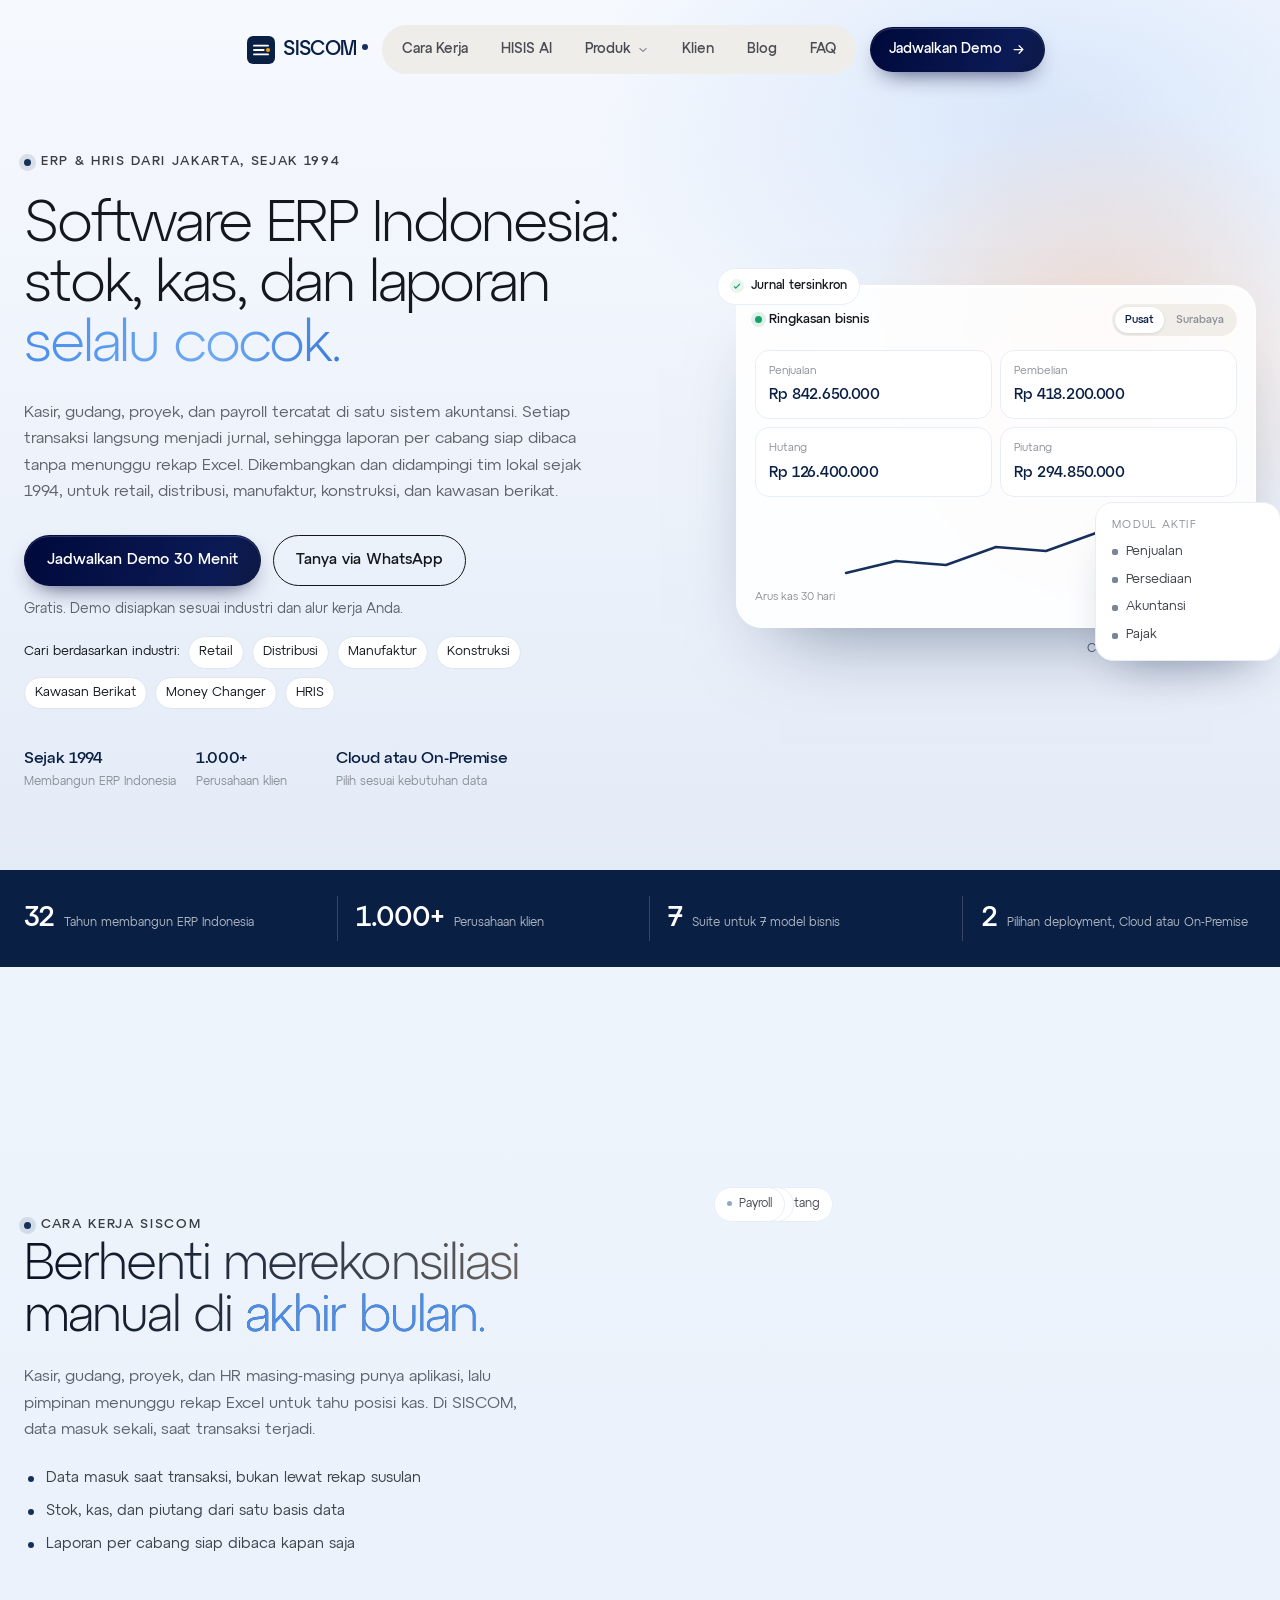
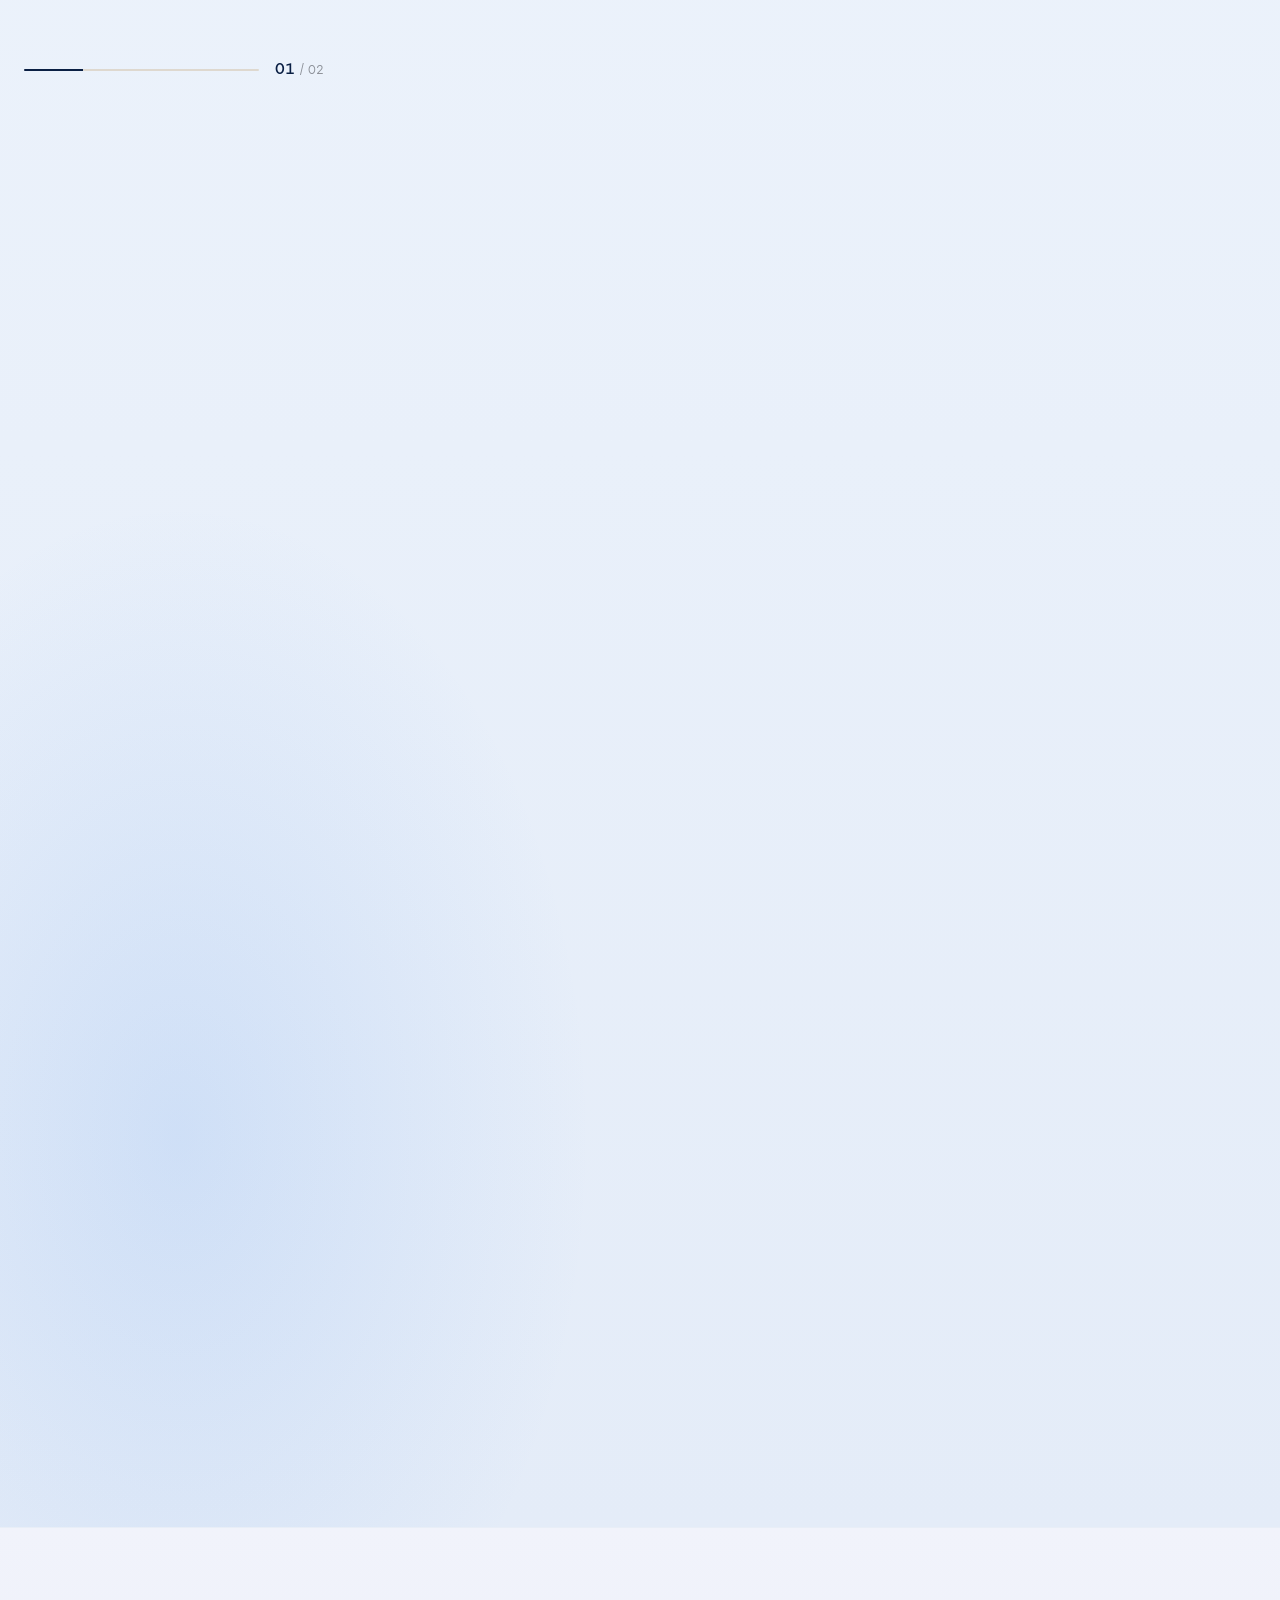
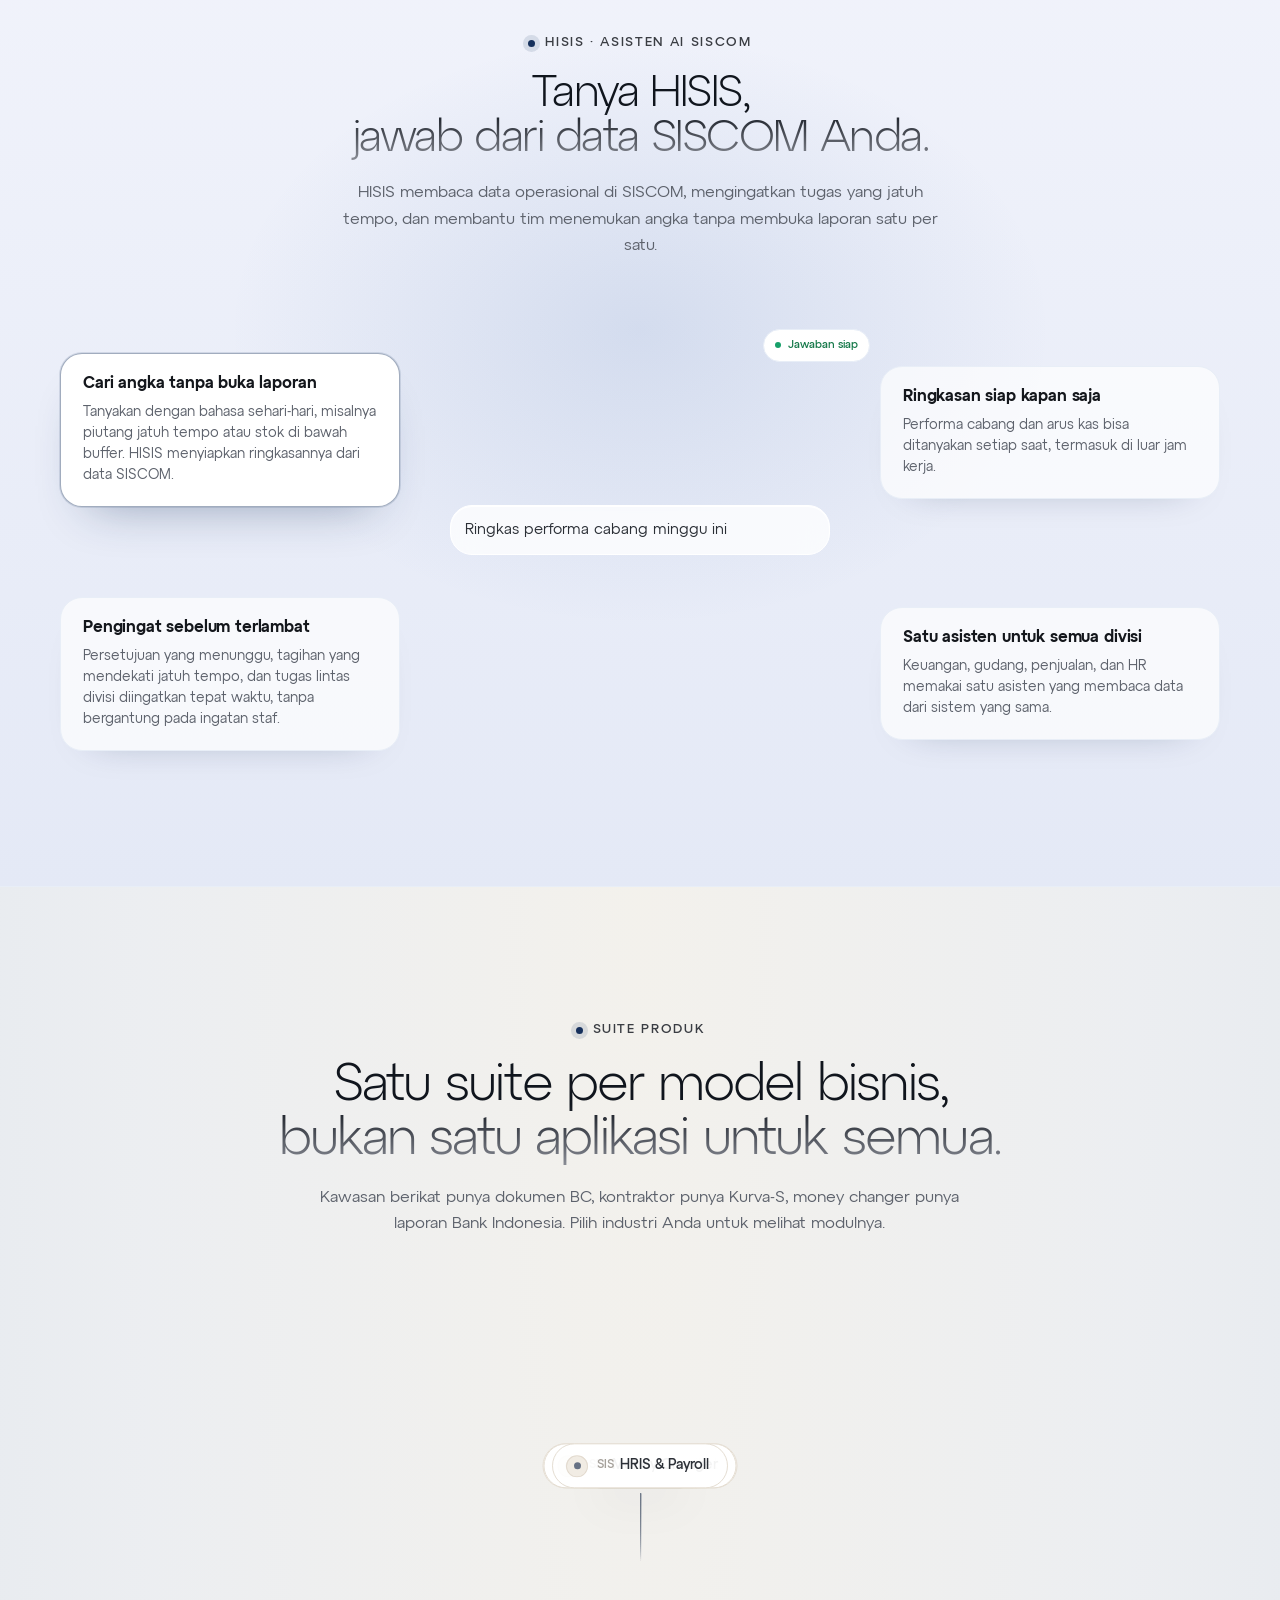
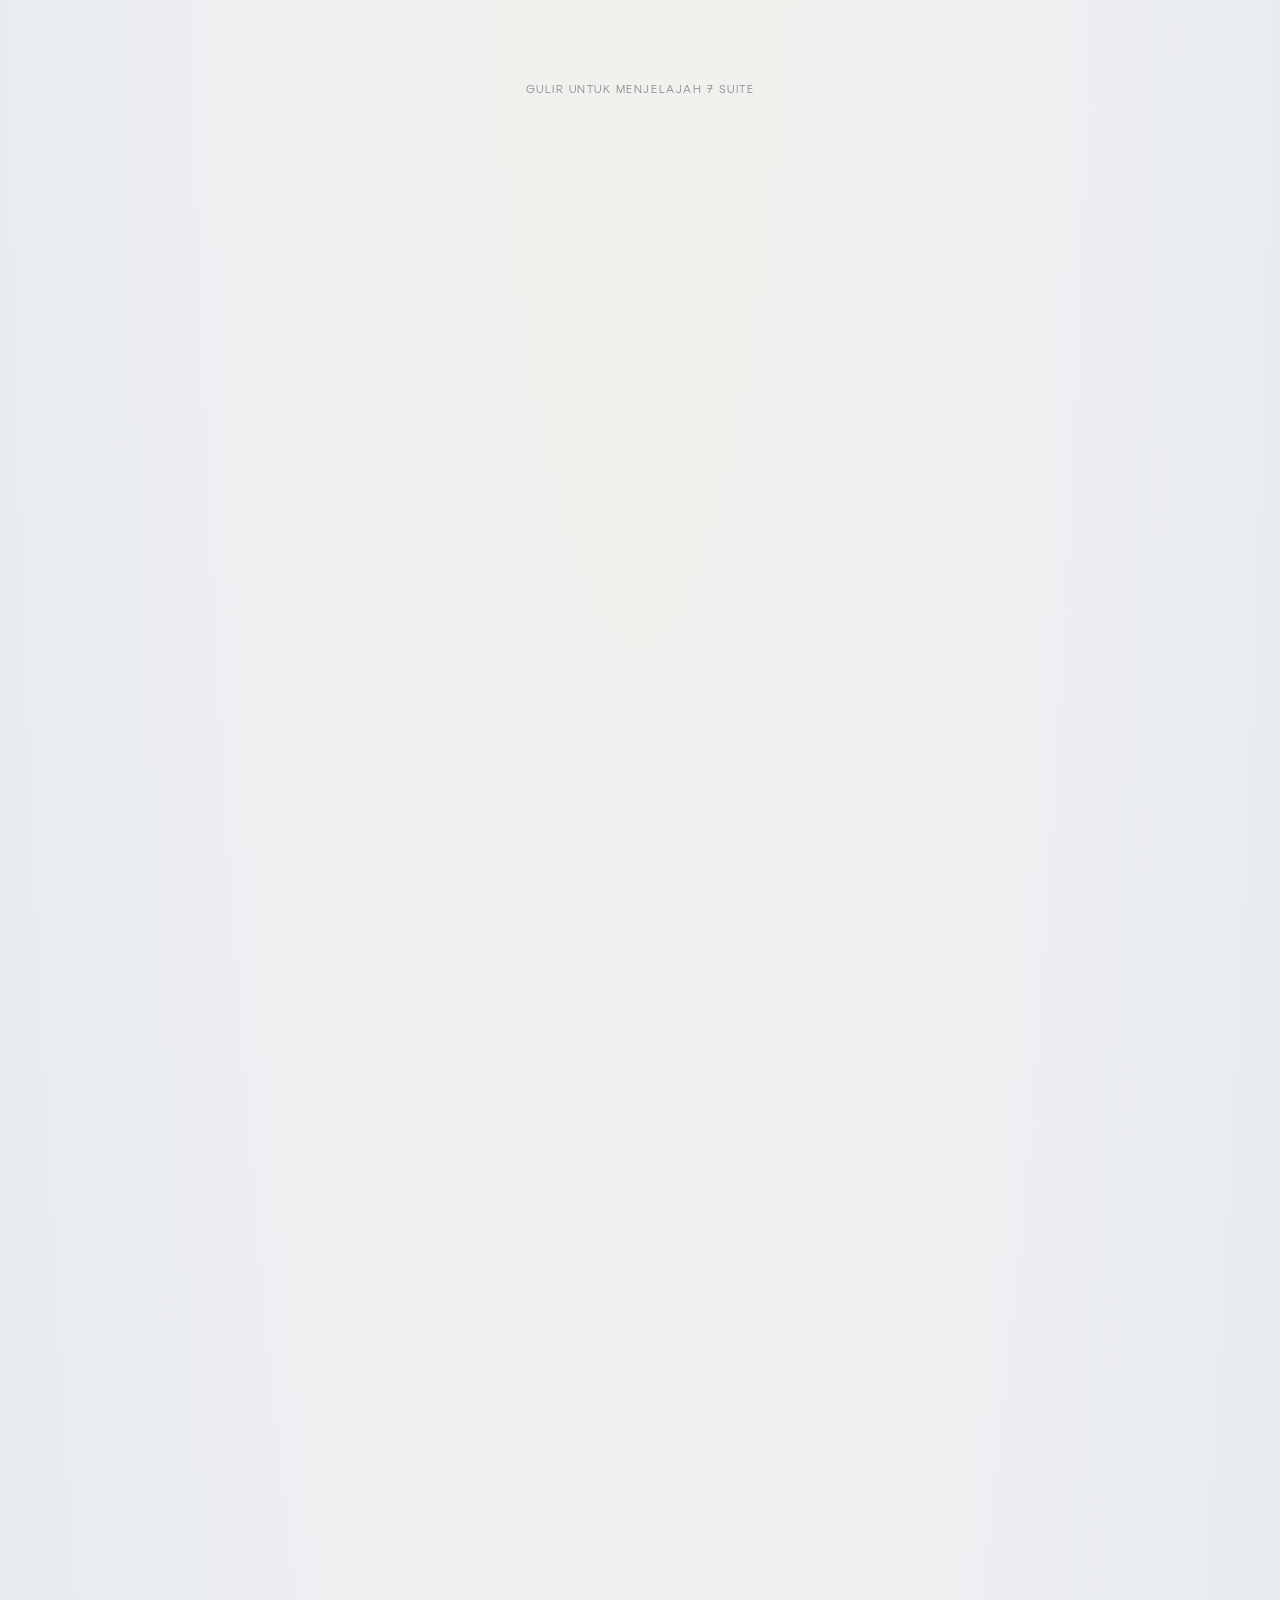
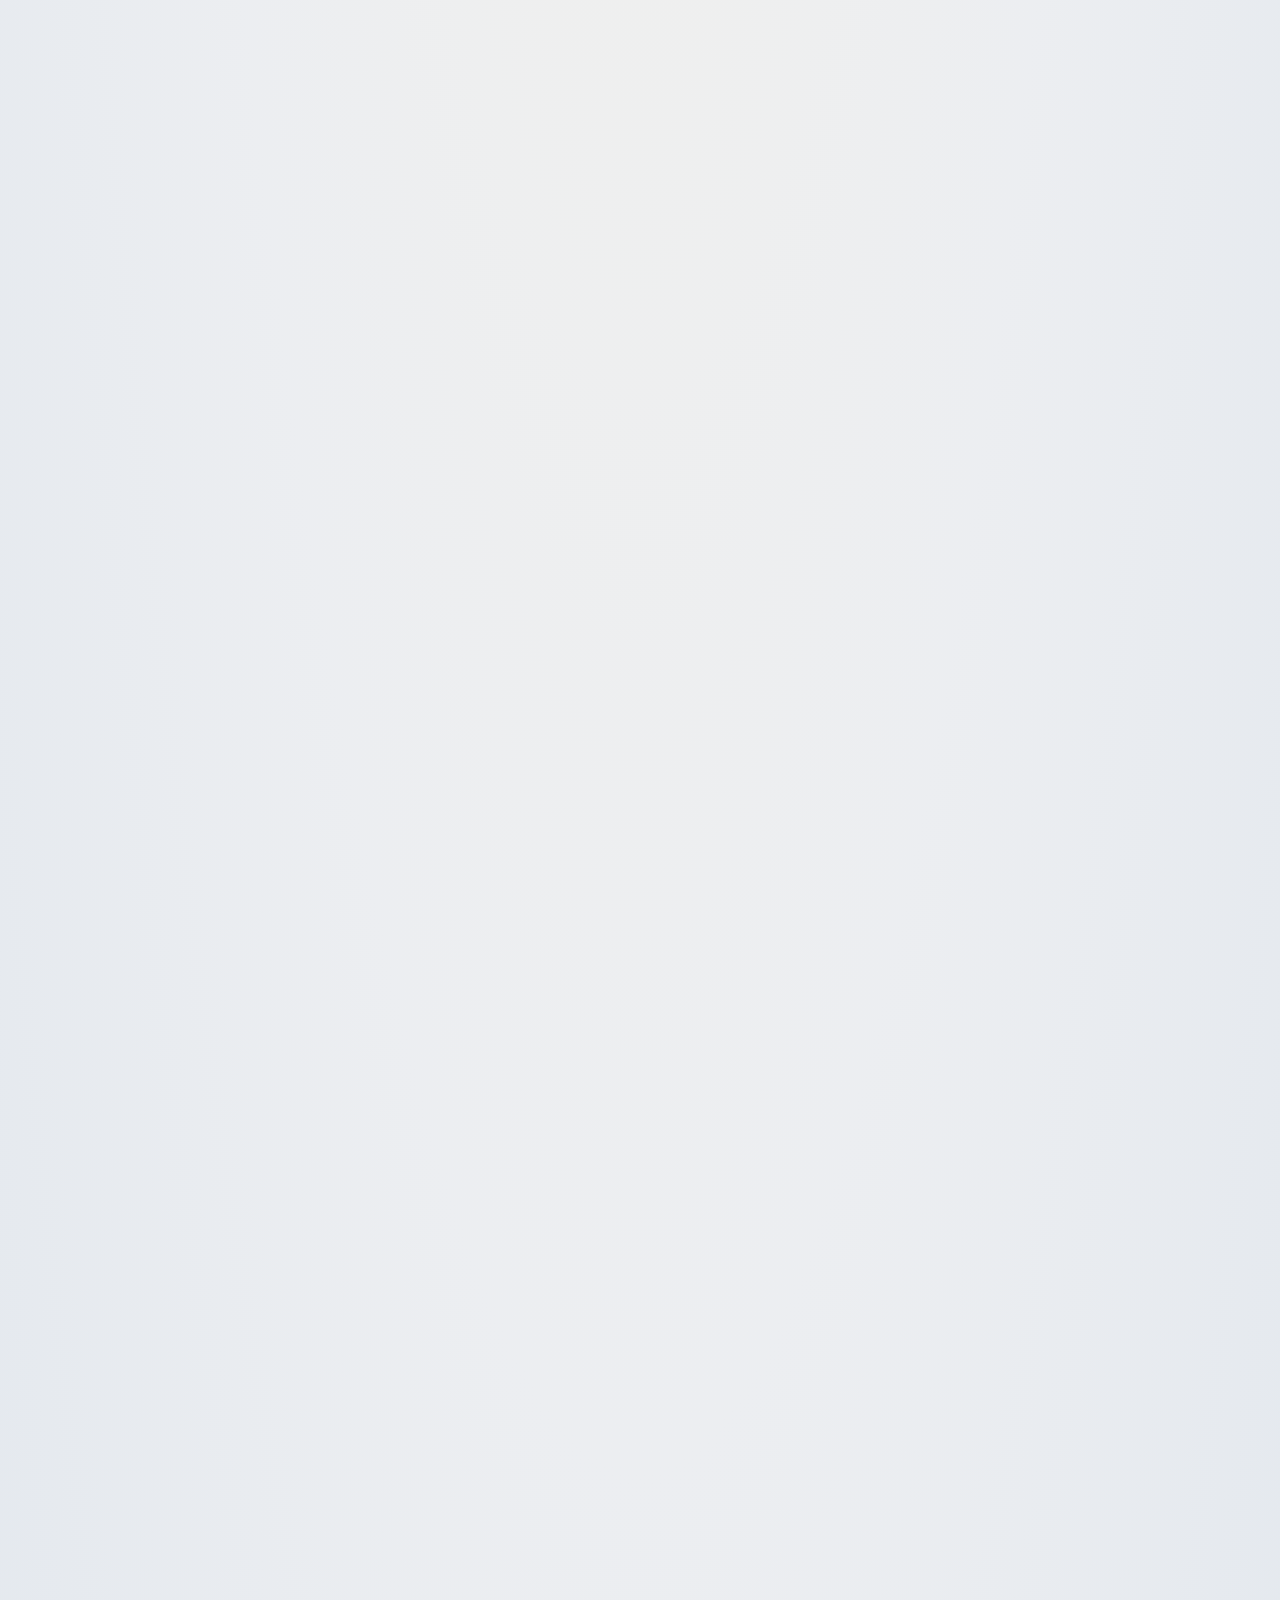
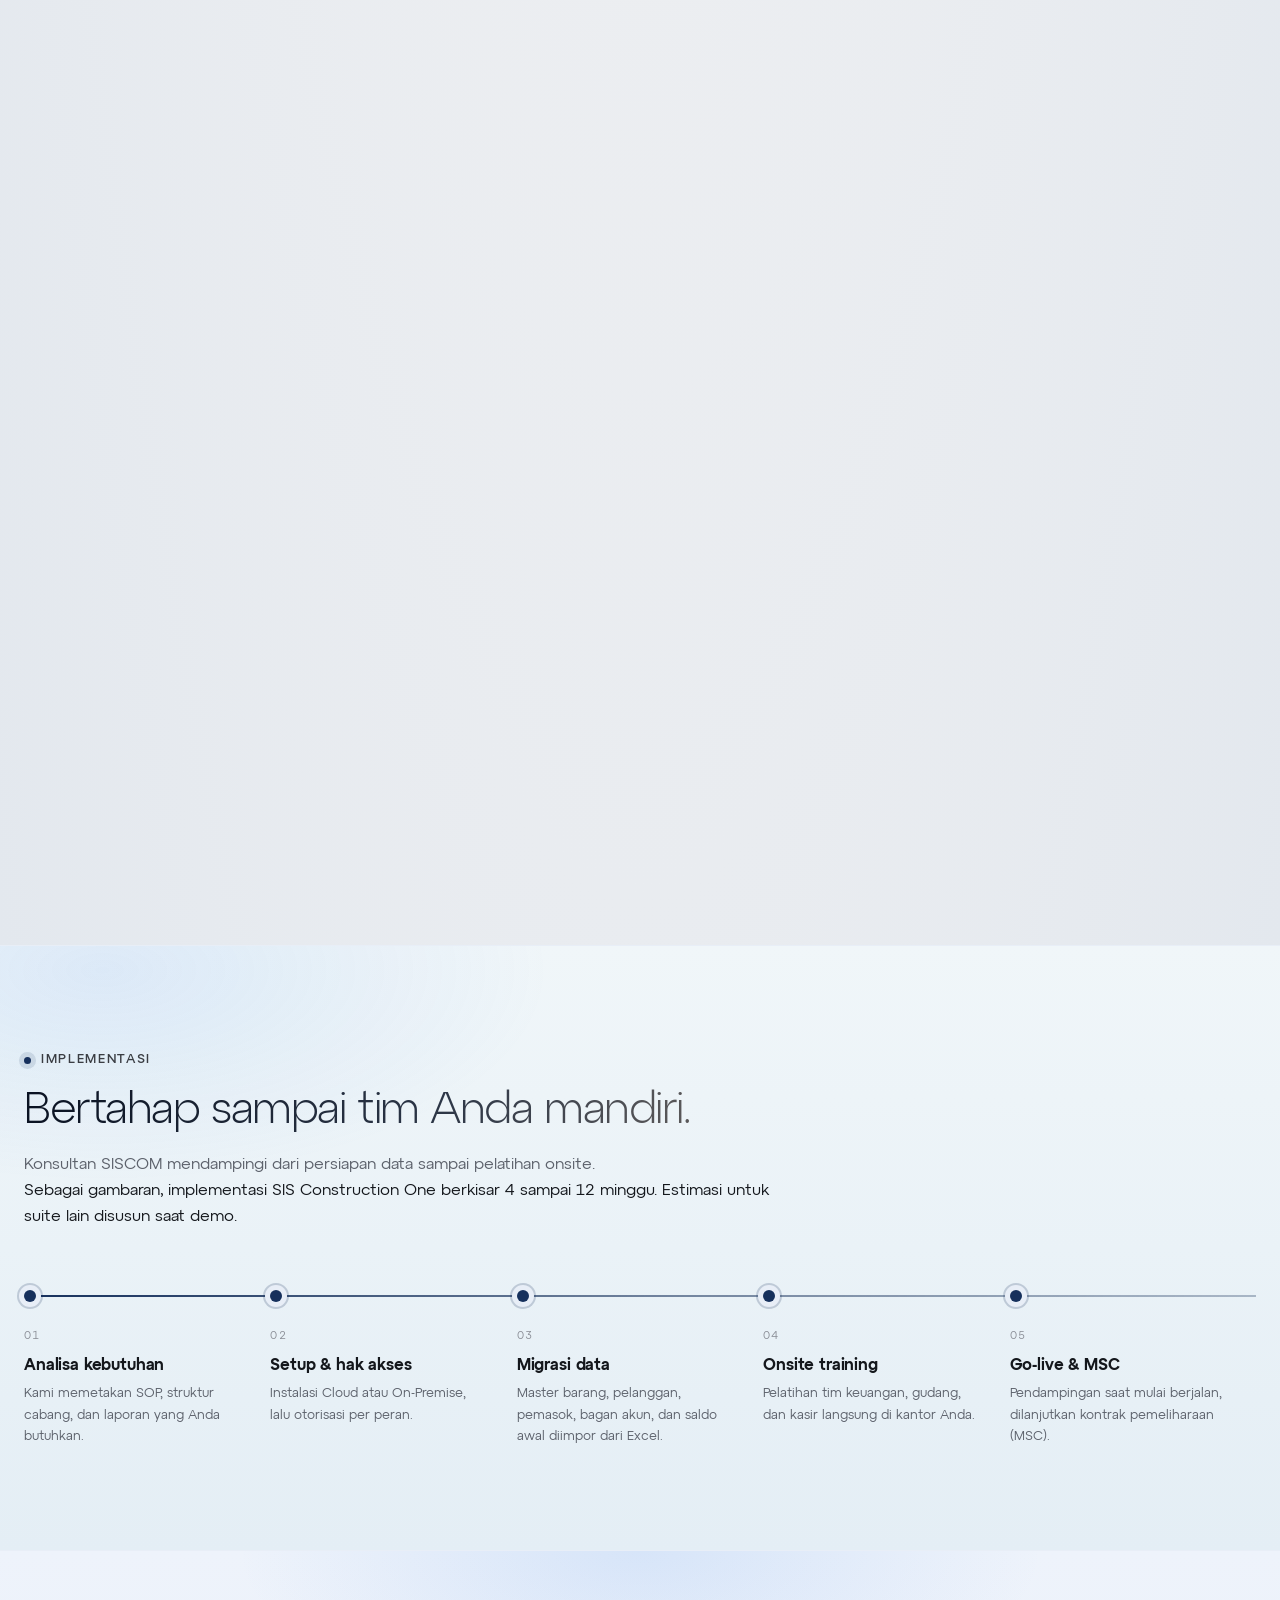
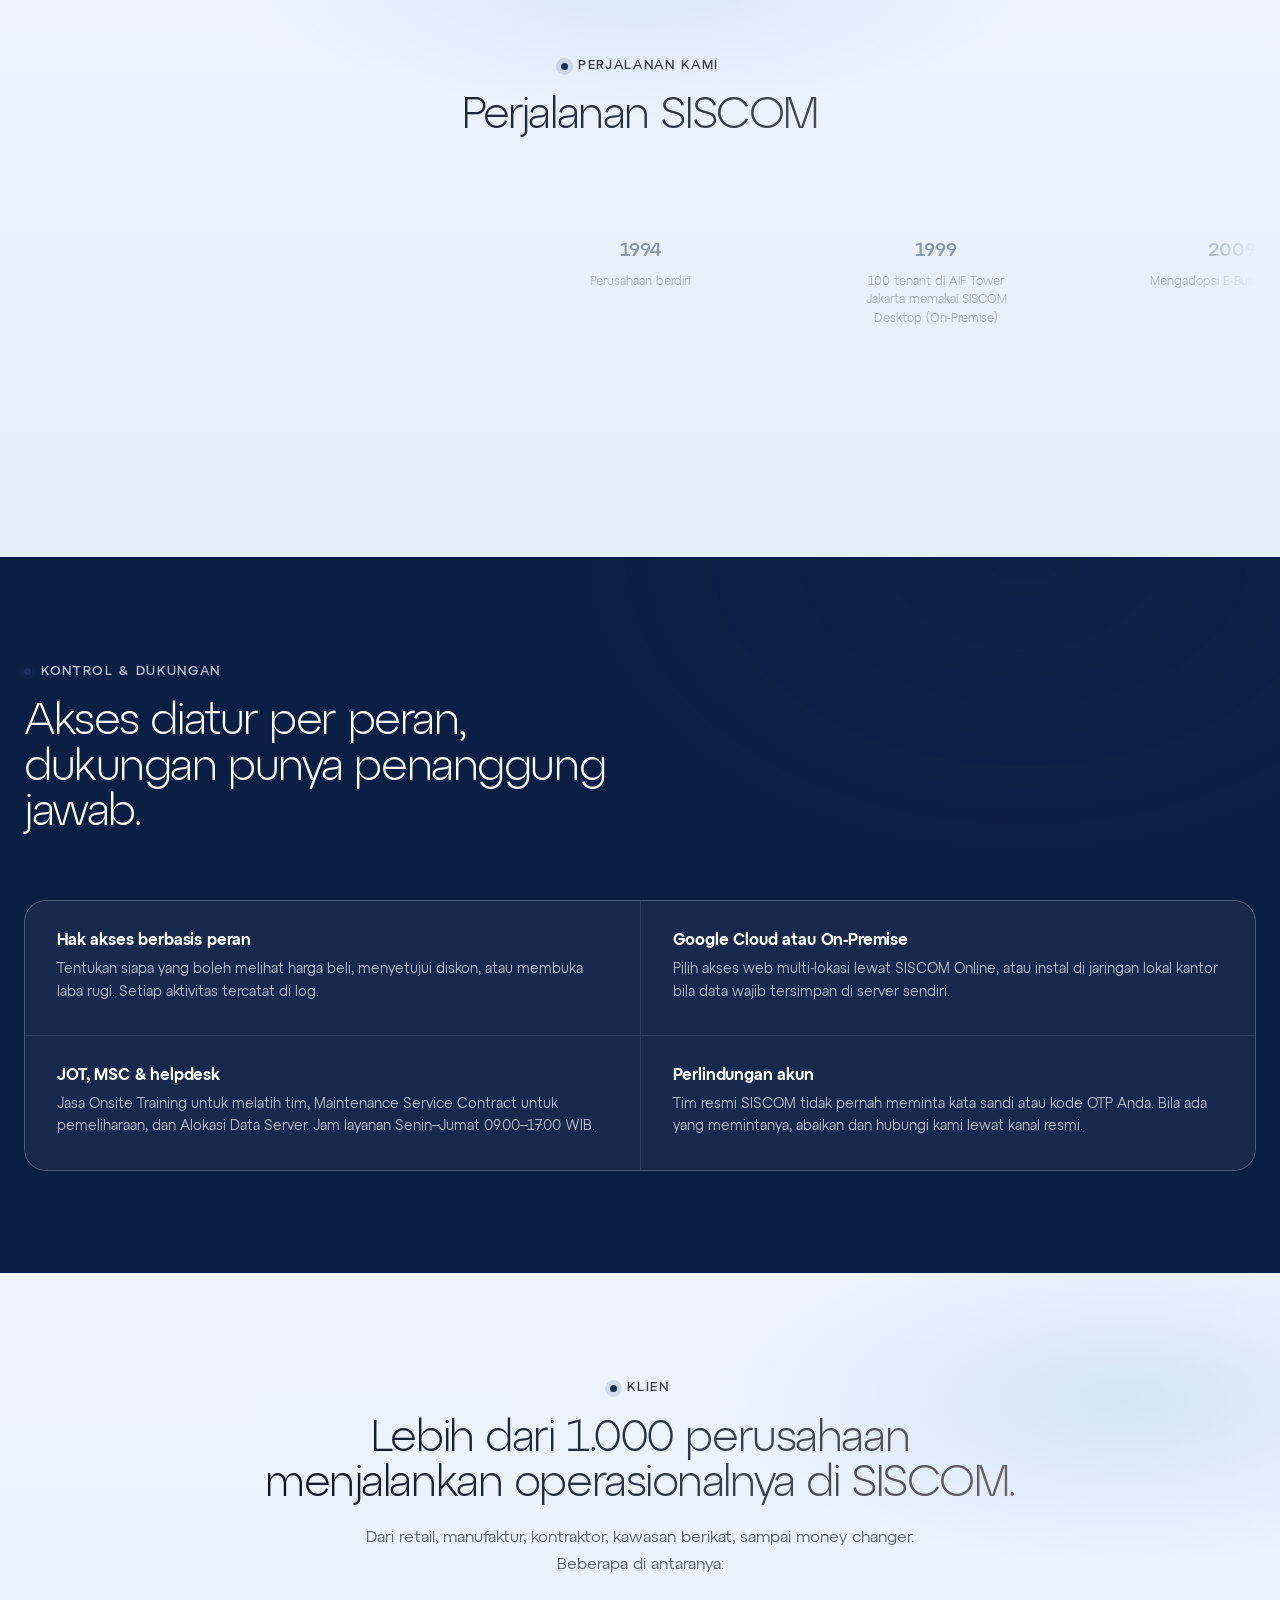
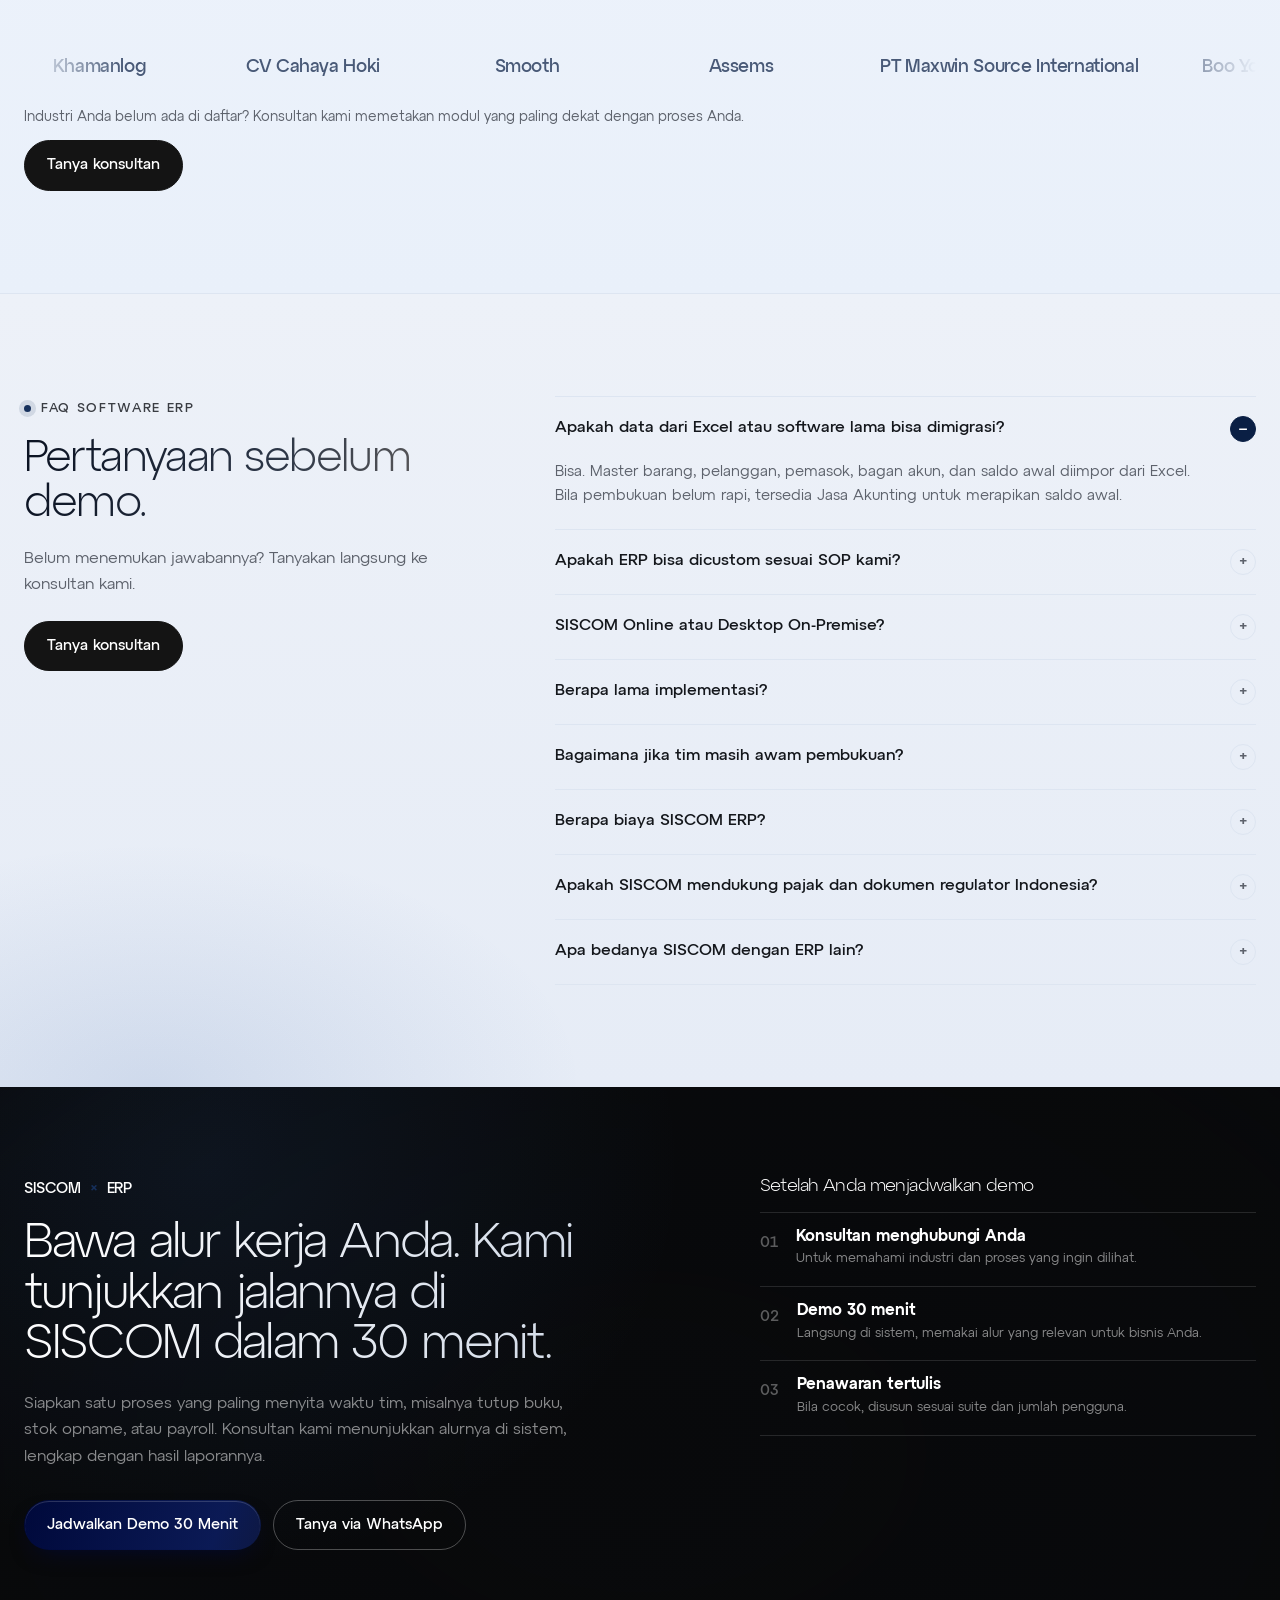
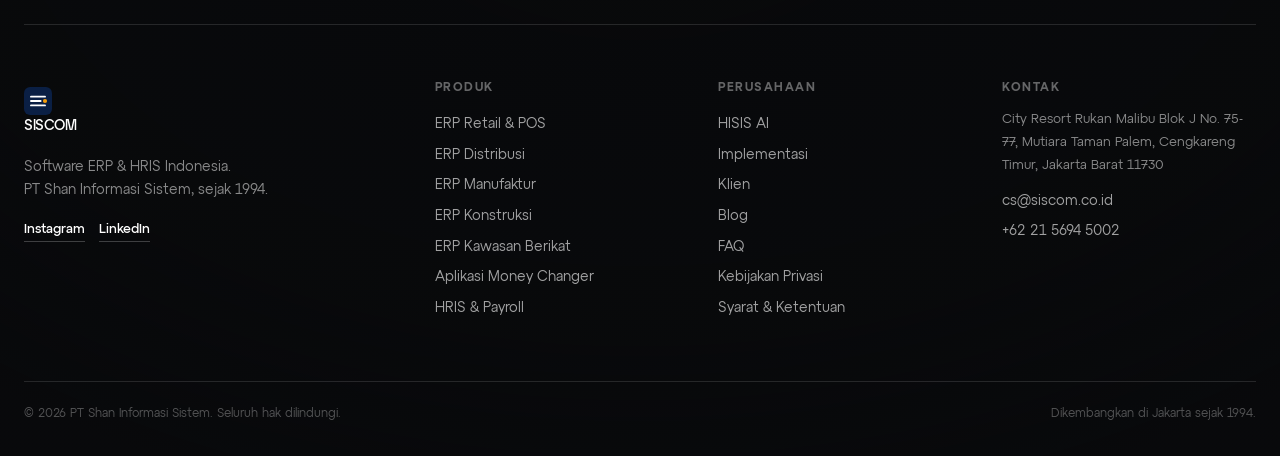
<file: index.html>
<!doctype html>
<html lang="id">
  <head>
    <meta charset="utf-8" />
    <meta name="viewport" content="width=device-width, initial-scale=1" />
    <title>Software ERP Indonesia untuk Retail &amp; Konstruksi | SISCOM</title>
    <meta name="description" content="Software ERP &amp; HRIS sejak 1994: stok, kas, laporan selalu cocok. Retail, distribusi, manufaktur, konstruksi, kawasan berikat. Jadwalkan demo 30 menit." />
    <meta name="theme-color" content="#0a1f44" />
    <link rel="canonical" href="https://siscom.co.id/" />
    <meta property="og:type" content="website" />
    <meta property="og:locale" content="id_ID" />
    <meta property="og:site_name" content="SISCOM" />
    <meta property="og:title" content="SISCOM: Software ERP &amp; HRIS Indonesia sejak 1994" />
    <meta property="og:description" content="Stok, kas, dan laporan selalu cocok. Suite ERP untuk retail, distribusi, manufaktur, kontraktor, kawasan berikat, money changer, dan HRIS." />
    <meta property="og:url" content="https://siscom.co.id/" />
    <!-- TODO: ganti dengan aset PNG/JPG 1200x630 sebelum publikasi. -->
    <meta property="og:image" content="https://siscom.co.id/assets/img/og.svg" />
    <meta name="twitter:card" content="summary_large_image" />
    <meta name="twitter:title" content="SISCOM: Software ERP &amp; HRIS Indonesia sejak 1994" />
    <meta name="twitter:description" content="Stok, kas, dan laporan selalu cocok. Suite ERP untuk retail, distribusi, manufaktur, kontraktor, kawasan berikat, money changer, dan HRIS." />
    <meta name="twitter:image" content="https://siscom.co.id/assets/img/og.svg" />
    <link rel="icon" href="assets/img/logo.svg" type="image/svg+xml" />
    <link rel="stylesheet" href="assets/css/style.css" />
    <script type="application/ld+json">
      {
        "@context": "https://schema.org",
        "@type": "Organization",
        "name": "PT Shan Informasi Sistem (SISCOM)",
        "url": "https://siscom.co.id/",
        "description": "Pengembang software ERP dan HRIS Indonesia sejak 1994: retail, distribusi, manufaktur, konstruksi, kawasan berikat, money changer, dan payroll.",
        "foundingDate": "1994",
        "email": "cs@siscom.co.id",
        "telephone": "+62-21-5694-5002",
        "sameAs": [
          "https://www.instagram.com/siscomsoftware/",
          "https://id.linkedin.com/company/pt-shan-informasi-sistem"
        ],
        "address": {
          "@type": "PostalAddress",
          "streetAddress": "City Resort Rukan Malibu Blok J No. 75-77, Mutiara Taman Palem, Cengkareng Timur",
          "addressLocality": "Jakarta Barat",
          "postalCode": "11730",
          "addressCountry": "ID"
        }
      }
    </script>
    <script type="application/ld+json">
      {
        "@context": "https://schema.org",
        "@type": "FAQPage",
        "mainEntity": [
          {"@type":"Question","name":"Apakah data dari Excel atau software lama bisa dimigrasi?","acceptedAnswer":{"@type":"Answer","text":"Bisa. Master barang, pelanggan, pemasok, bagan akun, dan saldo awal diimpor dari Excel. Bila pembukuan belum rapi, tersedia Jasa Akunting untuk merapikan saldo awal."}},
          {"@type":"Question","name":"Apakah ERP bisa dicustom sesuai SOP kami?","acceptedAnswer":{"@type":"Answer","text":"Bisa. SISCOM melayani kustomisasi fitur, alur persetujuan, dan format laporan. Kebutuhan dipetakan saat sesi demo, jadi Anda tahu mana yang sudah tersedia dan mana yang perlu penyesuaian."}},
          {"@type":"Question","name":"SISCOM Online atau Desktop On-Premise?","acceptedAnswer":{"@type":"Answer","text":"Online (Google Cloud) cocok untuk bisnis dengan banyak cabang. On-Premise cocok bila data wajib tersimpan di server kantor. Pilihannya dibahas saat analisa kebutuhan."}},
          {"@type":"Question","name":"Berapa lama implementasi?","acceptedAnswer":{"@type":"Answer","text":"Bergantung pada jumlah modul, kesiapan data, jumlah cabang, dan kustomisasi. Sebagai gambaran, SIS Construction One berkisar 4 sampai 12 minggu. Estimasi untuk bisnis Anda disusun saat demo."}},
          {"@type":"Question","name":"Bagaimana jika tim masih awam pembukuan?","acceptedAnswer":{"@type":"Answer","text":"Tersedia Jasa Onsite Training dan Jasa Akunting untuk merapikan pembukuan dan saldo awal."}},
          {"@type":"Question","name":"Berapa biaya SISCOM ERP?","acceptedAnswer":{"@type":"Answer","text":"Biaya bergantung pada suite, jumlah pengguna, serta pilihan Cloud atau On-Premise. Setelah demo, tim kami mengirim penawaran tertulis yang merinci lisensi, implementasi, dan pemeliharaan."}},
          {"@type":"Question","name":"Apakah SISCOM mendukung pajak dan dokumen regulator Indonesia?","acceptedAnswer":{"@type":"Answer","text":"Ya. Faktur pajak terbit dari transaksi. SIS PusatBerikat menyiapkan dokumen BC 2.3 sampai 4.0 sesuai format DJBC, SIS ForexSuite terhubung dengan laporan BI dan SIPESAT, dan SIS CoreHR menghitung pajak dan BPJS."}},
          {"@type":"Question","name":"Apa bedanya SISCOM dengan ERP lain?","acceptedAnswer":{"@type":"Answer","text":"SISCOM dibuat per model bisnis, dengan dokumen dan aturan lokal sebagai fitur bawaan: BC kawasan berikat, laporan Bank Indonesia, pajak konstruksi, dan BPJS. Bisa dipasang di cloud atau server sendiri, dan didampingi konsultan lokal dari analisa sampai pemeliharaan."}}
        ]
      }
    </script>
    <script src="assets/js/main.js" defer></script>
    <style>
      .cta-note,.dash-note,.client-cta{margin-top:12px;color:var(--ink2);font-size:.86rem}
      .hero-chips{display:flex;flex-wrap:wrap;gap:8px;align-items:center;margin-top:16px;font-size:.8rem}
      .hero-chips a{border:1px solid var(--line);border-radius:99px;padding:5px 10px;background:#fff}
      .trust{gap:20px}.trust-item{min-width:120px}.trust-item b{font-size:1rem}
      .dash-note{text-align:right;font-size:.72rem}
      .client-cta .btn{margin-top:12px}
      .foot-steps-title{margin:0 0 16px;color:#fff;font-size:1.15rem}
      .mobile-cta{display:none}
      @media(max-width:720px){.mobile-cta{position:fixed;z-index:70;inset:auto 0 0;display:block;padding:10px 16px calc(10px + env(safe-area-inset-bottom));background:rgba(255,255,255,.96);box-shadow:0 -8px 26px rgba(10,31,68,.12)}.mobile-cta .btn{width:100%}body{padding-bottom:76px}}
    </style>
  </head>
  <body>
    <a class="skip" href="#main">Lewati ke konten</a>
    <header class="site-head" id="top">
      <div class="nav-shell">
        <a class="brand" href="#hero" aria-label="SISCOM ERP, kembali ke atas"><img src="assets/img/logo.svg" alt="" width="28" height="28" /><span class="brand-word">SISCOM</span><i class="brand-dot"></i></a>
        <nav class="nav" id="nav" aria-label="Utama">
          <span class="nav-ink" aria-hidden="true"></span>
          <a href="#solusi">Cara Kerja</a><a href="#hisis">HISIS AI</a>
          <div class="nav-drop"><button class="nav-drop-btn" type="button" aria-expanded="false" aria-controls="productMenu">Produk<svg viewBox="0 0 24 24" aria-hidden="true"><path d="m6 9 6 6 6-6" /></svg></button>
            <div class="nav-drop-panel" id="productMenu">
              <a href="https://siscom.co.id/product/retail"><i class="d1"></i><span><b>SIS SmartPOS</b><small>POS dan stok untuk retail multi-outlet</small></span></a>
              <a href="https://siscom.co.id/product/distributor"><i class="d2"></i><span><b>SIS Distribution Suite</b><small>Piutang, limit kredit, dan salesman</small></span></a>
              <a href="https://siscom.co.id/product/manufaktur"><i class="d3"></i><span><b>SIS Manufacturing Suite</b><small>BOM, MRP, dan HPP produksi</small></span></a>
              <a href="https://siscom.co.id/product/kontraktor"><i class="d4"></i><span><b>SIS Construction One</b><small>RAB, Kurva-S, dan subkontraktor</small></span></a>
              <a href="https://siscom.co.id/product/it-kawasan-berikat"><i class="d2"></i><span><b>SIS PusatBerikat</b><small>Dokumen BC 2.3 sampai 4.0</small></span></a>
              <a href="https://siscom.co.id/product/money-changer"><i class="d3"></i><span><b>SIS ForexSuite</b><small>Money changer dan laporan BI</small></span></a>
              <a href="https://siscom.co.id/product/hrispayroll"><i class="d4"></i><span><b>SIS CoreHR</b><small>Absensi, payroll, pajak, dan BPJS</small></span></a>
            </div>
          </div>
          <a href="#klien">Klien</a><a href="blog.html">Blog</a><a href="#faq">FAQ</a>
        </nav>
        <div class="nav-actions"><a class="btn btn-a nav-cta" href="demo.html"><span class="cta-full">Jadwalkan Demo</span><span class="cta-short">Demo</span><svg viewBox="0 0 24 24" aria-hidden="true"><path d="M5 12h14M13 6l6 6-6 6" /></svg></a><button class="burger" id="burger" type="button" aria-label="Buka menu" aria-expanded="false" aria-controls="drawer"><span></span><span></span><span></span></button></div>
      </div>
    </header>
    <div class="drawer" id="drawer" aria-hidden="true"><div class="drawer-top"><span class="drawer-label">Menu</span><button class="burger close" id="close" type="button" aria-label="Tutup menu"><span></span><span></span></button></div><nav aria-label="Menu seluler"><a href="#solusi">Cara Kerja</a><a href="#hisis">HISIS AI</a><a href="#produk">Produk</a><a href="#proses">Implementasi</a><a href="#klien">Klien</a><a href="blog.html">Blog</a><a href="#faq">FAQ</a></nav><a class="btn btn-a drawer-cta" href="demo.html">Jadwalkan Demo 30 Menit</a><p class="drawer-note">Konsultan SISCOM siap membantu, Senin–Jumat 09.00–17.00 WIB.</p></div>
    <main id="main">
      <section class="hero" id="hero"><div class="hero-glow" aria-hidden="true"></div><div class="wrap hero-grid">
        <div class="hero-copy"><p class="eyebrow"><i></i>ERP &amp; HRIS dari Jakarta, sejak 1994</p><h1>Software ERP Indonesia: stok, kas, dan laporan <span class="grad-text">selalu cocok.</span></h1>
          <p class="lead">Kasir, gudang, proyek, dan payroll tercatat di satu sistem akuntansi. Setiap transaksi langsung menjadi jurnal, sehingga laporan per cabang siap dibaca tanpa menunggu rekap Excel. Dikembangkan dan didampingi tim lokal sejak 1994, untuk retail, distribusi, manufaktur, konstruksi, dan kawasan berikat.</p>
          <div class="cta-row"><a class="btn btn-a" href="demo.html">Jadwalkan Demo 30 Menit</a><a class="btn btn-line" data-wa="Halo SISCOM, saya ingin berdiskusi soal ERP. Bidang usaha saya:" href="#">Tanya via WhatsApp</a></div>
          <p class="cta-note">Gratis. Demo disiapkan sesuai industri dan alur kerja Anda.</p>
          <div class="hero-chips"><span>Cari berdasarkan industri:</span><a href="#produk">Retail</a><a href="#produk">Distribusi</a><a href="#produk">Manufaktur</a><a href="#produk">Konstruksi</a><a href="#produk">Kawasan Berikat</a><a href="#produk">Money Changer</a><a href="#produk">HRIS</a></div>
          <div class="trust"><div class="trust-item"><b>Sejak 1994</b><small>Membangun ERP Indonesia</small></div><div class="trust-item"><b>1.000+</b><small>Perusahaan klien</small></div><div class="trust-item"><b>Cloud atau On-Premise</b><small>Pilih sesuai kebutuhan data</small></div></div>
        </div>
        <div class="hero-stage"><div class="dash" aria-label="Contoh tampilan dasbor SISCOM dengan data ilustrasi"><div class="dash-head"><span class="dash-title"><i class="live"></i>Ringkasan bisnis</span><div class="sw" role="group" aria-label="Pilih cabang"><button type="button" aria-pressed="true" data-b="0">Pusat</button><button type="button" aria-pressed="false" data-b="1">Surabaya</button></div></div>
          <div class="kpis"><div class="kpi"><small>Penjualan</small><b id="k0">Rp 842.650.000</b></div><div class="kpi"><small>Pembelian</small><b id="k1">Rp 418.200.000</b></div><div class="kpi"><small>Hutang</small><b id="k2">Rp 126.400.000</b></div><div class="kpi"><small>Piutang</small><b id="k3">Rp 294.850.000</b></div></div>
          <svg class="spark" viewBox="0 0 308 74" aria-hidden="true"><path id="spark" d="M4 64L54 52L104 56L154 38L204 42L254 24L304 14" fill="none" stroke="currentColor" stroke-width="2.4" stroke-linecap="round" stroke-linejoin="round" /></svg>
          <div class="dash-foot"><span>Arus kas 30 hari</span><span class="chip-ok">Real-time</span></div><div class="float-card" aria-hidden="true"><p class="float-label">Modul aktif</p><ul><li><i></i>Penjualan</li><li><i></i>Persediaan</li><li><i></i>Akuntansi</li><li><i></i>Pajak</li></ul></div><div class="float-badge"><svg viewBox="0 0 24 24"><path d="m5 13 4 4L19 7" /></svg>Jurnal tersinkron</div></div><p class="dash-note">Contoh tampilan, data ilustrasi</p></div>
      </div></section>
      <div class="stats"><div class="wrap stats-grid"><div><b data-n="32">0</b><span>Tahun membangun ERP Indonesia</span></div><div><b data-n="1000" data-suf="+">0</b><span>Perusahaan klien</span></div><div><b data-n="7">0</b><span>Suite untuk 7 model bisnis</span></div><div><b data-n="2">0</b><span>Pilihan deployment, Cloud atau On-Premise</span></div></div></div>
      <section class="story" id="solusi" aria-label="Cara kerja SISCOM"><div class="story-sticky"><div class="wrap story-grid"><div class="story-copy"><p class="eyebrow"><i></i>Cara kerja SISCOM</p><div class="story-slides">
        <article class="story-slide is-active" data-step="0"><h2 class="big">Berhenti merekonsiliasi manual di <span class="muted">akhir bulan.</span></h2><p class="lead">Kasir, gudang, proyek, dan HR masing-masing punya aplikasi, lalu pimpinan menunggu rekap Excel untuk tahu posisi kas. Di SISCOM, data masuk sekali, saat transaksi terjadi.</p><ul class="story-list"><li>Data masuk saat transaksi, bukan lewat rekap susulan</li><li>Stok, kas, dan piutang dari satu basis data</li><li>Laporan per cabang siap dibaca kapan saja</li></ul></article>
        <article class="story-slide" data-step="1"><h2 class="big">Setiap transaksi langsung menjadi <span class="muted">jurnal.</span></h2><p class="lead">Scan barcode di kasir, stok dan nilai persediaan ikut berubah seketika. Diskon, pajak, dan hak akses mengikuti aturan yang Anda tetapkan, bukan kebiasaan masing-masing staf.</p><ul class="story-list"><li>HPP dan landed cost dihitung otomatis</li><li>Persetujuan berjenjang sesuai peran</li><li>Jejak audit untuk setiap perubahan</li></ul></article>
      </div><div class="story-foot"><div class="story-rail"><i></i></div><p class="story-count"><b>01</b><span>/ 02</span></p></div></div><div class="story-stage"><div class="vis vis-a is-active"><div class="orbit-stage"><span class="orbit-chip c1">Kartu stok</span><span class="orbit-chip c2">Landed cost</span><span class="orbit-chip c3">Aging piutang</span><span class="orbit-chip c4">Kurva-S</span><span class="orbit-chip c5">Payroll</span></div></div><div class="vis vis-b"><div class="sys-wrap"><ul class="sys-list"><li class="sys-pill"><span>Kasir &amp; POS</span><small class="sys-badge">Penjualan tercatat</small></li><li class="sys-pill"><span>Gudang</span><small class="sys-badge">Stok berkurang</small></li><li class="sys-pill"><span>Akuntansi</span><small class="sys-badge">Jurnal terbentuk</small></li><li class="sys-pill"><span>Payroll</span><small class="sys-badge">Slip gaji siap</small></li><li class="sys-pill"><span>Proyek</span><small class="sys-badge">Progres terhitung</small></li><li class="sys-pill"><span>Pajak</span><small class="sys-badge">Faktur pajak terbit</small></li></ul><p class="sys-caption"><b>Gudang</b><span> · Stok berkurang</span></p></div></div></div></div></div></section>
      <section class="hisis" id="hisis"><div class="wrap"><div class="sec-head center"><p class="eyebrow"><i></i>HISIS · Asisten AI SISCOM</p><h2 class="grad-title">Tanya HISIS,<br />jawab dari data SISCOM Anda.</h2><p class="lead center">HISIS membaca data operasional di SISCOM, mengingatkan tugas yang jatuh tempo, dan membantu tim menemukan angka tanpa membuka laporan satu per satu.</p></div><div class="agents-stage"><div class="agents-orb"><div class="agent-prompt"><p><span class="prompt-text">Ringkas performa cabang minggu ini</span></p></div><span class="agent-chip ok"><i></i>Jawaban siap</span></div><div class="agent-cards" id="agentCards">
        <article class="agent-card is-on" data-card="0"><h3>Cari angka tanpa buka laporan</h3><p>Tanyakan dengan bahasa sehari-hari, misalnya piutang jatuh tempo atau stok di bawah buffer. HISIS menyiapkan ringkasannya dari data SISCOM.</p></article><article class="agent-card" data-card="1"><h3>Pengingat sebelum terlambat</h3><p>Persetujuan yang menunggu, tagihan yang mendekati jatuh tempo, dan tugas lintas divisi diingatkan tepat waktu, tanpa bergantung pada ingatan staf.</p></article><article class="agent-card" data-card="2"><h3>Ringkasan siap kapan saja</h3><p>Performa cabang dan arus kas bisa ditanyakan setiap saat, termasuk di luar jam kerja.</p></article><article class="agent-card" data-card="3"><h3>Satu asisten untuk semua divisi</h3><p>Keuangan, gudang, penjualan, dan HR memakai satu asisten yang membaca data dari sistem yang sama.</p></article>
      </div></div></div></section>
      <section class="domains" id="produk"><div class="dom-stage"><div class="wrap dom-inner"><div class="dom-intro"><div class="sec-head center"><p class="eyebrow"><i></i>Suite Produk</p><h2 class="grad-title">Satu suite per model bisnis,<br />bukan satu aplikasi untuk semua.</h2><p class="lead center">Kawasan berikat punya dokumen BC, kontraktor punya Kurva-S, money changer punya laporan Bank Indonesia. Pilih industri Anda untuk melihat modulnya.</p></div><div class="dom-field"><div class="domain-pills" id="domainPills"></div></div><p class="dom-hint">Gulir untuk menjelajah 7 suite</p></div>
        <div class="dom-show is-in" id="domShow" aria-live="polite"><article class="dom-card"><div class="dom-card-top"><span class="dom-tag" id="domTag">Retail</span><span class="dom-count" id="domCount">01 / 07</span></div><h3 id="domName">SIS SmartPOS</h3><p class="dom-head" id="domHead"></p><p class="dom-desc" id="domDesc"></p><p class="dom-out">HASIL YANG DIDAPAT</p><p class="dom-out-text" id="domOutcome"></p><a class="btn btn-a dom-cta" id="domCta" href="demo.html">Demo SmartPOS</a></article><div class="dom-panels-wrap"><div class="dom-panels" id="domPanels"></div></div></div>
      </div></div></section>
      <section class="process" id="proses"><div class="wrap"><div class="sec-head rv"><p class="eyebrow"><i></i>Implementasi</p><h2>Bertahap sampai tim Anda mandiri.</h2><p class="lead">Konsultan SISCOM mendampingi dari persiapan data sampai pelatihan onsite.</p><p class="note">Sebagai gambaran, implementasi SIS Construction One berkisar 4 sampai 12 minggu. Estimasi untuk suite lain disusun saat demo.</p></div><ol class="tl rv"><li><span>01</span><h3>Analisa kebutuhan</h3><p>Kami memetakan SOP, struktur cabang, dan laporan yang Anda butuhkan.</p></li><li><span>02</span><h3>Setup &amp; hak akses</h3><p>Instalasi Cloud atau On-Premise, lalu otorisasi per peran.</p></li><li><span>03</span><h3>Migrasi data</h3><p>Master barang, pelanggan, pemasok, bagan akun, dan saldo awal diimpor dari Excel.</p></li><li><span>04</span><h3>Onsite training</h3><p>Pelatihan tim keuangan, gudang, dan kasir langsung di kantor Anda.</p></li><li><span>05</span><h3>Go-live &amp; MSC</h3><p>Pendampingan saat mulai berjalan, dilanjutkan kontrak pemeliharaan (MSC).</p></li></ol></div></section>
      <section class="history" id="sejarah"><div class="wrap"><div class="sec-head center rv"><p class="eyebrow"><i></i>Perjalanan Kami</p><h2>Perjalanan SISCOM</h2></div><div class="history-arc rv"><div class="hist-arc-row"><div class="hist-row row-1"><article class="hist-item"><b class="hist-year">1994</b><p class="hist-desc">Perusahaan berdiri</p></article><article class="hist-item"><b class="hist-year">1999</b><p class="hist-desc">100 tenant di AIF Tower Jakarta memakai SISCOM Desktop (On-Premise)</p></article><article class="hist-item"><b class="hist-year">2009</b><p class="hist-desc">Mengadopsi E-Business Suite</p></article><article class="hist-item"><b class="hist-year">2013</b><p class="hist-desc">Aplikasi mobile pertama</p></article><article class="hist-item"><b class="hist-year">2018</b><p class="hist-desc">SISCOM Ecosystem: arsitektur dipindah ke cloud</p></article><article class="hist-item"><b class="hist-year">2019</b><p class="hist-desc">Merilis SISCOM Mobile Apps</p></article><article class="hist-item"><b class="hist-year">2020</b><p class="hist-desc">Mobile apps dengan fitur baru</p></article><article class="hist-item"><b class="hist-year">2021</b><p class="hist-desc">Mobile information system untuk tim sales</p></article><article class="hist-item"><b class="hist-year">2022</b><p class="hist-desc">Meluncurkan HRIS: SISCOM Integrated SDM</p></article><article class="hist-item"><b class="hist-year">2023</b><p class="hist-desc">SISCOPE ERP untuk Islamic banking dan multi deposito</p></article><article class="hist-item"><b class="hist-year">2026</b><p class="hist-desc">Mengembangkan AI Intergrated ERP</p></article></div></div></div></div></section>
      <section class="secure" id="keamanan"><div class="wrap"><div class="sec-head rv"><p class="eyebrow light"><i></i>Kontrol &amp; Dukungan</p><h2>Akses diatur per peran, dukungan punya penanggung jawab.</h2></div><div class="sec-grid"><div><h3>Hak akses berbasis peran</h3><p>Tentukan siapa yang boleh melihat harga beli, menyetujui diskon, atau membuka laba rugi. Setiap aktivitas tercatat di log.</p></div><div><h3>Google Cloud atau On-Premise</h3><p>Pilih akses web multi-lokasi lewat SISCOM Online, atau instal di jaringan lokal kantor bila data wajib tersimpan di server sendiri.</p></div><div><h3>JOT, MSC &amp; helpdesk</h3><p>Jasa Onsite Training untuk melatih tim, Maintenance Service Contract untuk pemeliharaan, dan Alokasi Data Server. Jam layanan Senin–Jumat 09.00–17.00 WIB.</p></div><div><h3>Perlindungan akun</h3><p>Tim resmi SISCOM tidak pernah meminta kata sandi atau kode OTP Anda. Bila ada yang memintanya, abaikan dan hubungi kami lewat kanal resmi.</p></div></div></div></section>
      <section class="clients" id="klien"><div class="wrap"><div class="sec-head center rv"><p class="eyebrow"><i></i>Klien</p><h2>Lebih dari 1.000 perusahaan menjalankan operasionalnya di SISCOM.</h2><p class="lead center">Dari retail, manufaktur, kontraktor, kawasan berikat, sampai money changer. Beberapa di antaranya:</p></div><div class="client-marquee rv" aria-label="Perusahaan klien SISCOM"><div class="client-track"><div class="client-set" id="clientSet"></div><div class="client-set" id="clientSetCopy" aria-hidden="true"></div></div></div><div class="client-cta">Industri Anda belum ada di daftar? Konsultan kami memetakan modul yang paling dekat dengan proses Anda.<br /><a class="btn btn-line" href="demo.html">Tanya konsultan</a></div></div></section>
      <section class="faq-sec" id="faq"><div class="wrap faq-grid"><div class="sec-head rv"><p class="eyebrow"><i></i>FAQ Software ERP</p><h2>Pertanyaan sebelum demo.</h2><p class="lead">Belum menemukan jawabannya? Tanyakan langsung ke konsultan kami.</p><a class="btn btn-line" href="demo.html">Tanya konsultan</a></div><div class="faq rv">
        <details open><summary>Apakah data dari Excel atau software lama bisa dimigrasi?</summary><p>Bisa. Master barang, pelanggan, pemasok, bagan akun, dan saldo awal diimpor dari Excel. Bila pembukuan belum rapi, tersedia Jasa Akunting untuk merapikan saldo awal.</p></details>
        <details><summary>Apakah ERP bisa dicustom sesuai SOP kami?</summary><p>Bisa. SISCOM melayani kustomisasi fitur, alur persetujuan, dan format laporan. Kebutuhan dipetakan saat sesi demo, jadi Anda tahu mana yang sudah tersedia dan mana yang perlu penyesuaian.</p></details>
        <details><summary>SISCOM Online atau Desktop On-Premise?</summary><p>Online (Google Cloud) cocok untuk bisnis dengan banyak cabang. On-Premise cocok bila data wajib tersimpan di server kantor. Pilihannya dibahas saat analisa kebutuhan.</p></details>
        <details><summary>Berapa lama implementasi?</summary><p>Bergantung pada jumlah modul, kesiapan data, jumlah cabang, dan kustomisasi. Sebagai gambaran, SIS Construction One berkisar 4 sampai 12 minggu. Estimasi untuk bisnis Anda disusun saat demo.</p></details>
        <details><summary>Bagaimana jika tim masih awam pembukuan?</summary><p>Tersedia Jasa Onsite Training dan Jasa Akunting untuk merapikan pembukuan dan saldo awal.</p></details>
        <details><summary>Berapa biaya SISCOM ERP?</summary><p>Biaya bergantung pada suite, jumlah pengguna, serta pilihan Cloud atau On-Premise. Setelah demo, tim kami mengirim penawaran tertulis yang merinci lisensi, implementasi, dan pemeliharaan.</p></details>
        <details><summary>Apakah SISCOM mendukung pajak dan dokumen regulator Indonesia?</summary><p>Ya. Faktur pajak terbit dari transaksi. SIS PusatBerikat menyiapkan dokumen BC 2.3 sampai 4.0 sesuai format DJBC, SIS ForexSuite terhubung dengan laporan BI dan SIPESAT, dan SIS CoreHR menghitung pajak dan BPJS.</p></details>
        <details><summary>Apa bedanya SISCOM dengan ERP lain?</summary><p>SISCOM dibuat per model bisnis, dengan dokumen dan aturan lokal sebagai fitur bawaan: BC kawasan berikat, laporan Bank Indonesia, pajak konstruksi, dan BPJS. Bisa dipasang di cloud atau server sendiri, dan didampingi konsultan lokal dari analisa sampai pemeliharaan.</p></details>
      </div></div></section>
    </main>
    <footer class="foot"><div class="wrap"><div class="foot-hero"><div><p class="foot-mark">SISCOM <span>×</span> ERP</p><h2>Bawa alur kerja Anda. Kami tunjukkan jalannya di SISCOM dalam 30 menit.</h2><p class="lead">Siapkan satu proses yang paling menyita waktu tim, misalnya tutup buku, stok opname, atau payroll. Konsultan kami menunjukkan alurnya di sistem, lengkap dengan hasil laporannya.</p><div class="cta-row"><a class="btn btn-a" href="demo.html">Jadwalkan Demo 30 Menit</a><a class="btn btn-line" data-wa="Halo SISCOM, saya ingin berdiskusi soal ERP. Bidang usaha saya:" href="#">Tanya via WhatsApp</a></div></div><div><h3 class="foot-steps-title">Setelah Anda menjadwalkan demo</h3><ol class="foot-steps"><li><span>01</span><div><h3>Konsultan menghubungi Anda</h3><p>Untuk memahami industri dan proses yang ingin dilihat.</p></div></li><li><span>02</span><div><h3>Demo 30 menit</h3><p>Langsung di sistem, memakai alur yang relevan untuk bisnis Anda.</p></div></li><li><span>03</span><div><h3>Penawaran tertulis</h3><p>Bila cocok, disusun sesuai suite dan jumlah pengguna.</p></div></li></ol></div></div>
      <div class="foot-grid"><div class="foot-brand"><a class="brand" href="#hero" aria-label="SISCOM ERP"><img src="assets/img/logo.svg" alt="" width="28" height="28" /><span class="brand-word">SISCOM</span><i class="brand-dot"></i></a><p>Software ERP &amp; HRIS Indonesia.<br />PT Shan Informasi Sistem, sejak 1994.</p><div class="social"><a href="https://www.instagram.com/siscomsoftware/" target="_blank" rel="noopener">Instagram</a><a href="https://id.linkedin.com/company/pt-shan-informasi-sistem" target="_blank" rel="noopener">LinkedIn</a></div></div>
        <div><h4>Produk</h4><a href="https://siscom.co.id/product/retail">ERP Retail &amp; POS</a><a href="https://siscom.co.id/product/distributor">ERP Distribusi</a><a href="https://siscom.co.id/product/manufaktur">ERP Manufaktur</a><a href="https://siscom.co.id/product/kontraktor">ERP Konstruksi</a><a href="https://siscom.co.id/product/it-kawasan-berikat">ERP Kawasan Berikat</a><a href="https://siscom.co.id/product/money-changer">Aplikasi Money Changer</a><a href="https://siscom.co.id/product/hrispayroll">HRIS &amp; Payroll</a></div>
        <div><h4>Perusahaan</h4><a href="#hisis">HISIS AI</a><a href="#proses">Implementasi</a><a href="#klien">Klien</a><a href="blog.html">Blog</a><a href="#faq">FAQ</a><a href="https://siscom.co.id/kebijakan-privasi">Kebijakan Privasi</a><a href="https://siscom.co.id/syarat-ketentuan">Syarat &amp; Ketentuan</a></div>
        <div><h4>Kontak</h4><address>City Resort Rukan Malibu Blok J No. 75-77, Mutiara Taman Palem, Cengkareng Timur, Jakarta Barat 11730</address><a href="mailto:cs@siscom.co.id">cs@siscom.co.id</a><a href="tel:+622156945002">+62 21 5694 5002</a></div>
      </div><div class="foot-bottom"><span>&copy; <span id="year">2026</span> PT Shan Informasi Sistem. Seluruh hak dilindungi.</span><span>Dikembangkan di Jakarta sejak 1994.</span></div></div></footer>
    <a class="wa" id="wa" data-wa="Halo SISCOM, saya ingin bertanya tentang SISCOM ERP." href="#" aria-label="Chat WhatsApp dengan konsultan SISCOM"><svg viewBox="0 0 24 24" aria-hidden="true"><path d="M21 11.5a8.4 8.4 0 0 1-8.5 8.4 8.6 8.6 0 0 1-3.8-.9L3 21l1.9-5.6a8.4 8.4 0 1 1 16.1-3.9Z"/><path d="M8.5 9.5c.4 2.7 2.3 4.6 5 5l1.2-1.7 1.8.9c-.4 1.4-1.7 2.2-3.1 1.9-3.4-.7-5.8-3.1-6.5-6.5-.3-1.4.5-2.7 1.9-3.1l.9 1.8Z"/></svg><span>Tanya Konsultan</span></a>
    <div class="mobile-cta"><a class="btn btn-a" href="demo.html">Jadwalkan Demo</a></div>
  </body>
</html>
</file>
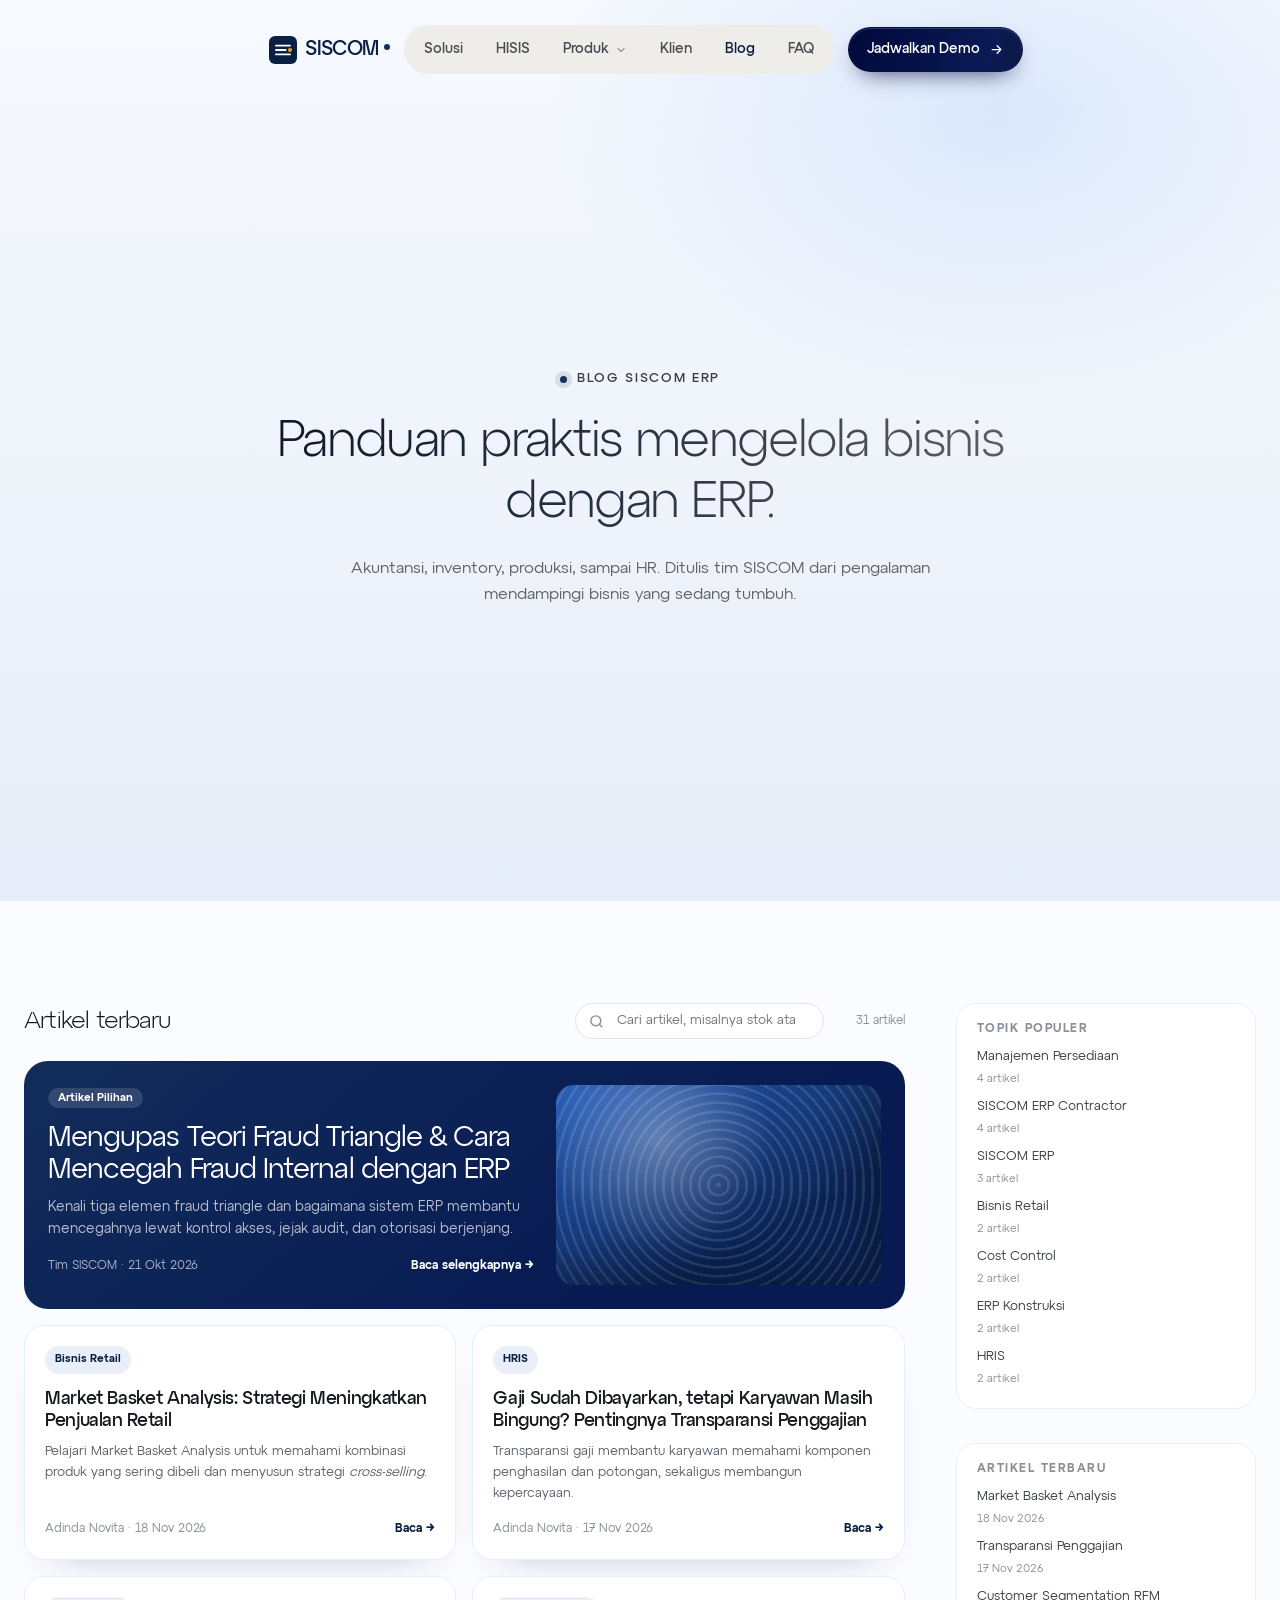
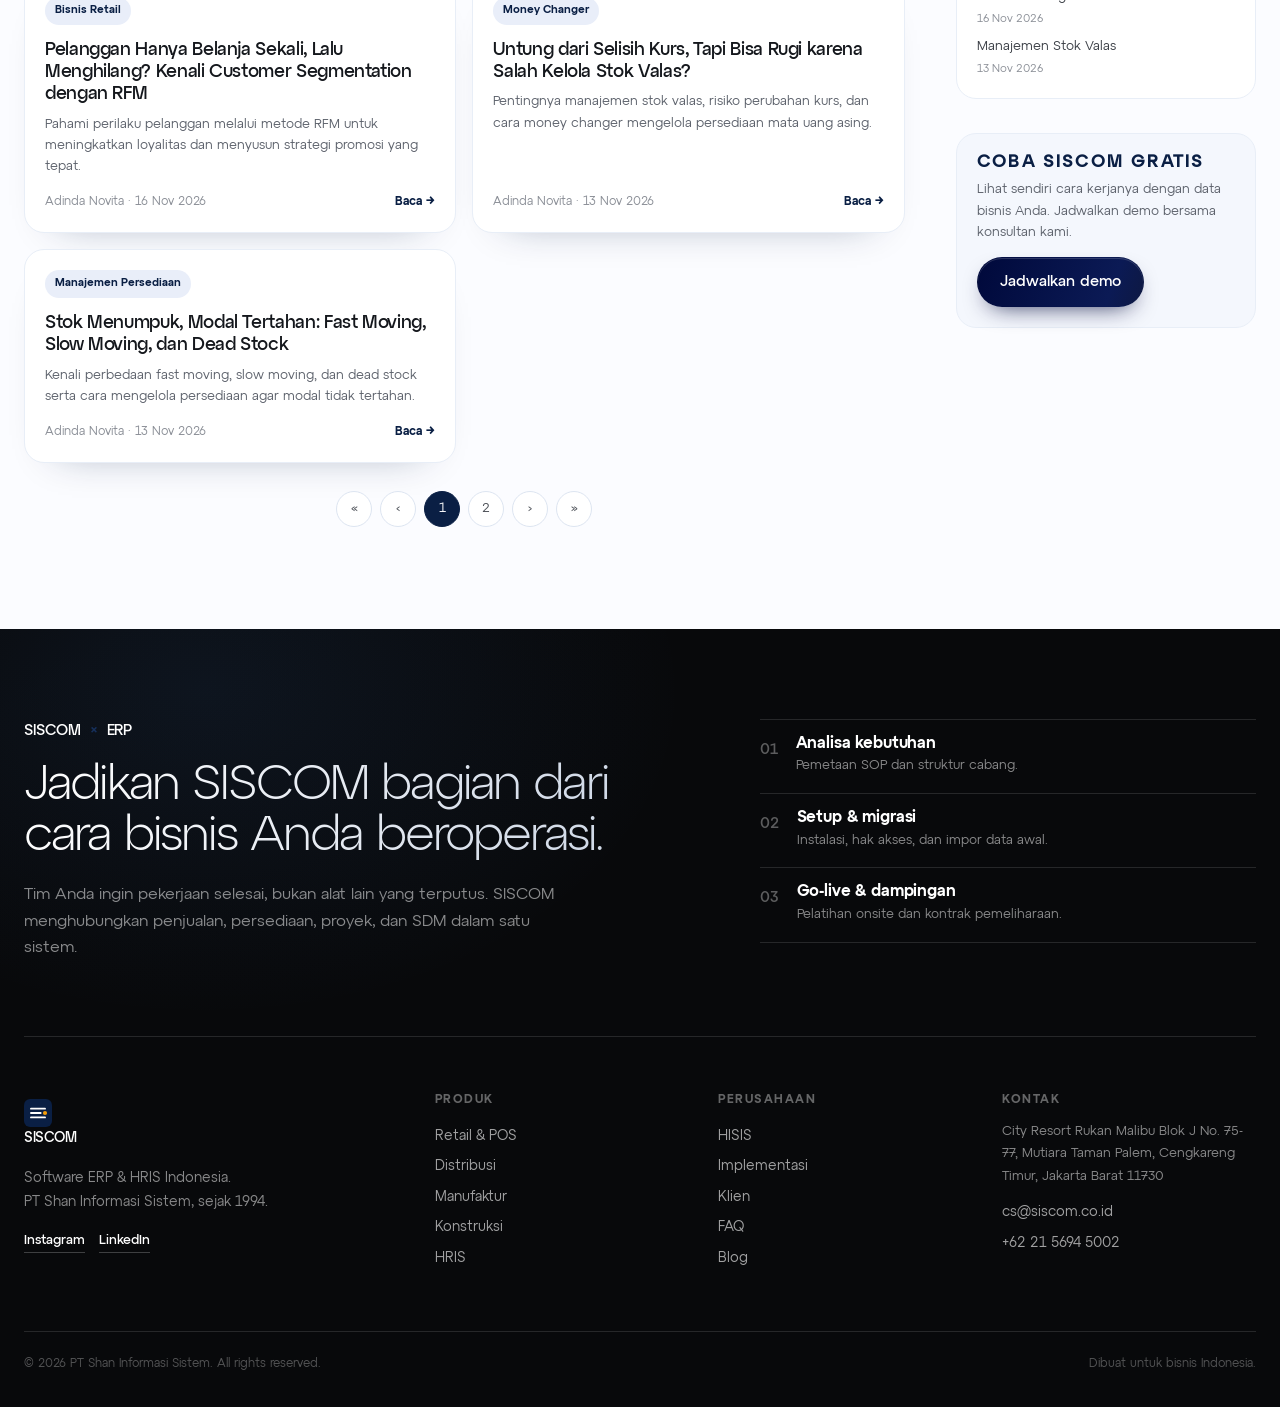
<file: blog.html>
<!doctype html>
<html lang="id">
  <head>
    <meta charset="utf-8" />
    <meta name="viewport" content="width=device-width,initial-scale=1" />
    <title>Blog SISCOM ERP — Tips Akuntansi, Inventory &amp; Manajemen Bisnis</title>
    <meta name="description" content="Artikel praktis seputar ERP, akuntansi, inventory, produksi, retail, konstruksi, dan HR dari tim SISCOM." />
    <meta name="theme-color" content="#0a1f44" />
    <link rel="canonical" href="https://siscom.co.id/blog" />
    <link rel="icon" href="assets/img/logo.svg" type="image/svg+xml" />
    <link rel="stylesheet" href="assets/css/style.css" />
    <link rel="stylesheet" href="assets/css/subpage.css" />
    <script src="assets/js/subpage.js" defer></script>
    <script src="assets/js/footerlines.js" defer></script>
  </head>
  <body>
    <a class="skip" href="#main">Lewati ke konten</a>

    <header class="site-head" id="top">
      <div class="nav-shell">
        <a class="brand" href="index.html" aria-label="SISCOM ERP, kembali ke beranda">
          <img src="assets/img/logo.svg" alt="" width="28" height="28" />
          <span class="brand-word">SISCOM</span><i class="brand-dot"></i>
        </a>
        <nav class="nav" aria-label="Utama">
          <span class="nav-ink" aria-hidden="true"></span>
          <a href="index.html#solusi">Solusi</a>
          <a href="index.html#hisis">HISIS</a>
          <div class="nav-drop">
            <button class="nav-drop-btn" type="button" aria-expanded="false" aria-controls="productMenu">
              Produk
              <svg viewBox="0 0 24 24" aria-hidden="true"><path d="m6 9 6 6 6-6" /></svg>
            </button>
            <div class="nav-drop-panel" id="productMenu">
              <a href="product.html"><i class="d1"></i><span><b>SIS SmartPOS</b><small>Program POS &amp; Stock Control</small></span></a>
              <a href="product.html"><i class="d2"></i><span><b>SIS Distribution Suite</b><small>Software Distribusi Terintegrasi</small></span></a>
              <a href="product.html"><i class="d3"></i><span><b>SIS Manufacturing Suite</b><small>ERP Industri Manufaktur</small></span></a>
              <a href="product.html"><i class="d4"></i><span><b>SIS Construction One</b><small>ERP Untuk Bidang Konstruksi</small></span></a>
              <a href="product.html"><i class="d2"></i><span><b>SIS PusatBerikat</b><small>ERP IT Kawasan Berikat</small></span></a>
              <a href="product.html"><i class="d3"></i><span><b>SIS ForexSuite</b><small>Aplikasi Valas Bank Indonesia</small></span></a>
              <a href="product.html"><i class="d4"></i><span><b>SIS CoreHR</b><small>ERP Pengelolaan SDM</small></span></a>
            </div>
          </div>
          <a href="index.html#klien">Klien</a>
          <a class="active" href="blog.html">Blog</a>
          <a href="faq.html">FAQ</a>
        </nav>
        <div class="nav-actions">
          <a class="btn btn-a nav-cta" href="demo.html">
            <span class="cta-full">Jadwalkan Demo</span><span class="cta-short">Demo</span>
            <svg viewBox="0 0 24 24" aria-hidden="true"><path d="M5 12h14M13 6l6 6-6 6" /></svg>
          </a>
          <button class="burger" id="burger" type="button" aria-label="Buka menu" aria-expanded="false" aria-controls="drawer">
            <span></span><span></span><span></span>
          </button>
        </div>
      </div>
    </header>

    <div class="drawer" id="drawer" aria-hidden="true">
      <div class="drawer-top">
        <span class="drawer-label">Menu</span>
        <button class="burger close" id="close" type="button" aria-label="Tutup menu"><span></span><span></span></button>
      </div>
      <nav aria-label="Menu seluler">
        <a href="index.html#solusi">Solusi</a>
        <a href="index.html#hisis">HISIS</a>
        <a href="index.html#produk">Produk</a>
        <a href="index.html#proses">Implementasi</a>
        <a href="blog.html">Blog</a>
        <a href="faq.html">FAQ</a>
      </nav>
      <a class="btn btn-a drawer-cta" href="demo.html">Jadwalkan Demo 30 Menit</a>
      <p class="drawer-note">Konsultan SISCOM siap membantu, Senin–Jumat 09.00–17.00 WIB.</p>
    </div>

    <main id="main">
      <section class="pg-hero">
        <canvas class="pg-field" id="pgField" aria-hidden="true"></canvas>
        <div class="wrap">
          <p class="eyebrow"><i></i>Blog SISCOM ERP</p>
          <h1 class="pg-title">Panduan praktis mengelola bisnis dengan ERP.</h1>
          <p class="lead">Akuntansi, inventory, produksi, sampai HR. Ditulis tim SISCOM dari pengalaman mendampingi bisnis yang sedang tumbuh.</p>
        </div>
      </section>

      <section class="pg-body">
        <div class="wrap blog-layout">
          <div>
            <div class="blog-head">
              <h2>Artikel terbaru</h2>
              <div class="pg-search faq-search">
                <svg viewBox="0 0 24 24" aria-hidden="true"><circle cx="11" cy="11" r="7" /><path d="m20 20-3.6-3.6" /></svg>
                <input id="blogSearch" type="search" placeholder="Cari artikel, misalnya stok atau payroll" aria-label="Cari artikel" />
              </div>
              <span class="pg-count">31 artikel</span>
            </div>

            <div class="blog-grid rv">
              <article class="blog-feature">
                <div>
                  <span class="blog-tag">Artikel Pilihan</span>
                  <h3><a href="blogdetail.html">Mengupas Teori Fraud Triangle &amp; Cara Mencegah Fraud Internal dengan ERP</a></h3>
                  <p>Kenali tiga elemen fraud triangle dan bagaimana sistem ERP membantu mencegahnya lewat kontrol akses, jejak audit, dan otorisasi berjenjang.</p>
                  <div class="blog-meta"><span>Tim SISCOM · 21 Okt 2026</span><a href="blogdetail.html">Baca selengkapnya →</a></div>
                </div>
                <div class="blog-shape" aria-hidden="true"></div>
              </article>

              <article class="blog-card">
                <span class="blog-tag">Bisnis Retail</span>
                <h3><a href="blogdetail.html">Market Basket Analysis: Strategi Meningkatkan Penjualan Retail</a></h3>
                <p>Pelajari Market Basket Analysis untuk memahami kombinasi produk yang sering dibeli dan menyusun strategi <em>cross-selling</em>.</p>
                <div class="blog-meta"><span>Adinda Novita · 18 Nov 2026</span><a href="blogdetail.html">Baca →</a></div>
              </article>

              <article class="blog-card">
                <span class="blog-tag">HRIS</span>
                <h3><a href="blogdetail.html">Gaji Sudah Dibayarkan, tetapi Karyawan Masih Bingung? Pentingnya Transparansi Penggajian</a></h3>
                <p>Transparansi gaji membantu karyawan memahami komponen penghasilan dan potongan, sekaligus membangun kepercayaan.</p>
                <div class="blog-meta"><span>Adinda Novita · 17 Nov 2026</span><a href="blogdetail.html">Baca →</a></div>
              </article>

              <article class="blog-card">
                <span class="blog-tag">Bisnis Retail</span>
                <h3><a href="blogdetail.html">Pelanggan Hanya Belanja Sekali, Lalu Menghilang? Kenali Customer Segmentation dengan RFM</a></h3>
                <p>Pahami perilaku pelanggan melalui metode RFM untuk meningkatkan loyalitas dan menyusun strategi promosi yang tepat.</p>
                <div class="blog-meta"><span>Adinda Novita · 16 Nov 2026</span><a href="blogdetail.html">Baca →</a></div>
              </article>

              <article class="blog-card">
                <span class="blog-tag">Money Changer</span>
                <h3><a href="blogdetail.html">Untung dari Selisih Kurs, Tapi Bisa Rugi karena Salah Kelola Stok Valas?</a></h3>
                <p>Pentingnya manajemen stok valas, risiko perubahan kurs, dan cara money changer mengelola persediaan mata uang asing.</p>
                <div class="blog-meta"><span>Adinda Novita · 13 Nov 2026</span><a href="blogdetail.html">Baca →</a></div>
              </article>

              <article class="blog-card">
                <span class="blog-tag">Manajemen Persediaan</span>
                <h3><a href="blogdetail.html">Stok Menumpuk, Modal Tertahan: Fast Moving, Slow Moving, dan Dead Stock</a></h3>
                <p>Kenali perbedaan fast moving, slow moving, dan dead stock serta cara mengelola persediaan agar modal tidak tertahan.</p>
                <div class="blog-meta"><span>Adinda Novita · 13 Nov 2026</span><a href="blogdetail.html">Baca →</a></div>
              </article>
            </div>

            <nav class="pagination" aria-label="Halaman artikel">
              <a href="#" aria-label="Pertama">«</a>
              <a href="#" aria-label="Sebelumnya">‹</a>
              <a class="active" href="#" aria-current="page">1</a>
              <a href="#">2</a>
              <a href="#" aria-label="Berikutnya">›</a>
              <a href="#" aria-label="Terakhir">»</a>
            </nav>
          </div>

          <aside class="pg-aside">
            <div class="blog-widget">
              <h3>Topik populer</h3>
              <ul>
                <li><a href="#">Manajemen Persediaan</a><span>4 artikel</span></li>
                <li><a href="#">SISCOM ERP Contractor</a><span>4 artikel</span></li>
                <li><a href="#">SISCOM ERP</a><span>3 artikel</span></li>
                <li><a href="#">Bisnis Retail</a><span>2 artikel</span></li>
                <li><a href="#">Cost Control</a><span>2 artikel</span></li>
                <li><a href="#">ERP Konstruksi</a><span>2 artikel</span></li>
                <li><a href="#">HRIS</a><span>2 artikel</span></li>
              </ul>
            </div>
            <div class="blog-widget">
              <h3>Artikel terbaru</h3>
              <ul>
                <li><a href="#">Market Basket Analysis</a><span>18 Nov 2026</span></li>
                <li><a href="#">Transparansi Penggajian</a><span>17 Nov 2026</span></li>
                <li><a href="#">Customer Segmentation RFM</a><span>16 Nov 2026</span></li>
                <li><a href="#">Manajemen Stok Valas</a><span>13 Nov 2026</span></li>
              </ul>
            </div>
            <div class="pg-help">
              <h3>Coba SISCOM gratis</h3>
              <p>Lihat sendiri cara kerjanya dengan data bisnis Anda. Jadwalkan demo bersama konsultan kami.</p>
              <a class="btn btn-a" href="demo.html">Jadwalkan demo</a>
            </div>
          </aside>
        </div>
      </section>

    </main>

    <footer class="foot">
      <div class="wrap">
        <div class="foot-hero">
          <canvas class="foot-lines" id="footLines" aria-hidden="true"></canvas>
          <div>
            <p class="foot-mark">SISCOM <span>×</span> ERP</p>
            <h2>Jadikan SISCOM bagian dari cara bisnis Anda beroperasi.</h2>
            <p class="lead">Tim Anda ingin pekerjaan selesai, bukan alat lain yang terputus. SISCOM menghubungkan penjualan, persediaan, proyek, dan SDM dalam satu sistem.</p>
          </div>
          <ol class="foot-steps">
            <li><span>01</span><div><h3>Analisa kebutuhan</h3><p>Pemetaan SOP dan struktur cabang.</p></div></li>
            <li><span>02</span><div><h3>Setup &amp; migrasi</h3><p>Instalasi, hak akses, dan impor data awal.</p></div></li>
            <li><span>03</span><div><h3>Go-live &amp; dampingan</h3><p>Pelatihan onsite dan kontrak pemeliharaan.</p></div></li>
          </ol>
        </div>
        <div class="foot-grid">
          <div class="foot-brand">
            <a class="brand" href="index.html"><img src="assets/img/logo.svg" alt="" width="28" height="28" /><span class="brand-word">SISCOM</span><i class="brand-dot"></i></a>
            <p>Software ERP &amp; HRIS Indonesia.<br />PT Shan Informasi Sistem, sejak 1994.</p>
            <div class="social"><a href="https://www.instagram.com/siscomsoftware/" target="_blank" rel="noopener">Instagram</a><a href="https://id.linkedin.com/company/pt-shan-informasi-sistem" target="_blank" rel="noopener">LinkedIn</a></div>
          </div>
          <div><h4>Produk</h4><a href="index.html#produk">Retail &amp; POS</a><a href="index.html#produk">Distribusi</a><a href="index.html#produk">Manufaktur</a><a href="product.html">Konstruksi</a><a href="index.html#produk">HRIS</a></div>
          <div><h4>Perusahaan</h4><a href="index.html#hisis">HISIS</a><a href="index.html#proses">Implementasi</a><a href="index.html#klien">Klien</a><a href="faq.html">FAQ</a><a href="blog.html">Blog</a></div>
          <div><h4>Kontak</h4><address>City Resort Rukan Malibu Blok J No. 75-77, Mutiara Taman Palem, Cengkareng Timur, Jakarta Barat 11730</address><a href="mailto:cs@siscom.co.id">cs@siscom.co.id</a><a href="tel:+622156945002">+62 21 5694 5002</a></div>
        </div>
        <div class="foot-bottom"><span>&copy; <span id="year">2026</span> PT Shan Informasi Sistem. All rights reserved.</span><span>Dibuat untuk bisnis Indonesia.</span></div>
      </div>
    </footer>

    <a class="wa" id="wa" data-wa="Halo Tim SISCOM, saya ingin konsultasi gratis." href="#" aria-label="Chat WhatsApp">
      <svg viewBox="0 0 24 24" aria-hidden="true"><path d="M21 11.5a8.4 8.4 0 0 1-8.5 8.4 8.6 8.6 0 0 1-3.8-.9L3 21l1.9-5.6a8.4 8.4 0 1 1 16.1-3.9Z" /><path d="M8.5 9.5c.4 2.7 2.3 4.6 5 5l1.2-1.7 1.8.9c-.4 1.4-1.7 2.2-3.1 1.9-3.4-.7-5.8-3.1-6.5-6.5-.3-1.4.5-2.7 1.9-3.1l.9 1.8Z" /></svg><span>Chat WhatsApp</span>
    </a>
  </body>
</html>
</file>
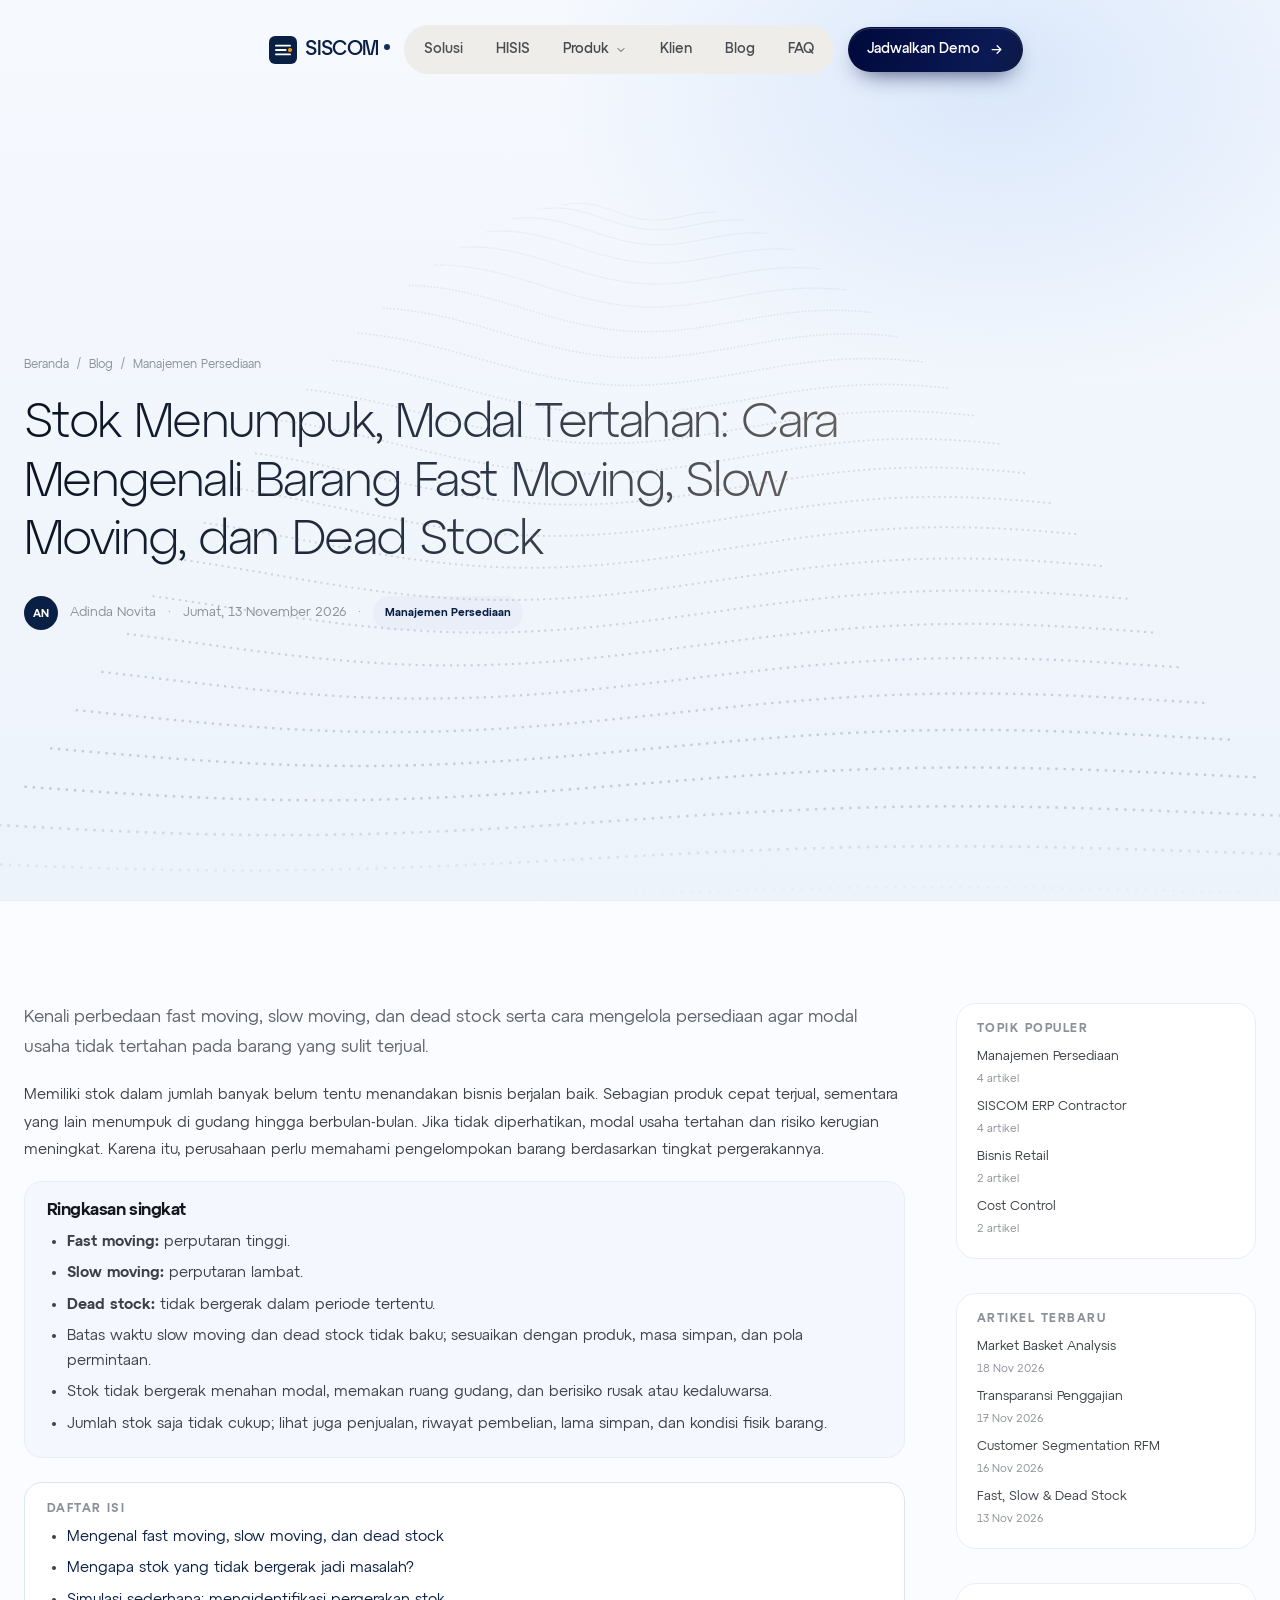
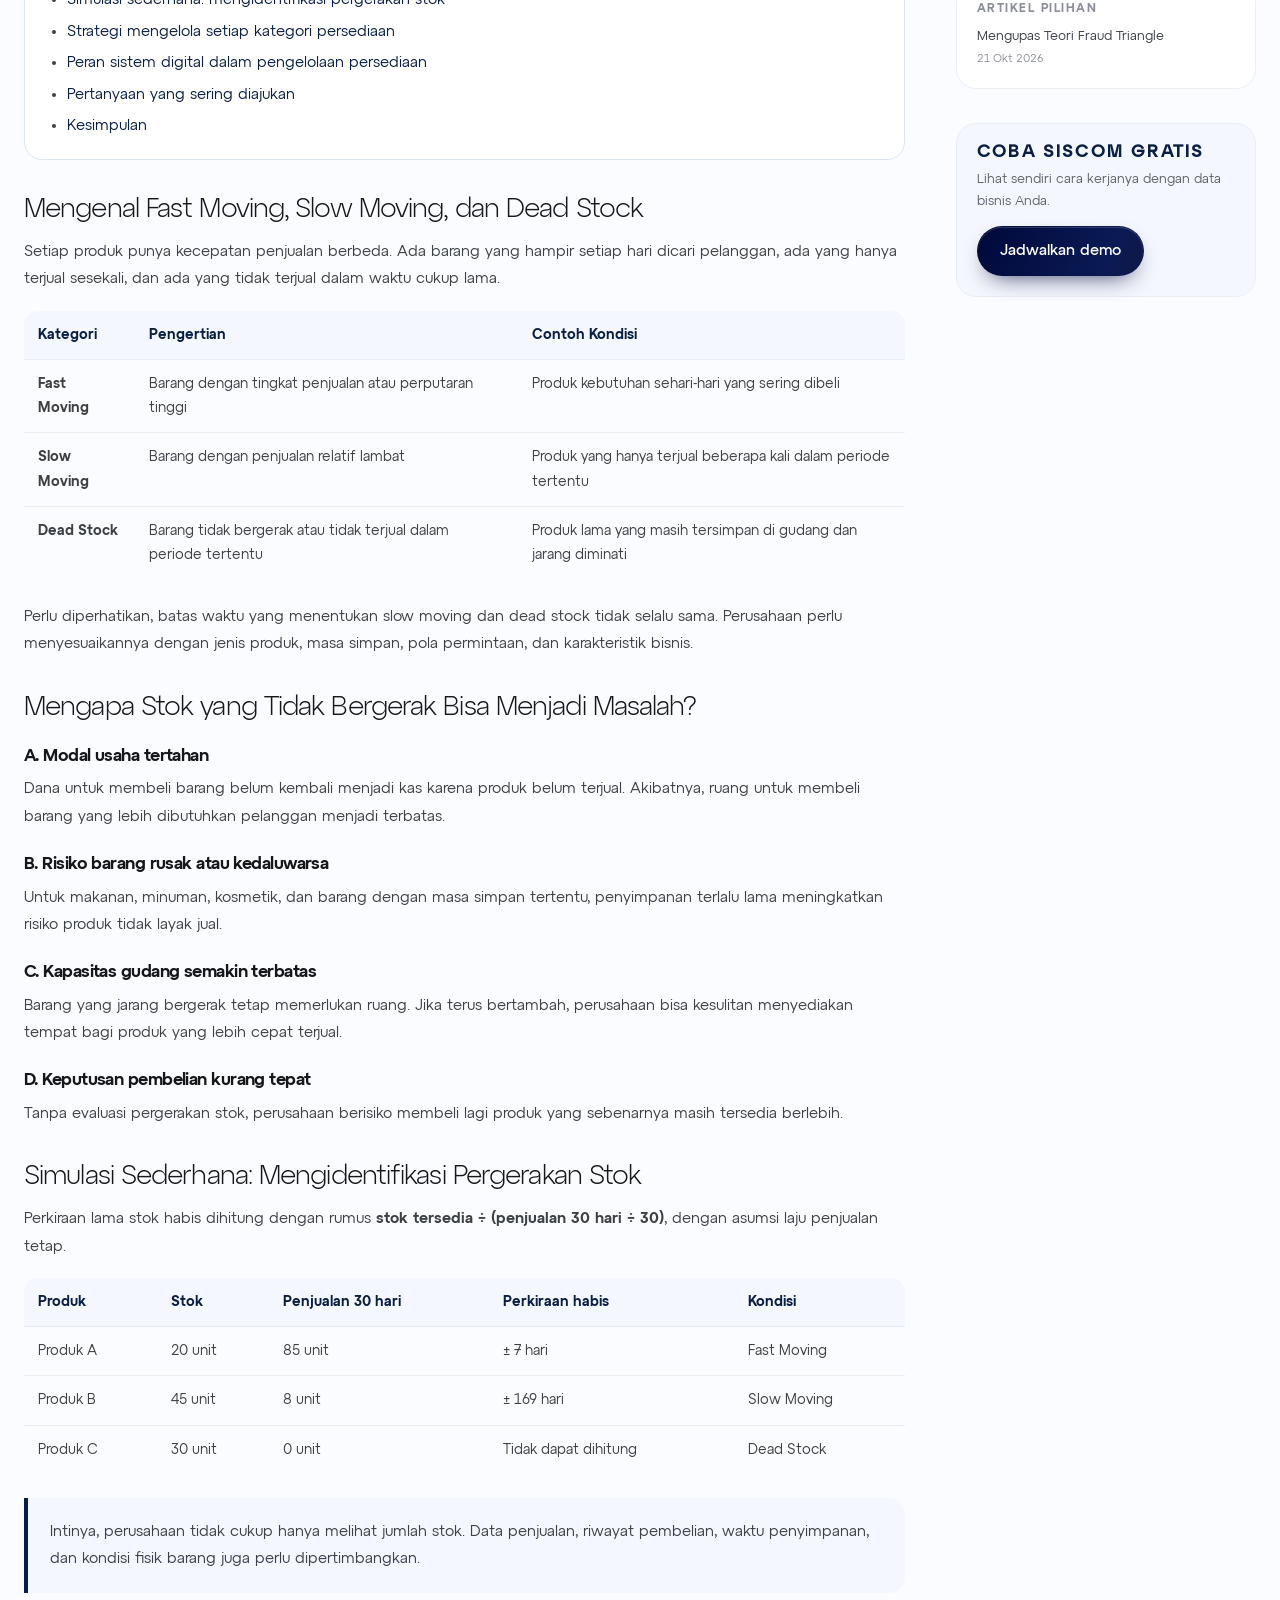
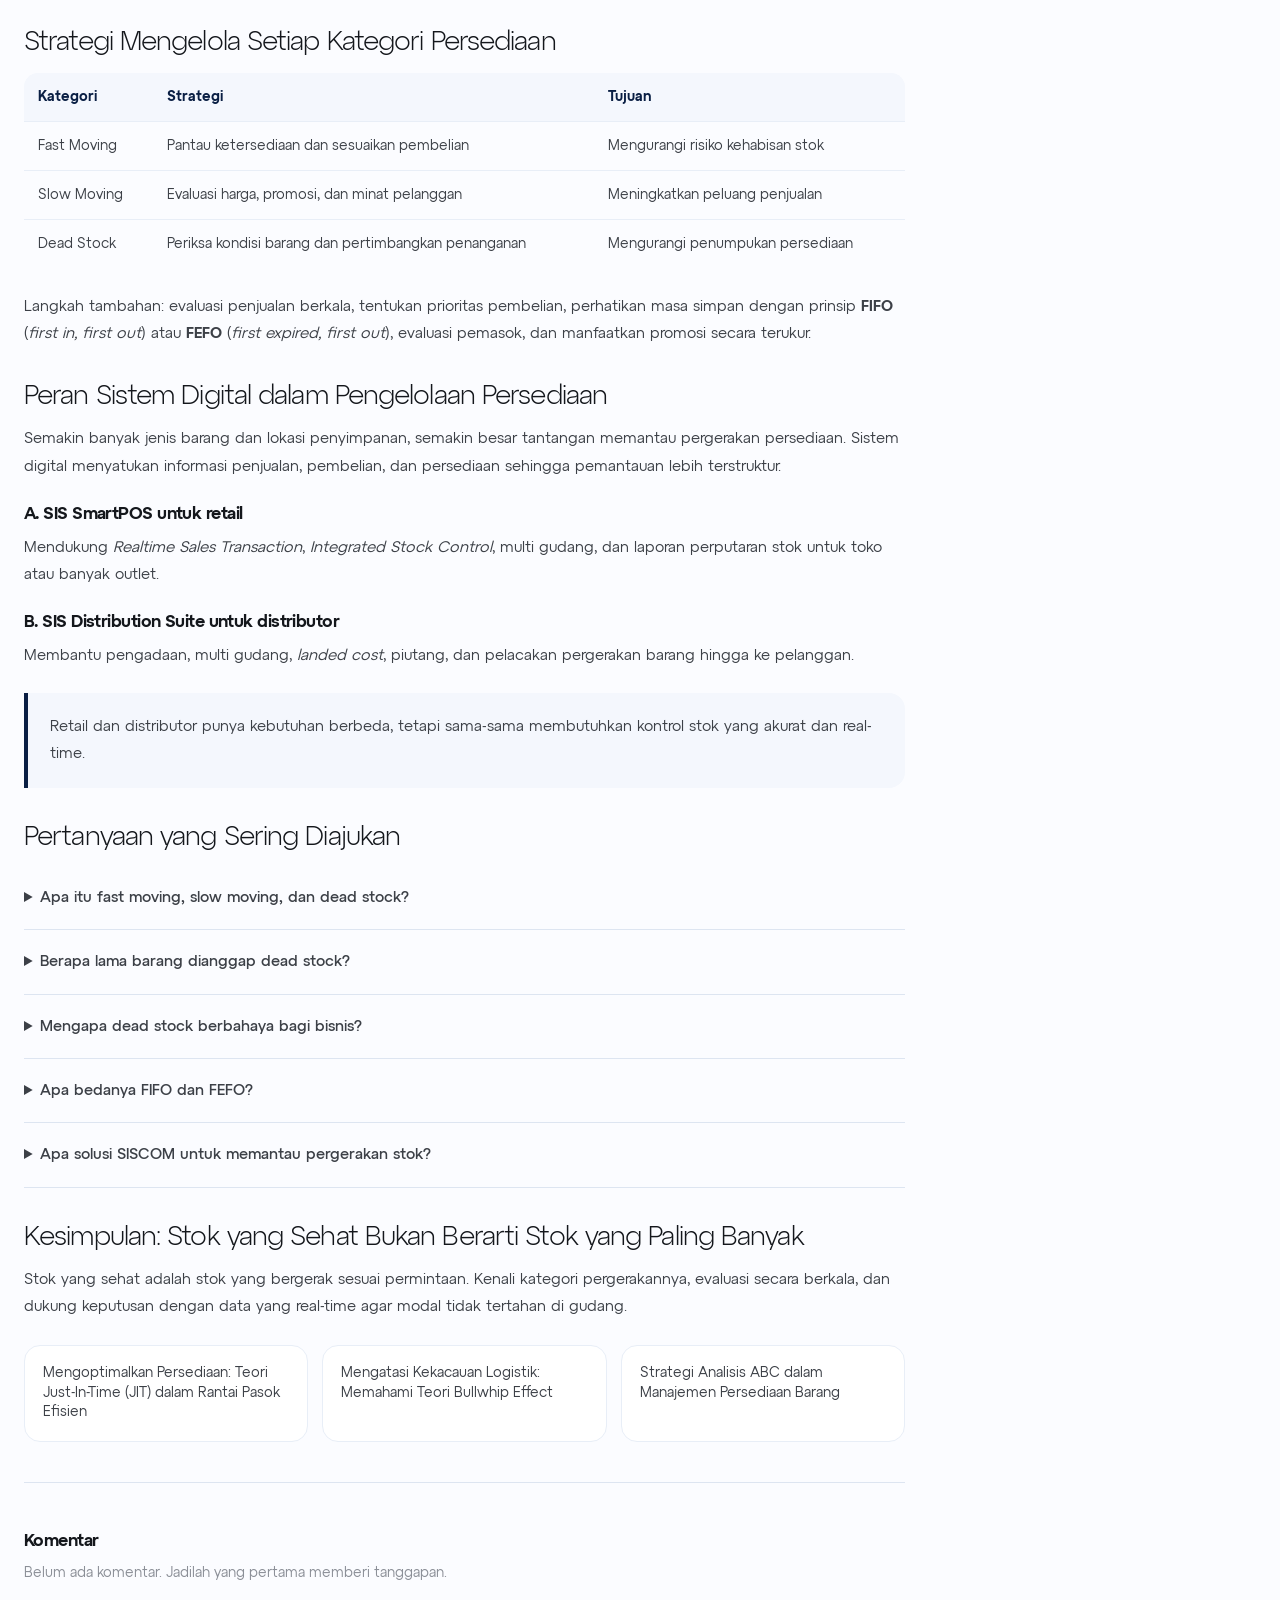
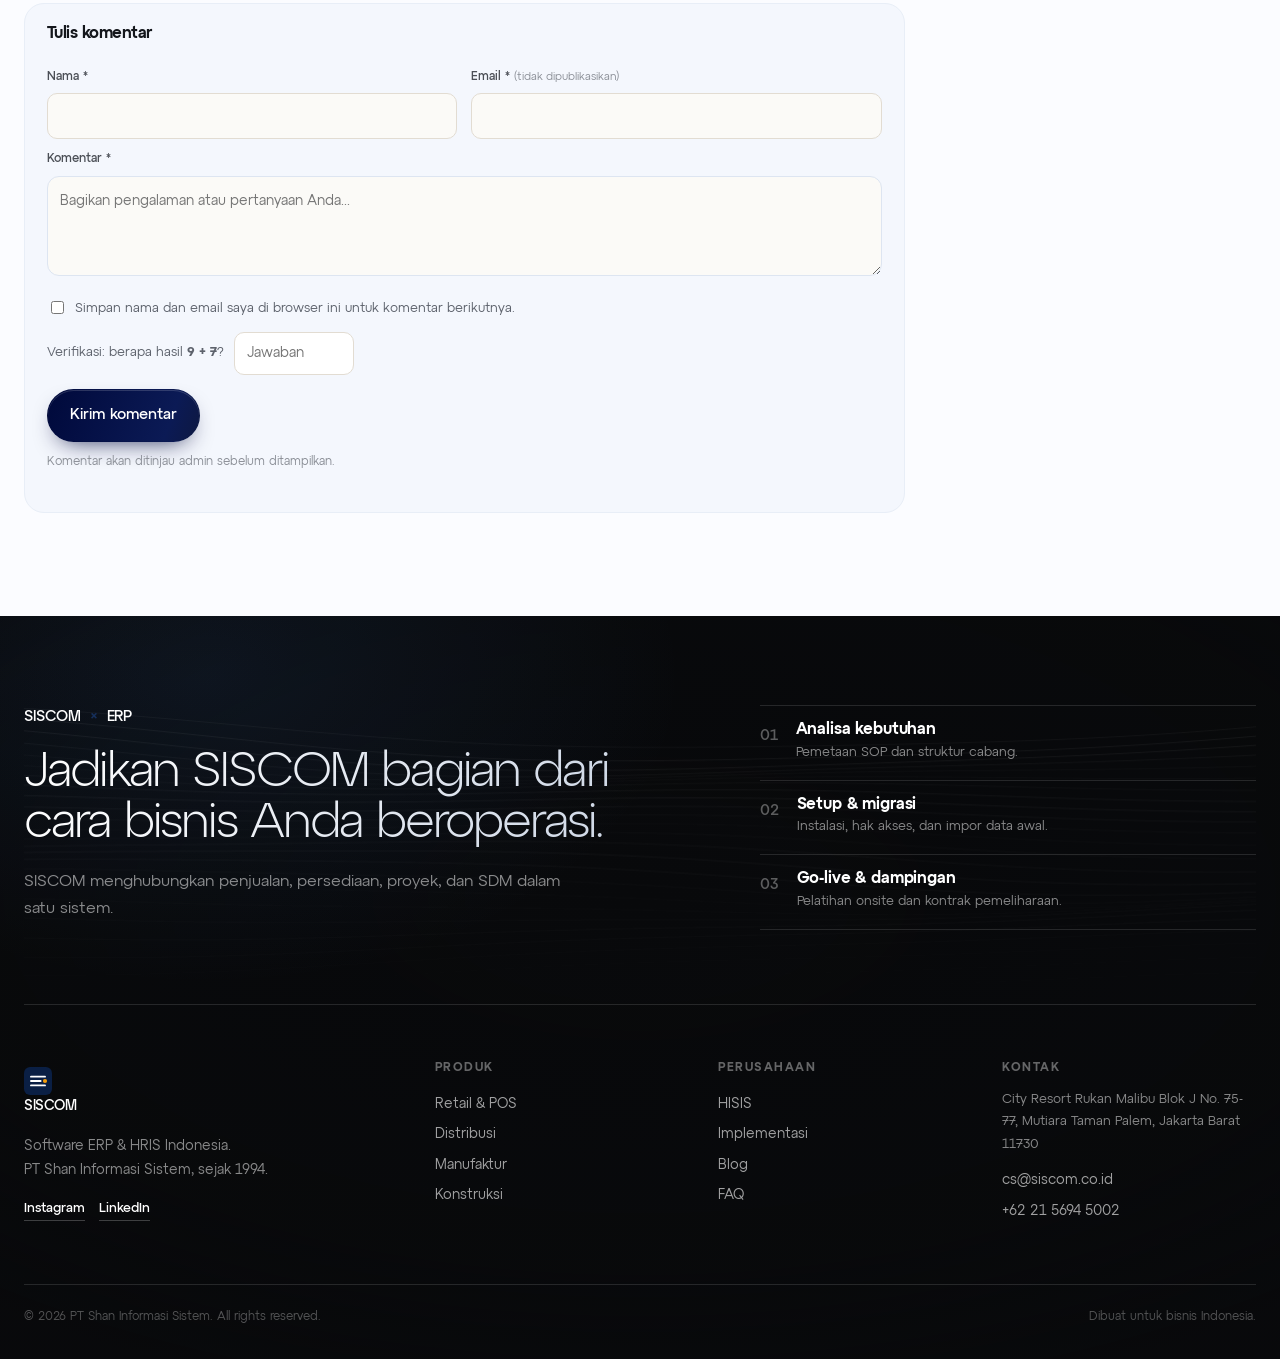
<file: blogdetail.html>
<!doctype html>
<html lang="id">
  <head>
    <meta charset="utf-8" />
    <meta name="viewport" content="width=device-width,initial-scale=1" />
    <title>Stok Menumpuk, Modal Tertahan: Fast Moving, Slow Moving &amp; Dead Stock — SISCOM ERP</title>
    <meta name="description" content="Kenali perbedaan fast moving, slow moving, dan dead stock serta cara mengelola persediaan agar modal usaha tidak tertahan." />
    <meta name="theme-color" content="#0a1f44" />
    <link rel="canonical" href="https://siscom.co.id/blog/cara-mengenali-barang-fast-moving-slow-moving-dan-dead-stock" />
    <link rel="icon" href="assets/img/logo.svg" type="image/svg+xml" />
    <link rel="stylesheet" href="assets/css/style.css" />
    <link rel="stylesheet" href="assets/css/subpage.css" />
    <script src="assets/js/subpage.js" defer></script>
    <script src="assets/js/footerlines.js" defer></script>
  </head>
  <body>
    <a class="skip" href="#main">Lewati ke konten</a>

    <header class="site-head" id="top">
      <div class="nav-shell">
        <a class="brand" href="index.html" aria-label="SISCOM ERP, kembali ke beranda">
          <img src="assets/img/logo.svg" alt="" width="28" height="28" />
          <span class="brand-word">SISCOM</span><i class="brand-dot"></i>
        </a>
        <nav class="nav" aria-label="Utama">
          <span class="nav-ink" aria-hidden="true"></span>
          <a href="index.html#solusi">Solusi</a>
          <a href="index.html#hisis">HISIS</a>
          <div class="nav-drop">
            <button class="nav-drop-btn" type="button" aria-expanded="false" aria-controls="productMenu">
              Produk
              <svg viewBox="0 0 24 24" aria-hidden="true"><path d="m6 9 6 6 6-6" /></svg>
            </button>
            <div class="nav-drop-panel" id="productMenu">
              <a href="product.html"><i class="d1"></i><span><b>SIS SmartPOS</b><small>Program POS &amp; Stock Control</small></span></a>
              <a href="product.html"><i class="d2"></i><span><b>SIS Distribution Suite</b><small>Software Distribusi Terintegrasi</small></span></a>
              <a href="product.html"><i class="d3"></i><span><b>SIS Manufacturing Suite</b><small>ERP Industri Manufaktur</small></span></a>
              <a href="product.html"><i class="d4"></i><span><b>SIS Construction One</b><small>ERP Untuk Bidang Konstruksi</small></span></a>
              <a href="product.html"><i class="d2"></i><span><b>SIS PusatBerikat</b><small>ERP IT Kawasan Berikat</small></span></a>
              <a href="product.html"><i class="d3"></i><span><b>SIS ForexSuite</b><small>Aplikasi Valas Bank Indonesia</small></span></a>
              <a href="product.html"><i class="d4"></i><span><b>SIS CoreHR</b><small>ERP Pengelolaan SDM</small></span></a>
            </div>
          </div>
          <a href="index.html#klien">Klien</a>
          <a href="blog.html">Blog</a>
          <a href="faq.html">FAQ</a>
        </nav>
        <div class="nav-actions">
          <a class="btn btn-a nav-cta" href="demo.html">
            <span class="cta-full">Jadwalkan Demo</span><span class="cta-short">Demo</span>
            <svg viewBox="0 0 24 24" aria-hidden="true"><path d="M5 12h14M13 6l6 6-6 6" /></svg>
          </a>
          <button class="burger" id="burger" type="button" aria-label="Buka menu" aria-expanded="false" aria-controls="drawer"><span></span><span></span><span></span></button>
        </div>
      </div>
    </header>

    <div class="drawer" id="drawer" aria-hidden="true">
      <div class="drawer-top"><span class="drawer-label">Menu</span><button class="burger close" id="close" type="button" aria-label="Tutup menu"><span></span><span></span></button></div>
      <nav aria-label="Menu seluler">
        <a href="index.html#solusi">Solusi</a><a href="index.html#hisis">HISIS</a><a href="index.html#produk">Produk</a><a href="blog.html">Blog</a><a href="index.html#klien">Klien</a><a href="faq.html">FAQ</a>
      </nav>
      <a class="btn btn-a drawer-cta" href="demo.html">Jadwalkan Demo 30 Menit</a>
      <p class="drawer-note">Konsultan SISCOM siap membantu, Senin–Jumat 09.00–17.00 WIB.</p>
    </div>

    <main id="main">
      <section class="article-hero">
        <canvas class="pg-field" id="pgField" aria-hidden="true"></canvas>
        <div class="wrap">
          <div class="crumb"><a href="index.html">Beranda</a><span>/</span><a href="blog.html">Blog</a><span>/</span><span>Manajemen Persediaan</span></div>
          <h1>Stok Menumpuk, Modal Tertahan: Cara Mengenali Barang Fast Moving, Slow Moving, dan Dead Stock</h1>
          <div class="article-meta">
            <span class="avatar">AN</span><span>Adinda Novita</span><span>·</span><span>Jumat, 13 November 2026</span><span>·</span><span class="blog-tag">Manajemen Persediaan</span>
          </div>
        </div>
      </section>

      <section class="pg-body">
        <div class="wrap article-layout">
          <article class="article-body">
            <p class="article-lead">Kenali perbedaan fast moving, slow moving, dan dead stock serta cara mengelola persediaan agar modal usaha tidak tertahan pada barang yang sulit terjual.</p>

            <p>Memiliki stok dalam jumlah banyak belum tentu menandakan bisnis berjalan baik. Sebagian produk cepat terjual, sementara yang lain menumpuk di gudang hingga berbulan-bulan. Jika tidak diperhatikan, modal usaha tertahan dan risiko kerugian meningkat. Karena itu, perusahaan perlu memahami pengelompokan barang berdasarkan tingkat pergerakannya.</p>

            <div class="article-summary">
              <h3>Ringkasan singkat</h3>
              <ul>
                <li><b>Fast moving:</b> perputaran tinggi.</li>
                <li><b>Slow moving:</b> perputaran lambat.</li>
                <li><b>Dead stock:</b> tidak bergerak dalam periode tertentu.</li>
                <li>Batas waktu slow moving dan dead stock tidak baku; sesuaikan dengan produk, masa simpan, dan pola permintaan.</li>
                <li>Stok tidak bergerak menahan modal, memakan ruang gudang, dan berisiko rusak atau kedaluwarsa.</li>
                <li>Jumlah stok saja tidak cukup; lihat juga penjualan, riwayat pembelian, lama simpan, dan kondisi fisik barang.</li>
              </ul>
            </div>

            <div class="article-toc">
              <h3>Daftar isi</h3>
              <ul>
                <li><a href="#pengertian">Mengenal fast moving, slow moving, dan dead stock</a></li>
                <li><a href="#masalah">Mengapa stok yang tidak bergerak jadi masalah?</a></li>
                <li><a href="#simulasi">Simulasi sederhana: mengidentifikasi pergerakan stok</a></li>
                <li><a href="#strategi">Strategi mengelola setiap kategori persediaan</a></li>
                <li><a href="#digital">Peran sistem digital dalam pengelolaan persediaan</a></li>
                <li><a href="#faq">Pertanyaan yang sering diajukan</a></li>
                <li><a href="#kesimpulan">Kesimpulan</a></li>
              </ul>
            </div>

            <h2 id="pengertian">Mengenal Fast Moving, Slow Moving, dan Dead Stock</h2>
            <p>Setiap produk punya kecepatan penjualan berbeda. Ada barang yang hampir setiap hari dicari pelanggan, ada yang hanya terjual sesekali, dan ada yang tidak terjual dalam waktu cukup lama.</p>
            <table class="article-table">
              <thead><tr><th>Kategori</th><th>Pengertian</th><th>Contoh Kondisi</th></tr></thead>
              <tbody>
                <tr><td><b>Fast Moving</b></td><td>Barang dengan tingkat penjualan atau perputaran tinggi</td><td>Produk kebutuhan sehari-hari yang sering dibeli</td></tr>
                <tr><td><b>Slow Moving</b></td><td>Barang dengan penjualan relatif lambat</td><td>Produk yang hanya terjual beberapa kali dalam periode tertentu</td></tr>
                <tr><td><b>Dead Stock</b></td><td>Barang tidak bergerak atau tidak terjual dalam periode tertentu</td><td>Produk lama yang masih tersimpan di gudang dan jarang diminati</td></tr>
              </tbody>
            </table>
            <p>Perlu diperhatikan, batas waktu yang menentukan slow moving dan dead stock tidak selalu sama. Perusahaan perlu menyesuaikannya dengan jenis produk, masa simpan, pola permintaan, dan karakteristik bisnis.</p>

            <h2 id="masalah">Mengapa Stok yang Tidak Bergerak Bisa Menjadi Masalah?</h2>
            <h3>A. Modal usaha tertahan</h3>
            <p>Dana untuk membeli barang belum kembali menjadi kas karena produk belum terjual. Akibatnya, ruang untuk membeli barang yang lebih dibutuhkan pelanggan menjadi terbatas.</p>
            <h3>B. Risiko barang rusak atau kedaluwarsa</h3>
            <p>Untuk makanan, minuman, kosmetik, dan barang dengan masa simpan tertentu, penyimpanan terlalu lama meningkatkan risiko produk tidak layak jual.</p>
            <h3>C. Kapasitas gudang semakin terbatas</h3>
            <p>Barang yang jarang bergerak tetap memerlukan ruang. Jika terus bertambah, perusahaan bisa kesulitan menyediakan tempat bagi produk yang lebih cepat terjual.</p>
            <h3>D. Keputusan pembelian kurang tepat</h3>
            <p>Tanpa evaluasi pergerakan stok, perusahaan berisiko membeli lagi produk yang sebenarnya masih tersedia berlebih.</p>

            <h2 id="simulasi">Simulasi Sederhana: Mengidentifikasi Pergerakan Stok</h2>
            <p>Perkiraan lama stok habis dihitung dengan rumus <b>stok tersedia ÷ (penjualan 30 hari ÷ 30)</b>, dengan asumsi laju penjualan tetap.</p>
            <table class="article-table">
              <thead><tr><th>Produk</th><th>Stok</th><th>Penjualan 30 hari</th><th>Perkiraan habis</th><th>Kondisi</th></tr></thead>
              <tbody>
                <tr><td>Produk A</td><td>20 unit</td><td>85 unit</td><td>± 7 hari</td><td>Fast Moving</td></tr>
                <tr><td>Produk B</td><td>45 unit</td><td>8 unit</td><td>± 169 hari</td><td>Slow Moving</td></tr>
                <tr><td>Produk C</td><td>30 unit</td><td>0 unit</td><td>Tidak dapat dihitung</td><td>Dead Stock</td></tr>
              </tbody>
            </table>
            <div class="article-callout">Intinya, perusahaan tidak cukup hanya melihat jumlah stok. Data penjualan, riwayat pembelian, waktu penyimpanan, dan kondisi fisik barang juga perlu dipertimbangkan.</div>

            <h2 id="strategi">Strategi Mengelola Setiap Kategori Persediaan</h2>
            <table class="article-table">
              <thead><tr><th>Kategori</th><th>Strategi</th><th>Tujuan</th></tr></thead>
              <tbody>
                <tr><td>Fast Moving</td><td>Pantau ketersediaan dan sesuaikan pembelian</td><td>Mengurangi risiko kehabisan stok</td></tr>
                <tr><td>Slow Moving</td><td>Evaluasi harga, promosi, dan minat pelanggan</td><td>Meningkatkan peluang penjualan</td></tr>
                <tr><td>Dead Stock</td><td>Periksa kondisi barang dan pertimbangkan penanganan</td><td>Mengurangi penumpukan persediaan</td></tr>
              </tbody>
            </table>
            <p>Langkah tambahan: evaluasi penjualan berkala, tentukan prioritas pembelian, perhatikan masa simpan dengan prinsip <b>FIFO</b> (<em>first in, first out</em>) atau <b>FEFO</b> (<em>first expired, first out</em>), evaluasi pemasok, dan manfaatkan promosi secara terukur.</p>

            <h2 id="digital">Peran Sistem Digital dalam Pengelolaan Persediaan</h2>
            <p>Semakin banyak jenis barang dan lokasi penyimpanan, semakin besar tantangan memantau pergerakan persediaan. Sistem digital menyatukan informasi penjualan, pembelian, dan persediaan sehingga pemantauan lebih terstruktur.</p>
            <h3>A. SIS SmartPOS untuk retail</h3>
            <p>Mendukung <em>Realtime Sales Transaction</em>, <em>Integrated Stock Control</em>, multi gudang, dan laporan perputaran stok untuk toko atau banyak outlet.</p>
            <h3>B. SIS Distribution Suite untuk distributor</h3>
            <p>Membantu pengadaan, multi gudang, <em>landed cost</em>, piutang, dan pelacakan pergerakan barang hingga ke pelanggan.</p>
            <div class="article-callout">Retail dan distributor punya kebutuhan berbeda, tetapi sama-sama membutuhkan kontrol stok yang akurat dan real-time.</div>

            <h2 id="faq">Pertanyaan yang Sering Diajukan</h2>
            <div class="article-faq">
              <details><summary>Apa itu fast moving, slow moving, dan dead stock?</summary><p>Pengelompokan barang berdasarkan kecepatan perputaran atau penjualannya dalam periode tertentu.</p></details>
              <details><summary>Berapa lama barang dianggap dead stock?</summary><p>Tidak baku. Sesuaikan dengan jenis produk, masa simpan, dan pola permintaan bisnis Anda.</p></details>
              <details><summary>Mengapa dead stock berbahaya bagi bisnis?</summary><p>Karena menahan modal, memakan ruang gudang, dan berisiko rusak atau kedaluwarsa.</p></details>
              <details><summary>Apa bedanya FIFO dan FEFO?</summary><p>FIFO mengutamakan barang yang masuk lebih dulu; FEFO mengutamakan barang dengan tanggal kedaluwarsa terdekat.</p></details>
              <details><summary>Apa solusi SISCOM untuk memantau pergerakan stok?</summary><p>SIS SmartPOS untuk retail dan SIS Distribution Suite untuk distributor, keduanya terintegrasi dengan pembukuan.</p></details>
            </div>

            <h2 id="kesimpulan">Kesimpulan: Stok yang Sehat Bukan Berarti Stok yang Paling Banyak</h2>
            <p>Stok yang sehat adalah stok yang bergerak sesuai permintaan. Kenali kategori pergerakannya, evaluasi secara berkala, dan dukung keputusan dengan data yang real-time agar modal tidak tertahan di gudang.</p>

            <div class="article-related">
              <a href="#">Mengoptimalkan Persediaan: Teori Just-In-Time (JIT) dalam Rantai Pasok Efisien</a>
              <a href="#">Mengatasi Kekacauan Logistik: Memahami Teori Bullwhip Effect</a>
              <a href="#">Strategi Analisis ABC dalam Manajemen Persediaan Barang</a>
            </div>

            <div class="comment-box">
              <h3>Komentar</h3>
              <p class="comment-empty">Belum ada komentar. Jadilah yang pertama memberi tanggapan.</p>
              <form class="comment-form" id="commentForm" novalidate>
                <h4>Tulis komentar</h4>
                <div class="demo-form-grid">
                  <div class="f">
                    <label for="cmName">Nama *</label>
                    <input id="cmName" name="nama" required autocomplete="name" />
                    <span class="err">Isi nama Anda.</span>
                  </div>
                  <div class="f">
                    <label for="cmEmail">Email * <small>(tidak dipublikasikan)</small></label>
                    <input id="cmEmail" name="email" type="email" required autocomplete="email" />
                    <span class="err">Isi email yang valid.</span>
                  </div>
                </div>
                <div class="f">
                  <label for="cmText">Komentar *</label>
                  <textarea id="cmText" name="komentar" required placeholder="Bagikan pengalaman atau pertanyaan Anda..."></textarea>
                  <span class="err">Isi komentar Anda.</span>
                </div>
                <label class="cm-remember"><input id="cmRemember" type="checkbox" /> Simpan nama dan email saya di browser ini untuk komentar berikutnya.</label>
                <div class="cm-verify">
                  <label for="cmAnswer">Verifikasi: berapa hasil <b>9 + 7</b>?</label>
                  <input id="cmAnswer" inputmode="numeric" placeholder="Jawaban" required />
                  <span class="err">Jawaban belum benar.</span>
                </div>
                <button class="btn btn-a" type="submit">Kirim komentar</button>
                <p class="cm-note">Komentar akan ditinjau admin sebelum ditampilkan.</p>
                <p id="cmStatus" role="status" aria-live="polite"></p>
              </form>
            </div>
          </article>

          <aside class="pg-aside">
            <div class="blog-widget">
              <h3>Topik populer</h3>
              <ul>
                <li><a href="blog.html">Manajemen Persediaan</a><span>4 artikel</span></li>
                <li><a href="blog.html">SISCOM ERP Contractor</a><span>4 artikel</span></li>
                <li><a href="blog.html">Bisnis Retail</a><span>2 artikel</span></li>
                <li><a href="blog.html">Cost Control</a><span>2 artikel</span></li>
              </ul>
            </div>
            <div class="blog-widget">
              <h3>Artikel terbaru</h3>
              <ul>
                <li><a href="blog.html">Market Basket Analysis</a><span>18 Nov 2026</span></li>
                <li><a href="blog.html">Transparansi Penggajian</a><span>17 Nov 2026</span></li>
                <li><a href="blog.html">Customer Segmentation RFM</a><span>16 Nov 2026</span></li>
                <li><a href="blogdetail.html">Fast, Slow &amp; Dead Stock</a><span>13 Nov 2026</span></li>
              </ul>
            </div>
            <div class="blog-widget">
              <h3>Artikel pilihan</h3>
              <ul><li><a href="blog.html">Mengupas Teori Fraud Triangle</a><span>21 Okt 2026</span></li></ul>
            </div>
            <div class="pg-help">
              <h3>Coba SISCOM gratis</h3>
              <p>Lihat sendiri cara kerjanya dengan data bisnis Anda.</p>
              <a class="btn btn-a" href="demo.html">Jadwalkan demo</a>
            </div>
          </aside>
        </div>
      </section>

    </main>

    <footer class="foot">
      <div class="wrap">
        <div class="foot-hero">
          <canvas class="foot-lines" id="footLines" aria-hidden="true"></canvas>
          <div>
            <p class="foot-mark">SISCOM <span>×</span> ERP</p>
            <h2>Jadikan SISCOM bagian dari cara bisnis Anda beroperasi.</h2>
            <p class="lead">SISCOM menghubungkan penjualan, persediaan, proyek, dan SDM dalam satu sistem.</p>
          </div>
          <ol class="foot-steps">
            <li><span>01</span><div><h3>Analisa kebutuhan</h3><p>Pemetaan SOP dan struktur cabang.</p></div></li>
            <li><span>02</span><div><h3>Setup &amp; migrasi</h3><p>Instalasi, hak akses, dan impor data awal.</p></div></li>
            <li><span>03</span><div><h3>Go-live &amp; dampingan</h3><p>Pelatihan onsite dan kontrak pemeliharaan.</p></div></li>
          </ol>
        </div>
        <div class="foot-grid">
          <div class="foot-brand"><a class="brand" href="index.html"><img src="assets/img/logo.svg" alt="" width="28" height="28" /><span class="brand-word">SISCOM</span><i class="brand-dot"></i></a><p>Software ERP &amp; HRIS Indonesia.<br />PT Shan Informasi Sistem, sejak 1994.</p><div class="social"><a href="https://www.instagram.com/siscomsoftware/" target="_blank" rel="noopener">Instagram</a><a href="https://id.linkedin.com/company/pt-shan-informasi-sistem" target="_blank" rel="noopener">LinkedIn</a></div></div>
          <div><h4>Produk</h4><a href="index.html#produk">Retail &amp; POS</a><a href="index.html#produk">Distribusi</a><a href="index.html#produk">Manufaktur</a><a href="product.html">Konstruksi</a></div>
          <div><h4>Perusahaan</h4><a href="index.html#hisis">HISIS</a><a href="index.html#proses">Implementasi</a><a href="blog.html">Blog</a><a href="faq.html">FAQ</a></div>
          <div><h4>Kontak</h4><address>City Resort Rukan Malibu Blok J No. 75-77, Mutiara Taman Palem, Jakarta Barat 11730</address><a href="mailto:cs@siscom.co.id">cs@siscom.co.id</a><a href="tel:+622156945002">+62 21 5694 5002</a></div>
        </div>
        <div class="foot-bottom"><span>&copy; <span id="year">2026</span> PT Shan Informasi Sistem. All rights reserved.</span><span>Dibuat untuk bisnis Indonesia.</span></div>
      </div>
    </footer>

    <a class="wa" id="wa" data-wa="Halo Tim SISCOM, saya ingin konsultasi stok." href="#" aria-label="Chat WhatsApp"><svg viewBox="0 0 24 24" aria-hidden="true"><path d="M21 11.5a8.4 8.4 0 0 1-8.5 8.4 8.6 8.6 0 0 1-3.8-.9L3 21l1.9-5.6a8.4 8.4 0 1 1 16.1-3.9Z" /><path d="M8.5 9.5c.4 2.7 2.3 4.6 5 5l1.2-1.7 1.8.9c-.4 1.4-1.7 2.2-3.1 1.9-3.4-.7-5.8-3.1-6.5-6.5-.3-1.4.5-2.7 1.9-3.1l.9 1.8Z" /></svg><span>Chat WhatsApp</span></a>
  </body>
</html>
</file>
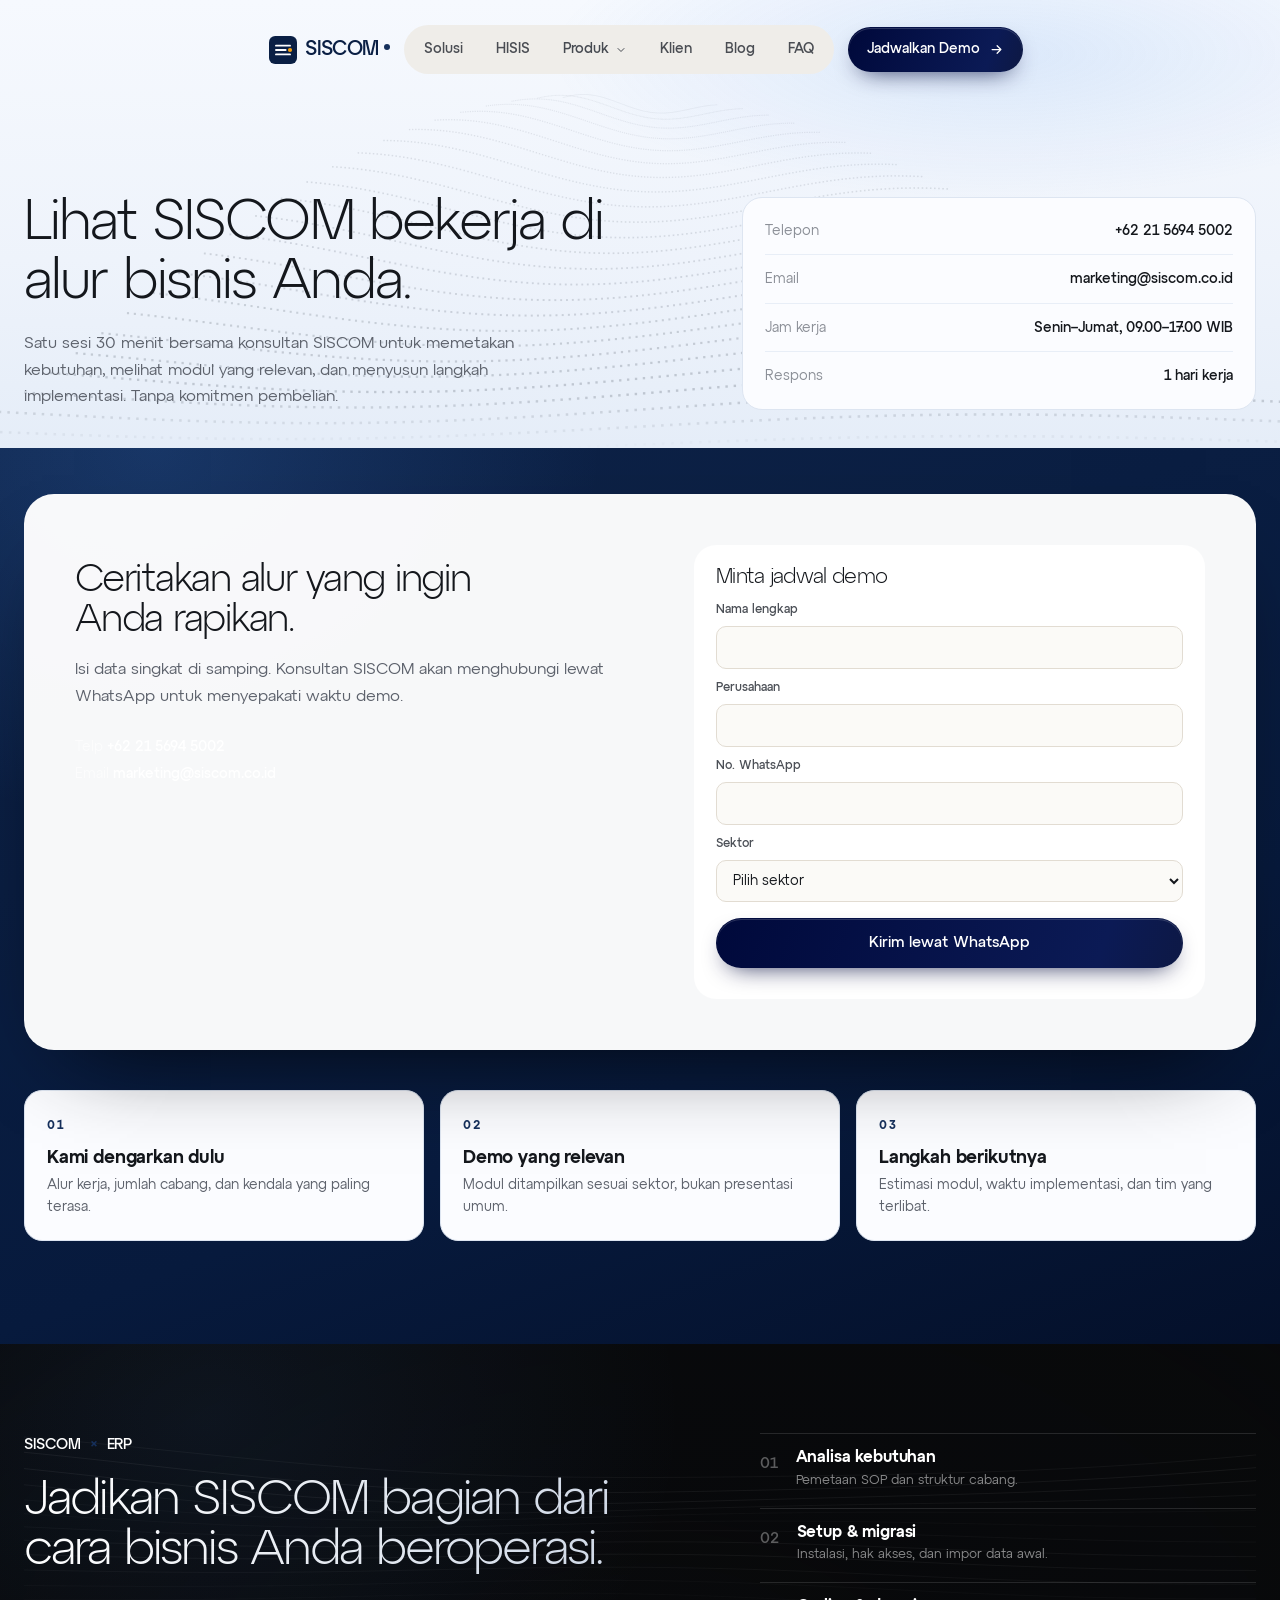
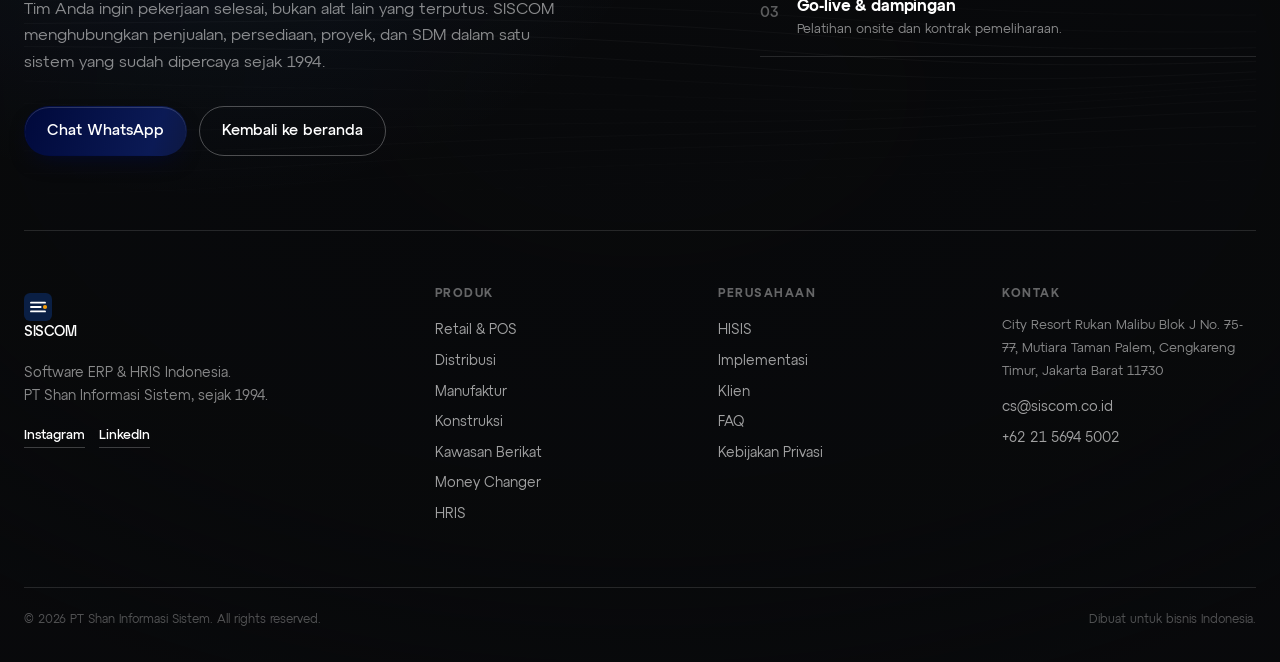
<file: demo.html>
<!doctype html>
<html lang="id">
  <head>
    <meta charset="utf-8" />
    <meta name="viewport" content="width=device-width,initial-scale=1" />
    <title>Jadwalkan Demo — SISCOM ERP &amp; HRIS</title>
    <meta
      name="description"
      content="Jadwalkan demo 30 menit dengan konsultan SISCOM. Lihat ERP dan HRIS bekerja pada alur retail, distribusi, manufaktur, konstruksi, kawasan berikat, valas, dan payroll."
    />
    <meta name="theme-color" content="#0a1f44" />
    <link rel="canonical" href="https://siscom.co.id/demo.html" />
    <link rel="icon" href="assets/img/logo.svg" type="image/svg+xml" />
    <link rel="stylesheet" href="assets/css/style.css" />
    <link rel="stylesheet" href="assets/css/subpage.css" />
    <script src="assets/js/subpage.js" defer></script>
    <script src="assets/js/contact.js" defer></script>
    <script src="assets/js/footerlines.js" defer></script>
  </head>
  <body>
    <a class="skip" href="#main">Lewati ke konten</a>

    <header class="site-head" id="top">
      <div class="nav-shell">
        <a
          class="brand"
          href="index.html"
          aria-label="SISCOM ERP, kembali ke beranda"
        >
          <img src="assets/img/logo.svg" alt="" width="28" height="28" />
          <span class="brand-word">SISCOM</span><i class="brand-dot"></i>
        </a>

        <nav class="nav" id="nav" aria-label="Utama">
          <span class="nav-ink" aria-hidden="true"></span>
          <a href="index.html#solusi">Solusi</a>
          <a href="index.html#hisis">HISIS</a>
          <div class="nav-drop">
            <button class="nav-drop-btn" type="button" aria-expanded="false" aria-controls="productMenu">
              Produk
              <svg viewBox="0 0 24 24" aria-hidden="true"><path d="m6 9 6 6 6-6" /></svg>
            </button>
            <div class="nav-drop-panel" id="productMenu">
              <a href="product.html"><i class="d1"></i><span><b>SIS SmartPOS</b><small>Program POS &amp; Stock Control</small></span></a>
              <a href="product.html"><i class="d2"></i><span><b>SIS Distribution Suite</b><small>Software Distribusi Terintegrasi</small></span></a>
              <a href="product.html"><i class="d3"></i><span><b>SIS Manufacturing Suite</b><small>ERP Industri Manufaktur</small></span></a>
              <a href="product.html"><i class="d4"></i><span><b>SIS Construction One</b><small>ERP Untuk Bidang Konstruksi</small></span></a>
              <a href="product.html"><i class="d2"></i><span><b>SIS PusatBerikat</b><small>ERP IT Kawasan Berikat</small></span></a>
              <a href="product.html"><i class="d3"></i><span><b>SIS ForexSuite</b><small>Aplikasi Valas Bank Indonesia</small></span></a>
              <a href="product.html"><i class="d4"></i><span><b>SIS CoreHR</b><small>ERP Pengelolaan SDM</small></span></a>
            </div>
          </div>
          <a href="index.html#klien">Klien</a>
          <a href="blog.html">Blog</a>
          <a href="faq.html">FAQ</a>
        </nav>

        <div class="nav-actions">
          <a class="btn btn-a nav-cta" href="demo.html" aria-current="page">
            <span class="cta-full">Jadwalkan Demo</span
            ><span class="cta-short">Demo</span>
            <svg viewBox="0 0 24 24" aria-hidden="true">
              <path d="M5 12h14M13 6l6 6-6 6" />
            </svg>
          </a>
          <button
            class="burger"
            id="burger"
            type="button"
            aria-label="Buka menu"
            aria-expanded="false"
            aria-controls="drawer"
          >
            <span></span><span></span><span></span>
          </button>
        </div>
      </div>
    </header>

    <div class="drawer" id="drawer" aria-hidden="true">
      <div class="drawer-top">
        <span class="drawer-label">Menu</span>
        <button
          class="burger close"
          id="close"
          type="button"
          aria-label="Tutup menu"
        >
          <span></span><span></span>
        </button>
      </div>
      <nav aria-label="Menu seluler">
        <a href="index.html#solusi">Solusi</a>
        <a href="index.html#hisis">HISIS</a>
        <a href="index.html#produk">Produk</a>
        <a href="index.html#proses">Implementasi</a>
        <a href="index.html#klien">Klien</a>
        <a href="blog.html">Blog</a>
        <a href="faq.html">FAQ</a>
      </nav>
      <a class="btn btn-a drawer-cta" href="demo.html"
        >Jadwalkan Demo 30 Menit</a
      >
      <p class="drawer-note">
        Konsultan SISCOM siap membantu, Senin–Jumat 09.00–17.00 WIB.
      </p>
    </div>

    <main id="main">
      <section class="contact-hero">
        <canvas class="pg-field" id="pgField" aria-hidden="true"></canvas>
        <div class="wrap">
          <div>
            <h1>Lihat SISCOM bekerja di alur bisnis Anda.</h1>
            <p class="lead">
              Satu sesi 30 menit bersama konsultan SISCOM untuk memetakan
              kebutuhan, melihat modul yang relevan, dan menyusun langkah
              implementasi. Tanpa komitmen pembelian.
            </p>
          </div>
          <div class="contact-facts">
            <div>
              <span>Telepon</span>
              <a href="tel:+622156945002">+62 21 5694 5002</a>
            </div>
            <div>
              <span>Email</span>
              <a href="mailto:marketing@siscom.co.id">marketing@siscom.co.id</a>
            </div>
            <div>
              <span>Jam kerja</span>
              <b>Senin–Jumat, 09.00–17.00 WIB</b>
            </div>
            <div>
              <span>Respons</span>
              <b>1 hari kerja</b>
            </div>
          </div>
        </div>
      </section>

      <section class="demo-sec contact-sec" id="demo">
        <div class="wrap">
          <div class="cta rv">
            <div class="cta-copy">
              <h2>Ceritakan alur yang ingin Anda rapikan.</h2>
              <p class="lead">
                Isi data singkat di samping. Konsultan SISCOM akan menghubungi
                lewat WhatsApp untuk menyepakati waktu demo.
              </p>
              <p class="cta-contact">
                Telp
                <a href="tel:+622156945002">+62 21 5694 5002</a><br />
                Email
                <a href="mailto:marketing@siscom.co.id"
                  >marketing@siscom.co.id</a
                >
              </p>
            </div>
            <form id="demoform" novalidate>
              <h3>Minta jadwal demo</h3>
              <div class="f">
                <label for="n">Nama lengkap</label>
                <input id="n" name="nama" required autocomplete="name" />
                <span class="err">Isi nama Anda.</span>
              </div>
              <div class="f">
                <label for="p">Perusahaan</label>
                <input
                  id="p"
                  name="perusahaan"
                  required
                  autocomplete="organization"
                />
                <span class="err">Isi nama perusahaan.</span>
              </div>
              <div class="f">
                <label for="w">No. WhatsApp</label>
                <input
                  id="w"
                  name="wa"
                  type="tel"
                  required
                  autocomplete="tel"
                />
                <span class="err">Masukkan nomor valid (min. 9 digit).</span>
              </div>
              <div class="f">
                <label for="i">Sektor</label>
                <select id="i" name="industri" required>
                  <option value="">Pilih sektor</option>
                  <option>Retail / POS</option>
                  <option>Distribusi</option>
                  <option>Manufaktur</option>
                  <option>Konstruksi</option>
                  <option>Kawasan Berikat</option>
                  <option>Money Changer</option>
                  <option>HRIS &amp; Payroll</option>
                </select>
                <span class="err">Pilih sektor.</span>
              </div>
              <button class="btn btn-a" type="submit">
                Kirim lewat WhatsApp
              </button>
              <p id="st" role="status" aria-live="polite"></p>
            </form>
          </div>

          <div class="contact-steps rv">
            <article>
              <span>01</span>
              <h3>Kami dengarkan dulu</h3>
              <p>Alur kerja, jumlah cabang, dan kendala yang paling terasa.</p>
            </article>
            <article>
              <span>02</span>
              <h3>Demo yang relevan</h3>
              <p>Modul ditampilkan sesuai sektor, bukan presentasi umum.</p>
            </article>
            <article>
              <span>03</span>
              <h3>Langkah berikutnya</h3>
              <p>Estimasi modul, waktu implementasi, dan tim yang terlibat.</p>
            </article>
          </div>
        </div>
      </section>
    </main>

    <!-- footer ala Kivo -->
    <footer class="foot">
      <div class="wrap">
        <div class="foot-hero">
          <canvas class="foot-lines" id="footLines" aria-hidden="true"></canvas>
          <div>
            <p class="foot-mark">SISCOM <span>×</span> ERP</p>
            <h2>Jadikan SISCOM bagian dari cara bisnis Anda beroperasi.</h2>
            <p class="lead">
              Tim Anda ingin pekerjaan selesai, bukan alat lain yang terputus.
              SISCOM menghubungkan penjualan, persediaan, proyek, dan SDM dalam
              satu sistem yang sudah dipercaya sejak 1994.
            </p>
            <div class="cta-row">
              <a
                class="btn btn-a"
                data-wa="Halo Tim SISCOM, saya ingin menjadwalkan demo ERP."
                href="#"
                >Chat WhatsApp</a
              >
              <a class="btn btn-line" href="index.html">Kembali ke beranda</a>
            </div>
          </div>
          <ol class="foot-steps">
            <li>
              <span>01</span>
              <div>
                <h3>Analisa kebutuhan</h3>
                <p>Pemetaan SOP dan struktur cabang.</p>
              </div>
            </li>
            <li>
              <span>02</span>
              <div>
                <h3>Setup &amp; migrasi</h3>
                <p>Instalasi, hak akses, dan impor data awal.</p>
              </div>
            </li>
            <li>
              <span>03</span>
              <div>
                <h3>Go-live &amp; dampingan</h3>
                <p>Pelatihan onsite dan kontrak pemeliharaan.</p>
              </div>
            </li>
          </ol>
        </div>

        <div class="foot-grid">
          <div class="foot-brand">
            <a class="brand" href="index.html" aria-label="SISCOM ERP">
              <img src="assets/img/logo.svg" alt="" width="28" height="28" />
              <span class="brand-word">SISCOM</span><i class="brand-dot"></i>
            </a>
            <p>
              Software ERP &amp; HRIS Indonesia.<br />PT Shan Informasi Sistem,
              sejak 1994.
            </p>
            <div class="social">
              <a
                href="https://www.instagram.com/siscomsoftware/"
                target="_blank"
                rel="noopener"
                >Instagram</a
              >
              <a
                href="https://id.linkedin.com/company/pt-shan-informasi-sistem"
                target="_blank"
                rel="noopener"
                >LinkedIn</a
              >
            </div>
          </div>
          <div>
            <h4>Produk</h4>
            <a href="index.html#produk">Retail &amp; POS</a>
            <a href="index.html#produk">Distribusi</a>
            <a href="index.html#produk">Manufaktur</a>
            <a href="index.html#produk">Konstruksi</a>
            <a href="index.html#produk">Kawasan Berikat</a>
            <a href="index.html#produk">Money Changer</a>
            <a href="index.html#produk">HRIS</a>
          </div>
          <div>
            <h4>Perusahaan</h4>
            <a href="index.html#hisis">HISIS</a>
            <a href="index.html#proses">Implementasi</a>
            <a href="index.html#klien">Klien</a>
            <a href="index.html#faq">FAQ</a>
            <a href="https://siscom.co.id/kebijakan-privasi"
              >Kebijakan Privasi</a
            >
          </div>
          <div>
            <h4>Kontak</h4>
            <address>
              City Resort Rukan Malibu Blok J No. 75-77, Mutiara Taman Palem,
              Cengkareng Timur, Jakarta Barat 11730
            </address>
            <a href="mailto:cs@siscom.co.id">cs@siscom.co.id</a>
            <a href="tel:+622156945002">+62 21 5694 5002</a>
          </div>
        </div>

        <div class="foot-bottom">
          <span
            >&copy; <span id="year">2026</span> PT Shan Informasi Sistem. All
            rights reserved.</span
          >
          <span>Dibuat untuk bisnis Indonesia.</span>
        </div>
      </div>
    </footer>

    <a
      class="wa"
      id="wa"
      data-wa="Halo Tim SISCOM, saya ingin bertanya tentang SISCOM ERP."
      href="#"
      aria-label="Chat WhatsApp"
      ><svg viewBox="0 0 24 24" aria-hidden="true">
        <path
          d="M21 11.5a8.4 8.4 0 0 1-8.5 8.4 8.6 8.6 0 0 1-3.8-.9L3 21l1.9-5.6a8.4 8.4 0 1 1 16.1-3.9Z"
        />
        <path
          d="M8.5 9.5c.4 2.7 2.3 4.6 5 5l1.2-1.7 1.8.9c-.4 1.4-1.7 2.2-3.1 1.9-3.4-.7-5.8-3.1-6.5-6.5-.3-1.4.5-2.7 1.9-3.1l.9 1.8Z"
        /></svg
      ><span>Chat WhatsApp</span></a
    >
  </body>
</html>
</file>
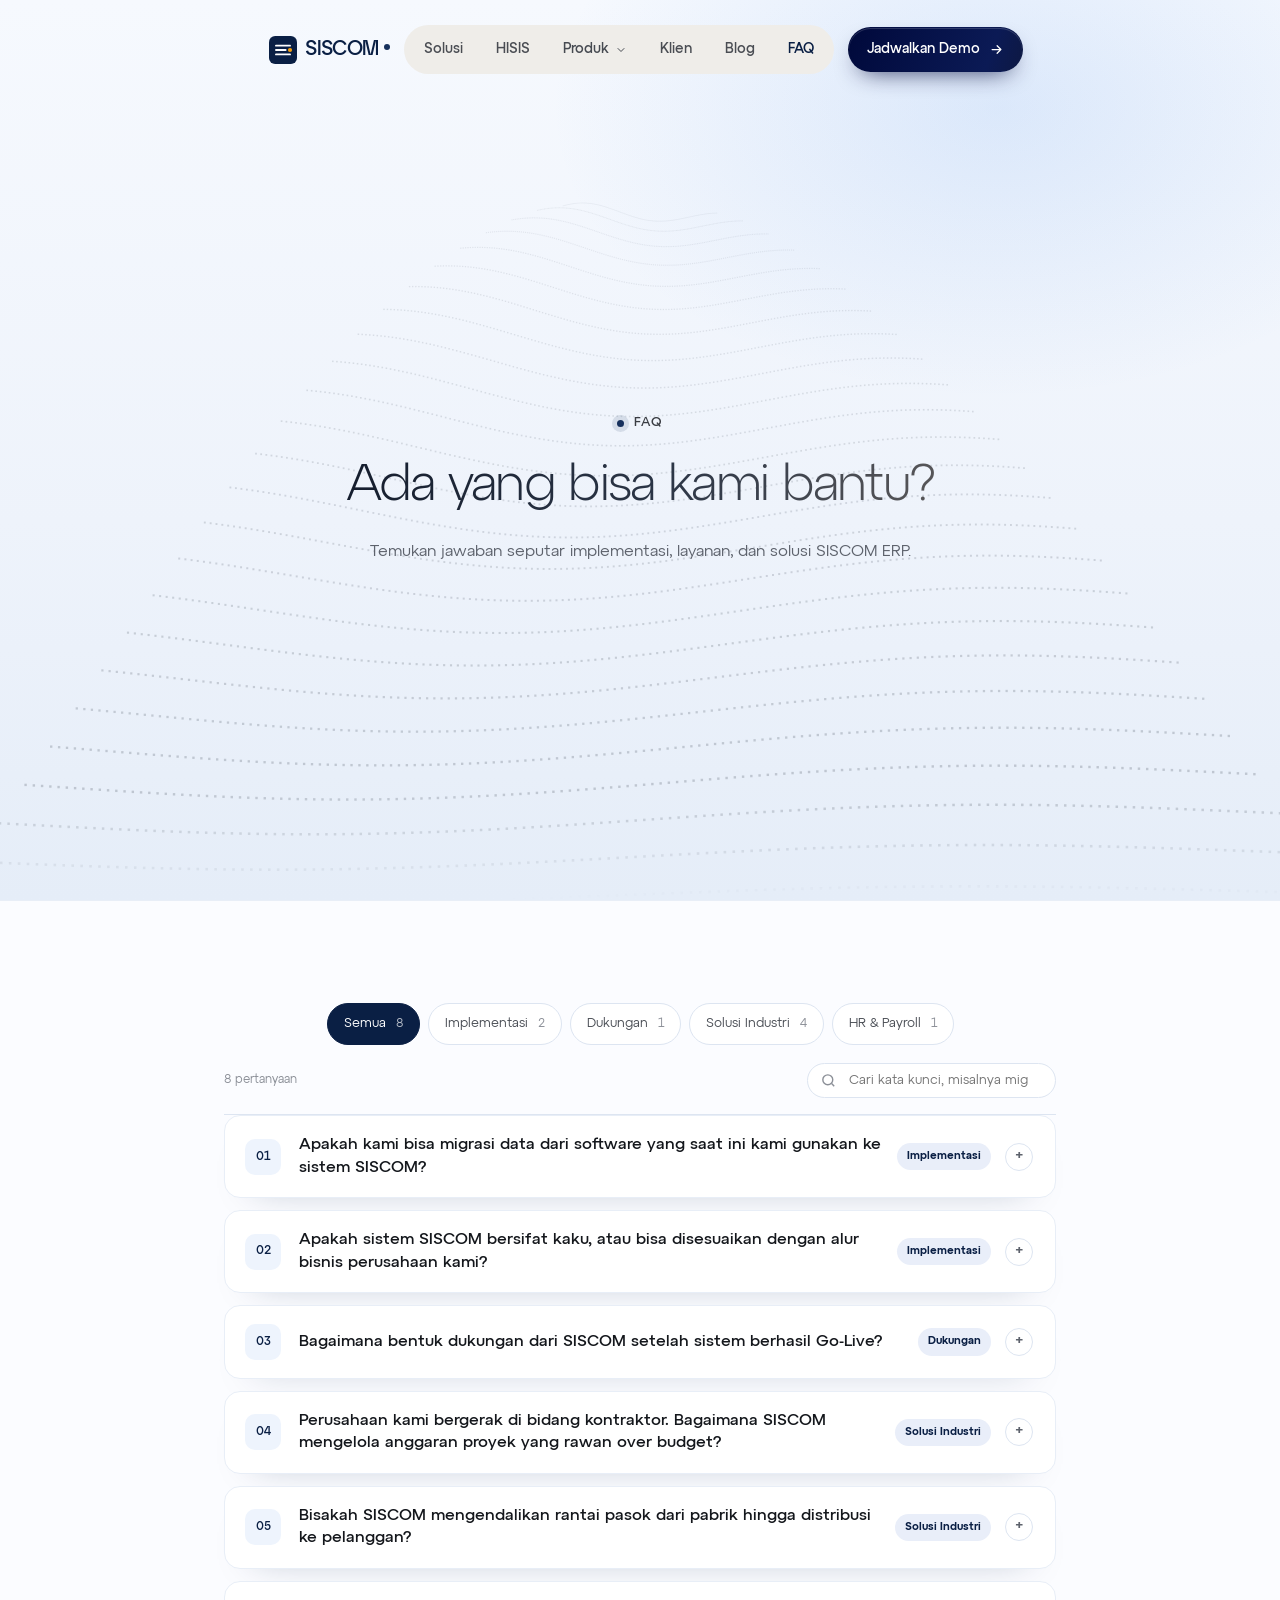
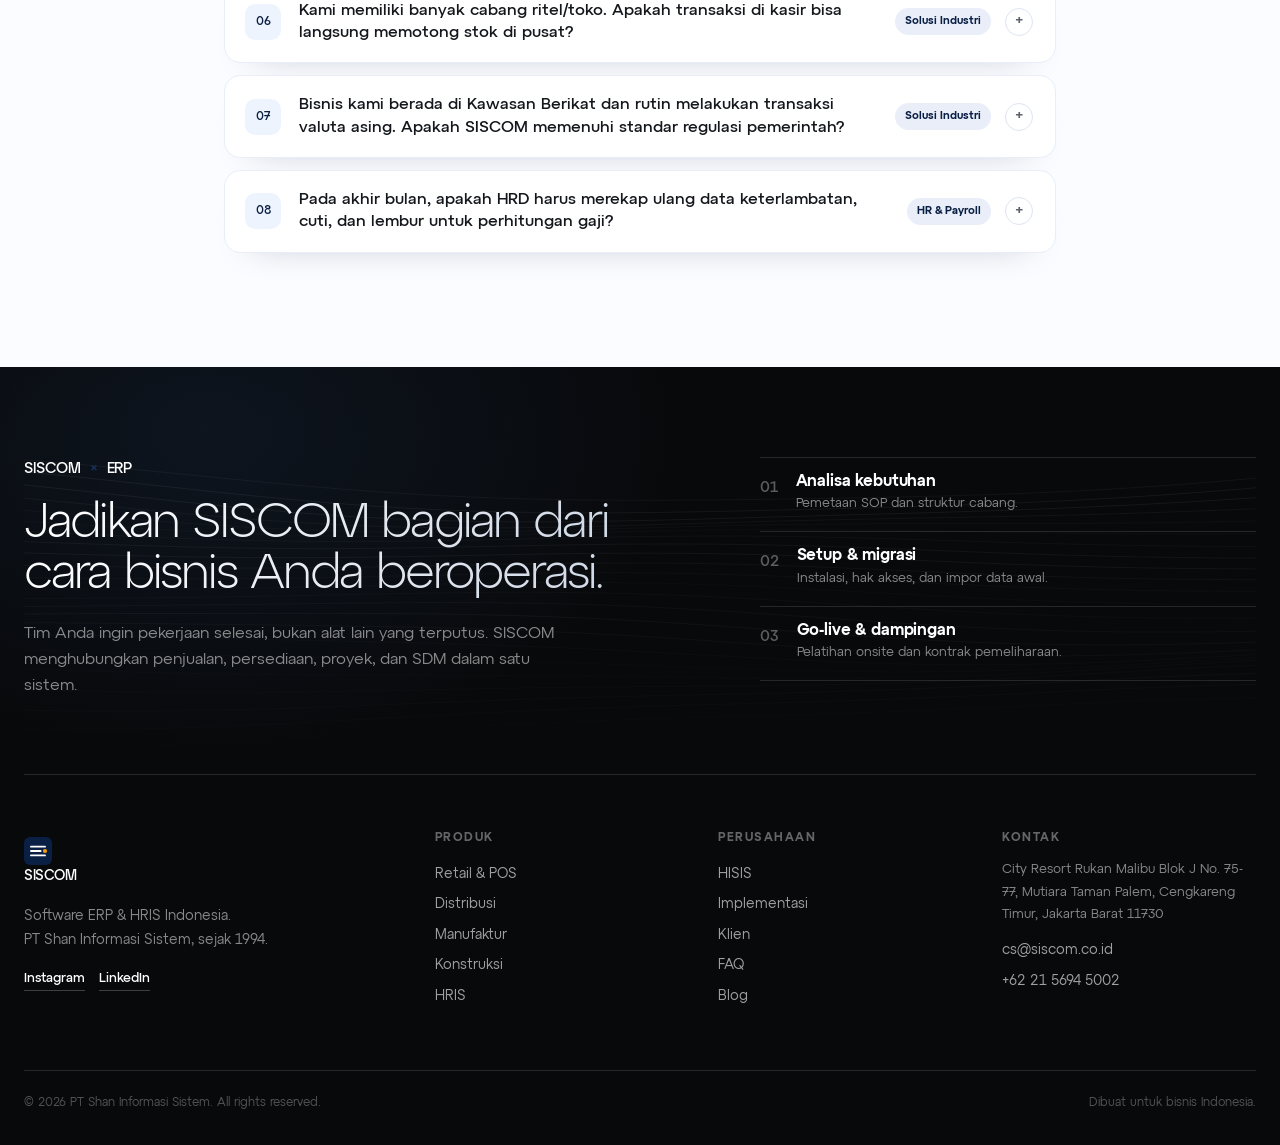
<file: faq.html>
<!doctype html>
<html lang="id">
  <head>
    <meta charset="utf-8" />
    <meta name="viewport" content="width=device-width,initial-scale=1" />
    <title>FAQ SISCOM ERP — Pertanyaan Seputar Software ERP</title>
    <meta name="description" content="Temukan jawaban seputar implementasi, dukungan, solusi industri, dan payroll dari SISCOM ERP." />
    <meta name="theme-color" content="#0a1f44" />
    <link rel="canonical" href="https://siscom.co.id/faq" />
    <link rel="icon" href="assets/img/logo.svg" type="image/svg+xml" />
    <link rel="stylesheet" href="assets/css/style.css" />
    <link rel="stylesheet" href="assets/css/subpage.css" />
    <script src="assets/js/subpage.js" defer></script>
    <script src="assets/js/footerlines.js" defer></script>
  </head>
  <body>
    <a class="skip" href="#main">Lewati ke konten</a>

    <header class="site-head" id="top">
      <div class="nav-shell">
        <a class="brand" href="index.html" aria-label="SISCOM ERP, kembali ke beranda">
          <img src="assets/img/logo.svg" alt="" width="28" height="28" />
          <span class="brand-word">SISCOM</span><i class="brand-dot"></i>
        </a>
        <nav class="nav" aria-label="Utama">
          <span class="nav-ink" aria-hidden="true"></span>
          <a href="index.html#solusi">Solusi</a>
          <a href="index.html#hisis">HISIS</a>
          <div class="nav-drop">
            <button class="nav-drop-btn" type="button" aria-expanded="false" aria-controls="productMenu">
              Produk
              <svg viewBox="0 0 24 24" aria-hidden="true"><path d="m6 9 6 6 6-6" /></svg>
            </button>
            <div class="nav-drop-panel" id="productMenu">
              <a href="product.html"><i class="d1"></i><span><b>SIS SmartPOS</b><small>Program POS &amp; Stock Control</small></span></a>
              <a href="product.html"><i class="d2"></i><span><b>SIS Distribution Suite</b><small>Software Distribusi Terintegrasi</small></span></a>
              <a href="product.html"><i class="d3"></i><span><b>SIS Manufacturing Suite</b><small>ERP Industri Manufaktur</small></span></a>
              <a href="product.html"><i class="d4"></i><span><b>SIS Construction One</b><small>ERP Untuk Bidang Konstruksi</small></span></a>
              <a href="product.html"><i class="d2"></i><span><b>SIS PusatBerikat</b><small>ERP IT Kawasan Berikat</small></span></a>
              <a href="product.html"><i class="d3"></i><span><b>SIS ForexSuite</b><small>Aplikasi Valas Bank Indonesia</small></span></a>
              <a href="product.html"><i class="d4"></i><span><b>SIS CoreHR</b><small>ERP Pengelolaan SDM</small></span></a>
            </div>
          </div>
          <a href="index.html#klien">Klien</a>
          <a href="blog.html">Blog</a>
          <a class="active" href="faq.html">FAQ</a>
        </nav>
        <div class="nav-actions">
          <a class="btn btn-a nav-cta" href="demo.html">
            <span class="cta-full">Jadwalkan Demo</span><span class="cta-short">Demo</span>
            <svg viewBox="0 0 24 24" aria-hidden="true"><path d="M5 12h14M13 6l6 6-6 6" /></svg>
          </a>
          <button class="burger" id="burger" type="button" aria-label="Buka menu" aria-expanded="false" aria-controls="drawer">
            <span></span><span></span><span></span>
          </button>
        </div>
      </div>
    </header>

    <div class="drawer" id="drawer" aria-hidden="true">
      <div class="drawer-top">
        <span class="drawer-label">Menu</span>
        <button class="burger close" id="close" type="button" aria-label="Tutup menu"><span></span><span></span></button>
      </div>
      <nav aria-label="Menu seluler">
        <a href="index.html#solusi">Solusi</a>
        <a href="index.html#hisis">HISIS</a>
        <a href="index.html#produk">Produk</a>
        <a href="blog.html">Blog</a>
        <a href="index.html#klien">Klien</a>
        <a href="faq.html">FAQ</a>
      </nav>
      <a class="btn btn-a drawer-cta" href="demo.html">Jadwalkan Demo 30 Menit</a>
      <p class="drawer-note">Konsultan SISCOM siap membantu, Senin–Jumat 09.00–17.00 WIB.</p>
    </div>

    <main id="main">
      <section class="pg-hero faq-hero">
        <canvas class="pg-field" id="pgField" aria-hidden="true"></canvas>
        <div class="wrap">
          <p class="eyebrow"><i></i>FAQ</p>
          <h1 class="pg-title">Ada yang bisa kami bantu?</h1>
          <p class="lead">
            Temukan jawaban seputar implementasi, layanan, dan solusi SISCOM ERP.
          </p>
        </div>
      </section>

      <section class="pg-body">
        <div class="wrap faq-single">
          <div class="pg-cats">
            <button class="pg-cat is-active" type="button" data-cat="Semua">Semua <span>8</span></button>
            <button class="pg-cat" type="button" data-cat="Implementasi">Implementasi <span>2</span></button>
            <button class="pg-cat" type="button" data-cat="Dukungan">Dukungan <span>1</span></button>
            <button class="pg-cat" type="button" data-cat="Solusi Industri">Solusi Industri <span>4</span></button>
            <button class="pg-cat" type="button" data-cat="HR & Payroll">HR &amp; Payroll <span>1</span></button>
          </div>

          <div class="faq-list-head">
            <p class="pg-count" id="faqCount">8 pertanyaan</p>
            <div class="pg-search faq-search">
              <svg viewBox="0 0 24 24" aria-hidden="true"><circle cx="11" cy="11" r="7" /><path d="m20 20-3.6-3.6" /></svg>
              <input id="faqSearch" type="search" placeholder="Cari kata kunci, misalnya migrasi data" aria-label="Cari pertanyaan" />
            </div>
          </div>

          <div>
            <div class="faq" id="faqList">
              <details class="faq-item" data-cat="Implementasi">
                <summary><span class="faq-num">01</span><span class="faq-q">Apakah kami bisa migrasi data dari software yang saat ini kami gunakan ke sistem SISCOM?</span><span class="faq-cat">Implementasi</span></summary>
                <p>Ya, sangat bisa. SISCOM mendukung migrasi data yang lancar dari sistem legacy Anda, baik dari spreadsheet manual, ERP lama, maupun software pihak ketiga. Tim product consultant kami memandu proses <em>data cleansing</em>, pemetaan (<em>mapping</em>), hingga validasi saldo awal (<em>opening balance</em>). Master data dan riwayat transaksi berpindah secara presisi tanpa mengganggu operasional harian.</p>
              </details>
              <details class="faq-item" data-cat="Implementasi">
                <summary><span class="faq-num">02</span><span class="faq-q">Apakah sistem SISCOM bersifat kaku, atau bisa disesuaikan dengan alur bisnis perusahaan kami?</span><span class="faq-cat">Implementasi</span></summary>
                <p>SISCOM ERP dirancang fleksibel namun tetap mengedepankan <em>best-practice</em> industri. Logika alur persetujuan (<em>approval matrix</em>) dan dokumen finansial dapat disesuaikan dengan SOP unik perusahaan Anda — perangkat lunak kami yang beradaptasi dengan bisnis Anda, bukan sebaliknya.</p>
              </details>
              <details class="faq-item" data-cat="Dukungan">
                <summary><span class="faq-num">03</span><span class="faq-q">Bagaimana bentuk dukungan dari SISCOM setelah sistem berhasil Go-Live?</span><span class="faq-cat">Dukungan</span></summary>
                <p>Kemitraan kami tidak berhenti saat implementasi selesai. Kami tetap mendampingi melalui helpdesk yang responsif, layanan VIP yang berdedikasi, pemeliharaan sistem berkala, penyesuaian regulasi terbaru, dan memastikan operasional bisnis Anda tetap berjalan tanpa hambatan.</p>
              </details>
              <details class="faq-item" data-cat="Solusi Industri">
                <summary><span class="faq-num">04</span><span class="faq-q">Perusahaan kami bergerak di bidang kontraktor. Bagaimana SISCOM mengelola anggaran proyek yang rawan over budget?</span><span class="faq-cat">Solusi Industri</span></summary>
                <p>Untuk sektor ini kami menghadirkan SIS Construction One. Sistem mengunci transaksi pengadaan dan pengeluaran berdasarkan Rencana Anggaran Pelaksanaan (RAP) proyek multi level. Anda dapat melacak <em>Cost to Complete</em> dan mencegah kebocoran anggaran secara <em>real-time</em> terpusat.</p>
              </details>
              <details class="faq-item" data-cat="Solusi Industri">
                <summary><span class="faq-num">05</span><span class="faq-q">Bisakah SISCOM mengendalikan rantai pasok dari pabrik hingga distribusi ke pelanggan?</span><span class="faq-cat">Solusi Industri</span></summary>
                <p>Pasti. Melalui SIS Manufacturing Suite Anda mendapat visibilitas penuh tanpa <em>blind-spot</em>: merumuskan Bill of Materials (BOM), menghitung Harga Pokok Produksi (HPP) otomatis, melacak stok multi gudang, hingga armada pengiriman secara terpadu.</p>
              </details>
              <details class="faq-item" data-cat="Solusi Industri">
                <summary><span class="faq-num">06</span><span class="faq-q">Kami memiliki banyak cabang ritel/toko. Apakah transaksi di kasir bisa langsung memotong stok di pusat?</span><span class="faq-cat">Solusi Industri</span></summary>
                <p>Ya. SIS SmartPOS terintegrasi langsung dengan sistem <em>back office</em>. Setiap transaksi di cabang otomatis memotong stok sentral, mencatat pendapatan, dan menghasilkan jurnal keuangan saat itu juga.</p>
              </details>
              <details class="faq-item" data-cat="Solusi Industri">
                <summary><span class="faq-num">07</span><span class="faq-q">Bisnis kami berada di Kawasan Berikat dan rutin melakukan transaksi valuta asing. Apakah SISCOM memenuhi standar regulasi pemerintah?</span><span class="faq-cat">Solusi Industri</span></summary>
                <p>Tentu. SIS PusatBerikat melaporkan sesuai format IT Inventory Direktorat Jenderal Bea dan Cukai. SIS ForexSuite memastikan pengelolaan dan pelaporan valuta asing sepenuhnya patuh terhadap regulasi Bank Indonesia.</p>
              </details>
              <details class="faq-item" data-cat="HR & Payroll">
                <summary><span class="faq-num">08</span><span class="faq-q">Pada akhir bulan, apakah HRD harus merekap ulang data keterlambatan, cuti, dan lembur untuk perhitungan gaji?</span><span class="faq-cat">HR &amp; Payroll</span></summary>
                <p>Sama sekali tidak ada <em>double data entry</em>. Seluruh data kehadiran, potongan keterlambatan, <em>unpaid leave</em>, hingga lembur mengalir otomatis ke modul Payroll di SIS CoreHR. Tim HR hanya melakukan <em>review</em> akhir, dan sistem menghitung <em>Take Home Pay</em> dalam hitungan menit.</p>
              </details>
            </div>
            <p class="pg-empty" id="faqEmpty" hidden>Tidak ada hasil untuk kata kunci tersebut. Coba kata kunci lain atau tanyakan langsung ke tim kami.</p>
          </div>
        </div>
      </section>

    </main>

    <footer class="foot">
      <div class="wrap">
        <div class="foot-hero">
          <canvas class="foot-lines" id="footLines" aria-hidden="true"></canvas>
          <div>
            <p class="foot-mark">SISCOM <span>×</span> ERP</p>
            <h2>Jadikan SISCOM bagian dari cara bisnis Anda beroperasi.</h2>
            <p class="lead">Tim Anda ingin pekerjaan selesai, bukan alat lain yang terputus. SISCOM menghubungkan penjualan, persediaan, proyek, dan SDM dalam satu sistem.</p>
          </div>
          <ol class="foot-steps">
            <li><span>01</span><div><h3>Analisa kebutuhan</h3><p>Pemetaan SOP dan struktur cabang.</p></div></li>
            <li><span>02</span><div><h3>Setup &amp; migrasi</h3><p>Instalasi, hak akses, dan impor data awal.</p></div></li>
            <li><span>03</span><div><h3>Go-live &amp; dampingan</h3><p>Pelatihan onsite dan kontrak pemeliharaan.</p></div></li>
          </ol>
        </div>
        <div class="foot-grid">
          <div class="foot-brand">
            <a class="brand" href="index.html"><img src="assets/img/logo.svg" alt="" width="28" height="28" /><span class="brand-word">SISCOM</span><i class="brand-dot"></i></a>
            <p>Software ERP &amp; HRIS Indonesia.<br />PT Shan Informasi Sistem, sejak 1994.</p>
            <div class="social"><a href="https://www.instagram.com/siscomsoftware/" target="_blank" rel="noopener">Instagram</a><a href="https://id.linkedin.com/company/pt-shan-informasi-sistem" target="_blank" rel="noopener">LinkedIn</a></div>
          </div>
          <div><h4>Produk</h4><a href="index.html#produk">Retail &amp; POS</a><a href="index.html#produk">Distribusi</a><a href="index.html#produk">Manufaktur</a><a href="product.html">Konstruksi</a><a href="index.html#produk">HRIS</a></div>
          <div><h4>Perusahaan</h4><a href="index.html#hisis">HISIS</a><a href="index.html#proses">Implementasi</a><a href="index.html#klien">Klien</a><a href="faq.html">FAQ</a><a href="blog.html">Blog</a></div>
          <div><h4>Kontak</h4><address>City Resort Rukan Malibu Blok J No. 75-77, Mutiara Taman Palem, Cengkareng Timur, Jakarta Barat 11730</address><a href="mailto:cs@siscom.co.id">cs@siscom.co.id</a><a href="tel:+622156945002">+62 21 5694 5002</a></div>
        </div>
        <div class="foot-bottom"><span>&copy; <span id="year">2026</span> PT Shan Informasi Sistem. All rights reserved.</span><span>Dibuat untuk bisnis Indonesia.</span></div>
      </div>
    </footer>

    <a class="wa" id="wa" data-wa="Halo Tim SISCOM, saya ingin bertanyatentang SISCOM ERP." href="#" aria-label="Chat WhatsApp">
      <svg viewBox="0 0 24 24" aria-hidden="true"><path d="M21 11.5a8.4 8.4 0 0 1-8.5 8.4 8.6 8.6 0 0 1-3.8-.9L3 21l1.9-5.6a8.4 8.4 0 1 1 16.1-3.9Z" /><path d="M8.5 9.5c.4 2.7 2.3 4.6 5 5l1.2-1.7 1.8.9c-.4 1.4-1.7 2.2-3.1 1.9-3.4-.7-5.8-3.1-6.5-6.5-.3-1.4.5-2.7 1.9-3.1l.9 1.8Z" /></svg><span>Chat WhatsApp</span>
    </a>
  </body>
</html>
</file>
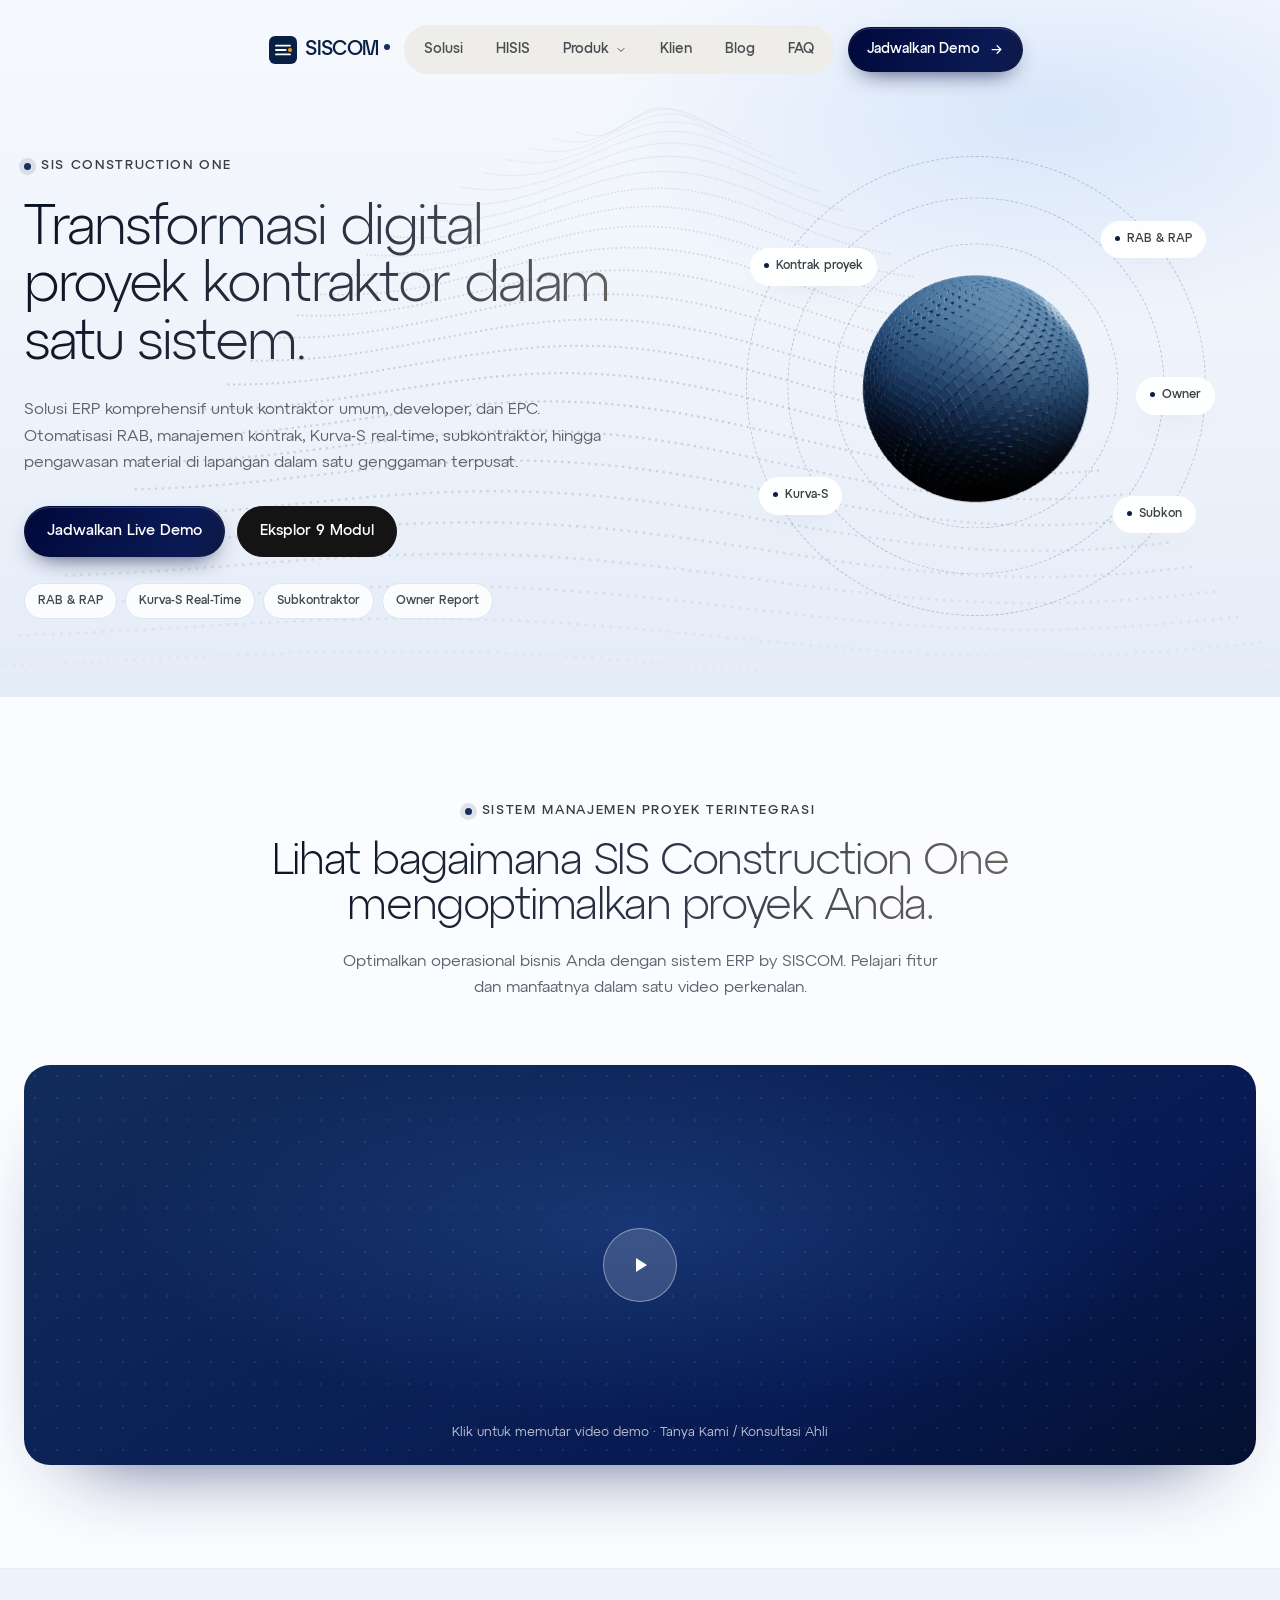
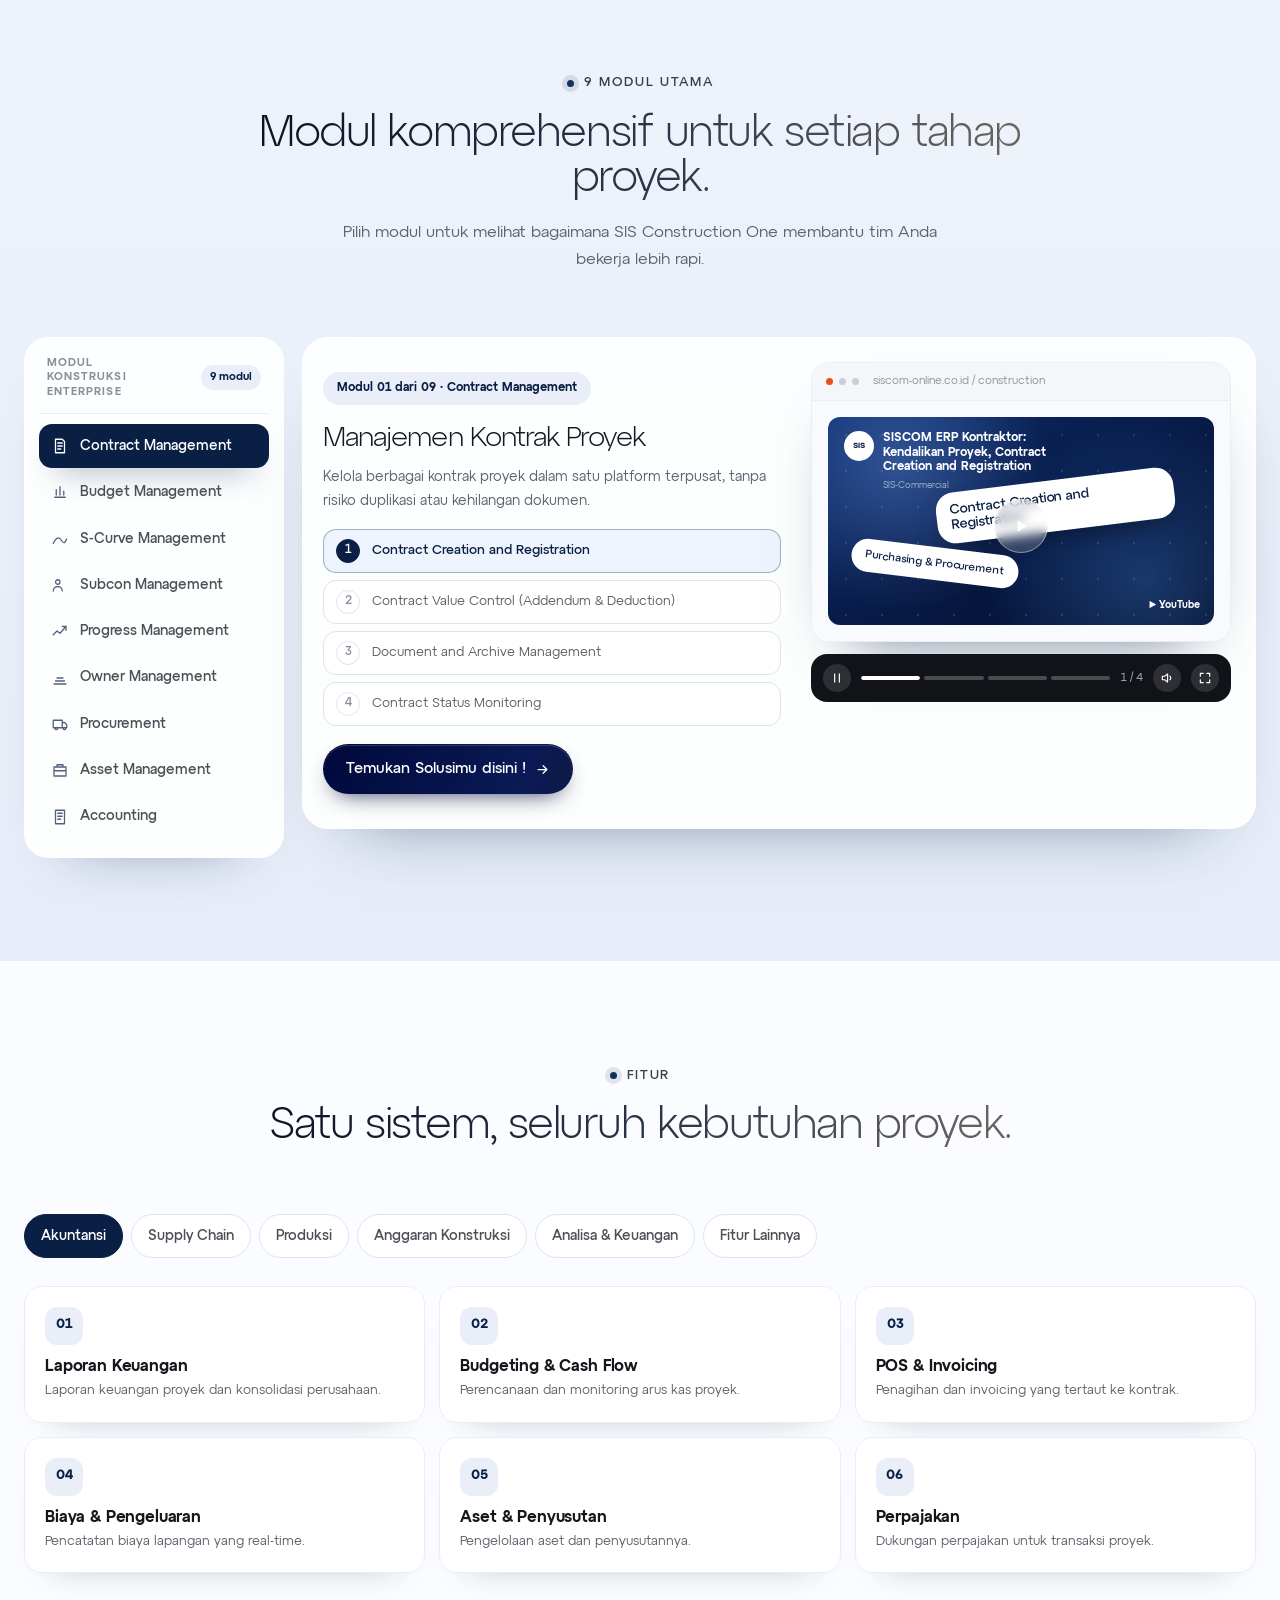
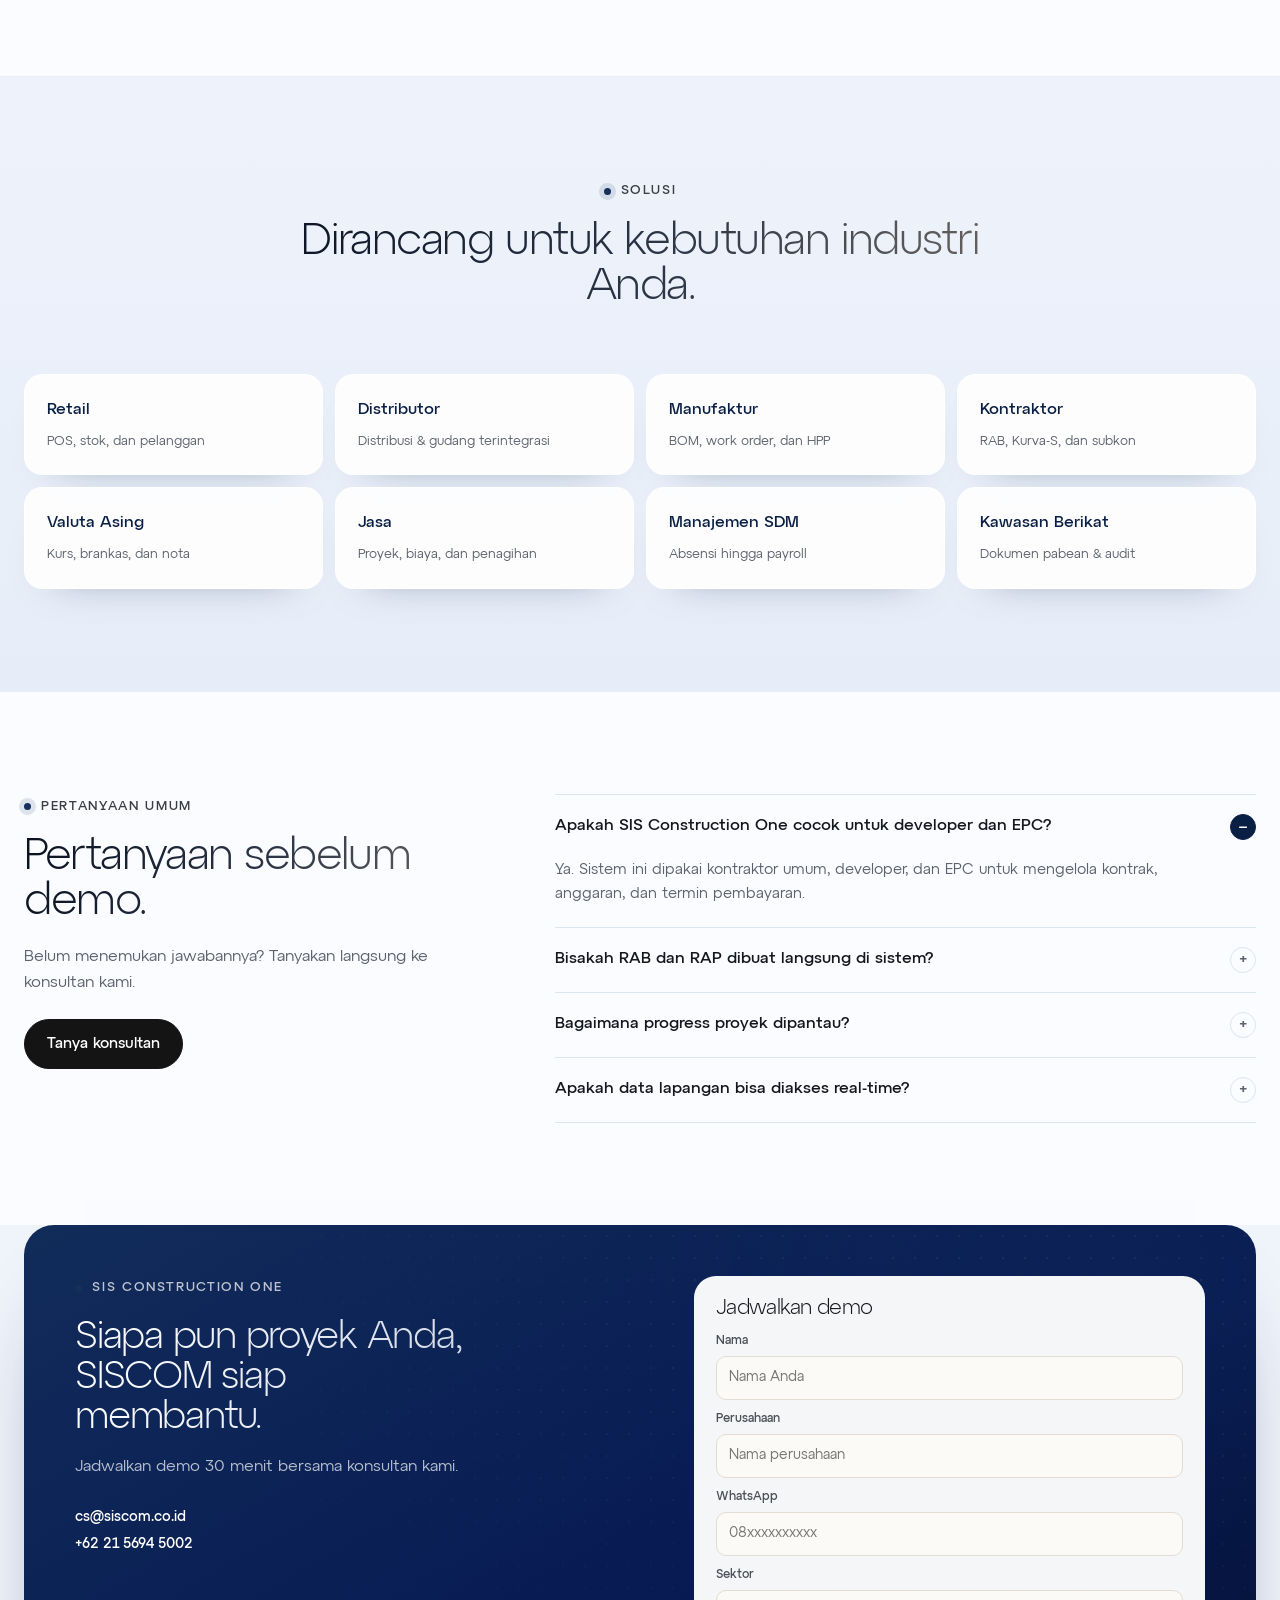
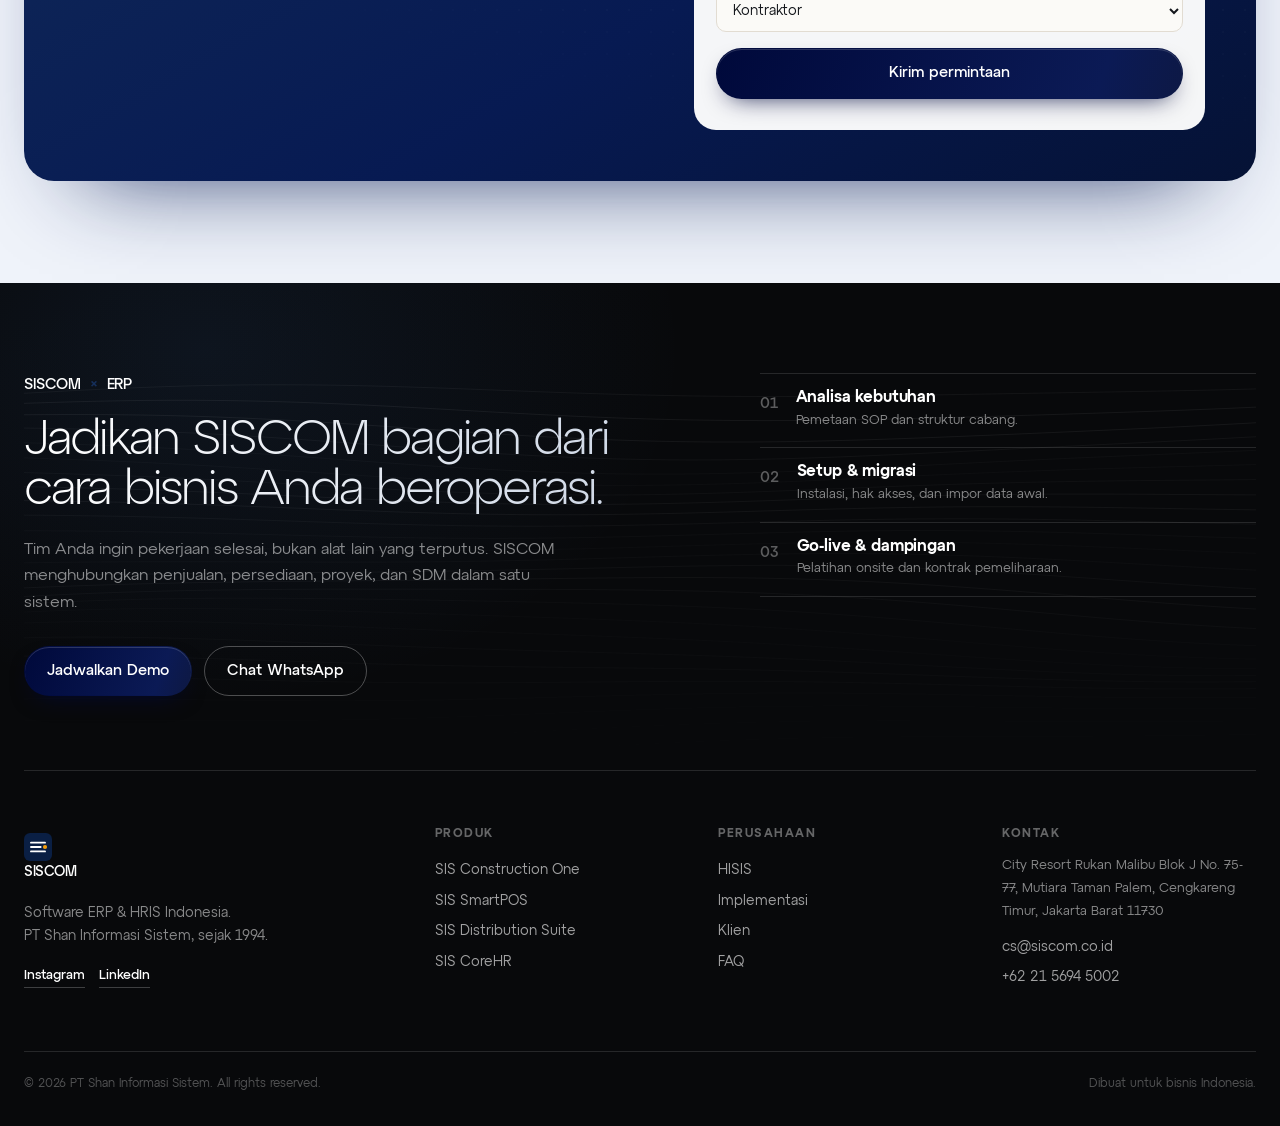
<file: product.html>
<!doctype html>
<html lang="id">
  <head>
    <meta charset="utf-8" />
    <meta name="viewport" content="width=device-width,initial-scale=1" />
    <title>SIS Construction One — ERP Kontraktor Terbaik Indonesia</title>
    <meta
      name="description"
      content="SIS Construction One: ERP untuk kontraktor, developer, dan EPC. Otomatisasi RAB, kontrak proyek, Kurva-S real-time, subkontraktor, dan aset dalam satu sistem."
    />
    <meta name="theme-color" content="#0a1f44" />
    <link rel="canonical" href="https://siscom.co.id/product/kontraktor" />
    <link rel="icon" href="assets/img/logo.svg" type="image/svg+xml" />
    <link rel="stylesheet" href="assets/css/style.css" />
    <link rel="stylesheet" href="assets/css/product.css" />
    <script src="assets/js/three.min.js" defer></script>
    <script src="assets/js/product.js" defer></script>
    <script src="assets/js/footerlines.js" defer></script>
  </head>
  <body>
    <a class="skip" href="#main">Lewati ke konten</a>

    <header class="site-head" id="top">
      <div class="nav-shell">
        <a class="brand" href="index.html" aria-label="SISCOM ERP, kembali ke beranda">
          <img src="assets/img/logo.svg" alt="" width="28" height="28" />
          <span class="brand-word">SISCOM</span><i class="brand-dot"></i>
        </a>
        <nav class="nav" aria-label="Utama">
          <span class="nav-ink" aria-hidden="true"></span>
          <a href="index.html#solusi">Solusi</a>
          <a href="index.html#hisis">HISIS</a>
          <div class="nav-drop">
            <button class="nav-drop-btn" type="button" aria-expanded="false" aria-controls="productMenu">
              Produk
              <svg viewBox="0 0 24 24" aria-hidden="true"><path d="m6 9 6 6 6-6" /></svg>
            </button>
            <div class="nav-drop-panel" id="productMenu">
              <a href="product.html"><i class="d1"></i><span><b>SIS SmartPOS</b><small>Program POS &amp; Stock Control</small></span></a>
              <a href="product.html"><i class="d2"></i><span><b>SIS Distribution Suite</b><small>Software Distribusi Terintegrasi</small></span></a>
              <a href="product.html"><i class="d3"></i><span><b>SIS Manufacturing Suite</b><small>ERP Industri Manufaktur</small></span></a>
              <a href="product.html"><i class="d4"></i><span><b>SIS Construction One</b><small>ERP Untuk Bidang Konstruksi</small></span></a>
              <a href="product.html"><i class="d2"></i><span><b>SIS PusatBerikat</b><small>ERP IT Kawasan Berikat</small></span></a>
              <a href="product.html"><i class="d3"></i><span><b>SIS ForexSuite</b><small>Aplikasi Valas Bank Indonesia</small></span></a>
              <a href="product.html"><i class="d4"></i><span><b>SIS CoreHR</b><small>ERP Pengelolaan SDM</small></span></a>
            </div>
          </div>
          <a href="index.html#klien">Klien</a>
          <a href="blog.html">Blog</a>
          <a href="faq.html">FAQ</a>
        </nav>
        <div class="nav-actions">
          <a class="btn btn-a nav-cta" href="demo.html">
            <span class="cta-full">Jadwalkan Demo</span
            ><span class="cta-short">Demo</span>
            <svg viewBox="0 0 24 24" aria-hidden="true">
              <path d="M5 12h14M13 6l6 6-6 6" />
            </svg>
          </a>
          <button class="burger" id="burger" type="button" aria-label="Buka menu" aria-expanded="false" aria-controls="drawer">
            <span></span><span></span><span></span>
          </button>
        </div>
      </div>
    </header>

    <div class="drawer" id="drawer" aria-hidden="true">
      <div class="drawer-top">
        <span class="drawer-label">Menu</span>
        <button class="burger close" id="close" type="button" aria-label="Tutup menu">
          <span></span><span></span>
        </button>
      </div>
      <nav aria-label="Menu seluler">
        <a href="index.html#solusi">Solusi</a>
        <a href="index.html#hisis">HISIS</a>
        <a href="product.html">Produk</a>
        <a href="index.html#proses">Implementasi</a>
        <a href="index.html#klien">Klien</a>
        <a href="blog.html">Blog</a>
        <a href="faq.html">FAQ</a>
      </nav>
      <a class="btn btn-a drawer-cta" href="demo.html">Jadwalkan Demo 30 Menit</a>
      <p class="drawer-note">Konsultan SISCOM siap membantu, Senin–Jumat 09.00–17.00 WIB.</p>
    </div>

    <main id="main">
      <!-- HERO -->
      <section class="p-hero" id="hero">
        <canvas class="p-field" id="pField" aria-hidden="true"></canvas>
        <div class="wrap p-hero-grid">
          <div class="p-copy">
            <p class="eyebrow"><i></i>SIS Construction One</p>
            <h1 class="p-title-grad">Transformasi digital proyek kontraktor dalam satu sistem.</h1>
            <p class="lead">
              Solusi ERP komprehensif untuk kontraktor umum, developer, dan EPC.
              Otomatisasi RAB, manajemen kontrak, Kurva-S real-time, subkontraktor,
              hingga pengawasan material di lapangan dalam satu genggaman terpusat.
            </p>
            <div class="cta-row">
              <a class="btn btn-a" href="demo.html">Jadwalkan Live Demo</a>
              <a class="btn btn-line" href="#modul">Eksplor 9 Modul</a>
            </div>
            <div class="p-tags">
              <span>RAB &amp; RAP</span><span>Kurva-S Real-Time</span>
              <span>Subkontraktor</span><span>Owner Report</span>
            </div>
          </div>
          <div class="p-visual" aria-hidden="true">
            <div class="p-orbit">
              <i></i><i></i><i></i>
              <canvas class="p-sphere" id="pOrb"></canvas>
              <span class="p-chip c1">Kontrak proyek</span>
              <span class="p-chip c2">RAB &amp; RAP</span>
              <span class="p-chip c3">Kurva-S</span>
              <span class="p-chip c4">Subkon</span>
              <span class="p-chip c5">Owner</span>
            </div>
          </div>
        </div>
      </section>

      <!-- RINGKASAN / VIDEO -->
      <section class="p-overview" id="ringkasan">
        <div class="wrap">
          <div class="sec-head center rv">
            <p class="eyebrow"><i></i>Sistem Manajemen Proyek Terintegrasi</p>
            <h2>Lihat bagaimana SIS Construction One mengoptimalkan proyek Anda.</h2>
            <p class="lead center">
              Optimalkan operasional bisnis Anda dengan sistem ERP by SISCOM.
              Pelajari fitur dan manfaatnya dalam satu video perkenalan.
            </p>
          </div>
          <div class="p-video rv">
            <button class="p-play" type="button" aria-label="Putar video perkenalan">
              <svg viewBox="0 0 24 24" aria-hidden="true"><path d="M8 5v14l11-7z" /></svg>
            </button>
            <p class="p-video-label">Klik untuk memutar video demo · Tanya Kami / Konsultasi Ahli</p>
          </div>
        </div>
      </section>

      <!-- MODUL -->
      <section class="p-modules" id="modul">
        <div class="wrap">
          <div class="sec-head center rv">
            <p class="eyebrow"><i></i>9 Modul Utama</p>
            <h2>Modul komprehensif untuk setiap tahap proyek.</h2>
            <p class="lead center">
              Pilih modul untuk melihat bagaimana SIS Construction One membantu tim Anda bekerja lebih rapi.
            </p>
          </div>
          <div class="p-mod-shell rv">
            <aside class="p-mod-side">
              <div class="p-mod-side-head">
                <b>MODUL KONSTRUKSI ENTERPRISE</b><span>9 modul</span>
              </div>
              <div class="p-mod-list" id="pModList"></div>
            </aside>

            <div class="p-mod-stage">
              <article class="p-mod-main" id="pModCard">
              <span class="p-mod-badge" id="pModNo">Modul 01 dari 09</span>
              <h3 id="pModTitle">Manajemen Kontrak Proyek</h3>
              <p id="pModDesc"></p>
              <ul class="p-mod-steps" id="pModPoints"></ul>
              <div class="p-mod-actions">
                <a class="btn btn-a p-mod-cta" href="demo.html">
                  Temukan Solusimu disini !
                  <svg viewBox="0 0 24 24" aria-hidden="true"><path d="M5 12h14M13 6l6 6-6 6" /></svg>
                </a>
              </div>
            </article>

            <div class="p-preview">
              <div class="p-browser">
                <div class="p-browser-bar">
                  <i></i><i></i><i></i>
                  <span>siscom-online.co.id / construction</span>
                </div>
                <div class="p-screen" id="pScreen"></div>
              </div>
              <div class="p-controls">
                <button class="p-playmini" id="pPlay" type="button" aria-label="Jeda animasi">
                  <svg viewBox="0 0 24 24" aria-hidden="true"><path d="M8 5v14M16 5v14" /></svg>
                </button>
                <div class="p-segments" id="pSegments"></div>
                <span class="p-count" id="pCount">1 / 4</span>
                <button class="p-ctrl" id="pSound" type="button" aria-label="Suara">
                  <svg viewBox="0 0 24 24" aria-hidden="true"><path d="M4 9v6h4l5 4V5L8 9H4ZM17 9a4 4 0 0 1 0 6" /></svg>
                </button>
                <button class="p-ctrl" id="pZoom" type="button" aria-label="Layar penuh">
                  <svg viewBox="0 0 24 24" aria-hidden="true"><path d="M4 9V4h5M20 15v5h-5M20 9V4h-5M4 15v5h5" /></svg>
                </button>
              </div>
            </div>
            </div>
          </div>
        </div>
      </section>

      <!-- FITUR -->
      <section class="p-features" id="fitur">
        <div class="wrap">
          <div class="sec-head center rv">
            <p class="eyebrow"><i></i>Fitur</p>
            <h2>Satu sistem, seluruh kebutuhan proyek.</h2>
          </div>
          <div class="p-tabs rv" role="tablist" aria-label="Kategori fitur">
            <button class="p-tab is-active" type="button" data-panel="f1" role="tab">Akuntansi</button>
            <button class="p-tab" type="button" data-panel="f2" role="tab">Supply Chain</button>
            <button class="p-tab" type="button" data-panel="f3" role="tab">Produksi</button>
            <button class="p-tab" type="button" data-panel="f4" role="tab">Anggaran Konstruksi</button>
            <button class="p-tab" type="button" data-panel="f5" role="tab">Analisa &amp; Keuangan</button>
            <button class="p-tab" type="button" data-panel="f6" role="tab">Fitur Lainnya</button>
          </div>

          <div class="p-feature-panel is-active" id="f1" role="tabpanel">
            <ul class="p-feature-grid">
              <li><span>01</span><h3>Laporan Keuangan</h3><p>Laporan keuangan proyek dan konsolidasi perusahaan.</p></li>
              <li><span>02</span><h3>Budgeting &amp; Cash Flow</h3><p>Perencanaan dan monitoring arus kas proyek.</p></li>
              <li><span>03</span><h3>POS &amp; Invoicing</h3><p>Penagihan dan invoicing yang tertaut ke kontrak.</p></li>
              <li><span>04</span><h3>Biaya &amp; Pengeluaran</h3><p>Pencatatan biaya lapangan yang real-time.</p></li>
              <li><span>05</span><h3>Aset &amp; Penyusutan</h3><p>Pengelolaan aset dan penyusutannya.</p></li>
              <li><span>06</span><h3>Perpajakan</h3><p>Dukungan perpajakan untuk transaksi proyek.</p></li>
            </ul>
          </div>
          <div class="p-feature-panel" id="f2" role="tabpanel">
            <ul class="p-feature-grid">
              <li><span>01</span><h3>Manajemen Produk</h3><p>Data material dan produk terpusat.</p></li>
              <li><span>02</span><h3>Manajemen Inventory</h3><p>Stok material di setiap lokasi proyek.</p></li>
              <li><span>03</span><h3>Manajemen Gudang</h3><p>Penerimaan, mutasi, dan pemakaian barang.</p></li>
              <li><span>04</span><h3>Manajemen Produksi</h3><p>Work order dan pemakaian bahan.</p></li>
              <li><span>05</span><h3>Manajemen Pelanggan</h3><p>Data owner dan pelanggan dalam satu tempat.</p></li>
              <li><span>06</span><h3>Manajemen Vendor</h3><p>Data vendor dan subkontraktor proyek.</p></li>
            </ul>
          </div>
          <div class="p-feature-panel" id="f3" role="tabpanel">
            <ul class="p-feature-grid">
              <li><span>01</span><h3>Bill of Material</h3><p>Susunan bahan baku yang terstruktur.</p></li>
              <li><span>02</span><h3>Formula Produksi</h3><p>Formula dan komposisi produksi.</p></li>
              <li><span>03</span><h3>Analisa Kebutuhan Bahan</h3><p>Kebutuhan bahan baku otomatis dari RAP.</p></li>
              <li><span>04</span><h3>Order Rekomendasi</h3><p>Rekomendasi pembelian material.</p></li>
              <li><span>05</span><h3>Work Order (SPK)</h3><p>SPK produksi dan lapangan.</p></li>
              <li><span>06</span><h3>Bea Cukai Kawasan Berikat</h3><p>Dukungan dokumen pabean.</p></li>
            </ul>
          </div>
          <div class="p-feature-panel" id="f4" role="tabpanel">
            <ul class="p-feature-grid">
              <li><span>01</span><h3>RAB</h3><p>Rencana anggaran biaya proyek.</p></li>
              <li><span>02</span><h3>RAP</h3><p>Rencana anggaran pelaksanaan.</p></li>
              <li><span>03</span><h3>Kurva-S</h3><p>Visualisasi progress rencana dan aktual.</p></li>
              <li><span>04</span><h3>Opname Prestasi Owner</h3><p>Opname prestasi sesuai termin owner.</p></li>
              <li><span>05</span><h3>Opname Prestasi Subkon</h3><p>Opname prestasi pekerjaan subkontraktor.</p></li>
              <li><span>06</span><h3>Certificate of Payment</h3><p>COP untuk owner dan subkontraktor.</p></li>
            </ul>
          </div>
          <div class="p-feature-panel" id="f5" role="tabpanel">
            <ul class="p-feature-grid">
              <li><span>01</span><h3>Pergerakan Stok</h3><p>Analisa dead, slow, dan fast moving material.</p></li>
              <li><span>02</span><h3>Tracking Serial Number</h3><p>Pelacakan serial number aset dan material.</p></li>
              <li><span>03</span><h3>Manajemen Anggaran Biaya</h3><p>Kontrol anggaran dan realisasinya.</p></li>
              <li><span>04</span><h3>Analisa Laba Rugi</h3><p>Laba rugi per proyek dan perusahaan.</p></li>
              <li><span>05</span><h3>Analisa Cash Flow</h3><p>Arus kas proyek secara real-time.</p></li>
              <li><span>06</span><h3>Analisa Profitabilitas</h3><p>Profitabilitas produk dan proyek.</p></li>
            </ul>
          </div>
          <div class="p-feature-panel" id="f6" role="tabpanel">
            <ul class="p-feature-grid">
              <li><span>01</span><h3>Multi Satuan</h3><p>Beberapa satuan untuk satu material.</p></li>
              <li><span>02</span><h3>Multi Gudang</h3><p>Gudang proyek dan pusat.</p></li>
              <li><span>03</span><h3>Multi Currency</h3><p>Transaksi dalam beberapa mata uang.</p></li>
              <li><span>04</span><h3>Batch Number</h3><p>Pencatatan nomor batch material.</p></li>
              <li><span>05</span><h3>Expired Date</h3><p>Pantau kedaluwarsa material.</p></li>
              <li><span>06</span><h3>Manajemen User</h3><p>Hak akses berbasis peran.</p></li>
            </ul>
          </div>
        </div>
      </section>

      <!-- SOLUSI -->
      <section class="p-solusi" id="solusi-produk">
        <div class="wrap">
          <div class="sec-head center rv">
            <p class="eyebrow"><i></i>Solusi</p>
            <h2>Dirancang untuk kebutuhan industri Anda.</h2>
          </div>
          <div class="p-sol-grid rv">
            <a href="index.html#produk"><b>Retail</b><span>POS, stok, dan pelanggan</span></a>
            <a href="index.html#produk"><b>Distributor</b><span>Distribusi &amp; gudang terintegrasi</span></a>
            <a href="index.html#produk"><b>Manufaktur</b><span>BOM, work order, dan HPP</span></a>
            <a href="product.html"><b>Kontraktor</b><span>RAB, Kurva-S, dan subkon</span></a>
            <a href="index.html#produk"><b>Valuta Asing</b><span>Kurs, brankas, dan nota</span></a>
            <a href="index.html#produk"><b>Jasa</b><span>Proyek, biaya, dan penagihan</span></a>
            <a href="index.html#produk"><b>Manajemen SDM</b><span>Absensi hingga payroll</span></a>
            <a href="index.html#produk"><b>Kawasan Berikat</b><span>Dokumen pabean &amp; audit</span></a>
          </div>
        </div>
      </section>

      <!-- FAQ -->
      <section class="p-faq" id="faq">
        <div class="wrap faq-grid">
          <div class="sec-head rv">
            <p class="eyebrow"><i></i>Pertanyaan Umum</p>
            <h2>Pertanyaan sebelum demo.</h2>
            <p class="lead">Belum menemukan jawabannya? Tanyakan langsung ke konsultan kami.</p>
            <a class="btn btn-line" href="demo.html">Tanya konsultan</a>
          </div>
          <div class="faq rv">
            <details open>
              <summary>Apakah SIS Construction One cocok untuk developer dan EPC?</summary>
              <p>Ya. Sistem ini dipakai kontraktor umum, developer, dan EPC untuk mengelola kontrak, anggaran, dan termin pembayaran.</p>
            </details>
            <details>
              <summary>Bisakah RAB dan RAP dibuat langsung di sistem?</summary>
              <p>Bisa. RAB dan RAP disusun di dalam sistem, lalu realisasi biayanya dipantau otomatis terhadap anggaran.</p>
            </details>
            <details>
              <summary>Bagaimana progress proyek dipantau?</summary>
              <p>Progress rencana dan aktual divisualisasikan lewat Kurva-S, dilengkapi opname prestasi owner dan subkontraktor.</p>
            </details>
            <details>
              <summary>Apakah data lapangan bisa diakses real-time?</summary>
              <p>Ya. Pencatatan material, SPK, dan termin tersinkron sehingga kantor dan lapangan melihat data yang sama.</p>
            </details>
          </div>
        </div>
      </section>

      <!-- CTA -->
      <section class="demo-sec">
        <div class="wrap">
          <div class="cta rv">
            <div class="cta-copy">
              <p class="eyebrow light"><i></i>SIS Construction One</p>
              <h2>Siapa pun proyek Anda, SISCOM siap membantu.</h2>
              <p class="lead">Jadwalkan demo 30 menit bersama konsultan kami.</p>
              <div class="cta-contact">
                <a href="mailto:cs@siscom.co.id">cs@siscom.co.id</a><br />
                <a href="tel:+622156945002">+62 21 5694 5002</a>
              </div>
            </div>
            <form id="demoform" novalidate>
              <h3>Jadwalkan demo</h3>
              <div class="f"><label for="nama">Nama</label><input id="nama" name="nama" type="text" placeholder="Nama Anda" required /><span class="err">Nama wajib diisi.</span></div>
              <div class="f"><label for="perusahaan">Perusahaan</label><input id="perusahaan" name="perusahaan" type="text" placeholder="Nama perusahaan" required /><span class="err">Perusahaan wajib diisi.</span></div>
              <div class="f"><label for="wa-input">WhatsApp</label><input id="wa-input" name="wa" type="tel" placeholder="08xxxxxxxxxx" required /><span class="err">Nomor WhatsApp tidak valid.</span></div>
              <div class="f"><label for="industri">Sektor</label><select id="industri" name="industri"><option>Kontraktor</option><option>Developer</option><option>EPC</option></select></div>
              <button class="btn btn-a" type="submit">Kirim permintaan</button>
              <p id="st"></p>
            </form>
          </div>
        </div>
      </section>
    </main>

    <footer class="foot">
      <div class="wrap">
        <div class="foot-hero">
          <canvas class="foot-lines" id="footLines" aria-hidden="true"></canvas>
          <div>
            <p class="foot-mark">SISCOM <span>×</span> ERP</p>
            <h2>Jadikan SISCOM bagian dari cara bisnis Anda beroperasi.</h2>
            <p class="lead">
              Tim Anda ingin pekerjaan selesai, bukan alat lain yang terputus. SISCOM
              menghubungkan penjualan, persediaan, proyek, dan SDM dalam satu sistem.
            </p>
            <div class="cta-row">
              <a class="btn btn-a" href="demo.html">Jadwalkan Demo</a>
              <a class="btn btn-line" data-wa="Halo Tim SISCOM, saya ingin diskusi SIS Construction One." href="#">Chat WhatsApp</a>
            </div>
          </div>
          <ol class="foot-steps">
            <li><span>01</span><div><h3>Analisa kebutuhan</h3><p>Pemetaan SOP dan struktur cabang.</p></div></li>
            <li><span>02</span><div><h3>Setup &amp; migrasi</h3><p>Instalasi, hak akses, dan impor data awal.</p></div></li>
            <li><span>03</span><div><h3>Go-live &amp; dampingan</h3><p>Pelatihan onsite dan kontrak pemeliharaan.</p></div></li>
          </ol>
        </div>
        <div class="foot-grid">
          <div class="foot-brand">
            <a class="brand" href="index.html" aria-label="SISCOM ERP">
              <img src="assets/img/logo.svg" alt="" width="28" height="28" />
              <span class="brand-word">SISCOM</span><i class="brand-dot"></i>
            </a>
            <p>Software ERP &amp; HRIS Indonesia.<br />PT Shan Informasi Sistem, sejak 1994.</p>
            <div class="social">
              <a href="https://www.instagram.com/siscomsoftware/" target="_blank" rel="noopener">Instagram</a>
              <a href="https://id.linkedin.com/company/pt-shan-informasi-sistem" target="_blank" rel="noopener">LinkedIn</a>
            </div>
          </div>
          <div>
            <h4>Produk</h4>
            <a href="product.html">SIS Construction One</a>
            <a href="index.html#produk">SIS SmartPOS</a>
            <a href="index.html#produk">SIS Distribution Suite</a>
            <a href="index.html#produk">SIS CoreHR</a>
          </div>
          <div>
            <h4>Perusahaan</h4>
            <a href="index.html#hisis">HISIS</a>
            <a href="index.html#proses">Implementasi</a>
            <a href="index.html#klien">Klien</a>
            <a href="index.html#faq">FAQ</a>
          </div>
          <div>
            <h4>Kontak</h4>
            <address>City Resort Rukan Malibu Blok J No. 75-77, Mutiara Taman Palem, Cengkareng Timur, Jakarta Barat 11730</address>
            <a href="mailto:cs@siscom.co.id">cs@siscom.co.id</a>
            <a href="tel:+622156945002">+62 21 5694 5002</a>
          </div>
        </div>
        <div class="foot-bottom">
          <span>&copy; <span id="year">2026</span> PT Shan Informasi Sistem. All rights reserved.</span>
          <span>Dibuat untuk bisnis Indonesia.</span>
        </div>
      </div>
    </footer>

    <a class="wa" id="wa" data-wa="Halo Tim SISCOM, saya ingin bertanya tentang SIS Construction One." href="#" aria-label="Chat WhatsApp">
      <svg viewBox="0 0 24 24" aria-hidden="true">
        <path d="M21 11.5a8.4 8.4 0 0 1-8.5 8.4 8.6 8.6 0 0 1-3.8-.9L3 21l1.9-5.6a8.4 8.4 0 1 1 16.1-3.9Z" />
        <path d="M8.5 9.5c.4 2.7 2.3 4.6 5 5l1.2-1.7 1.8.9c-.4 1.4-1.7 2.2-3.1 1.9-3.4-.7-5.8-3.1-6.5-6.5-.3-1.4.5-2.7 1.9-3.1l.9 1.8Z" />
      </svg><span>Chat WhatsApp</span>
    </a>
  </body>
</html>
</file>
<file: assets/css/style.css>
/* =========================================================
   SISCOM ERP — template HTML/CSS/JS
   Palet: navy (primary) + orange (aksen) di atas kertas krem.
   Struktur: 1 token, 2 dasar, 3 header, 4 hero, 5 cerita,
   6 HISIS, 7 produk/domain, 8 seksi lain, 9 footer, 10 responsif.
   ========================================================= */

/* 1. Token + font ---------------------------------------- */
@font-face {
  font-family: "SIS Display";
  src: url("../fonts/AtypDisplay-Light.woff2") format("woff2");
  font-weight: 300;
  font-style: normal;
  font-display: swap;
}
@font-face {
  font-family: "SIS Display";
  src: url("../fonts/AtypDisplay-Regular.woff2") format("woff2");
  font-weight: 400;
  font-style: normal;
  font-display: swap;
}
@font-face {
  font-family: "SIS Display";
  src: url("../fonts/AtypDisplay-Medium.woff2") format("woff2");
  font-weight: 500;
  font-style: normal;
  font-display: swap;
}
@font-face {
  font-family: "SIS Text";
  src: url("../fonts/AtypText-Regular.woff2") format("woff2");
  font-weight: 400;
  font-style: normal;
  font-display: swap;
}
@font-face {
  font-family: "SIS Text";
  src: url("../fonts/AtypText-Medium.woff2") format("woff2");
  font-weight: 500;
  font-style: normal;
  font-display: swap;
}
@font-face {
  font-family: "SIS Text";
  src: url("../fonts/AtypText-Semibold.woff2") format("woff2");
  font-weight: 600;
  font-style: normal;
  font-display: swap;
}

:root {
  --navy: #0a1f44;
  --deep: #071a52;
  --ink: #14171c;
  --ink2: #5d626c;
  --ink3: #8b8f97;
  --orange: #16305c;
  --orange-2: #0a1f44;
  --orange-soft: #e9eef9;
  --cream: #eff3fa;
  --cream-2: #e7edf7;
  --paper: #fbfcff;
  --line: #dde5f1;
  --line-2: #e8eef7;
  --white: #fff;
  --r: 22px;
  --max: 1240px;
  --ease: cubic-bezier(0.22, 1, 0.36, 1);
  --display: "SIS Display", "Inter Tight", system-ui, sans-serif;
  --text: "SIS Text", "Inter", system-ui, sans-serif;
}

/* 2. Dasar ------------------------------------------------ */
*,
*::before,
*::after {
  box-sizing: border-box;
}
html {
  scroll-behavior: smooth;
  scroll-padding-top: 96px;
  -webkit-text-size-adjust: 100%;
}
body {
  margin: 0;
  font: 400 1rem/1.62 var(--text);
  color: var(--ink);
  background: var(--cream);
  overflow-x: clip;
  -webkit-font-smoothing: antialiased;
}
body.lock {
  overflow: hidden;
}
h1,
h2,
h3,
h4 {
  margin: 0;
  font-family: var(--display);
  font-weight: 300;
  line-height: 1.04;
  letter-spacing: -0.033em;
  color: var(--ink);
}
p {
  margin: 0;
}
a {
  color: inherit;
  text-decoration: none;
}
img,
svg,
canvas {
  display: block;
  max-width: 100%;
}
ul,
ol,
dl,
dd {
  margin: 0;
  padding: 0;
  list-style: none;
}
button {
  font: inherit;
  color: inherit;
}
:focus-visible {
  outline: 2px solid var(--orange);
  outline-offset: 3px;
}
.skip {
  position: fixed;
  top: -80px;
  left: 16px;
  z-index: 100;
  background: var(--navy);
  color: #fff;
  padding: 10px 16px;
  border-radius: 999px;
  transition: top 0.2s;
}
.skip:focus {
  top: 12px;
}
.wrap {
  width: 100%;
  max-width: calc(var(--max) + 48px);
  margin-inline: auto;
  padding-inline: 24px;
}
.lead {
  font-size: clamp(1rem, 1.18vw, 1.14rem);
  line-height: 1.65;
  color: var(--ink2);
  max-width: 56ch;
}
.lead.center {
  margin-inline: auto;
  text-align: center;
}
.eyebrow {
  display: inline-flex;
  align-items: center;
  gap: 10px;
  font-size: 0.8rem;
  font-weight: 500;
  letter-spacing: 0.13em;
  text-transform: uppercase;
  color: #3a3d43;
}
.eyebrow i {
  width: 7px;
  height: 7px;
  border-radius: 50%;
  background: var(--orange);
  box-shadow: 0 0 0 5px rgba(22, 48, 92, 0.12);
}
.eyebrow.light {
  color: rgba(255, 255, 255, 0.72);
}
.grad-text {
  background: linear-gradient(100deg, #4a8eeb 0%, #6ea9f2 60%, #3a7bda 100%);
  -webkit-background-clip: text;
  background-clip: text;
  -webkit-text-fill-color: transparent;
}
.grad-title {
  font-size: clamp(2.1rem, 4.4vw, 3.9rem);
  background: linear-gradient(180deg, #10151d 0%, #10151d 42%, #8d9099 100%);
  -webkit-background-clip: text;
  background-clip: text;
  -webkit-text-fill-color: transparent;
}
.sec-head {
  max-width: 780px;
  margin-bottom: clamp(36px, 5vw, 64px);
}
.sec-head.center {
  margin-inline: auto;
  text-align: center;
}
.sec-head .eyebrow {
  margin-bottom: 18px;
}
.sec-head h2 {
  font-size: clamp(1.9rem, 3.4vw, 3rem);
}
.sec-head .lead {
  margin-top: 18px;
}
section {
  padding-block: clamp(64px, 8vw, 118px);
}
section[id] {
  scroll-margin-top: 84px;
}

/* button */
.btn {
  display: inline-flex;
  align-items: center;
  justify-content: center;
  gap: 9px;
  min-height: 48px;
  padding: 12px 22px;
  border: 1px solid transparent;
  border-radius: 999px;
  font-family: var(--text);
  font-weight: 500;
  font-size: 0.94rem;
  cursor: pointer;
  transition:
    transform 0.25s var(--ease),
    box-shadow 0.25s var(--ease),
    background 0.25s,
    color 0.25s,
    border-color 0.25s;
}
.btn svg {
  width: 16px;
  height: 16px;
  fill: none;
  stroke: currentColor;
  stroke-width: 2;
  stroke-linecap: round;
  stroke-linejoin: round;
  transition: transform 0.25s var(--ease);
}
.btn:hover svg {
  transform: translateX(3px);
}
.btn:active {
  transform: scale(0.985);
}
.btn-a {
  background: linear-gradient(
    110deg,
    #00093b 0%,
    #0b1a55 38%,
    #141414 72%,
    #00093b 100%
  );
  background-size: 220% 100%;
  background-position: 0% 50%;
  color: #fff;
  box-shadow:
    0 10px 24px -12px rgba(0, 9, 59, 0.9),
    inset 0 1px 0 rgba(255, 255, 255, 0.16);
  transition:
    transform 0.25s var(--ease),
    box-shadow 0.25s var(--ease),
    background-position 0.7s var(--ease);
}
.btn-a:hover {
  background-position: 100% 50%;
  box-shadow:
    0 16px 32px -14px rgba(0, 9, 59, 0.95),
    inset 0 1px 0 rgba(255, 255, 255, 0.22);
  transform: translateY(-1px);
}
.btn-line {
  background: #141414;
  border-color: #141414;
  color: #fff;
}
.btn-line:hover {
  background: linear-gradient(110deg, #141414 0%, #00093b 100%);
  border-color: #00093b;
  color: #fff;
}
.cta-row {
  display: flex;
  flex-wrap: wrap;
  gap: 12px;
  margin-top: 30px;
}
.chip-ok {
  display: inline-flex;
  align-items: center;
  gap: 5px;
  border-radius: 999px;
  padding: 3px 9px;
  font-size: 0.68rem;
  font-weight: 500;
  color: #16794a;
  background: #e8f6ee;
}

/* reveal */
.rv {
  opacity: 0;
  transform: translateY(22px);
  transition:
    opacity 0.8s var(--ease),
    transform 0.8s var(--ease);
}
.rv.in {
  opacity: 1;
  transform: none;
}

/* 3. Header ----------------------------------------------- */
.site-head {
  position: fixed;
  inset: 0 0 auto;
  z-index: 60;
  padding: 18px 20px;
  transition: padding 0.4s var(--ease);
}
.nav-shell {
  display: flex;
  align-items: center;
  gap: 14px;
  width: max-content;
  max-width: 100%;
  margin-inline: auto;
  padding: 6px 6px 6px 18px;
  border: 1px solid transparent;
  border-radius: 999px;
  transition:
    background 0.45s var(--ease),
    box-shadow 0.45s var(--ease),
    border-color 0.45s,
    padding 0.45s var(--ease),
    gap 0.45s var(--ease);
}
.brand {
  display: inline-flex;
  align-items: center;
  gap: 8px;
  font-family: var(--display);
  font-weight: 500;
  font-size: 1.24rem;
  letter-spacing: -0.03em;
  color: var(--navy);
  white-space: nowrap;
  flex: none;
}
.brand img {
  width: 28px;
  height: 28px;
}
.brand-dot {
  width: 6px;
  height: 6px;
  border-radius: 50%;
  background: var(--orange);
  margin: -6px 0 0 -3px;
  transition: transform 0.3s var(--ease);
}
.brand:hover .brand-dot {
  transform: scale(1.5);
}
.nav {
  position: relative;
  display: flex;
  align-items: center;
  gap: 1px;
  margin-inline: 0;
  padding: 4px;
  border-radius: 999px;
  background: #eae5dd;
  transition: background 0.4s;
}
.nav a {
  position: relative;
  z-index: 1;
  padding: 9px 16px;
  border-radius: 999px;
  font-size: 0.9rem;
  font-weight: 500;
  color: #464a51;
  white-space: nowrap;
  transition: color 0.25s;
}
.nav a:hover,
.nav a.active {
  color: var(--orange);
}
.nav-ink {
  position: absolute;
  top: 4px;
  left: 4px;
  height: calc(100% - 8px);
  width: 0;
  border-radius: 999px;
  background: #fff;
  box-shadow: 0 1px 3px rgba(10, 31, 68, 0.12);
  opacity: 0;
  transition:
    transform 0.35s var(--ease),
    width 0.35s var(--ease),
    opacity 0.2s;
}
.nav-actions {
  display: flex;
  align-items: center;
  gap: 8px;
  flex: none;
  margin-left: auto;
}
.nav-cta {
  min-height: 44px;
  padding: 10px 18px;
  font-size: 0.9rem;
}
.nav-cta svg {
  width: 15px;
  height: 15px;
  stroke: currentColor;
  fill: none;
  stroke-width: 2;
  stroke-linecap: round;
  stroke-linejoin: round;
}
.cta-short {
  display: none;
}
.burger {
  display: none;
  width: 46px;
  height: 46px;
  padding: 0;
  border: 1px solid #e2dcd2;
  border-radius: 15px;
  background: #fff;
  cursor: pointer;
  place-content: center;
  gap: 4px;
  transition:
    background 0.25s,
    border-color 0.25s;
}
.burger:hover {
  border-color: #cfc7ba;
}
.burger span {
  display: block;
  width: 16px;
  height: 1.6px;
  margin: 0;
  background: #141414;
  transition: transform 0.3s var(--ease);
}
.burger[aria-expanded="true"] span:first-child {
  transform: translateY(5.6px) rotate(45deg);
}
.burger[aria-expanded="true"] span:nth-child(2) {
  opacity: 0;
}
.burger[aria-expanded="true"] span:last-child {
  transform: translateY(-5.6px) rotate(-45deg);
}

/* header saat halaman digulir: kapsul putih mengambang ala Kivo */
.site-head.scrolled {
  padding-block: 14px;
}
.site-head.scrolled .nav-shell {
  gap: 10px;
  padding: 5px 5px 5px 15px;
  background: rgba(255, 253, 250, 0.94);
  border-color: rgba(255, 255, 255, 0.85);
  box-shadow:
    0 22px 46px -26px rgba(10, 31, 68, 0.34),
    0 1px 0 rgba(255, 255, 255, 0.95) inset;
  backdrop-filter: blur(18px) saturate(1.5);
}
.site-head.scrolled .brand {
  font-size: 1.1rem;
}
.site-head.scrolled .nav {
  background: #f0ece5;
}
.site-head.scrolled .nav a {
  padding: 7px 13px;
  font-size: 0.85rem;
}
.site-head.scrolled .nav-cta {
  min-height: 38px;
  padding: 7px 15px;
}

/* kartu menu dropdown ala Kivo */
.drawer {
  position: fixed;
  top: 86px;
  left: 50%;
  z-index: 59;
  display: flex;
  flex-direction: column;
  width: min(420px, calc(100% - 24px));
  padding: 8px 10px;
  border: 1px solid rgba(20, 20, 20, 0.06);
  border-radius: 24px;
  background: #fffdfa;
  box-shadow:
    0 30px 60px -28px rgba(10, 20, 50, 0.32),
    0 2px 6px rgba(10, 20, 50, 0.05);
  visibility: hidden;
  opacity: 0;
  transform: translate(-50%, -10px);
  transition:
    opacity 0.28s,
    transform 0.35s var(--ease),
    visibility 0.28s;
}
.drawer.open {
  visibility: visible;
  opacity: 1;
  transform: translate(-50%, 0);
}
.drawer-top,
.drawer-cta,
.drawer-note {
  display: none;
}
.drawer nav {
  display: flex;
  flex-direction: column;
  margin: 0;
}
.drawer nav a {
  padding: 13px 16px;
  border-radius: 14px;
  font-family: var(--text);
  font-size: 0.98rem;
  font-weight: 500;
  letter-spacing: -0.01em;
  color: #2b2f36;
  transition:
    background 0.2s,
    color 0.2s;
}
.drawer nav a:hover {
  background: #f4f1eb;
  color: var(--orange);
}

/* 4. Hero ------------------------------------------------- */
.hero {
  position: relative;
  overflow: clip;
  padding-top: clamp(112px, 12vw, 150px);
  padding-bottom: clamp(40px, 6vw, 84px);
  background:
    radial-gradient(60% 48% at 78% 18%, rgba(22, 48, 92, 0.1), transparent 70%),
    radial-gradient(50% 50% at 8% 30%, rgba(10, 31, 68, 0.07), transparent 72%),
    var(--cream);
}
#scene {
  position: absolute;
  inset: 0;
  width: 100%;
  height: 100%;
  opacity: 0.4;
  pointer-events: none;
  -webkit-mask-image: linear-gradient(
    100deg,
    transparent 8%,
    #000 55%,
    #000 88%,
    transparent
  );
  mask-image: linear-gradient(
    100deg,
    transparent 8%,
    #000 55%,
    #000 88%,
    transparent
  );
}
.hero-glow {
  position: absolute;
  width: 520px;
  height: 520px;
  right: -80px;
  top: 90px;
  border-radius: 50%;
  background: radial-gradient(
    circle,
    rgba(255, 178, 127, 0.35),
    transparent 68%
  );
  filter: blur(10px);
  pointer-events: none;
}
.hero-grid {
  position: relative;
  display: grid;
  grid-template-columns: minmax(0, 1.02fr) minmax(0, 0.98fr);
  gap: clamp(32px, 4vw, 60px);
  align-items: center;
}
.hero-copy h1 {
  margin-top: 20px;
  font-size: clamp(2.3rem, 4.55vw, 3.95rem);
  line-height: 1.03;
  letter-spacing: -0.037em;
  max-width: 17ch;
}
.hero-copy .lead {
  margin-top: 24px;
  max-width: 54ch;
}
.trust {
  display: flex;
  align-items: center;
  gap: 16px;
  margin-top: 38px;
  flex-wrap: wrap;
}
.faces {
  display: flex;
  padding-left: 4px;
}
.faces span {
  display: grid;
  place-items: center;
  width: 38px;
  height: 38px;
  margin-left: -10px;
  border-radius: 50%;
  border: 2px solid var(--cream);
  font-size: 0.68rem;
  font-weight: 600;
  letter-spacing: 0.02em;
  color: #fff;
  background: linear-gradient(150deg, #33507f, #0a1f44);
}
.faces span:nth-child(2) {
  background: linear-gradient(150deg, #f0a173, #d84a12);
}
.faces span:nth-child(3) {
  background: linear-gradient(150deg, #4d6a5f, #223530);
}
.trust-item b {
  display: flex;
  align-items: center;
  gap: 5px;
  font-family: var(--display);
  font-size: 1.15rem;
  font-weight: 500;
  letter-spacing: -0.02em;
  color: var(--navy);
}
.trust-item small {
  display: block;
  font-size: 0.76rem;
  color: var(--ink3);
}
.trust-item.rating b {
  color: var(--ink);
}
.trust-item.rating svg {
  width: 16px;
  height: 16px;
  fill: var(--orange);
  stroke: none;
}
.trust-sep {
  width: 1px;
  height: 30px;
  background: var(--line);
}

/* dashboard mock */
.hero-stage {
  position: relative;
  z-index: 1;
}
.dash {
  position: relative;
  width: 100%;
  max-width: 520px;
  margin-left: auto;
  padding: 18px;
  background: rgba(255, 255, 255, 0.88);
  border: 1px solid #fff;
  border-radius: 26px;
  box-shadow:
    0 40px 80px -44px rgba(10, 31, 68, 0.55),
    0 2px 0 rgba(255, 255, 255, 0.9) inset;
  backdrop-filter: blur(14px);
}
.dash-head {
  display: flex;
  align-items: center;
  justify-content: space-between;
  gap: 10px;
  flex-wrap: wrap;
}
.dash-title {
  display: inline-flex;
  align-items: center;
  gap: 7px;
  font-size: 0.84rem;
  font-weight: 500;
}
.live {
  width: 7px;
  height: 7px;
  border-radius: 50%;
  background: #18a06a;
  box-shadow: 0 0 0 4px rgba(24, 160, 106, 0.14);
}
.sw {
  display: flex;
  gap: 2px;
  padding: 3px;
  border-radius: 999px;
  background: #f1eee9;
}
.sw button {
  border: 0;
  background: none;
  border-radius: 999px;
  padding: 4px 10px;
  font-size: 0.7rem;
  font-weight: 500;
  color: var(--ink3);
  cursor: pointer;
}
.sw button[aria-pressed="true"] {
  background: #fff;
  color: var(--navy);
  box-shadow: 0 1px 3px rgba(10, 31, 68, 0.12);
}
.kpis {
  display: grid;
  grid-template-columns: 1fr 1fr;
  gap: 8px;
  margin-top: 14px;
}
.kpi {
  padding: 11px 13px;
  border: 1px solid var(--line-2);
  border-radius: 14px;
  background: #fff;
}
.kpi small {
  display: block;
  font-size: 0.7rem;
  color: var(--ink3);
}
.kpi b {
  display: block;
  margin-top: 3px;
  font-family: var(--display);
  font-weight: 500;
  font-size: 0.95rem;
  letter-spacing: -0.02em;
  color: var(--navy);
  white-space: nowrap;
}
.spark {
  width: 100%;
  height: 74px;
  margin-top: 12px;
  color: var(--orange);
}
.dash-foot {
  display: flex;
  align-items: center;
  justify-content: space-between;
  margin-top: 2px;
  font-size: 0.7rem;
  color: var(--ink3);
}
.float-card {
  position: absolute;
  right: -26px;
  bottom: -34px;
  width: 186px;
  padding: 14px 16px;
  border-radius: 18px;
  background: #fff;
  border: 1px solid var(--line-2);
  box-shadow: 0 24px 48px -26px rgba(10, 31, 68, 0.45);
}
.float-label {
  font-size: 0.66rem;
  letter-spacing: 0.12em;
  text-transform: uppercase;
  color: var(--ink3);
}
.float-card ul {
  margin-top: 8px;
  display: grid;
  gap: 7px;
}
.float-card li {
  display: flex;
  align-items: center;
  gap: 8px;
  font-size: 0.8rem;
  color: #3b3f46;
}
.float-card li i {
  width: 6px;
  height: 6px;
  border-radius: 2px;
  background: var(--navy);
  opacity: 0.55;
}
.float-badge {
  position: absolute;
  left: -20px;
  top: -18px;
  display: inline-flex;
  align-items: center;
  gap: 7px;
  padding: 8px 12px;
  border-radius: 999px;
  background: #fff;
  border: 1px solid var(--line-2);
  box-shadow: 0 18px 36px -24px rgba(10, 31, 68, 0.5);
  font-size: 0.74rem;
  font-weight: 500;
}
.float-badge svg {
  width: 14px;
  height: 14px;
  padding: 2px;
  border-radius: 50%;
  background: #e8f6ee;
  stroke: #18a06a;
  fill: none;
  stroke-width: 3;
}

/* stats */
.stats {
  padding-block: 26px;
  background: var(--navy);
  color: #fff;
}
.stats-grid {
  display: grid;
  grid-template-columns: repeat(4, 1fr);
  gap: 18px;
}
.stats-grid div {
  display: flex;
  align-items: baseline;
  gap: 10px;
  padding-left: 18px;
  border-left: 1px solid rgba(255, 255, 255, 0.18);
}
.stats-grid div:first-child {
  border-left: 0;
  padding-left: 0;
}
.stats-grid b {
  font-family: var(--display);
  font-size: clamp(1.4rem, 2.2vw, 1.9rem);
  font-weight: 500;
  letter-spacing: -0.03em;
}
.stats-grid span {
  font-size: 0.78rem;
  color: rgba(255, 255, 255, 0.68);
}

/* 5. Scroll story ----------------------------------------- */
.story {
  position: relative;
  height: 240vh;
  padding: 0;
  background:
    radial-gradient(
      45% 40% at 88% 20%,
      rgba(22, 48, 92, 0.08),
      transparent 70%
    ),
    var(--cream);
}
.story-sticky {
  position: sticky;
  top: 0;
  display: flex;
  align-items: center;
  min-height: 100svh;
  padding-block: 100px 40px;
}
.story-grid {
  display: grid;
  grid-template-columns: minmax(0, 0.95fr) minmax(0, 1.05fr);
  gap: clamp(24px, 5vw, 72px);
  align-items: center;
}
.story-copy {
  position: relative;
}
.story-slides {
  display: grid;
}
.story-slide {
  grid-area: 1 / 1;
  opacity: 0;
  transform: translateY(32px);
  transition:
    opacity 0.7s ease-out,
    transform 0.7s ease-out;
  pointer-events: none;
}
.story-slide.is-active {
  opacity: 1;
  transform: none;
  pointer-events: auto;
}
.story-slide .eyebrow {
  margin-bottom: 18px;
}
.story-slide h2 {
  font-size: clamp(2rem, 4vw, 3.5rem);
  line-height: 1.03;
  letter-spacing: -0.037em;
  max-width: 15ch;
}
.story-slide h2 .muted {
  color: #4a8eeb;
  -webkit-text-fill-color: #4a8eeb;
}
.story-slide .lead {
  margin-top: 20px;
  max-width: 46ch;
}
.story-list {
  display: grid;
  gap: 9px;
  margin-top: 24px;
}
.story-list li {
  position: relative;
  padding-left: 22px;
  font-size: 0.92rem;
  color: #3c4047;
}
.story-list li::before {
  content: "";
  position: absolute;
  left: 4px;
  top: 0.62em;
  width: 6px;
  height: 6px;
  border-radius: 50%;
  background: var(--orange);
}
.story-foot {
  display: flex;
  align-items: center;
  gap: 16px;
  margin-top: clamp(30px, 4vw, 48px);
  max-width: 300px;
}
.story-rail {
  flex: 1;
  height: 2px;
  border-radius: 2px;
  background: #ded8cf;
  overflow: hidden;
}
.story-rail i {
  display: block;
  width: 50%;
  height: 100%;
  background: var(--navy);
  transform-origin: left;
  transition: transform 0.15s linear;
}
.story-count {
  display: flex;
  align-items: baseline;
  gap: 5px;
  font-size: 0.74rem;
  color: var(--ink3);
  font-variant-numeric: tabular-nums;
}
.story-count b {
  font-family: var(--display);
  font-size: 0.95rem;
  font-weight: 500;
  color: var(--navy);
}

.story-stage {
  position: relative;
  min-height: 540px;
  display: grid;
  place-items: center;
}
.vis {
  grid-area: 1 / 1;
  width: 100%;
  display: grid;
  place-items: center;
  opacity: 0;
  transform: translateY(16px) scale(0.985);
  transition:
    opacity 0.7s ease-out,
    transform 0.7s ease-out;
  pointer-events: none;
}
.vis.is-active {
  opacity: 1;
  transform: none;
  pointer-events: auto;
}
.vis-a {
  position: relative;
  height: 520px;
}
.orbit-rings {
  position: absolute;
  inset: 0;
  display: grid;
  place-items: center;
  pointer-events: none;
}
.orbit-rings i {
  position: absolute;
  aspect-ratio: 1;
  border: 1px dashed rgba(10, 31, 68, 0.24);
  border-radius: 50%;
  animation: ringSpin 90s linear infinite;
}
.orbit-rings i::after {
  content: "";
  position: absolute;
  top: -3px;
  left: calc(50% - 2.5px);
  width: 5px;
  height: 5px;
  border-radius: 50%;
  background: var(--orange);
  opacity: 0.7;
}
.orbit-rings i:nth-child(1) {
  width: min(58%, 320px);
  animation-duration: 64s;
}
.orbit-rings i:nth-child(2) {
  width: min(82%, 460px);
  border-color: rgba(10, 31, 68, 0.17);
  animation-duration: 104s;
  animation-direction: reverse;
}
.orbit-rings i:nth-child(2)::after {
  background: var(--navy);
  opacity: 0.28;
}
.orbit-rings i:nth-child(3) {
  width: min(100%, 560px);
  border-color: rgba(10, 31, 68, 0.12);
  animation-duration: 148s;
}
.orbit-rings i:nth-child(3)::after {
  opacity: 0.4;
}
@keyframes ringSpin {
  to {
    transform: rotate(360deg);
  }
}
.know-card {
  position: relative;
  width: min(300px, 76%);
  padding: 16px;
  border-radius: 24px;
  background: rgba(255, 255, 255, 0.9);
  border: 1px solid #fff;
  box-shadow:
    0 40px 70px -40px rgba(10, 31, 68, 0.5),
    0 0 0 1px rgba(10, 31, 68, 0.04);
  backdrop-filter: blur(12px);
}
.know-head {
  display: flex;
  align-items: center;
  justify-content: space-between;
  font-size: 0.72rem;
  font-weight: 500;
}
.know-head span {
  display: inline-flex;
  align-items: center;
  gap: 6px;
}
.know-head svg {
  width: 13px;
  height: 13px;
  fill: none;
  stroke: currentColor;
  stroke-width: 1.7;
}
.know-head em {
  font-style: normal;
  font-size: 0.62rem;
  letter-spacing: 0.12em;
  text-transform: uppercase;
  color: var(--ink3);
}
.know-orb {
  position: relative;
  height: 170px;
  margin: 10px 0 6px;
  border-radius: 16px;
  background: radial-gradient(circle at 50% 46%, #fbf7f1, #ece5db 68%, #ded6ca);
  overflow: hidden;
}
.know-orb canvas {
  width: 100%;
  height: 100%;
}
.know-list {
  display: grid;
  gap: 6px;
}
.know-list div {
  display: flex;
  align-items: center;
  justify-content: space-between;
  gap: 10px;
  font-size: 0.76rem;
}
.know-list dt,
.know-list dd {
  transition:
    color 0.45s ease,
    opacity 0.45s ease;
  opacity: 0.62;
}
.know-list dt {
  color: var(--ink3);
}
.know-list dd {
  color: var(--navy);
  font-weight: 500;
  font-variant-numeric: tabular-nums;
}
.know-list div.is-sync dt,
.know-list div.is-sync dd {
  color: var(--navy);
  opacity: 1;
}
.know-list div.is-sync dd {
  color: var(--orange);
}
.know-foot {
  display: flex;
  align-items: center;
  gap: 6px;
  margin-top: 12px;
  padding-top: 10px;
  border-top: 1px solid var(--line-2);
  font-size: 0.7rem;
  color: var(--ink3);
}
.know-foot i {
  width: 6px;
  height: 6px;
  border-radius: 50%;
  background: var(--orange);
}
.know-foot b {
  color: var(--navy);
  font-weight: 500;
}
.orbit-chip {
  position: absolute;
  padding: 7px 12px;
  border-radius: 999px;
  background: #fff;
  border: 1px solid var(--line-2);
  box-shadow: 0 12px 26px -18px rgba(10, 31, 68, 0.45);
  font-size: 0.73rem;
  color: #494d54;
  white-space: nowrap;
  animation: floaty 7s ease-in-out infinite;
}
.orbit-chip::before {
  content: "";
  display: inline-block;
  width: 5px;
  height: 5px;
  margin-right: 7px;
  border-radius: 50%;
  background: var(--orange);
  vertical-align: 1px;
}
.orbit-chip.c1 {
  left: 2%;
  top: 16%;
}
.orbit-chip.c2 {
  right: 0;
  top: 26%;
  animation-delay: -2s;
}
.orbit-chip.c3 {
  left: 6%;
  bottom: 22%;
  animation-delay: -4s;
}
.orbit-chip.c4 {
  right: 5%;
  bottom: 16%;
  animation-delay: -1s;
}
.orbit-chip.c5 {
  right: -2%;
  top: 52%;
  animation-delay: -5s;
}
@keyframes floaty {
  50% {
    transform: translateY(-9px);
  }
}

.vis-b {
  position: relative;
}
.sys-wrap {
  position: relative;
  width: 100%;
  max-width: 470px;
  height: 540px;
}
.sys-sphere {
  position: absolute;
  left: -6%;
  top: 50%;
  width: 330px;
  height: 330px;
  transform: translateY(-50%);
}
.sys-sphere canvas {
  width: 100%;
  height: 100%;
}
.sys-lines {
  position: absolute;
  inset: 0;
  width: 100%;
  height: 100%;
  overflow: visible;
}
.sys-lines path {
  fill: none;
  stroke: #dbd0c2;
  stroke-width: 1;
  opacity: 0;
  transition:
    stroke 0.45s ease,
    stroke-width 0.45s ease,
    opacity 0.6s ease;
}
.sys-lines circle {
  fill: #dbd0c2;
  opacity: 0;
  transition:
    fill 0.45s ease,
    opacity 0.6s ease;
}
.vis-b.is-active .sys-lines path,
.vis-b.is-active .sys-lines circle {
  opacity: 1;
}
.sys-lines g.is-on path {
  stroke: var(--navy);
  stroke-width: 2.2;
}
.sys-lines g.is-on circle {
  fill: var(--navy);
}
.sys-list {
  position: absolute;
  right: 0;
  top: 0;
  height: 100%;
  display: flex;
  flex-direction: column;
  justify-content: space-between;
  padding-block: 24px;
}
.sys-pill {
  position: relative;
  display: flex;
  align-items: center;
  gap: 8px;
  min-width: 148px;
  padding: 9px 14px;
  border-radius: 999px;
  border: 1px solid var(--line);
  background: #fff;
  box-shadow: 0 14px 30px -24px rgba(10, 31, 68, 0.5);
  font-size: 0.8rem;
  color: #4b4f56;
  transform: translateX(18px);
  opacity: 0;
  transition:
    transform 0.6s var(--ease),
    opacity 0.6s,
    background 0.3s,
    color 0.3s,
    border-color 0.3s;
}
.vis-b.is-active .sys-pill {
  transform: none;
  opacity: 1;
}
.vis-b.is-active .sys-pill.is-on {
  transform: scale(1.04);
}
.sys-pill::before {
  content: "";
  width: 20px;
  height: 20px;
  border-radius: 50%;
  background: #f1ece5;
  box-shadow: inset 0 0 0 1px #e2dbd0;
  flex: none;
}
/* Pil aktif: agak menonjol dengan border outline seperti Kivo */
.sys-pill.is-on {
  background: #fff;
  border-color: #2b2b2b;
  color: #141414;
  transform: translateX(6px) scale(1.06);
  box-shadow: 0 22px 40px -22px rgba(10, 31, 68, 0.5);
  animation: pillPop 0.5s cubic-bezier(0.2, 1, 0.3, 1) both;
}
@keyframes pillPop {
  0% {
    transform: translateX(0) scale(1);
  }
  60% {
    transform: translateX(9px) scale(1.09);
  }
  100% {
    transform: translateX(6px) scale(1.06);
  }
}
.sys-badge {
  position: absolute;
  right: 0;
  top: calc(100% + 6px);
  display: inline-flex;
  align-items: center;
  gap: 4px;
  padding: 3px 8px;
  border-radius: 999px;
  background: var(--navy);
  color: #fff;
  font-size: 0.62rem;
  font-weight: 500;
  letter-spacing: 0;
  white-space: nowrap;
  opacity: 0;
  transform: translateY(-6px);
  transition:
    opacity 0.45s var(--ease),
    transform 0.45s var(--ease);
  pointer-events: none;
}
.sys-badge::before {
  content: "";
  width: 9px;
  height: 5px;
  border-left: 1.6px solid currentColor;
  border-bottom: 1.6px solid currentColor;
  transform: rotate(-45deg) translateY(-1px);
}
.sys-pill.is-on .sys-badge {
  opacity: 1;
  transform: none;
}
.sys-pill:last-child .sys-badge {
  top: auto;
  bottom: calc(100% + 6px);
  transform: translateY(6px);
}
.sys-pill:last-child.is-on .sys-badge {
  transform: none;
}
.sys-caption {
  display: none;
  position: absolute;
  left: 0;
  bottom: -2px;
  align-items: center;
  gap: 5px;
  padding: 4px 9px;
  border-radius: 999px;
  background: var(--navy);
  color: #fff;
  font-size: 0.6rem;
  font-weight: 500;
  white-space: nowrap;
  box-shadow: 0 10px 24px -16px rgba(10, 31, 68, 0.9);
}
.sys-caption::before {
  content: "";
  width: 8px;
  height: 4.5px;
  border-left: 1.5px solid currentColor;
  border-bottom: 1.5px solid currentColor;
  transform: rotate(-45deg) translateY(-1px);
}
.sys-caption b {
  font-weight: 500;
  opacity: 0.72;
}
.sys-pill.is-on::before {
  background: #2b2b2b;
  box-shadow: 0 0 0 4px rgba(43, 43, 43, 0.1);
}

/* 6. HISIS ------------------------------------------------ */
.hisis {
  position: relative;
  background:
    radial-gradient(
      46% 44% at 50% 46%,
      rgba(37, 84, 160, 0.1),
      transparent 70%
    ),
    var(--paper);
  border-top: 1px solid var(--line-2);
  overflow: clip;
}
.hisis .eyebrow {
  margin-bottom: 18px;
}
.agents-stage {
  position: relative;
  display: grid;
  grid-template-columns: minmax(0, 1fr) 460px minmax(0, 1fr);
  grid-template-rows: auto auto;
  gap: 22px 10px;
  align-items: center;
}
.agents-orb {
  position: relative;
  grid-column: 2;
  grid-row: 1 / span 2;
  display: grid;
  place-items: center;
  min-height: 460px;
}
.bot-dome {
  position: relative;
  display: grid;
  place-items: end center;
  width: 330px;
  height: 330px;
  border-radius: 50% 50% 46% 46% / 54% 54% 46% 46%;
  background: radial-gradient(
    70% 80% at 50% 30%,
    #1d4a9a 0%,
    #123166 48%,
    #081a3a 100%
  );
  box-shadow:
    inset 0 0 40px rgba(67, 135, 240, 0.5),
    0 30px 70px -30px rgba(8, 26, 58, 0.6);
  overflow: hidden;
}
.bot-dome::before {
  content: "";
  position: absolute;
  inset: -18px;
  border-radius: 50%;
  border: 1px solid rgba(78, 140, 230, 0.35);
  pointer-events: none;
}
.bot-dome::after {
  content: "";
  position: absolute;
  inset: 8%;
  border-radius: 50%;
  border: 1px solid rgba(120, 175, 255, 0.18);
}
.bot-rings i {
  position: absolute;
  left: 50%;
  top: 50%;
  width: 390px;
  height: 390px;
  border: 1px dashed rgba(78, 140, 230, 0.22);
  border-radius: 50%;
  transform: translate(-50%, -50%);
}
.bot-rings i:last-child {
  width: 460px;
  height: 460px;
  opacity: 0.6;
  animation: spin 40s linear infinite;
}
@keyframes spin {
  to {
    transform: translate(-50%, -50%) rotate(360deg);
  }
}
.bot {
  position: relative;
  z-index: 1;
  width: 148px;
  margin-bottom: 42px;
  animation: botFloat 5.5s ease-in-out infinite;
}
@keyframes botFloat {
  50% {
    transform: translateY(-8px);
  }
}
.bot-head {
  position: relative;
  width: 132px;
  height: 104px;
  margin-inline: auto;
  border-radius: 46px;
  background: linear-gradient(160deg, #fdfeff 0%, #dfe8f4 55%, #b8c8dd 100%);
  box-shadow:
    inset 0 -6px 14px rgba(60, 90, 130, 0.18),
    0 10px 24px -14px rgba(0, 0, 0, 0.6);
}
.bot-face {
  position: absolute;
  inset: 20px 14px 16px;
  display: flex;
  align-items: center;
  justify-content: center;
  gap: 22px;
  border-radius: 30px;
  background: linear-gradient(160deg, #123166, #071a3a);
  box-shadow: inset 0 0 14px rgba(0, 0, 0, 0.7);
}
.bot-face i {
  width: 15px;
  height: 22px;
  border-radius: 50%;
  background: #7fe4ff;
  box-shadow:
    0 0 10px #4fc8ff,
    0 0 24px rgba(79, 200, 255, 0.7);
  animation: blink 5s infinite;
}
@keyframes blink {
  0%,
  92%,
  100% {
    transform: scaleY(1);
  }
  95% {
    transform: scaleY(0.12);
  }
}
.bot-ear {
  position: absolute;
  top: 32px;
  width: 14px;
  height: 32px;
  border-radius: 8px;
  background: linear-gradient(180deg, #cfdcec, #8fa5c0);
}
.bot-ear.l {
  left: -12px;
}
.bot-ear.r {
  right: -12px;
}
.bot-antenna {
  position: absolute;
  left: 50%;
  top: -34px;
  width: 4px;
  height: 30px;
  margin-left: -2px;
  border-radius: 3px;
  background: linear-gradient(180deg, #7fd0ff, #2b6fc4);
  transform: rotate(-12deg);
  transform-origin: bottom;
}
.bot-antenna::before {
  content: "";
  position: absolute;
  top: -5px;
  left: -2px;
  width: 8px;
  height: 8px;
  border-radius: 50%;
  background: #8fe6ff;
  box-shadow: 0 0 10px #4fc8ff;
}
.bot-body {
  position: relative;
  width: 112px;
  height: 84px;
  margin: -10px auto 0;
  border-radius: 34px 34px 40px 40px;
  background: linear-gradient(160deg, #ffffff, #e2eaf5 60%, #bccbdf);
  box-shadow:
    inset 0 -6px 14px rgba(60, 90, 130, 0.16),
    0 12px 26px -16px rgba(0, 0, 0, 0.55);
  display: grid;
  place-items: center;
}
.bot-logo {
  display: grid;
  place-items: center;
  width: 44px;
  height: 44px;
  border-radius: 50%;
  background: #0d2550;
  color: #9fe4ff;
  font-size: 0.66rem;
  font-weight: 600;
  letter-spacing: 0.06em;
  box-shadow: inset 0 0 10px rgba(0, 0, 0, 0.6);
}
.bot-arm {
  position: absolute;
  bottom: 8px;
  width: 20px;
  height: 46px;
  border-radius: 12px;
  background: linear-gradient(180deg, #e8eef7, #aebfd4);
}
.bot-arm.l {
  left: -6px;
  transform: rotate(12deg);
}
.bot-arm.r {
  right: -6px;
  transform: rotate(-12deg);
}
.bot-base {
  position: absolute;
  bottom: 30px;
  width: 210px;
  height: 34px;
  border-radius: 50%;
  background: radial-gradient(
    ellipse at 50% 40%,
    #8fc4ff 0%,
    #2c6cc4 42%,
    #102a55 78%
  );
  box-shadow:
    0 0 30px rgba(79, 160, 255, 0.55),
    inset 0 4px 10px rgba(255, 255, 255, 0.35);
}
.agent-prompt {
  position: relative;
  z-index: 2;
  width: min(380px, 92%);
  margin-top: -46px;
  padding: 13px 14px 11px;
  border-radius: 22px;
  background: rgba(255, 255, 255, 0.78);
  border: 1px solid #fff;
  box-shadow:
    0 26px 50px -26px rgba(10, 31, 68, 0.45),
    inset 0 1px 0 #fff;
  backdrop-filter: blur(14px);
}
.agent-prompt p {
  display: flex;
  align-items: center;
  min-height: 1.5em;
  font-size: 0.92rem;
  color: #2b2f36;
}
.caret {
  display: inline-block;
  width: 2px;
  height: 1.05em;
  margin-left: 4px;
  background: var(--orange);
  animation: blink-caret 1.1s steps(1) infinite;
}
@keyframes blink-caret {
  50% {
    opacity: 0;
  }
}
.prompt-tools {
  display: flex;
  align-items: center;
  gap: 12px;
  margin-top: 10px;
  color: #6b7078;
}
.prompt-tools svg {
  width: 16px;
  height: 16px;
  fill: none;
  stroke: currentColor;
  stroke-width: 1.8;
  stroke-linecap: round;
  stroke-linejoin: round;
}
.prompt-send {
  display: grid;
  place-items: center;
  width: 32px;
  height: 32px;
  margin-left: auto;
  border-radius: 50%;
  background: var(--navy);
  color: #fff;
}
.prompt-send svg {
  width: 15px;
  height: 15px;
}
.agent-chip.ok {
  position: absolute;
  top: 6px;
  right: 0;
  display: inline-flex;
  align-items: center;
  gap: 7px;
  padding: 6px 11px;
  border-radius: 999px;
  background: #fff;
  border: 1px solid var(--line-2);
  font-size: 0.7rem;
  font-weight: 500;
  color: #16794a;
  box-shadow: 0 12px 26px -18px rgba(10, 31, 68, 0.4);
}
.agent-chip.ok i {
  width: 6px;
  height: 6px;
  border-radius: 50%;
  background: #18a06a;
}
.agent-cards {
  display: contents;
}
.agent-card:nth-child(1) {
  grid-column: 1;
  grid-row: 1;
  justify-self: end;
}
.agent-card:nth-child(2) {
  grid-column: 1;
  grid-row: 2;
  justify-self: end;
}
.agent-card:nth-child(3) {
  grid-column: 3;
  grid-row: 1;
}
.agent-card:nth-child(4) {
  grid-column: 3;
  grid-row: 2;
}
.agent-card {
  width: 100%;
  max-width: 340px;
}
.agent-card {
  position: relative;
  padding: 20px 22px;
  border-radius: 22px;
  border: 1px solid var(--line-2);
  background: rgba(255, 255, 255, 0.7);
  box-shadow: 0 18px 40px -34px rgba(10, 31, 68, 0.4);
  transition:
    background 0.5s,
    border-color 0.5s,
    box-shadow 0.5s,
    transform 0.5s var(--ease);
}
.agent-card.is-on {
  background: #fff;
  border-color: rgba(22, 48, 92, 0.4);
  box-shadow:
    0 26px 50px -30px rgba(22, 48, 92, 0.45),
    0 0 0 1px rgba(22, 48, 92, 0.12);
  transform: translateY(-3px);
}
.agent-ico {
  display: grid;
  place-items: center;
  width: 40px;
  height: 40px;
  margin-bottom: 14px;
  border-radius: 12px;
  background: var(--orange-soft);
  color: var(--orange-2);
  transition:
    background 0.4s,
    color 0.4s;
}
.agent-card.is-on .agent-ico {
  background: var(--orange);
  color: #fff;
}
.agent-ico svg {
  width: 19px;
  height: 19px;
  fill: none;
  stroke: currentColor;
  stroke-width: 1.7;
  stroke-linecap: round;
  stroke-linejoin: round;
}
.agent-card h3 {
  font-family: var(--text);
  font-size: 1rem;
  font-weight: 600;
  letter-spacing: -0.01em;
  line-height: 1.3;
}
.agent-card p {
  margin-top: 7px;
  font-size: 0.85rem;
  line-height: 1.55;
  color: var(--ink2);
}

/* 7. Produk / domain -------------------------------------- */
.domains {
  position: relative;
  background: #f6f3ee;
  border-block: 1px solid var(--line-2);
}
.dom-stage {
  position: relative;
  overflow: clip;
}
.domains .sec-head {
  max-width: 880px;
}
.domains .sec-head h2 {
  font-size: clamp(2rem, 4.2vw, 3.45rem);
  line-height: 1.02;
  letter-spacing: -0.042em;
}

@media (min-width: 961px) {
  .domains .sec-head h2 {
    font-size: clamp(1.9rem, 3.4vw, 3rem);
  }
  .domain-detail {
    padding: 22px 26px;
  }
}

/* ladang titik dengan perspektif ala Kivo */
.dot-field {
  position: absolute;
  inset: auto 0 0;
  height: 88%;
  overflow: hidden;
  pointer-events: none;
  perspective: 560px;
  perspective-origin: 50% 0%;
}
.dot-field i {
  position: absolute;
  left: 50%;
  bottom: 0;
  width: 210%;
  height: 135%;
  transform: translateX(-50%) rotateX(68deg);
  transform-origin: 50% 100%;
  background-image: radial-gradient(#b4ab9d 1.35px, transparent 1.5px);
  background-size: 23px 23px;
  -webkit-mask-image: linear-gradient(
    to bottom,
    transparent 6%,
    #000 34%,
    rgba(0, 0, 0, 0.55) 66%,
    transparent 96%
  );
  mask-image: linear-gradient(
    to bottom,
    transparent 6%,
    #000 34%,
    rgba(0, 0, 0, 0.55) 66%,
    transparent 96%
  );
  opacity: 0.85;
}
.domains .wrap {
  position: relative;
  z-index: 1;
}
.domain-map {
  position: relative;
  min-height: 226px;
  display: grid;
  place-items: center;
  padding-block: 2px 6px;
}
.domain-orb {
  position: absolute;
  left: 50%;
  top: 77%;
  width: min(158px, 32vw);
  aspect-ratio: 1;
  transform: translate(-50%, -50%);
  opacity: 0.55;
  pointer-events: none;
  filter: drop-shadow(0 30px 40px rgba(10, 31, 68, 0.14));
}
.domain-orb canvas {
  width: 100%;
  height: 100%;
}
.domain-pills {
  position: relative;
  z-index: 2;
  display: flex;
  flex-wrap: wrap;
  justify-content: center;
  align-items: flex-start;
  gap: 42px 14px;
  max-width: 820px;
  margin-inline: auto;
  padding-inline: 6px;
}
.domain-pill {
  position: relative;
  display: inline-flex;
  align-items: center;
  gap: 9px;
  padding: 10px 18px 10px 13px;
  border-radius: 999px;
  border: 1px solid #e4ddd2;
  background: rgba(255, 255, 255, 0.94);
  box-shadow:
    0 16px 32px -24px rgba(10, 31, 68, 0.55),
    0 1px 0 #fff inset;
  font-size: 0.9rem;
  font-weight: 500;
  color: #2c3037;
  white-space: nowrap;
  cursor: pointer;
  opacity: 0;
  transform: translateY(18px);
  transition:
    opacity 0.55s var(--ease),
    transform 0.55s var(--ease),
    background 0.3s,
    color 0.3s,
    border-color 0.3s,
    box-shadow 0.3s;
}
/* garis penghubung tipis ke ladang titik */
.domain-pill::after {
  content: "";
  position: absolute;
  left: 50%;
  top: calc(100% + 6px);
  width: 1px;
  height: 42px;
  background: linear-gradient(
    to bottom,
    rgba(10, 31, 68, 0.22),
    rgba(10, 31, 68, 0)
  );
  transition: background 0.3s;
}
.domain-pill:nth-child(3n + 1) {
  margin-top: 52px;
}
.domain-pill:nth-child(3n + 2) {
  margin-top: 0;
}
.domain-pill:nth-child(3n + 3) {
  margin-top: 26px;
}
.domains.in .domain-pill {
  opacity: 1;
  transform: none;
}
.domain-pill .pn {
  font-size: 0.76rem;
  font-weight: 500;
  color: #a5a09a;
  margin-right: -3px;
  transition: color 0.3s;
}
.domain-pill .pd {
  width: 22px;
  height: 22px;
  border-radius: 50%;
  background: #f1ece4;
  box-shadow: inset 0 0 0 1px #e3dbd0;
  flex: none;
  transition:
    background 0.3s,
    box-shadow 0.3s;
}
.domain-pill .pd::after {
  content: "";
  display: block;
  width: 7px;
  height: 7px;
  margin: 7.5px;
  border-radius: 50%;
  background: var(--navy);
  opacity: 0.6;
  transition:
    background 0.3s,
    opacity 0.3s;
}
.domain-pill:hover {
  border-color: #cabfac;
  transform: translateY(-3px);
  box-shadow: 0 24px 40px -26px rgba(10, 31, 68, 0.6);
}
.domain-pill.is-on {
  background: var(--navy);
  border-color: var(--navy);
  color: #fff;
  box-shadow: 0 24px 44px -22px rgba(10, 31, 68, 0.9);
}
.domain-pill.is-on::after {
  background: linear-gradient(
    to bottom,
    rgba(10, 31, 68, 0.5),
    rgba(10, 31, 68, 0)
  );
}
.domain-pill.is-on .pn {
  color: rgba(255, 255, 255, 0.55);
}
.domain-pill.is-on .pd {
  background: rgba(255, 255, 255, 0.14);
  box-shadow: inset 0 0 0 1px rgba(255, 255, 255, 0.25);
}
.domain-pill.is-on .pd::after {
  background: #7fa6e0;
  opacity: 1;
}
.domain-detail {
  position: relative;
  z-index: 2;
  transition:
    opacity 0.35s ease-out,
    transform 0.55s var(--ease);
  display: grid;
  grid-template-columns: minmax(0, 1.05fr) minmax(0, 0.95fr);
  gap: clamp(20px, 3vw, 46px);
  align-items: center;
  max-width: 940px;
  margin: clamp(16px, 2vw, 26px) auto 0;
  padding: clamp(22px, 3vw, 34px);
  border-radius: 24px;
  background: #fbf8f2;
  border: 1px solid rgba(255, 255, 255, 0.9);
  box-shadow:
    0 36px 70px -50px rgba(10, 31, 68, 0.5),
    0 1px 0 #fff inset;
}
.domain-detail.is-out {
  opacity: 0;
  transform: translateY(12px);
}
.detail-count {
  position: absolute;
  top: 18px;
  right: 22px;
  font-size: 0.72rem;
  letter-spacing: 0.08em;
  color: var(--ink3);
  font-variant-numeric: tabular-nums;
}
.detail-count i {
  font-style: normal;
  opacity: 0.65;
}
.detail-tag {
  display: inline-flex;
  align-items: center;
  gap: 7px;
  padding: 5px 11px;
  border-radius: 999px;
  background: var(--orange-soft);
  color: var(--orange-2);
  font-size: 0.71rem;
  font-weight: 600;
  letter-spacing: 0.04em;
  text-transform: uppercase;
}
.detail-copy h3 {
  margin-top: 14px;
  font-size: clamp(1.45rem, 2.2vw, 1.9rem);
  letter-spacing: -0.03em;
}
.detail-copy p {
  margin-top: 10px;
  font-size: 0.92rem;
  color: var(--ink2);
}
.detail-copy ul {
  display: grid;
  grid-template-columns: 1fr 1fr;
  gap: 8px 14px;
  margin-top: 18px;
}
.detail-copy li {
  position: relative;
  padding-left: 19px;
  font-size: 0.83rem;
  color: #3b3f46;
}
.detail-copy li::before {
  content: "";
  position: absolute;
  left: 2px;
  top: 0.58em;
  width: 6px;
  height: 6px;
  border-radius: 50%;
  background: var(--orange);
}
.detail-copy .btn {
  margin-top: 22px;
  min-height: 44px;
  padding: 10px 18px;
  font-size: 0.88rem;
}
.prev {
  border-radius: 18px;
  border: 1px solid var(--line-2);
  background: #fbf9f5;
  padding: 16px;
}
.prev table {
  width: 100%;
  border-collapse: collapse;
  font-size: 0.8rem;
}
.prev th {
  padding: 0 0 8px;
  text-align: left;
  font-size: 0.66rem;
  font-weight: 600;
  letter-spacing: 0.09em;
  text-transform: uppercase;
  color: var(--ink3);
  border-bottom: 1px solid var(--line);
}
.prev td {
  padding: 10px 0;
  border-bottom: 1px solid var(--line-2);
  color: #3b3f46;
}
.prev td.n {
  text-align: right;
  font-weight: 600;
  color: var(--navy);
  white-space: nowrap;
}
.prev tr:last-child td {
  border-bottom: 0;
}
.prev p {
  margin-top: 10px;
  font-size: 0.7rem;
  color: var(--ink3);
}

/* 8. Seksi lain ------------------------------------------- */
.process {
  background: var(--cream);
}
.tl {
  display: grid;
  grid-template-columns: repeat(5, 1fr);
  gap: 0;
  border-top: 1px solid var(--line);
}
.tl li {
  position: relative;
  padding: 22px 18px 0 0;
}
.tl li::before {
  content: "";
  position: absolute;
  top: -4px;
  left: 0;
  width: 7px;
  height: 7px;
  border-radius: 50%;
  background: var(--orange);
  box-shadow: 0 0 0 5px var(--cream);
}
.tl span {
  font-size: 0.68rem;
  letter-spacing: 0.12em;
  color: var(--ink3);
  font-variant-numeric: tabular-nums;
}
.tl h3 {
  margin-top: 8px;
  font-family: var(--text);
  font-size: 1rem;
  font-weight: 600;
  line-height: 1.3;
  letter-spacing: -0.01em;
}
.tl p {
  margin-top: 6px;
  font-size: 0.83rem;
  color: var(--ink2);
  padding-right: 12px;
}

.secure {
  position: relative;
  overflow: clip;
  background:
    radial-gradient(50% 60% at 80% 0%, rgba(22, 48, 92, 0.16), transparent 70%),
    var(--navy);
  color: #fff;
}
.secure .sec-head h2 {
  color: #fff;
  max-width: 22ch;
}
.secure .sec-head {
  max-width: 900px;
}
.sec-grid {
  display: grid;
  grid-template-columns: 1fr 1fr;
  gap: 1px;
  background: rgba(255, 255, 255, 0.14);
  border: 1px solid rgba(255, 255, 255, 0.14);
  border-radius: 22px;
  overflow: hidden;
}
.sec-grid > div {
  padding: clamp(22px, 3vw, 32px);
  background: rgba(10, 31, 68, 0.6);
  backdrop-filter: blur(6px);
}
.sec-grid h3 {
  font-family: var(--text);
  font-size: 1.02rem;
  font-weight: 600;
  color: #fff;
  letter-spacing: -0.01em;
}
.sec-grid p {
  margin-top: 8px;
  font-size: 0.88rem;
  line-height: 1.6;
  color: rgba(255, 255, 255, 0.66);
}

.clients {
  background: var(--paper);
  border-bottom: 1px solid var(--line-2);
}
.client-grid {
  display: grid;
  grid-template-columns: repeat(4, 1fr);
  gap: 1px;
  background: var(--line-2);
  border: 1px solid var(--line-2);
  border-radius: 18px;
  overflow: hidden;
}
.client-grid div {
  display: grid;
  place-items: center;
  min-height: 92px;
  padding: 18px;
  background: var(--paper);
  font-family: var(--display);
  font-size: 1.04rem;
  letter-spacing: -0.02em;
  color: #4c5057;
  transition:
    background 0.3s,
    color 0.3s;
}
.client-grid div:hover {
  background: #fff;
  color: var(--navy);
}

.faq-sec {
  background: var(--cream);
}
.faq-grid {
  display: grid;
  grid-template-columns: minmax(0, 0.8fr) minmax(0, 1.2fr);
  gap: clamp(28px, 5vw, 80px);
  align-items: start;
}
.faq-grid .sec-head {
  position: sticky;
  top: 110px;
  margin: 0;
}
.faq-grid .btn {
  margin-top: 22px;
}
.faq {
  border-top: 1px solid var(--line);
}
.faq details {
  border-bottom: 1px solid var(--line);
}
.faq summary {
  display: flex;
  align-items: center;
  justify-content: space-between;
  gap: 16px;
  padding: 19px 0;
  cursor: pointer;
  list-style: none;
  font-size: 1rem;
  font-weight: 500;
  transition: color 0.25s;
}
.faq summary::-webkit-details-marker {
  display: none;
}
.faq summary::after {
  content: "+";
  flex: none;
  display: grid;
  place-items: center;
  width: 26px;
  height: 26px;
  border-radius: 50%;
  border: 1px solid var(--line);
  font-size: 1rem;
  color: var(--ink2);
  transition:
    transform 0.3s var(--ease),
    background 0.3s,
    color 0.3s;
}
.faq details[open] summary::after {
  content: "–";
  background: var(--navy);
  border-color: var(--navy);
  color: #fff;
}
.faq summary:hover {
  color: var(--orange-2);
}
.faq details p {
  padding: 0 44px 20px 0;
  font-size: 0.91rem;
  color: var(--ink2);
}

.demo-sec {
  padding-top: 0;
  background: var(--cream);
}
.cta {
  position: relative;
  overflow: hidden;
  display: grid;
  grid-template-columns: minmax(0, 1fr) minmax(0, 0.9fr);
  gap: clamp(26px, 4vw, 56px);
  padding: clamp(26px, 4vw, 52px);
  border-radius: 30px;
  background:
    radial-gradient(
      60% 70% at 90% 10%,
      rgba(22, 48, 92, 0.28),
      transparent 65%
    ),
    linear-gradient(150deg, #122c5a, #071a52 60%, #051235);
  color: #fff;
  box-shadow: 0 50px 90px -60px rgba(7, 26, 82, 0.9);
}
.cta::before {
  content: "";
  position: absolute;
  inset: 0;
  background-image: radial-gradient(
    rgba(255, 255, 255, 0.07) 1px,
    transparent 1.2px
  );
  background-size: 22px 22px;
  -webkit-mask-image: radial-gradient(
    ellipse at 80% 20%,
    #000,
    transparent 70%
  );
  mask-image: radial-gradient(ellipse at 80% 20%, #000, transparent 70%);
  pointer-events: none;
}
.cta-copy,
.cta form {
  position: relative;
}
.cta h2 {
  color: #fff;
  font-size: clamp(1.8rem, 3vw, 2.6rem);
  margin-top: 16px;
  max-width: 16ch;
}
.cta .lead {
  color: rgba(255, 255, 255, 0.7);
  margin-top: 16px;
}
.cta-contact {
  margin-top: 24px;
  font-size: 0.88rem;
  color: rgba(255, 255, 255, 0.6);
  line-height: 1.9;
}
.cta-contact a {
  color: #fff;
  font-weight: 500;
}
.cta form {
  padding: 22px;
  border-radius: 22px;
  background: rgba(255, 255, 255, 0.96);
  color: var(--ink);
  align-self: center;
}
.cta form h3 {
  font-family: var(--display);
  font-size: 1.3rem;
  margin-bottom: 12px;
}
.f {
  margin-top: 10px;
}
.f label {
  display: block;
  font-size: 0.76rem;
  font-weight: 500;
  color: #4b4f56;
  margin-bottom: 5px;
}
.f input,
.f select {
  width: 100%;
  min-height: 42px;
  padding: 9px 12px;
  font: inherit;
  font-size: 0.9rem;
  color: var(--ink);
  background: #fbfaf7;
  border: 1px solid #e2dcd2;
  border-radius: 10px;
  transition:
    border-color 0.2s,
    box-shadow 0.2s;
}
.f input:focus,
.f select:focus {
  outline: none;
  border-color: var(--orange);
  box-shadow: 0 0 0 3px rgba(22, 48, 92, 0.12);
}
.err {
  display: none;
  font-size: 0.72rem;
  color: #b3261e;
  margin-top: 4px;
}
.f.bad input,
.f.bad select {
  border-color: #d84a12;
  background: #fdf3ef;
}
.f.bad .err {
  display: block;
}
.cta form .btn {
  width: 100%;
  margin-top: 16px;
}
#st {
  margin-top: 9px;
  font-size: 0.8rem;
  color: #116944;
}

/* 9. Footer ----------------------------------------------- */
.foot {
  position: relative;
  background: var(--cream-2);
  border-top: 1px solid var(--line);
  padding-top: clamp(54px, 7vw, 90px);
  padding-bottom: 32px;
  overflow: clip;
}
.foot-hero {
  display: grid;
  grid-template-columns: minmax(0, 1.15fr) minmax(0, 0.85fr);
  gap: clamp(32px, 5vw, 80px);
  padding-bottom: clamp(44px, 6vw, 74px);
  border-bottom: 1px solid #ddd6cb;
}
.foot-mark {
  font-family: var(--display);
  font-size: 0.95rem;
  font-weight: 500;
  letter-spacing: -0.01em;
  color: var(--navy);
  text-transform: uppercase;
}
.foot-mark span {
  color: var(--orange);
  margin-inline: 4px;
}
.foot-hero h2 {
  margin-top: 18px;
  font-size: clamp(2rem, 3.8vw, 3.4rem);
  max-width: 18ch;
  letter-spacing: -0.038em;
}
.foot-hero .lead {
  margin-top: 20px;
  max-width: 50ch;
}
.foot-steps {
  display: grid;
  align-content: start;
}
.foot-steps li {
  display: flex;
  gap: 18px;
  align-items: flex-start;
  padding: 16px 0;
  border-bottom: 1px solid #ded7cc;
}
.foot-steps li:first-child {
  border-top: 1px solid #ded7cc;
}
.foot-steps span {
  font-family: var(--display);
  font-size: 0.95rem;
  font-weight: 500;
  color: var(--ink3);
  padding-top: 2px;
}
.foot-steps h3 {
  font-family: var(--text);
  font-size: 1rem;
  font-weight: 600;
  letter-spacing: -0.01em;
}
.foot-steps p {
  margin-top: 3px;
  font-size: 0.84rem;
  color: var(--ink2);
}
.foot-grid {
  display: grid;
  grid-template-columns: minmax(0, 1.5fr) repeat(3, minmax(0, 1fr));
  gap: 30px;
  padding-block: clamp(36px, 5vw, 58px);
  border-bottom: 1px solid #ddd6cb;
}
.foot-brand p {
  margin-top: 14px;
  font-size: 0.86rem;
  color: var(--ink2);
  line-height: 1.7;
}
.foot-grid h4 {
  font-family: var(--text);
  font-size: 0.72rem;
  font-weight: 600;
  letter-spacing: 0.13em;
  text-transform: uppercase;
  color: var(--ink3);
  margin-bottom: 14px;
}
.foot-grid > div > a {
  display: block;
  padding: 4px 0;
  font-size: 0.87rem;
  color: #42464d;
  transition: color 0.2s;
}
.foot-grid > div > a:hover {
  color: var(--orange-2);
}
.foot-grid address {
  font-style: normal;
  font-size: 0.84rem;
  line-height: 1.7;
  color: #42464d;
  margin-bottom: 8px;
}
.social {
  display: flex;
  gap: 14px;
  margin-top: 16px;
}
.social a {
  font-size: 0.82rem;
  font-weight: 500;
  color: var(--navy);
  border-bottom: 1px solid #c9c1b5;
  padding-bottom: 1px;
}
.social a:hover {
  color: var(--orange-2);
  border-color: var(--orange);
}
.foot-bottom {
  display: flex;
  flex-wrap: wrap;
  justify-content: space-between;
  gap: 10px;
  padding-top: 22px;
  font-size: 0.78rem;
  color: var(--ink3);
}

/* 9b. Footer gelap ala Kivo + garis bergerak --------------- */
.foot {
  background: #08090b;
  border-top: 0;
  color: rgba(255, 255, 255, 0.62);
  isolation: isolate;
}
.foot-hero {
  position: relative;
  isolation: isolate;
}
.foot-hero > * {
  position: relative;
  z-index: 1;
}
/* Garis hanya menghiasi area atas footer dan dibuat redup */
.foot-lines {
  position: absolute;
  inset: 0;
  width: 100%;
  height: 100%;
  z-index: 0;
  opacity: 0.55;
  pointer-events: none;
  -webkit-mask-image: linear-gradient(
    to bottom,
    rgba(0, 0, 0, 0.85) 0%,
    rgba(0, 0, 0, 0.45) 58%,
    transparent 100%
  );
  mask-image: linear-gradient(
    to bottom,
    rgba(0, 0, 0, 0.85) 0%,
    rgba(0, 0, 0, 0.45) 58%,
    transparent 100%
  );
}
.foot::after {
  content: "";
  position: absolute;
  inset: 0;
  z-index: 0;
  pointer-events: none;
  background:
    radial-gradient(
      82% 70% at 50% 38%,
      rgba(8, 9, 11, 0) 0%,
      rgba(8, 9, 11, 0.16) 72%,
      rgba(8, 9, 11, 0.55) 100%
    ),
    radial-gradient(
      52% 58% at 16% 8%,
      rgba(74, 142, 235, 0.1),
      transparent 72%
    );
}
.foot .wrap {
  position: relative;
  z-index: 2;
}
.foot-hero,
.foot-grid {
  border-bottom-color: rgba(255, 255, 255, 0.12);
}
.foot-mark,
.foot-hero h2,
.foot-steps h3,
.foot .brand-word {
  color: #fff;
}
.foot-hero .lead,
.foot-steps p,
.foot-brand p,
.foot-grid address {
  color: rgba(255, 255, 255, 0.52);
}
.foot-steps li,
.foot-steps li:first-child {
  border-color: rgba(255, 255, 255, 0.12);
}
.foot-steps span {
  color: rgba(255, 255, 255, 0.34);
}
.foot-grid h4 {
  color: rgba(255, 255, 255, 0.38);
}
.foot-grid > div > a {
  color: rgba(255, 255, 255, 0.62);
}
.foot-grid > div > a:hover {
  color: #fff;
}
.social a {
  color: #fff;
  border-bottom-color: rgba(255, 255, 255, 0.22);
}
.social a:hover {
  color: var(--orange);
  border-color: var(--orange);
}
.foot-bottom {
  color: rgba(255, 255, 255, 0.3);
}
.foot .btn-line {
  background: transparent;
  border-color: rgba(255, 255, 255, 0.28);
  color: #fff;
}
.foot .btn-line:hover {
  background: #fff;
  border-color: #fff;
  color: #0b0d11;
}

/* 9c. Halaman demo ----------------------------------------- */
.contact-hero {
  padding-top: clamp(122px, 15vw, 176px);
  padding-bottom: clamp(20px, 3vw, 38px);
  background:
    radial-gradient(60% 80% at 88% 0%, rgba(22, 48, 92, 0.13), transparent 66%),
    var(--cream);
}
.contact-hero .wrap {
  display: grid;
  grid-template-columns: minmax(0, 1.12fr) minmax(0, 0.88fr);
  gap: clamp(30px, 5vw, 80px);
  align-items: end;
}
.contact-hero h1 {
  margin-top: 18px;
  font-size: clamp(2.1rem, 4.4vw, 3.9rem);
  max-width: 19ch;
}
.contact-hero .lead {
  margin-top: 20px;
  max-width: 46ch;
  color: var(--ink2);
}
.contact-facts {
  display: grid;
  gap: 13px;
  padding: 22px;
  border: 1px solid var(--line);
  border-radius: 20px;
  background: var(--paper);
}
.contact-facts div {
  display: flex;
  justify-content: space-between;
  gap: 16px;
  padding-bottom: 12px;
  border-bottom: 1px solid var(--line-2);
  font-size: 0.86rem;
}
.contact-facts div:last-child {
  padding-bottom: 0;
  border-bottom: 0;
}
.contact-facts span {
  color: var(--ink3);
}
.contact-facts a,
.contact-facts b {
  color: var(--ink);
  font-weight: 500;
  text-align: right;
}
.contact-sec {
  padding-top: clamp(26px, 4vw, 46px);
}
.contact-steps {
  display: grid;
  grid-template-columns: repeat(3, minmax(0, 1fr));
  gap: 16px;
  margin-top: clamp(26px, 4vw, 40px);
}
.contact-steps article {
  padding: 22px;
  border: 1px solid var(--line);
  border-radius: 18px;
  background: var(--paper);
}
.contact-steps span {
  font-size: 0.72rem;
  letter-spacing: 0.14em;
  color: var(--orange);
  font-weight: 600;
}
.contact-steps h3 {
  margin-top: 10px;
  font-size: 1.1rem;
  font-family: var(--text);
  font-weight: 600;
  letter-spacing: -0.01em;
}
.contact-steps p {
  margin-top: 6px;
  font-size: 0.86rem;
  color: var(--ink2);
}

/* WhatsApp float */
.wa {
  position: fixed;
  right: 18px;
  bottom: 18px;
  z-index: 50;
  display: inline-flex;
  align-items: center;
  gap: 8px;
  padding: 11px 16px;
  border-radius: 999px;
  background: #128c4b;
  color: #fff;
  font-size: 0.84rem;
  font-weight: 600;
  box-shadow: 0 18px 34px -18px rgba(18, 140, 75, 0.8);
  transform: translateY(90px);
  opacity: 0;
  transition:
    transform 0.4s var(--ease),
    opacity 0.4s;
}
.wa.on {
  transform: none;
  opacity: 1;
}
.wa svg {
  width: 18px;
  height: 18px;
  fill: none;
  stroke: currentColor;
  stroke-width: 1.6;
  stroke-linecap: round;
  stroke-linejoin: round;
}

/* 10. Responsif ------------------------------------------- */
@media (max-width: 1100px) {
  .nav a {
    padding-inline: 12px;
    font-size: 0.85rem;
  }
  .agents-stage {
    grid-template-columns: minmax(0, 1fr) 380px minmax(0, 1fr);
  }
  .bot-dome {
    width: 300px;
    height: 300px;
  }
  .agent-card {
    padding: 17px 18px;
  }
  .agent-card p {
    font-size: 0.81rem;
  }
  .story-grid {
    grid-template-columns: minmax(0, 1fr) minmax(0, 1fr);
  }
}

@media (max-width: 960px) {
  .nav {
    display: none;
  }
  .burger {
    display: grid;
  }
  .site-head {
    padding: 12px;
  }
  .site-head .nav-shell,
  .site-head.scrolled .nav-shell {
    width: 100%;
    justify-content: space-between;
    gap: 10px;
    padding: 7px 7px 7px 16px;
    border-color: rgba(20, 20, 20, 0.07);
    background: #fffdfa;
    box-shadow:
      0 16px 36px -26px rgba(10, 20, 50, 0.4),
      0 1px 0 rgba(255, 255, 255, 0.9) inset;
  }
  .nav-actions {
    margin-left: auto;
  }
  .hero-grid {
    grid-template-columns: 1fr;
    gap: 48px;
  }
  .hero-copy h1 {
    max-width: 18ch;
  }
  .dash {
    margin-inline: auto;
  }
  .float-card {
    right: -8px;
  }
  .float-badge {
    left: -8px;
  }
  /* story: tetap menempel, visual di atas lalu teks berganti di bawah */
  .story {
    height: 220vh;
    height: 220svh;
  }
  .story-sticky {
    position: sticky;
    top: 0;
    min-height: 100svh;
    padding-block: 94px 30px;
  }
  .story-grid {
    grid-template-columns: 1fr;
    gap: clamp(14px, 2.6vh, 24px);
    align-content: center;
  }
  .story-stage {
    display: grid;
    grid-template-columns: 1fr;
    min-height: 0;
    height: min(32svh, 280px);
  }
  .story-slides {
    gap: 0;
  }
  .story-slide {
    grid-area: 1 / 1;
  }
  .story-slide + .story-slide {
    padding-top: 0;
    border-top: 0;
  }
  .story-slide h2 {
    max-width: 22ch;
    font-size: clamp(1.55rem, 6.4vw, 2.1rem);
  }
  .story-slide .lead {
    margin-top: 10px;
    font-size: 0.89rem;
    max-width: 40ch;
  }
  .story-list,
  .story-foot {
    display: none;
  }
  .vis,
  .vis-a,
  .vis-b {
    width: 100%;
    height: 100%;
  }
  .know-card {
    width: min(232px, 64%);
    padding: 12px;
    border-radius: 20px;
  }
  .know-head {
    font-size: 0.64rem;
  }
  .know-orb {
    height: 94px;
    margin: 8px 0 4px;
    border-radius: 12px;
  }
  .know-list {
    gap: 3px;
  }
  .know-list div {
    font-size: 0.67rem;
  }
  .know-foot {
    margin-top: 8px;
    padding-top: 8px;
    font-size: 0.6rem;
  }
  .orbit-chip {
    display: none;
  }
  .orbit-rings i:nth-child(1) {
    width: min(56%, 200px);
  }
  .orbit-rings i:nth-child(2) {
    width: min(84%, 268px);
  }
  .orbit-rings i:nth-child(3) {
    width: min(100%, 320px);
  }
  .sys-wrap {
    max-width: 100%;
    height: 100%;
  }
  .sys-sphere {
    width: 190px;
    height: 190px;
    left: 1%;
  }
  .sys-list {
    padding-block: 4px;
  }
  .sys-pill {
    min-width: 112px;
    padding: 7px 11px;
    font-size: 0.72rem;
  }
  .sys-pill::before {
    width: 16px;
    height: 16px;
  }
  .sys-badge {
    display: none;
  }
  .sys-caption {
    display: inline-flex;
  }
  .agents-stage {
    grid-template-columns: 1fr;
    gap: 28px;
  }
  .agents-orb {
    grid-column: 1;
    grid-row: auto;
    min-height: 400px;
  }
  .agent-cards {
    display: grid;
    grid-template-columns: 1fr 1fr;
    gap: 12px;
  }
  .agent-card {
    max-width: none;
    grid-column: auto !important;
    grid-row: auto !important;
    justify-self: stretch !important;
  }
  .sec-grid,
  .faq-grid,
  .foot-hero,
  .cta {
    grid-template-columns: 1fr;
  }
  .faq-grid .sec-head {
    position: static;
  }
  .foot-grid {
    grid-template-columns: 1fr 1fr;
    gap: 26px;
  }
  .tl {
    grid-template-columns: 1fr 1fr;
    gap: 24px 0;
  }
  .tl li:nth-child(odd) {
    padding-right: 22px;
  }
  .domain-detail {
    grid-template-columns: 1fr;
  }
  .domain-map {
    min-height: 0;
  }
}

@media (max-width: 720px) {
  .wrap {
    padding-inline: 18px;
  }
  .site-head {
    padding: 10px 12px;
  }
  .nav-shell {
    padding: 6px 6px 6px 12px;
    gap: 8px;
  }
  .brand {
    font-size: 1.1rem;
  }
  .brand img {
    width: 24px;
    height: 24px;
  }
  .nav-cta {
    min-height: 40px;
    padding: 8px 14px;
    font-size: 0.82rem;
  }
  .nav-cta svg {
    display: none;
  }
  .hero {
    padding-top: 104px;
  }
  #scene {
    opacity: 0.22;
  }
  .hero-copy h1 {
    font-size: clamp(2.05rem, 9.2vw, 3rem);
    max-width: 20ch;
  }
  .hero-copy .lead {
    margin-top: 18px;
    font-size: 0.98rem;
  }
  .cta-row {
    margin-top: 22px;
  }
  .btn {
    min-height: 44px;
    padding: 10px 16px;
    font-size: 0.88rem;
  }
  .trust {
    gap: 12px;
    margin-top: 28px;
  }
  .faces span {
    width: 32px;
    height: 32px;
    font-size: 0.6rem;
  }
  .trust-item b {
    font-size: 1.02rem;
  }
  .trust-item small {
    font-size: 0.7rem;
  }
  .kpis {
    gap: 6px;
  }
  .kpi {
    padding: 9px 10px;
  }
  .kpi b {
    font-size: 0.84rem;
  }
  .float-card,
  .float-badge {
    display: none;
  }
  .stats {
    padding-block: 20px;
  }
  .stats-grid {
    grid-template-columns: 1fr 1fr;
    gap: 14px 18px;
  }
  .stats-grid div {
    padding-left: 0;
    border-left: 0;
    flex-direction: column;
    gap: 0;
  }
  .stats-grid b {
    font-size: 1.4rem;
  }
  .stats-grid span {
    font-size: 0.72rem;
  }
  .story-slide h2 {
    font-size: clamp(1.5rem, 7vw, 2rem);
  }
  .vis-a {
    height: 100%;
  }
  .orbit-rings i:nth-child(3) {
    border-color: rgba(10, 31, 68, 0.07);
  }
  .know-card {
    width: min(220px, 66%);
  }
  .sys-wrap {
    max-width: 100%;
    height: 100%;
  }
  .sys-sphere {
    width: 170px;
    height: 170px;
    left: 0;
  }
  .sys-pill {
    min-width: 0;
    padding: 6px 10px;
    font-size: 0.68rem;
  }
  .sys-pill::before {
    width: 14px;
    height: 14px;
  }
  .sys-badge {
    font-size: 0.55rem;
    padding: 2px 7px;
  }
  .hisis {
    padding-top: 64px;
  }
  .grad-title {
    font-size: clamp(1.8rem, 7.6vw, 2.5rem);
  }
  .agents-orb {
    min-height: 360px;
  }
  .bot-dome {
    width: 260px;
    height: 260px;
  }
  .bot-rings i {
    width: 310px;
    height: 310px;
  }
  .bot-rings i:last-child {
    width: 360px;
    height: 360px;
  }
  .bot {
    width: 122px;
    margin-bottom: 30px;
    transform: scale(0.92);
  }
  .bot-head {
    width: 112px;
    height: 88px;
  }
  .bot-body {
    width: 96px;
    height: 70px;
  }
  .bot-base {
    bottom: 24px;
    width: 168px;
  }
  .agent-prompt {
    margin-top: -34px;
  }
  .agent-card {
    padding: 16px;
  }
  .agent-card h3 {
    font-size: 0.92rem;
  }
  .agent-card p {
    font-size: 0.8rem;
  }
  .agent-ico {
    width: 34px;
    height: 34px;
    margin-bottom: 10px;
  }
  .domain-map {
    min-height: 0;
    padding-block: 22px 8px;
  }
  .domain-orb {
    width: 150px;
    opacity: 0.45;
  }
  .domain-pills {
    gap: 10px;
  }
  .domain-pill {
    margin-top: 0 !important;
    padding: 8px 14px 8px 10px;
    font-size: 0.8rem;
  }
  .domain-pill::after {
    display: none;
  }
  .domain-pill .pn {
    font-size: 0.7rem;
  }
  .domain-pill .pd {
    width: 19px;
    height: 19px;
  }
  .domain-pill .pd::after {
    margin: 6px;
  }
  .domain-detail {
    margin-top: 26px;
    padding: 18px;
    border-radius: 22px;
  }
  .detail-copy ul {
    grid-template-columns: 1fr;
  }
  .prev {
    padding: 13px;
  }
  .client-grid {
    grid-template-columns: 1fr 1fr;
  }
  .client-grid div {
    min-height: 74px;
    font-size: 0.92rem;
  }
  .tl {
    grid-template-columns: 1fr;
    gap: 0;
    border-top: 0;
  }
  .tl li {
    padding: 16px 0 16px 18px;
    border-left: 1px solid var(--line);
  }
  .tl li::before {
    top: 22px;
  }
  .sec-grid {
    grid-template-columns: 1fr;
  }
  .foot-grid {
    grid-template-columns: 1fr 1fr;
  }
  .foot-brand {
    grid-column: 1 / -1;
  }
  .cta {
    border-radius: 24px;
  }
  .wa span {
    display: none;
  }
  .wa {
    width: 50px;
    height: 50px;
    padding: 0;
    justify-content: center;
  }
  .wa svg {
    width: 22px;
    height: 22px;
  }
  .foot {
    padding-bottom: 84px;
  }
  .eyebrow {
    font-size: 0.72rem;
  }
}

@media (max-width: 960px) {
  .contact-hero .wrap {
    grid-template-columns: 1fr;
    align-items: start;
  }
  .contact-facts {
    max-width: 520px;
  }
  .contact-steps {
    grid-template-columns: 1fr;
  }
}

@media (max-width: 440px) {
  .cta-full {
    display: none;
  }
  .cta-short {
    display: inline;
  }
  .nav-cta {
    padding: 8px 14px;
  }
  .agent-cards {
    grid-template-columns: 1fr;
  }
  .foot-grid {
    grid-template-columns: 1fr;
    gap: 22px;
  }
  .hide-sm {
    display: none;
  }
}

/* Marquee logo klien (ala SaaSez) */
.client-marquee {
  position: relative;
  margin-top: clamp(28px, 4vw, 48px);
  overflow: hidden;
  -webkit-mask-image: linear-gradient(
    90deg,
    transparent 0%,
    #000 8%,
    #000 92%,
    transparent 100%
  );
  mask-image: linear-gradient(
    90deg,
    transparent 0%,
    #000 8%,
    #000 92%,
    transparent 100%
  );
}
.client-track {
  display: flex;
  width: max-content;
  animation: clientScroll 34s linear infinite;
}
.client-marquee:hover .client-track {
  animation-play-state: paused;
}
.client-marquee + .client-marquee {
  margin-top: 14px;
}
.client-marquee.row-right .client-track {
  animation-direction: reverse;
}
.client-set {
  display: flex;
  align-items: center;
  gap: clamp(36px, 5vw, 76px);
  padding-right: clamp(36px, 5vw, 76px);
}
.client-logo {
  display: grid;
  place-items: center;
  min-width: 150px;
  height: 52px;
  font-family: var(--display);
  font-size: 1.12rem;
  font-weight: 500;
  letter-spacing: -0.02em;
  color: var(--navy);
  white-space: nowrap;
  opacity: 0.72;
  transition: opacity 0.3s;
}
.client-logo.alt {
  font-weight: 400;
  font-style: italic;
  opacity: 0.6;
}
.client-logo:hover {
  opacity: 1;
}
@keyframes clientScroll {
  to {
    transform: translateX(-50%);
  }
}
@media (prefers-reduced-motion: reduce) {
  .client-track {
    animation: none;
  }
}

@media (prefers-reduced-motion: reduce) {
  html {
    scroll-behavior: auto;
  }
  *,
  *::before,
  *::after {
    animation-duration: 0.001ms !important;
    animation-iteration-count: 1 !important;
    transition-duration: 0.001ms !important;
  }
  .rv {
    opacity: 1;
    transform: none;
  }
}

/* 12. Pembeda warna tiap section --------------------------- */
.hero {
  background-color: #f8f3ea;
}
.story {
  background-color: #f0e7d7;
}
.hisis {
  background-color: #ecf0f6;
}
.domains {
  background-color: #f5eee1;
}
.process {
  background-color: #e8eef7;
}
.clients {
  background-color: #f8f3e9;
}
.faq-sec {
  background-color: #edf1f8;
}

/* Section produk: panggung menempel + kartu suite ala Kivo ------ */
.dom-inner {
  position: relative;
}
.dom-intro {
  position: relative;
  display: grid;
  gap: clamp(10px, 2vh, 22px);
  transition: opacity 0.5s ease-out;
}
.dom-intro .sec-head {
  margin: 0;
}
.dom-hint {
  text-align: center;
  font-size: 0.68rem;
  letter-spacing: 0.14em;
  text-transform: uppercase;
  color: var(--ink3);
}
.domain-map {
  min-height: 0;
  padding: 0;
  display: block;
}
.dom-show {
  position: absolute;
  inset: 0;
  display: grid;
  grid-template-columns: minmax(0, 0.95fr) minmax(0, 1.05fr);
  gap: clamp(18px, 3vw, 40px);
  align-items: center;
  opacity: 0;
  pointer-events: none;
  transition: opacity 0.7s cubic-bezier(0.22, 1, 0.36, 1);
}
.domains.is-show .dom-intro {
  pointer-events: none;
}
.dom-intro .sec-head,
.dom-intro .domain-pills,
.dom-intro .dom-hint {
  transition: opacity 0.5s ease-out;
}
.domains.is-show .dom-intro .sec-head,
.domains.is-show .dom-intro .domain-pills,
.domains.is-show .dom-intro .dom-hint {
  opacity: 0;
}
.domains.is-show .dom-show {
  opacity: 1;
  pointer-events: auto;
}
.domains.is-show .dom-show.is-out {
  opacity: 0;
  transition: opacity 0.5s cubic-bezier(0.4, 0, 0.6, 1);
}
.dom-card {
  position: relative;
  transform: translateY(16px);
  transition: transform 0.7s ease-out;
  padding: clamp(20px, 2.4vw, 28px) clamp(22px, 2.6vw, 32px);
  border-radius: 26px;
  background: #fbf6ec;
  border: 1px solid #fff;
  box-shadow:
    0 40px 80px -52px rgba(10, 31, 68, 0.5),
    0 1px 0 #fff inset;
}
.dom-card-top {
  display: flex;
  align-items: center;
  justify-content: space-between;
  gap: 14px;
}
.dom-tag {
  font-size: 0.98rem;
  font-weight: 600;
  letter-spacing: -0.01em;
  color: #141414;
}
.dom-count {
  font-size: 0.7rem;
  color: #8a8378;
  font-variant-numeric: tabular-nums;
  letter-spacing: 0.06em;
}
.dom-count i {
  font-style: normal;
  opacity: 0.65;
}
.dom-card h3 {
  margin-top: 12px;
  font-family: var(--display);
  font-size: clamp(1.4rem, 2.2vw, 2rem);
  font-weight: 400;
  line-height: 1.08;
  letter-spacing: -0.03em;
  max-width: 22ch;
}
.dom-ball {
  width: clamp(72px, 8vw, 98px);
  height: clamp(72px, 8vw, 98px);
  margin: 12px auto 8px;
}
.dom-ball canvas {
  width: 100%;
  height: 100%;
}
.dom-desc {
  font-size: 0.85rem;
  line-height: 1.6;
  color: #4a4e55;
}
.dom-out {
  margin-top: 16px;
  font-size: 0.62rem;
  letter-spacing: 0.14em;
  color: #8a8378;
}
.dom-out-list {
  margin-top: 6px;
  display: grid;
  gap: 4px;
  font-size: 0.8rem;
  color: #33373d;
}
.dom-out-list li {
  position: relative;
  padding-left: 16px;
}
.dom-out-list li::before {
  content: "";
  position: absolute;
  left: 0;
  top: 0.55em;
  width: 5px;
  height: 5px;
  border-radius: 50%;
  background: var(--orange);
}
.dom-cta {
  margin-top: 18px;
}
.dom-panels {
  display: grid;
  gap: 14px;
}
.dom-panel {
  padding: 16px 18px;
  border-radius: 22px;
  background: #fdfaf3;
  border: 1px solid #fff;
  box-shadow: 0 26px 50px -42px rgba(10, 31, 68, 0.42);
}
.panel-label {
  margin-bottom: 9px;
  font-size: 0.62rem;
  letter-spacing: 0.12em;
  text-transform: uppercase;
  color: #8a8378;
}
.dom-panel ul {
  display: grid;
  gap: 6px;
  font-size: 0.82rem;
  color: #33373d;
}
.dom-panel li {
  position: relative;
  padding-left: 16px;
}
.dom-panel li::before {
  content: "";
  position: absolute;
  left: 0;
  top: 0.55em;
  width: 5px;
  height: 5px;
  border-radius: 50%;
  background: var(--navy);
  opacity: 0.45;
}
.dom-panel table {
  width: 100%;
  border-collapse: collapse;
  font-size: 0.79rem;
}
.dom-panel th {
  padding-bottom: 6px;
  text-align: left;
  font-size: 0.6rem;
  font-weight: 600;
  letter-spacing: 0.09em;
  text-transform: uppercase;
  color: var(--ink3);
  border-bottom: 1px solid var(--line);
}
.dom-panel td {
  padding: 8px 0;
  border-bottom: 1px solid var(--line-2);
  color: #3b3f46;
}
.dom-panel td.n {
  text-align: right;
  font-weight: 600;
  color: var(--navy);
}
.dom-panel tr:last-child td {
  border-bottom: 0;
}

@media (min-width: 961px) {
  .domains {
    height: 540vh;
    padding-block: 0;
  }
  .dom-stage {
    position: sticky;
    top: 0;
    min-height: 100svh;
    display: flex;
    align-items: center;
    padding-block: 84px 40px;
    overflow: clip;
  }
  .domains .wrap {
    width: 100%;
  }
  .domains .sec-head h2 {
    font-size: clamp(1.9rem, 3.3vw, 2.85rem);
  }
  .dom-intro,
  .dom-show {
    min-height: min(64svh, 470px);
    align-content: center;
  }
  .domain-pills {
    max-width: 920px;
  }
}

@media (max-width: 960px) {
  .dom-show {
    position: static;
    inset: auto;
    grid-template-columns: 1fr;
    gap: 20px;
    opacity: 1;
    pointer-events: auto;
    margin-top: 26px;
  }
  .dom-card {
    transform: none;
  }
  .dom-hint {
    display: none;
  }
  .dom-ball {
    display: none;
  }
}

/* Pil selalu terlihat di panggung produk (tidak menunggu kelas .in) */
.domains .domain-pill {
  opacity: 1;
  transform: none;
}

/* Layar pendek: kartu suite dipadatkan agar tidak terpotong */
@media (min-width: 961px) and (max-height: 680px) {
  .dom-stage {
    padding-block: 74px 16px;
  }
  .dom-intro,
  .dom-show {
    min-height: 0;
    align-content: center;
  }
  .dom-card {
    padding: 16px 20px;
    border-radius: 22px;
  }
  .dom-card h3 {
    margin-top: 8px;
    font-size: clamp(1.2rem, 1.9vw, 1.5rem);
  }
  .dom-ball {
    width: 62px;
    height: 62px;
    margin: 6px auto 4px;
  }
  .dom-desc {
    font-size: 0.79rem;
    line-height: 1.5;
  }
  .dom-out {
    margin-top: 10px;
  }
  .dom-out-list {
    gap: 2px;
    font-size: 0.75rem;
  }
  .dom-cta {
    margin-top: 12px;
    min-height: 38px;
    font-size: 0.8rem;
  }
  .dom-panels {
    gap: 10px;
  }
  .dom-panel {
    padding: 12px 14px;
    border-radius: 18px;
  }
  .dom-panel ul {
    gap: 4px;
    font-size: 0.78rem;
  }
  .dom-panel td {
    padding: 6px 0;
  }
}

/* ============ Intro produk ala Kivo: bola di tengah, pil di sekitarnya,
   latar gradien + ladang titik yang bergerak ============ */
.domains {
  background: radial-gradient(
    ellipse at 50% 0%,
    #f3f1ec 0%,
    #eceef1 55%,
    #e3e8ee 100%
  );
}
.dom-bgs {
  position: absolute;
  inset: 0;
  pointer-events: none;
}
.dom-bg {
  position: absolute;
  inset: 0;
  opacity: 0;
  transition: opacity 0.9s ease-out;
}
.dom-bg.on {
  opacity: 1;
}
/* Variasi biru dalam satu keluarga primary, berganti halus tiap produk */
.dom-bg:nth-child(1) {
  background: radial-gradient(at 50% 0%, #f6faff 0%, #e9f1fc 60%, #d9e6f8 100%);
}
.dom-bg:nth-child(2) {
  background: radial-gradient(at 50% 0%, #f1f5fb 0%, #e3eaf5 60%, #d4dfee 100%);
}
.dom-bg:nth-child(3) {
  background: radial-gradient(at 50% 0%, #f3f5fd 0%, #e6eaf7 60%, #d6ddf0 100%);
}
.dom-bg:nth-child(4) {
  background: radial-gradient(at 50% 0%, #eaf1fa 0%, #dbe6f4 60%, #cad9ec 100%);
}
.field-c {
  position: absolute;
  inset: 0;
  width: 100%;
  height: 100%;
  pointer-events: none;
  -webkit-mask-image: linear-gradient(
    to bottom,
    #000 0%,
    #000 86%,
    transparent 100%
  );
  mask-image: linear-gradient(
    to bottom,
    #000 0%,
    #000 86%,
    transparent 100%
  );
}
.domains .sec-head {
  max-width: 980px;
  margin-inline: auto;
  text-align: center;
}
.domains .sec-head h2 {
  font-size: clamp(2rem, 4.05vw, 3.45rem);
  line-height: 1.04;
  letter-spacing: -0.035em;
  text-align: center;
}
.domains .sec-head .lead {
  max-width: 660px;
  margin-inline: auto;
  text-align: center;
}
.dom-field {
  position: relative;
  height: clamp(300px, 44vh, 430px);
  margin-top: clamp(4px, 1.4vh, 18px);
}
.dom-globe {
  position: absolute;
  left: 50%;
  top: 50%;
  width: clamp(168px, 17vw, 234px);
  aspect-ratio: 1;
  transform: translate(-50%, -50%);
}
.dom-globe canvas {
  width: 100%;
  height: 100%;
  cursor: grab;
  touch-action: pan-y;
}
.domain-pills {
  position: absolute;
  inset: 0;
  display: block;
  max-width: none;
  margin: 0;
  padding: 0;
  z-index: 2;
}
.domain-pills .domain-pill {
  position: absolute;
  left: var(--x, 50%);
  top: var(--y, 50%);
  margin: 0;
  transform: translate(-50%, -50%);
  opacity: 1;
  z-index: 2;
}
.domain-pills .domain-pill:hover {
  transform: translate(-50%, calc(-50% - 3px));
}
.domain-pills .domain-pill::after {
  height: 68px;
  background: linear-gradient(
    to bottom,
    rgba(110, 120, 135, 0.5),
    rgba(110, 120, 135, 0)
  );
}
.domain-pills .domain-pill.is-on::after {
  background: linear-gradient(
    to bottom,
    rgba(10, 31, 68, 0.55),
    rgba(10, 31, 68, 0)
  );
}

@media (max-width: 960px) {
  .dom-field {
    height: auto;
    padding-top: 6px;
  }
  .dom-globe {
    position: relative;
    left: auto;
    top: auto;
    width: 168px;
    margin: 0 auto 18px;
    transform: none;
  }
  .domain-pills {
    position: static;
    display: flex;
    flex-wrap: wrap;
    justify-content: center;
    gap: 12px;
    max-width: 460px;
    margin-inline: auto;
  }
  .domain-pills .domain-pill {
    position: static;
    transform: none;
  }
  .domain-pills .domain-pill:hover {
    transform: translateY(-2px);
  }
  .domain-pills .domain-pill::after {
    display: none;
  }
}

/* Kartu suite: bola krem di tengah kartu + garis pemisah OUTCOME (ala Kivo) */
.dom-ball {
  display: block;
  width: clamp(104px, 11vw, 148px);
  height: auto;
  aspect-ratio: 1;
  margin: 16px auto 14px;
}
.dom-ball canvas {
  width: 100%;
  height: 100%;
}
.dom-card h3 {
  font-size: clamp(1.5rem, 2.4vw, 2.15rem);
  line-height: 1.06;
}
.dom-out {
  margin-top: 18px;
}
.dom-out::before {
  content: "";
  display: block;
  width: 1px;
  height: 22px;
  margin-bottom: 12px;
  background: #cdc5b8;
}
@media (max-width: 960px) {
  .dom-ball {
    display: block;
    width: 104px;
  }
}

/* Transisi kartu & rel panel: meluncur halus kanan-kiri ala Kivo */
.dom-show .dom-card {
  opacity: 0;
  transform: translate(120px, 18px);
  transition:
    transform 1.05s cubic-bezier(0.16, 1, 0.3, 1),
    opacity 0.7s ease;
}
.dom-show.is-prev .dom-card {
  transform: translate(-120px, 18px);
}
.dom-show .dom-panel {
  opacity: 0;
  transform: translateX(220px);
  transition:
    transform 0.9s cubic-bezier(0.16, 1, 0.3, 1),
    opacity 0.6s ease;
}
.dom-show.is-prev .dom-panel {
  transform: translateX(-220px);
}
.dom-show.is-swap .dom-card,
.dom-show.is-swap .dom-panel {
  transition: none;
}
.dom-show.is-out .dom-card {
  opacity: 0;
  transform: translate(-80px, 14px);
  transition:
    transform 0.55s cubic-bezier(0.4, 0, 0.2, 1),
    opacity 0.42s ease;
}
.dom-show.is-out.is-prev .dom-card {
  transform: translate(100px, 18px);
}
.dom-show.is-out .dom-panel {
  opacity: 0;
  transform: translateX(-180px);
  transition:
    transform 0.45s ease-in,
    opacity 0.3s ease;
}
.dom-show.is-out.is-prev .dom-panel {
  transform: translateX(180px);
}
.domains.is-show .dom-show.is-in .dom-card,
.domains.is-show .dom-show.is-in .dom-panel {
  opacity: 1;
  transform: none;
}
.domains.is-show .dom-show.is-in .dom-panel:nth-child(2) {
  transition-delay: 60ms;
}
.domains.is-show .dom-show.is-in .dom-panel:nth-child(3) {
  transition-delay: 120ms;
}
.dom-ball {
  width: clamp(72px, 7.5vw, 96px);
  margin: 18px auto 16px;
}
.dom-card {
  padding: clamp(24px, 2.6vw, 32px) clamp(24px, 2.8vw, 34px);
}
.dom-card h3 {
  font-size: clamp(1.6rem, 2.6vw, 2.35rem);
  line-height: 1.06;
  max-width: 18ch;
}
.dom-desc {
  font-size: 0.88rem;
  line-height: 1.65;
}
.dom-panel {
  padding: 18px 20px;
}
@media (max-width: 960px) {
  .dom-ball {
    width: 76px;
  }
}

/* Cahaya hangat di belakang bola kartu, seperti di kartu Kivo */
.dom-ball {
  position: relative;
}
.dom-ball::before {
  content: "";
  position: absolute;
  inset: -22%;
  border-radius: 50%;
  background: radial-gradient(
    circle,
    rgba(239, 116, 52, 0.24),
    rgba(239, 116, 52, 0) 66%
  );
  z-index: 0;
}
.dom-ball canvas {
  position: relative;
  z-index: 1;
}

/* Globe tunggal yang pindah dari tengah panggung ke dalam kartu */
.dom-globe {
  will-change: transform;
  transition: transform 0.75s cubic-bezier(0.22, 0.72, 0.2, 1);
  z-index: 3;
}
.dom-intro {
  position: relative;
  z-index: 3;
}
.dom-show {
  z-index: 2;
}
.dom-field {
  pointer-events: none;
}
.dom-globe {
  pointer-events: auto;
}
.dom-ball {
  pointer-events: none;
}
@media (min-width: 961px) {
  .dom-ball {
    visibility: hidden;
  }
}

/* ============ Kartu suite & panel mockup, mengikuti kartu Kivo ============ */
.dom-show {
  grid-template-columns: minmax(0, 430px) minmax(0, 1fr);
  gap: clamp(18px, 2.2vw, 30px);
  justify-content: center;
}
.dom-panels {
  display: grid;
  grid-template-columns: 1fr 1fr;
  gap: clamp(14px, 1.6vw, 22px);
  align-items: stretch;
}
.dom-card {
  background: #f7f9fd;
  border: 1px solid rgba(255, 255, 255, 0.85);
  border-radius: 24px;
  box-shadow: 0 36px 70px -48px rgba(120, 80, 50, 0.5);
}
.dom-tag {
  display: none;
}
.dom-card-top {
  justify-content: space-between;
}
.dom-count {
  margin-left: auto;
}
.dom-card h3 {
  font-family: var(--text);
  font-size: 1.3rem;
  font-weight: 600;
  letter-spacing: -0.01em;
  color: #141414;
  max-width: none;
  margin-top: 4px;
}
.dom-head {
  margin-top: 10px;
  font-family: var(--display);
  font-size: clamp(1.55rem, 2.5vw, 2.15rem);
  line-height: 1.06;
  letter-spacing: -0.03em;
  color: #6f6a64;
}
.dom-ball {
  margin: 20px auto 18px;
}
.dom-desc {
  font-size: 0.86rem;
  line-height: 1.62;
  color: #4c4c4c;
}
.dom-out-text {
  margin-top: 4px;
  font-size: 0.86rem;
  line-height: 1.6;
  color: #3c3c3c;
}
.dom-cta {
  margin-top: 20px;
}
.dom-panel {
  background: #f1f6fd;
  border: 1px solid rgba(255, 255, 255, 0.75);
  border-radius: 22px;
  padding: 18px;
  display: flex;
  flex-direction: column;
  gap: 10px;
  min-height: 300px;
}
.mock-field {
  display: flex;
  align-items: center;
  gap: 9px;
  padding: 11px 14px;
  border-radius: 999px;
  background: #fff;
  box-shadow: 0 1px 0 rgba(0, 0, 0, 0.05);
  font-size: 0.82rem;
  color: #4b4b4b;
}
.mock-field svg,
.mock-badge svg {
  width: 15px;
  height: 15px;
  fill: none;
  stroke: currentColor;
  stroke-width: 2;
  stroke-linecap: round;
  stroke-linejoin: round;
  flex: none;
}
.mock-field svg {
  color: #9a938a;
}
.mock-rows {
  display: grid;
  gap: 8px;
}
.mock-rows li {
  display: flex;
  align-items: center;
  gap: 10px;
  padding: 10px 12px;
  border-radius: 12px;
  background: #fff;
  font-size: 0.8rem;
  color: #3c3c3c;
}
.mock-thumb {
  width: 18px;
  height: 18px;
  flex: none;
  border-radius: 5px;
  background: linear-gradient(145deg, #5b8fd8, #16305c);
}
.mock-item i {
  font-style: normal;
  margin-left: 6px;
  font-size: 0.75rem;
  color: #9a938a;
}
.mock-foot {
  margin-top: auto;
  padding-top: 14px;
  display: flex;
  align-items: center;
  gap: 10px;
  font-size: 0.76rem;
  line-height: 1.45;
  color: #55524e;
}
.mock-badge {
  width: 28px;
  height: 28px;
  flex: none;
  border-radius: 9px;
  background: #16305c;
  color: #fff;
  display: grid;
  place-items: center;
}
.mock-stream {
  display: flex;
  flex-direction: column;
  gap: 10px;
  flex: 1;
}
.mock-bubble {
  max-width: 88%;
  padding: 10px 14px;
  font-size: 0.8rem;
  line-height: 1.45;
}
.mock-bubble.ask {
  align-self: flex-end;
  background: #2b2b2b;
  color: #fff;
  border-radius: 16px 16px 4px 16px;
}
.mock-bubble.reply {
  align-self: flex-start;
  background: #fff;
  border: 1px solid #e3eaf5;
  color: #3c3c3c;
  border-radius: 16px 16px 16px 4px;
}
@media (max-width: 1100px) and (min-width: 961px) {
  .dom-show {
    grid-template-columns: minmax(0, 380px) minmax(0, 1fr);
  }
  .dom-panels {
    grid-template-columns: 1fr;
  }
}

/* Beri jarak tepi seperti Kivo (kartu mulai ±64px dari tepi) */
.dom-show {
  padding-inline: clamp(0px, 3.2vw, 46px);
}

/* Jarak teks kartu saat bola disembunyikan di layar kecil */
.dom-desc {
  margin-top: 14px;
}
@media (min-width: 961px) {
  .dom-desc {
    margin-top: 0;
  }
}

/* Rel panel: tiga kartu sejajar, kartu ketiga terpotong di tepi seperti Kivo */
.dom-stage {
  overflow: hidden;
}
.dom-inner,
.dom-show {
  overflow: visible;
}
.dom-panels {
  display: flex;
  gap: clamp(14px, 1.5vw, 20px);
  align-items: stretch;
  overflow: visible;
}
.dom-panel {
  flex: 0 0 calc((100% - 40px) / 2.28);
  min-height: 320px;
}
.mock-label {
  font-size: 0.68rem;
  letter-spacing: 0.14em;
  text-transform: uppercase;
  color: #9a9188;
}
.mock-checks {
  display: grid;
  gap: 7px;
}
.mock-checks li {
  display: flex;
  align-items: center;
  gap: 9px;
  padding: 9px 11px;
  border-radius: 11px;
  background: #fff;
  font-size: 0.78rem;
  line-height: 1.35;
  color: #3c3c3c;
}
.mock-check {
  width: 16px;
  height: 16px;
  flex: none;
  border-radius: 50%;
  background: #3a3a3a;
  color: #fff;
  display: grid;
  place-items: center;
}
.mock-check svg {
  width: 9px;
  height: 9px;
  fill: none;
  stroke: currentColor;
  stroke-width: 3;
  stroke-linecap: round;
  stroke-linejoin: round;
}
@media (max-width: 960px) {
  .dom-panels {
    display: grid;
    grid-template-columns: 1fr;
  }
  .dom-panel {
    flex: none;
    min-height: 0;
  }
}

/* Teks kolom pencarian tetap satu baris seperti Kivo */
.mock-field span {
  white-space: nowrap;
  overflow: hidden;
  text-overflow: ellipsis;
}

/* Ponsel: kartu & panel tampil langsung tanpa animasi panggung */
@media (max-width: 960px) {
  .dom-show .dom-card,
  .dom-show .dom-panel {
    opacity: 1;
    transform: none;
  }
  .dom-panel {
    width: 100%;
    max-width: 100%;
  }
  .mock-bubble {
    max-width: 100%;
  }
}

/* Cegah panel mendorong lebar halaman di layar kecil */
.dom-panels,
.dom-panel,
.mock-field,
.mock-rows li {
  min-width: 0;
}

@media (max-width: 960px) {
  .dom-show {
    grid-template-columns: minmax(0, 1fr);
  }
  .dom-panels {
    width: 100%;
    grid-template-columns: minmax(0, 1fr);
  }
  .dom-panel {
    flex: none;
    width: 100%;
    max-width: 100%;
  }
}

@media (max-width: 960px) {
  .dom-ball::before {
    display: none;
  }
}

@media (max-width: 960px) {
  .dom-ball {
    display: none;
    margin: 0;
  }
}

/* ============ Slide cerita 1: globe bebas + label melayang (ala Kivo) ============ */
.orbit-stage {
  position: relative;
  width: 100%;
  max-width: 470px;
  height: 540px;
  margin-inline: auto;
}
.orbit-globe {
  position: absolute;
  left: 50%;
  top: 50%;
  width: min(56%, 250px);
  aspect-ratio: 1;
  transform: translate(-50%, -50%);
}
.orbit-globe canvas {
  width: 100%;
  height: 100%;
}
.orbit-lines {
  position: absolute;
  inset: 0;
  width: 100%;
  height: 100%;
  overflow: visible;
  pointer-events: none;
}
.orbit-path {
  opacity: 0;
  transition: opacity 0.7s ease;
}
.vis-a.is-active .orbit-path {
  opacity: 1;
}
.orbit-path path {
  fill: none;
  stroke: rgba(24, 40, 74, 0.24);
  stroke-width: 1;
  stroke-dasharray: 3 4;
  stroke-linecap: round;
  vector-effect: non-scaling-stroke;
}
.orbit-path circle {
  fill: #aab4c4;
}
.orbit-stage .orbit-chip {
  box-shadow: 0 14px 30px -20px rgba(10, 31, 68, 0.5);
}
.orbit-stage .orbit-chip::before {
  background: #8ea6c8;
}
.orbit-stage .orbit-chip.c1 {
  left: 0;
  top: 6%;
}
.orbit-stage .orbit-chip.c2 {
  right: 0;
  top: 13%;
}
.orbit-stage .orbit-chip.c3 {
  left: 0;
  bottom: 20%;
}
.orbit-stage .orbit-chip.c4 {
  right: 0;
  bottom: 14%;
}
.orbit-stage .orbit-chip.c5 {
  right: -2%;
  top: 42%;
}
@media (max-width: 960px) {
  .orbit-stage {
    height: 420px;
    max-width: 360px;
  }
  .orbit-globe {
    width: min(60%, 200px);
  }
}

/* ============ Rel kartu horizontal: bergeser mengikuti scroll (ala Kivo) ============ */
.dom-panels {
  display: flex;
  flex-wrap: nowrap;
  gap: 0;
  align-items: stretch;
  min-width: 0;
  will-change: transform;
  transform: translate3d(0, 0, 0);
}
.dom-track-group {
  display: flex;
  flex: 0 0 100%;
  gap: clamp(14px, 1.5vw, 20px);
  min-width: 0;
  align-items: stretch;
}
.dom-track-group .dom-panel {
  flex: 0 0 calc((100% - 40px) / 2.28);
  min-height: 320px;
}
/* Panel tidak lagi ikut animasi fade kartu; relnya yang bergerak */
.dom-show .dom-panel,
.dom-show.is-out .dom-panel,
.dom-show.is-swap .dom-panel,
.dom-show.is-prev .dom-panel {
  opacity: 1;
  transform: none;
  transition: none;
}
@media (max-width: 960px) {
  .dom-panels {
    display: block;
    transform: none !important;
  }
  .dom-track-group {
    display: none;
  }
  .dom-track-group.is-on {
    display: grid;
    grid-template-columns: minmax(0, 1fr);
    gap: 14px;
  }
  .dom-track-group .dom-panel {
    flex: none;
    width: 100%;
    min-height: 0;
  }
}

/* Rel panel dipotong di tepi kiri kolom agar tidak menimpa kartu */
.dom-panels {
  overflow-x: clip;
  overflow-y: visible;
}

/* Latar section: dari gradasi hangat ke gradasi navy muda */
.hero {
  background:
    radial-gradient(
      52% 46% at 82% 12%,
      rgba(74, 142, 235, 0.16),
      transparent 70%
    ),
    radial-gradient(45% 40% at 8% 0%, rgba(10, 31, 68, 0.07), transparent 68%),
    linear-gradient(180deg, #f6f9fe 0%, #eef3fb 52%, #e3ebf7 100%);
}
.story {
  background:
    radial-gradient(
      45% 40% at 88% 20%,
      rgba(74, 142, 235, 0.14),
      transparent 70%
    ),
    linear-gradient(180deg, #eef3fb 0%, #e9f0fa 100%);
}

/* Rel dalam panel: yang bergeser adalah .dom-track, panelnya tetap jadi jendela */
.dom-panels {
  transform: none;
  overflow-x: clip;
}
.dom-track {
  display: flex;
  flex-wrap: nowrap;
  /* Jarak antar kartu mockup supaya tidak saling menempel */
  gap: clamp(16px, 1.6vw, 24px);
  will-change: transform;
  transform: translate3d(0, 0, 0);
}
@media (max-width: 960px) {
  .dom-track {
    display: block;
    transform: none !important;
  }
}
/* Garis penghubung label cerita dibuat lebih terlihat */
.orbit-path path {
  stroke: rgba(24, 40, 74, 0.34);
  stroke-dasharray: 2 5;
}
.orbit-path circle {
  fill: #8fa4c4;
  r: 0.8;
}

/* Ponsel: tampilkan hanya tiga kartu milik suite aktif */
@media (max-width: 960px) {
  .dom-track .dom-panel {
    display: none;
  }
  .dom-track .dom-panel.is-on {
    display: flex;
  }
}

/* Lebar kartu rel: dua kartu penuh + kartu ketiga mengintip */
.dom-track .dom-panel {
  flex: 0 0 clamp(260px, 23vw, 320px);
}

/* Rel kartu meluncur halus tiap ganti suite */
.dom-track {
  transition: transform 0.9s cubic-bezier(0.16, 1, 0.3, 1);
}

/* Panel memanjang sampai tepi layar, jadi kartu ketiga terpotong di tepi seperti Kivo */
@media (min-width: 961px) {
  .dom-show {
    margin-right: calc((100vw - 100%) / -2.06);
  }
}

/* Tidak ada geser horizontal yang tidak diinginkan dari rel kartu */
.domains {
  overflow-x: clip;
}

/* Ponsel: label melayang ditata rapi di bawah globe */
@media (max-width: 960px) {
  .orbit-stage {
    display: flex;
    flex-wrap: wrap;
    justify-content: center;
    align-items: center;
    gap: 6px;
    height: auto;
    max-width: 420px;
  }
  .orbit-globe {
    position: relative;
    left: auto;
    top: auto;
    transform: none;
    flex: 0 0 100%;
    margin: 0 auto 14px;
    width: 180px;
  }
  .orbit-lines {
    display: none;
  }
  .orbit-stage .orbit-chip {
    display: inline-flex;
    position: static;
    animation: none;
  }
}
/* Tidak ada garis aliran dari globe ke label yang mengorbit */
.orbit-lines {
  display: none;
}
/* Tombol Chat WhatsApp di hero berbentuk outline */
.hero .btn-line[data-wa] {
  background: transparent;
  border-color: #141414;
  color: var(--ink);
}
/* Tombol Chat WhatsApp berubah hijau saat di-hover */
.btn-line[data-wa]:hover,
.foot .btn-line[data-wa]:hover {
  background: rgb(18, 140, 75);
  border-color: rgb(18, 140, 75);
  color: #fff;
  box-shadow: 0 16px 32px -16px rgba(18, 140, 75, 0.65);
}
/* Tiap section punya gradasi biru yang berbeda, tetap satu keluarga warna primary */
.hero {
  background:
    radial-gradient(
      52% 46% at 82% 12%,
      rgba(74, 142, 235, 0.16),
      transparent 70%
    ),
    linear-gradient(180deg, #f6f9fe 0%, #eef3fb 52%, #e3ebf7 100%);
}
.story {
  background:
    radial-gradient(
      46% 42% at 14% 82%,
      rgba(74, 142, 235, 0.15),
      transparent 70%
    ),
    linear-gradient(180deg, #eef4fc 0%, #e4ecf8 100%);
}
.hisis {
  background:
    radial-gradient(
      46% 44% at 50% 42%,
      rgba(37, 84, 160, 0.12),
      transparent 70%
    ),
    linear-gradient(180deg, #f1f3fb 0%, #e4e9f6 100%);
}
.process {
  background:
    radial-gradient(
      50% 50% at 8% 4%,
      rgba(74, 142, 235, 0.12),
      transparent 70%
    ),
    linear-gradient(180deg, #f0f6f9 0%, #e4eef5 100%);
}
.faq-sec {
  background:
    radial-gradient(
      48% 44% at 12% 100%,
      rgba(37, 84, 160, 0.12),
      transparent 70%
    ),
    linear-gradient(180deg, #edf1f8 0%, #e6ecf6 100%);
}

/* Kartu mockup bisa di-scroll / ditarik ke kiri dan kanan */
.dom-panels-wrap {
  position: relative;
  min-width: 0;
}
.dom-panels {
  width: 100%;
  overflow-x: auto;
  overflow-y: hidden;
  scrollbar-width: thin;
  scrollbar-color: rgba(10, 31, 68, 0.28) transparent;
  touch-action: pan-y;
  cursor: grab;
}
.dom-panels::-webkit-scrollbar {
  height: 6px;
}
.dom-panels::-webkit-scrollbar-track {
  background: transparent;
}
.dom-panels::-webkit-scrollbar-thumb {
  background: rgba(10, 31, 68, 0.28);
  border-radius: 999px;
}
.dom-scroll-btn {
  position: absolute;
  top: 50%;
  z-index: 4;
  display: grid;
  place-items: center;
  width: 34px;
  height: 34px;
  padding: 0 0 3px;
  border: 1px solid rgba(10, 31, 68, 0.14);
  border-radius: 50%;
  background: rgba(255, 255, 255, 0.94);
  box-shadow: 0 8px 18px -10px rgba(10, 31, 68, 0.6);
  color: #16305c;
  font-size: 1.3rem;
  line-height: 1;
  cursor: pointer;
  transform: translateY(-50%);
  transition:
    background 0.2s,
    border-color 0.2s;
}
.dom-scroll-btn:hover {
  background: #fff;
  border-color: #16305c;
}
.dom-scroll-btn:disabled {
  opacity: 0.35;
  cursor: default;
  background: rgba(255, 255, 255, 0.94);
  border-color: rgba(10, 31, 68, 0.14);
}
.dom-scroll-btn.prev {
  left: -14px;
}
.dom-scroll-btn.next {
  right: -14px;
}
.dom-panels.is-dragging {
  cursor: grabbing;
  scroll-behavior: auto;
}
.dom-track {
  transform: none !important;
  transition: none !important;
}

/* ============ Maskot HISIS: robot putih + portal biru (HTML/CSS murni) ============ */
.bot-dome {
  display: block;
  width: 330px;
  height: 330px;
  border-radius: 50%;
  background: radial-gradient(
    circle at 50% 42%,
    #0e3d89 0%,
    #082766 46%,
    #041634 100%
  );
  box-shadow:
    inset 0 0 0 9px rgba(5, 27, 72, 0.9),
    inset 0 0 0 13px #2f74dc,
    inset 0 0 34px rgba(90, 165, 255, 0.75),
    0 34px 70px -32px rgba(8, 26, 58, 0.65);
  overflow: visible;
}
.bot-dome::before {
  content: "";
  position: absolute;
  inset: -4px;
  border-radius: 50%;
  border: 3px solid rgba(95, 170, 255, 0.85);
  box-shadow:
    0 0 22px rgba(74, 142, 235, 0.7),
    inset 0 0 18px rgba(74, 142, 235, 0.6);
  pointer-events: none;
}
.bot-dome::after {
  content: "";
  position: absolute;
  inset: 18px;
  border-radius: 50%;
  border: 1px solid rgba(140, 195, 255, 0.32);
  pointer-events: none;
}
.bot-rings i {
  border-color: rgba(90, 160, 255, 0.28);
}
.bot-rings i:last-child {
  border-color: rgba(90, 160, 255, 0.16);
}
.portal-pod {
  position: absolute;
  top: 50%;
  width: 26px;
  height: 70px;
  margin-top: -35px;
  border-radius: 14px;
  background: linear-gradient(180deg, #4e9bff, #0b3b8a 55%, #062452);
  box-shadow:
    inset 0 1px 0 rgba(255, 255, 255, 0.5),
    0 0 18px rgba(74, 142, 235, 0.5);
  z-index: 1;
}
.portal-pod.l {
  left: -14px;
}
.portal-pod.r {
  right: -14px;
}

.mascot {
  position: absolute;
  left: 50%;
  top: 50%;
  width: 170px;
  height: 210px;
  margin-left: -85px;
  margin-top: -120px;
  z-index: 3;
  animation: botFloat 5.5s ease-in-out infinite;
}
.mascot-flame {
  position: absolute;
  left: 50%;
  top: -22px;
  width: 24px;
  height: 38px;
  margin-left: -12px;
  border-radius: 60% 40% 55% 45% / 70% 60% 40% 30%;
  background: linear-gradient(150deg, #7cc4ff 0%, #1656b8 45%, #061a52 100%);
  transform: rotate(18deg);
  box-shadow: 0 0 14px rgba(74, 142, 235, 0.8);
}
.mascot-flame::after {
  content: "";
  position: absolute;
  top: 6px;
  right: 5px;
  width: 7px;
  height: 20px;
  border-radius: 50%;
  background: linear-gradient(180deg, rgba(255, 255, 255, 0.85), transparent);
}
.mascot-head {
  position: relative;
  width: 126px;
  height: 104px;
  margin: 0 auto;
  border-radius: 46px 46px 40px 40px;
  background: linear-gradient(160deg, #fff 0%, #eef3f9 52%, #c8d6e8 100%);
  box-shadow:
    inset 0 -6px 12px rgba(70, 100, 140, 0.22),
    0 10px 20px -10px rgba(0, 0, 0, 0.45);
}
.mascot-head::before {
  content: "";
  position: absolute;
  left: 10px;
  right: 10px;
  top: 6px;
  height: 18px;
  border-radius: 50%;
  background: linear-gradient(180deg, rgba(255, 255, 255, 0.9), transparent);
}
.mascot-visor {
  position: absolute;
  inset: 14px 12px 16px;
  border-radius: 34px 34px 30px 30px;
  background: linear-gradient(160deg, #071b38 0%, #0a2c58 55%, #04142e 100%);
  box-shadow:
    inset 0 4px 12px rgba(0, 0, 0, 0.75),
    inset 0 -2px 6px rgba(90, 170, 255, 0.25);
}
.mascot-eye {
  position: absolute;
  top: 24px;
  width: 22px;
  height: 14px;
  border-bottom: 4px solid #8ff0ff;
  border-radius: 50%;
  box-shadow: 0 3px 10px rgba(79, 200, 255, 0.9);
}
.mascot-eye.l {
  left: 18px;
  transform: rotate(-8deg);
}
.mascot-eye.r {
  right: 18px;
  transform: rotate(8deg);
}
.mascot-smile {
  position: absolute;
  left: 50%;
  top: 42px;
  width: 18px;
  height: 10px;
  margin-left: -9px;
  border-bottom: 3px solid #8ff0ff;
  border-radius: 50%;
  box-shadow: 0 2px 8px rgba(79, 200, 255, 0.8);
}
.mascot-mic {
  position: absolute;
  right: 14px;
  bottom: 10px;
  width: 12px;
  height: 5px;
  border-radius: 3px;
  background: #0a2a55;
  box-shadow: inset 0 1px 0 rgba(255, 255, 255, 0.25);
}
.mascot-ear {
  position: absolute;
  top: 34px;
  width: 18px;
  height: 38px;
  border-radius: 10px;
  background: linear-gradient(180deg, #f8fbff, #b9c9de);
  box-shadow:
    inset 0 0 0 4px #2b5d9e,
    0 4px 10px -6px rgba(0, 0, 0, 0.5);
}
.mascot-ear.l {
  left: -12px;
}
.mascot-ear.r {
  right: -12px;
}
.mascot-body {
  position: relative;
  width: 98px;
  height: 86px;
  margin: -6px auto 0;
  border-radius: 38px 38px 42px 42px;
  background: linear-gradient(160deg, #fff 0%, #eef3fa 55%, #c9d7e9 100%);
  box-shadow:
    inset 0 -8px 14px rgba(70, 100, 140, 0.2),
    0 12px 22px -12px rgba(0, 0, 0, 0.5);
}
.mascot-logo {
  position: absolute;
  left: 50%;
  top: 50%;
  transform: translate(-50%, -50%);
  width: 48px;
  height: 48px;
  display: grid;
  place-items: center;
  border: 3px solid #0d2b5e;
  border-radius: 50%;
  color: #0d2b5e;
  font-family: var(--display);
  font-size: 1rem;
  font-weight: 700;
  font-style: italic;
  letter-spacing: -2px;
}
.mascot-logo::after {
  content: "";
  position: absolute;
  right: 4px;
  bottom: 6px;
  width: 16px;
  height: 2px;
  border-radius: 2px;
  background: #0d2b5e;
  transform: rotate(-28deg);
}
.mascot-arm {
  position: absolute;
  top: 16px;
  width: 20px;
  height: 48px;
  border-radius: 12px;
  background: linear-gradient(180deg, #fff, #c9d7e9);
  box-shadow: 0 6px 12px -8px rgba(0, 0, 0, 0.5);
}
.mascot-arm::after {
  content: "";
  position: absolute;
  bottom: -8px;
  left: 1px;
  width: 18px;
  height: 18px;
  border-radius: 50%;
  background: linear-gradient(150deg, #173d78, #061c3f);
}
.mascot-arm.l {
  left: -9px;
  transform: rotate(-38deg);
  transform-origin: top center;
}
.mascot-arm.r {
  right: -9px;
  transform: rotate(30deg);
  transform-origin: top center;
}
.mascot-foot {
  position: absolute;
  bottom: 0;
  width: 24px;
  height: 12px;
  border-radius: 50% 50% 40% 40%;
  background: linear-gradient(180deg, #f7faff, #c3d2e6);
}
.mascot-foot.l {
  left: 24px;
}
.mascot-foot.r {
  right: 24px;
}
.mascot-stage {
  position: absolute;
  left: 50%;
  bottom: 22px;
  width: 210px;
  height: 46px;
  margin-left: -105px;
  z-index: 2;
}
.mascot-stage-glow {
  position: absolute;
  left: 50%;
  top: 0;
  width: 170px;
  height: 30px;
  margin-left: -85px;
  border-radius: 50%;
  background: radial-gradient(ellipse, #dff1ff 0%, #8fc6ff 55%, transparent 78%);
  filter: blur(2px);
}
.mascot-stage-base {
  position: absolute;
  left: 50%;
  bottom: 0;
  width: 190px;
  height: 30px;
  margin-left: -95px;
  border-radius: 50%;
  background: linear-gradient(180deg, #f7fbff 0%, #d7e6f7 55%, #9fb7d6 100%);
  box-shadow:
    0 8px 16px -8px rgba(0, 0, 0, 0.5),
    inset 0 2px 0 rgba(255, 255, 255, 0.9);
}
.mascot-stage-base::before {
  content: "";
  position: absolute;
  left: 10px;
  right: 10px;
  top: 6px;
  height: 12px;
  border-radius: 50%;
  border: 2px solid rgba(60, 130, 225, 0.75);
  box-shadow: 0 0 12px rgba(74, 142, 235, 0.9);
}
@media (max-width: 720px) {
  .bot-dome {
    transform: scale(0.82);
  }
}

/* Maskot: api roket sesekali menyembur dan tangan melambaikan salam */
.mascot-smile {
  top: 36px;
  width: 13px;
  height: 13px;
  margin-left: -6.5px;
  border: 0;
  border-radius: 50%;
  background: #7fe4ff;
  box-shadow:
    0 0 12px rgba(79, 200, 255, 0.95),
    0 0 24px rgba(79, 200, 255, 0.55);
}
.mascot-eye {
  top: 20px;
  width: 24px;
  height: 15px;
  border-bottom-width: 5px;
}
.mascot-flame {
  animation: rocketFlame 6s ease-in-out infinite;
}
@keyframes rocketFlame {
  0%,
  66%,
  100% {
    transform: rotate(18deg) scaleY(1);
    filter: brightness(1);
  }
  75% {
    transform: rotate(13deg) scaleY(1.55);
    filter: brightness(1.45);
  }
  85% {
    transform: rotate(21deg) scaleY(1.12);
    filter: brightness(1.1);
  }
}
.mascot-spark {
  position: absolute;
  left: 50%;
  top: -18px;
  width: 6px;
  height: 6px;
  margin-left: -3px;
  border-radius: 50%;
  background: #8fd8ff;
  box-shadow: 0 0 10px #4a9dff;
  opacity: 0;
  animation: sparkFly 6s linear infinite;
}
.mascot-spark.s2 {
  margin-left: 7px;
  animation-delay: 0.18s;
}
.mascot-spark.s3 {
  margin-left: -12px;
  animation-delay: 0.34s;
}
@keyframes sparkFly {
  0%,
  68% {
    opacity: 0;
    transform: translateY(0) scale(0.6);
  }
  73% {
    opacity: 1;
  }
  88% {
    opacity: 0;
    transform: translateY(-52px) scale(0.25);
  }
  100% {
    opacity: 0;
  }
}
.mascot-arm.l {
  animation: waveHello 6s ease-in-out infinite;
}
@keyframes waveHello {
  0%,
  68%,
  100% {
    transform: rotate(-38deg);
  }
  74% {
    transform: rotate(-62deg);
  }
  80% {
    transform: rotate(-22deg);
  }
  86% {
    transform: rotate(-58deg);
  }
  92% {
    transform: rotate(-38deg);
  }
}
.mascot-foot::after {
  content: "";
  position: absolute;
  left: 50%;
  bottom: -5px;
  width: 10px;
  height: 5px;
  margin-left: -5px;
  border-radius: 50%;
  background: #7fe4ff;
  box-shadow: 0 0 10px #4fc8ff;
}

/* Garis timeline implementasi lebih jelas dan terasa progresif */
.process .tl {
  position: relative;
  border-top: 2px solid rgba(10, 31, 68, 0.16);
}
.process .tl::before {
  content: "";
  position: absolute;
  left: 0;
  top: -2px;
  width: 100%;
  height: 2px;
  background: linear-gradient(
    90deg,
    #16305c 0%,
    rgba(22, 48, 92, 0.45) 55%,
    rgba(22, 48, 92, 0.16) 100%
  );
}
.process .tl li {
  padding-top: 26px;
}
.process .tl li::before {
  top: -7px;
  width: 12px;
  height: 12px;
  background: #16305c;
  box-shadow:
    0 0 0 5px #e8eef7,
    0 0 0 7px rgba(22, 48, 92, 0.2);
}

/* Hanya kartu milik produk aktif yang tampil */
.dom-track {
  display: none;
}
.dom-track.is-on {
  display: flex;
}
@media (max-width: 960px) {
  .dom-track {
    display: none !important;
  }
  .dom-track.is-on {
    display: block !important;
  }
}

/* ============ Maskot memakai maskot.png: terbang, api roket, melambaikan tangan ============ */
.mascot-fly {
  position: absolute;
  left: 50%;
  top: 50%;
  width: 270px;
  height: 270px;
  margin-left: -135px;
  margin-top: -148px;
  z-index: 3;
  animation: mascotFly 4.6s ease-in-out infinite;
}
@keyframes mascotFly {
  0%,
  100% {
    transform: translateY(0) rotate(-1deg);
  }
  50% {
    transform: translateY(-14px) rotate(1deg);
  }
}
.mascot-img {
  position: absolute;
  inset: 0;
  width: 100%;
  height: 100%;
  object-fit: contain;
}
.wa:hover {
  background: #0f7a42;
}
/* Section klien memakai gradasi biru muda seperti section cerita */
.clients {
  background:
    radial-gradient(
      45% 40% at 88% 20%,
      rgba(74, 142, 235, 0.14),
      transparent 70%
    ),
    linear-gradient(180deg, #eef3fb 0%, #e9f0fa 100%);
  border-bottom-color: var(--line);
}
.clients .sec-head h2 {
  color: var(--ink);
}
.clients .sec-head .lead {
  color: var(--ink2);
}
.clients .client-grid {
  background: var(--line-2);
  border-color: var(--line-2);
}
.clients .client-grid div {
  background: var(--paper);
  color: #4c5057;
}
.clients .client-grid div:hover {
  background: #fff;
  color: var(--navy);
}

/* Navigasi mengambang: kapsul abu muda seperti referensi */
.nav,
.site-head.scrolled .nav {
  background: #efede9;
}
.nav a {
  color: #4a4d53;
}
.nav a:hover,
.nav a.active {
  color: var(--orange-2);
}
.nav-ink {
  background: #fff;
  box-shadow: 0 1px 3px rgba(10, 31, 68, 0.12);
}
/* Menu mobile: tombol tutup benar-benar tampil dan bisa diketuk */
.drawer {
  max-height: calc(100svh - 104px);
  overflow-y: auto;
  overscroll-behavior: contain;
}
.drawer-top {
  display: flex;
  align-items: center;
  justify-content: space-between;
  gap: 10px;
  padding: 2px 2px 10px;
  margin-bottom: 6px;
  border-bottom: 1px solid var(--line-2);
}
.drawer-label {
  font-family: var(--display);
  font-size: 0.98rem;
  font-weight: 500;
  color: var(--navy);
}
.burger.close {
  width: 36px;
  height: 36px;
  border-radius: 12px;
}
.burger.close span:first-child {
  transform: translateY(3.6px) rotate(45deg);
}
.burger.close span:last-child {
  transform: translateY(-3.6px) rotate(-45deg);
}
.drawer-cta {
  display: inline-flex;
  width: 100%;
  margin-top: 8px;
}
.drawer-note {
  display: block;
  margin-top: 8px;
  font-size: 0.72rem;
  text-align: center;
  color: var(--ink3);
}
/* Pil suite tetap bisa diklik walaupun induknya non-interaktif */
.domain-pills,
.domain-pills .domain-pill {
  pointer-events: auto;
}
/* Saat kartu produk tampil, lapisan pil tidak boleh menutup tombol prev/next */
.domains.is-show .domain-pills {
  pointer-events: none !important;
}

/* ============ Timeline sejarah perusahaan ============ */
.history {
  background:
    radial-gradient(
      45% 40% at 50% 0%,
      rgba(74, 142, 235, 0.14),
      transparent 70%
    ),
    linear-gradient(180deg, #eef3fb 0%, #e5edf8 100%);
  border-block: 1px solid var(--line-2);
}
.history .sec-head {
  max-width: 820px;
}
.history-track {
  position: relative;
  padding-block: 8px;
}
.hist-path {
  position: absolute;
  inset: 0;
  width: 100%;
  height: 100%;
  z-index: 0;
  pointer-events: none;
  overflow: visible;
}
.hist-path path {
  fill: none;
}
.hist-line {
  stroke: var(--navy);
  stroke-width: 8;
  stroke-linecap: round;
  stroke-linejoin: round;
}
.hist-dash {
  stroke: rgba(255, 255, 255, 0.7);
  stroke-width: 2;
  stroke-dasharray: 9 15;
  stroke-linecap: round;
}
.hist-row {
  position: relative;
  z-index: 1;
  display: grid;
  grid-template-columns: repeat(4, minmax(0, 1fr));
  gap: 20px;
  margin-bottom: 76px;
}
.hist-row.row-1 {
  padding-inline: 12.5%;
}
.hist-row.row-2 {
  direction: rtl;
}
.hist-item {
  direction: ltr;
  text-align: center;
}
.hist-node {
  display: grid;
  place-items: center;
  width: 52px;
  height: 52px;
  margin: 0 auto 14px;
  border-radius: 50%;
  background: #fff;
  border: 4px solid var(--navy);
  color: var(--navy);
  box-shadow: 0 12px 22px -14px rgba(10, 31, 68, 0.75);
}
.hist-node svg {
  width: 22px;
  height: 22px;
  fill: none;
  stroke: currentColor;
  stroke-width: 1.8;
  stroke-linecap: round;
  stroke-linejoin: round;
}
.hist-year {
  display: block;
  font-family: var(--display);
  font-size: 1.25rem;
  font-weight: 500;
  color: var(--navy);
}
.hist-desc {
  margin: 6px auto 0;
  font-size: 0.8rem;
  line-height: 1.5;
  color: var(--ink2);
  max-width: 26ch;
}
/* Animasi langkah: node aktif menyala, yang sudah lewat ditandai */
.hist-item {
  opacity: 0.42;
  transform: translateY(10px);
  transition:
    opacity 0.55s ease,
    transform 0.55s cubic-bezier(0.22, 1, 0.36, 1);
}
.hist-item.is-done,
.hist-item.is-active {
  opacity: 1;
  transform: none;
}
.hist-node {
  transition:
    background 0.4s ease,
    color 0.4s ease,
    transform 0.45s cubic-bezier(0.22, 1, 0.36, 1),
    box-shadow 0.4s ease;
}
.hist-item.is-done .hist-node {
  background: #16305c;
  border-color: #16305c;
  color: #fff;
}
.hist-item.is-active .hist-node {
  background: var(--navy);
  border-color: var(--navy);
  color: #fff;
  transform: scale(1.16);
  box-shadow:
    0 0 0 7px rgba(22, 48, 92, 0.14),
    0 16px 30px -14px rgba(10, 31, 68, 0.8);
}
.hist-item.is-active .hist-year {
  color: var(--navy);
}
.hist-progress {
  position: absolute;
  right: 0;
  top: -46px;
  display: inline-flex;
  align-items: baseline;
  gap: 4px;
  padding: 6px 12px;
  border-radius: 999px;
  border: 1px solid rgba(10, 31, 68, 0.12);
  background: rgba(255, 255, 255, 0.85);
  font-size: 0.72rem;
  color: var(--ink3);
  font-variant-numeric: tabular-nums;
  z-index: 2;
}
.hist-progress b {
  font-family: var(--display);
  font-size: 0.94rem;
  font-weight: 500;
  color: var(--navy);
}
/* Timeline busur: tahun aktif bergeser ke tengah saat halaman digulir */
.history-arc {
  position: relative;
  height: 250px;
  overflow: hidden;
  margin-top: 10px;
  -webkit-mask-image: linear-gradient(
    90deg,
    transparent 0%,
    #000 6%,
    #000 94%,
    transparent 100%
  );
  mask-image: linear-gradient(
    90deg,
    transparent 0%,
    #000 6%,
    #000 94%,
    transparent 100%
  );
}
.history-arc .hist-row {
  display: contents;
}
.hist-arc-svg {
  position: absolute;
  left: 0;
  right: 0;
  bottom: 0;
  width: 100%;
  height: 210px;
  pointer-events: none;
}

.hist-arc-line {
  fill: none;
  stroke: rgba(22, 48, 92, 0.35);
  stroke-width: 1.5;
}
.hist-arc-ticks line {
  stroke: rgba(74, 142, 235, 0.55);
  stroke-width: 1.3;
}
.hist-arc-dot {
  fill: var(--navy);
  filter: drop-shadow(0 0 6px rgba(22, 48, 92, 0.6));
}
.hist-arc-row {
  position: absolute;
  left: 0;
  top: 22px;
  display: flex;
  align-items: flex-start;
  gap: 96px;
  padding-inline: calc(50% - 100px);
  will-change: transform;
  touch-action: pan-y;
  cursor: grab;
  transition: transform 0.75s cubic-bezier(0.22, 1, 0.36, 1);
}
.hist-arc-row.is-dragging {
  cursor: grabbing;
  transition: none;
}
.hist-arrow {
  position: absolute;
  top: 46px;
  z-index: 4;
  display: grid;
  place-items: center;
  width: 38px;
  height: 38px;
  padding: 0 0 3px;
  border: 1px solid rgba(10, 31, 68, 0.14);
  border-radius: 50%;
  background: rgba(255, 255, 255, 0.94);
  box-shadow: 0 8px 18px -10px rgba(10, 31, 68, 0.55);
  color: var(--navy);
  font-size: 1.3rem;
  line-height: 1;
  cursor: pointer;
  transition:
    background 0.2s,
    border-color 0.2s;
}
.hist-arrow:hover {
  background: #fff;
  border-color: var(--navy);
}
.hist-arrow.prev {
  left: 24px;
}
.hist-arrow.next {
  right: 24px;
}
.history-arc .hist-item {
  flex: 0 0 200px;
  width: 200px;
  text-align: center;
  transform-origin: 50% 0;
  transition:
    transform 0.75s cubic-bezier(0.22, 1, 0.36, 1),
    opacity 0.75s ease;
}
.history-arc .hist-node {
  width: 52px;
  height: 52px;
  margin: 0 auto 12px;
}
.history-arc .hist-year {
  display: block;
  font-size: 1.18rem;
}
.history-arc .hist-desc {
  margin: 6px auto 0;
  max-width: 22ch;
  font-size: 0.78rem;
}
.history-arc .hist-item.is-active .hist-desc {
  color: var(--ink2);
}
.hist-progress {
  top: 0;
  left: 24px;
  right: auto;
}
@media (max-width: 960px) {
  .history-arc {
    height: 250px;
  }
  .hist-arc-row {
    gap: 56px;
    padding-inline: calc(50% - 78px);
  }
  .history-arc .hist-item {
    flex-basis: 156px;
    width: 156px;
  }
  .history-arc .hist-node {
    width: 44px;
    height: 44px;
  }
  .history-arc .hist-desc {
    font-size: 0.72rem;
  }
  .hist-progress {
    display: none;
  }
}

/* ============ Label mengorbit + aliran garis bernyawa (ala Kivo) ============ */
/* Posisi label dihitung tiap frame oleh JS, bukan posisi statis. */
@media (min-width: 961px) {
  .orbit-stage .orbit-chip {
    left: 0 !important;
    top: 0 !important;
    right: auto !important;
    bottom: auto !important;
    margin: 0;
    animation: none;
    will-change: transform;
  }
}
/* Titik yang mengalir di sepanjang garis penghubung. */
.orbit-path circle.orbit-flow,
.sys-lines circle.sys-flow {
  fill: #b06a3c;
  opacity: 0;
  pointer-events: none;
  transition: opacity 0.6s ease;
}
.orbit-path circle.orbit-flow {
  r: 2.6;
}
.orbit-path circle.orbit-flow.is-lit,
.sys-lines circle.sys-flow.is-lit {
  opacity: 0.95;
}
.sys-lines circle.sys-flow {
  fill: #16305c;
}
.orbit-path path,
.sys-lines .sys-path path {
  stroke-linecap: round;
}
/* Jarak garis dari permukaan bola dijaga JS; ini hanya gaya visualnya. */
.sys-lines .sys-path path {
  stroke-dasharray: none;
}

/* Dropdown produk di navbar (ala Kivo) */
.nav-drop {
  position: relative;
}
.nav-drop-btn {
  display: inline-flex;
  align-items: center;
  gap: 6px;
  padding: 9px 16px;
  border: 0;
  border-radius: 999px;
  background: none;
  font: inherit;
  font-size: 0.9rem;
  font-weight: 500;
  color: #464a51;
  cursor: pointer;
  white-space: nowrap;
  transition: color 0.25s;
}
.nav-drop-btn:hover,
.nav-drop.open .nav-drop-btn {
  color: var(--orange-2);
}
.nav-drop-btn svg {
  width: 12px;
  height: 12px;
  fill: none;
  stroke: currentColor;
  stroke-width: 2;
  stroke-linecap: round;
  stroke-linejoin: round;
  transition: transform 0.25s var(--ease);
}
.nav-drop.open .nav-drop-btn svg {
  transform: rotate(180deg);
}
.nav-drop-panel {
  position: absolute;
  top: calc(100% + 16px);
  left: 50%;
  z-index: 80;
  width: min(560px, calc(100vw - 32px));
  padding: 14px;
  display: grid;
  grid-template-columns: 1fr 1fr;
  gap: 4px;
  border: 1px solid rgba(20, 20, 20, 0.06);
  border-radius: 22px;
  background: #fff;
  box-shadow:
    0 30px 60px -28px rgba(10, 20, 50, 0.32),
    0 2px 6px rgba(10, 20, 50, 0.05);
  opacity: 0;
  visibility: hidden;
  transform: translate(-50%, -10px);
  transition:
    opacity 0.25s ease,
    transform 0.35s var(--ease),
    visibility 0.25s;
}
.nav-drop.open .nav-drop-panel {
  opacity: 1;
  visibility: visible;
  transform: translate(-50%, 0);
}
.nav-drop-panel a {
  display: flex;
  align-items: flex-start;
  gap: 11px;
  padding: 12px 13px;
  border-radius: 13px;
  transition: background 0.2s;
}
.nav-drop-panel a:hover {
  background: #f4f1eb;
}
.nav-drop-panel i {
  flex: none;
  width: 9px;
  height: 9px;
  margin-top: 5px;
  border-radius: 50%;
  background: #8a8a8f;
}
.nav-drop-panel i.d1 { background: #e2541a; }
.nav-drop-panel i.d2 { background: #8a8a8f; }
.nav-drop-panel i.d3 { background: #c9c9cf; }
.nav-drop-panel i.d4 { background: #1e1e1e; }
.nav-drop-panel b {
  display: block;
  font-family: var(--text);
  font-size: 0.88rem;
  font-weight: 500;
  color: #2b2f36;
}
.nav-drop-panel small {
  display: block;
  margin-top: 2px;
  font-size: 0.76rem;
  color: #8b8f97;
}
/* Logo SISCOM di permukaan globe section cerita */
.orb-mark {
  position: absolute;
  left: 50%;
  top: 50%;
  width: 58%;
  height: auto;
  transform: translate(-50%, -50%);
  pointer-events: none;
  z-index: 2;
  opacity: 0.96;
  filter: drop-shadow(0 2px 4px rgba(0, 0, 0, 0.28));
}
@media (max-width: 960px) {
  .nav-drop-panel {
    display: none;
  }
}

/* Gradasi judul tiap section: tebal di awal, agak tebal di akhir */
:where(
    .story-slide h2,
    .process h2,
    .clients h2,
    .faq-sec h2,
    .foot-hero h2,
    .cta h2,
    .history h2,
    .p-overview h2,
    .p-modules h2,
    .p-features h2,
    .p-solusi h2,
    .p-faq h2
  ) {
  background: linear-gradient(102deg, #0a1222 0%, #2b3546 52%, #6f6862 100%);
  -webkit-background-clip: text;
  background-clip: text;
  -webkit-text-fill-color: transparent;
}
.story-slide h2 .muted {
  background: none;
  -webkit-text-fill-color: #4a8eeb;
  color: #4a8eeb;
}
.cta h2,
.foot-hero h2 {
  background: linear-gradient(102deg, #fff 0%, #cfd8e6 100%);
  -webkit-background-clip: text;
  background-clip: text;
  -webkit-text-fill-color: transparent;
}
</file>
<file: assets/css/subpage.css>
/* =========================================================
   SISCOM ERP — gaya tambahan untuk faq.html, blog.html,
   dan animasi latar demo.html (mengikuti style.css)
   ========================================================= */

/* Hero halaman dalam -------------------------------------- */
.pg-hero {
  position: relative;
  overflow: clip;
  padding-top: clamp(120px, 12vw, 152px);
  padding-bottom: clamp(48px, 6vw, 76px);
  background:
    radial-gradient(50% 46% at 78% 12%, rgba(74, 142, 235, 0.15), transparent 70%),
    linear-gradient(180deg, #f6f9fe 0%, #eef3fb 58%, #e5edf8 100%);
}
.pg-field {
  position: absolute;
  inset: 0;
  width: 100%;
  height: 100%;
  pointer-events: none;
  -webkit-mask-image: linear-gradient(to bottom, #000 0%, #000 88%, transparent 100%);
  mask-image: linear-gradient(to bottom, #000 0%, #000 88%, transparent 100%);
}
.pg-hero,
.article-hero {
  min-height: 100svh;
  display: flex;
  align-items: center;
}
.pg-hero .wrap {
  position: relative;
  text-align: center;
}
.pg-hero .eyebrow {
  justify-content: center;
}
.pg-title {
  margin: 18px auto 0;
  font-size: clamp(2rem, 4vw, 3.2rem);
  max-width: 20ch;
  background: linear-gradient(102deg, #0a1222 0%, #2b3546 52%, #6f6862 100%);
  -webkit-background-clip: text;
  background-clip: text;
  -webkit-text-fill-color: transparent;
}
.pg-hero .lead {
  margin: 16px auto 0;
}
.pg-search {
  display: flex;
  align-items: center;
  gap: 10px;
  max-width: 520px;
  margin: 28px auto 0;
  padding: 6px 14px;
  border-radius: 999px;
  border: 1px solid var(--line);
  background: rgba(255, 255, 255, 0.92);
  box-shadow: 0 18px 40px -30px rgba(10, 31, 68, 0.5);
}
.pg-search svg {
  width: 17px;
  height: 17px;
  flex: none;
  fill: none;
  stroke: var(--ink3);
  stroke-width: 2;
}
.pg-search input {
  width: 100%;
  border: 0;
  outline: 0;
  background: transparent;
  font: inherit;
  font-size: 0.92rem;
  color: var(--ink);
}
.pg-body {
  background: var(--paper);
  border-top: 1px solid var(--line-2);
}
.pg-count {
  font-size: 0.78rem;
  color: var(--ink3);
  margin-bottom: 16px;
}
.pg-empty {
  padding: 40px 20px;
  text-align: center;
  color: var(--ink2);
  background: #fff;
  border: 1px dashed var(--line);
  border-radius: 18px;
}

/* FAQ ------------------------------------------------------ */
.faq-layout {
  display: grid;
  grid-template-columns: minmax(0, 260px) minmax(0, 1fr);
  gap: clamp(24px, 4vw, 56px);
  align-items: start;
}
.pg-aside {
  position: sticky;
  top: 110px;
  display: grid;
  gap: 18px;
}
.pg-aside h3 {
  font-family: var(--text);
  font-size: 0.72rem;
  font-weight: 600;
  letter-spacing: 0.13em;
  text-transform: uppercase;
  color: var(--ink3);
  margin-bottom: 10px;
}
.pg-cats {
  display: grid;
  gap: 6px;
}
.pg-cat {
  display: flex;
  align-items: center;
  justify-content: space-between;
  gap: 10px;
  width: 100%;
  padding: 11px 14px;
  border: 1px solid var(--line);
  border-radius: 13px;
  background: #fff;
  font: inherit;
  font-size: 0.86rem;
  color: #4b4f56;
  text-align: left;
  cursor: pointer;
  transition: background 0.2s, border-color 0.2s;
}
.pg-cat span {
  font-size: 0.72rem;
  color: var(--ink3);
}
.pg-cat:hover,
.pg-cat.is-active {
  border-color: rgba(10, 31, 68, 0.3);
  background: #f4f7fd;
  color: var(--navy);
}
.pg-help {
  padding: 20px;
  border-radius: 20px;
  background: #f4f7fd;
  border: 1px solid var(--line-2);
}
.pg-help h3 {
  font-family: var(--display);
  font-size: 1.05rem;
  color: var(--navy);
  margin-bottom: 8px;
}
.pg-help p {
  font-size: 0.82rem;
  color: var(--ink2);
}
.pg-help .btn {
  margin-top: 14px;
}
.faq-item {
  border-bottom: 1px solid var(--line);
}
.faq-item:first-child {
  border-top: 1px solid var(--line);
}
.faq-item summary {
  display: grid;
  grid-template-columns: 34px minmax(0, 1fr) auto;
  align-items: center;
  gap: 14px;
  padding: 20px 0;
  cursor: pointer;
  list-style: none;
}
.faq-item summary::-webkit-details-marker {
  display: none;
}
.faq-num {
  font-family: var(--display);
  font-size: 0.8rem;
  color: var(--ink3);
}
.faq-q {
  font-size: 1rem;
  font-weight: 500;
  line-height: 1.4;
  transition: color 0.2s;
}
.faq-item[open] .faq-q,
.faq-item summary:hover .faq-q {
  color: var(--navy);
}
.faq-cat {
  padding: 5px 10px;
  border-radius: 999px;
  background: var(--orange-soft);
  color: var(--orange-2);
  font-size: 0.68rem;
  font-weight: 600;
  white-space: nowrap;
}
.faq-item > p {
  padding: 0 48px 20px;
  font-size: 0.9rem;
  line-height: 1.7;
  color: var(--ink2);
}

/* Blog ----------------------------------------------------- */
.blog-layout {
  display: grid;
  grid-template-columns: minmax(0, 1fr) minmax(0, 300px);
  gap: clamp(24px, 4vw, 52px);
  align-items: start;
}
.blog-head {
  display: flex;
  align-items: center;
  justify-content: space-between;
  gap: 16px;
  margin-bottom: 22px;
}
.blog-head h2,
.blog-head .pg-count {
  margin: 0;
  line-height: 1;
}
.blog-head .faq-search {
  max-width: 460px;
  margin: 0 8px 0 auto;
  padding: 5px 12px;
}
.blog-head .faq-search input {
  font-size: 0.84rem;
}
.blog-head .pg-count {
  margin-left: 8px;
  white-space: nowrap;
}
.blog-head h2 {
  font-size: 1.5rem;
}
.blog-grid {
  display: grid;
  grid-template-columns: repeat(2, minmax(0, 1fr));
  gap: 16px;
}
.blog-card {
  display: flex;
  flex-direction: column;
  padding: 20px;
  border-radius: 20px;
  background: #fff;
  border: 1px solid var(--line-2);
  box-shadow: 0 20px 40px -34px rgba(10, 31, 68, 0.45);
  transition: transform 0.3s var(--ease), box-shadow 0.3s;
}
.blog-card:hover {
  transform: translateY(-4px);
  box-shadow: 0 26px 44px -28px rgba(10, 31, 68, 0.5);
}
.blog-tag {
  align-self: flex-start;
  padding: 5px 10px;
  border-radius: 999px;
  background: var(--orange-soft);
  color: var(--orange-2);
  font-size: 0.68rem;
  font-weight: 600;
}
.blog-card h3 {
  margin-top: 14px;
  font-family: var(--display);
  font-size: 1.12rem;
  font-weight: 500;
  line-height: 1.25;
  letter-spacing: -0.02em;
}
.blog-card h3 a,
.blog-feature h3 a {
  color: inherit;
  text-decoration: none;
}
.blog-card h3 a:hover {
  color: var(--navy);
}
.blog-feature h3 a:hover {
  color: #fff;
  text-decoration: underline;
}
.blog-card p {
  margin-top: 8px;
  font-size: 0.83rem;
  line-height: 1.6;
  color: var(--ink2);
}
.blog-meta {
  display: flex;
  align-items: center;
  justify-content: space-between;
  gap: 10px;
  margin-top: auto;
  padding-top: 16px;
  font-size: 0.72rem;
  color: var(--ink3);
}
.blog-meta a {
  color: var(--navy);
  font-weight: 600;
}
.blog-feature {
  grid-column: 1 / -1;
  display: grid;
  grid-template-columns: minmax(0, 1.2fr) minmax(0, 0.8fr);
  gap: 22px;
  padding: 24px;
  border-radius: 24px;
  background: linear-gradient(140deg, #122c5a, #071a52 75%);
  color: #fff;
}
.blog-feature h3 {
  margin-top: 12px;
  font-family: var(--display);
  font-size: clamp(1.35rem, 2.2vw, 1.9rem);
  font-weight: 400;
  line-height: 1.12;
  color: #fff;
}
.blog-feature p {
  margin-top: 10px;
  font-size: 0.86rem;
  color: rgba(255, 255, 255, 0.7);
}
.blog-feature .blog-tag {
  background: rgba(255, 255, 255, 0.14);
  color: #fff;
}
.blog-feature .blog-meta {
  color: rgba(255, 255, 255, 0.65);
}
.blog-feature .blog-meta a {
  color: #fff;
}
.blog-shape {
  border-radius: 18px;
  min-height: 200px;
  background:
    radial-gradient(circle at 32% 28%, rgba(255, 255, 255, 0.3), transparent 42%),
    repeating-radial-gradient(circle at 50% 50%, rgba(255, 255, 255, 0.12) 0 2px, transparent 3px 9px),
    linear-gradient(150deg, #2a62c0, #0a2354 70%);
  box-shadow: inset -18px -20px 40px rgba(0, 0, 0, 0.25);
}
.blog-widget {
  padding: 20px;
  border-radius: 20px;
  background: #fff;
  border: 1px solid var(--line-2);
  margin-bottom: 16px;
}
.blog-widget h3 {
  font-family: var(--text);
  font-size: 0.72rem;
  font-weight: 600;
  letter-spacing: 0.13em;
  text-transform: uppercase;
  color: var(--ink3);
  margin-bottom: 12px;
}
.blog-widget ul {
  display: grid;
  gap: 10px;
}
.blog-widget li a {
  display: block;
  font-size: 0.84rem;
  line-height: 1.4;
  color: #3b3f46;
  transition: color 0.2s;
}
.blog-widget li a:hover {
  color: var(--navy);
}
.blog-widget li span {
  display: block;
  font-size: 0.7rem;
  color: var(--ink3);
  margin-top: 3px;
}
.pagination {
  display: flex;
  align-items: center;
  justify-content: center;
  gap: 8px;
  margin-top: 28px;
}
.pagination a {
  display: grid;
  place-items: center;
  min-width: 36px;
  height: 36px;
  padding: 0 10px;
  border-radius: 999px;
  border: 1px solid var(--line);
  background: #fff;
  font-size: 0.82rem;
  color: #4b4f56;
}
.pagination a.active {
  background: var(--navy);
  border-color: var(--navy);
  color: #fff;
}

/* Latar animasi demo.html ala Kivo contact ----------------- */
.demo-hero {
  position: relative;
  overflow: clip;
  background:
    radial-gradient(50% 60% at 78% 10%, rgba(74, 142, 235, 0.22), transparent 68%),
    linear-gradient(160deg, #0d2247 0%, #071a3d 55%, #04102a 100%);
  color: #fff;
  padding-top: clamp(126px, 13vw, 166px);
  padding-bottom: clamp(52px, 7vw, 92px);
}
.demo-lines {
  position: absolute;
  inset: 0;
  width: 100%;
  height: 100%;
  pointer-events: none;
  opacity: 0.85;
}
.demo-hero .wrap,
.demo-sec .wrap {
  position: relative;
  z-index: 1;
}
.demo-hero h1 {
  color: #fff;
  font-size: clamp(2rem, 4vw, 3.3rem);
  max-width: 18ch;
}
.demo-hero .lead {
  color: rgba(255, 255, 255, 0.72);
}
.demo-hero .eyebrow {
  color: rgba(255, 255, 255, 0.72);
}
/* Hanya latar section awal demo yang beranimasi */
.contact-hero {
  position: relative;
  overflow: clip;
  background:
    radial-gradient(50% 46% at 78% 12%, rgba(74, 142, 235, 0.15), transparent 70%),
    linear-gradient(180deg, #f6f9fe 0%, #eef3fb 58%, #e5edf8 100%);
}
.contact-hero > .wrap {
  position: relative;
  z-index: 1;
}
.contact-hero h1 {
  color: var(--ink);
}
.contact-hero .lead {
  color: var(--ink2);
}
/* Bagian formulir mengikuti nuansa gelap Kivo contact */
.demo-sec {
  position: relative;
  overflow: clip;
  background:
    radial-gradient(50% 60% at 12% 0%, rgba(74, 142, 235, 0.2), transparent 70%),
    linear-gradient(160deg, #0d2247 0%, #071a3d 65%, #04102a 100%);
}
.demo-sec .wrap {
  position: relative;
  z-index: 1;
}
.demo-sec .cta {
  background: rgba(255, 255, 255, 0.97);
  color: var(--ink);
  box-shadow: 0 40px 90px -50px rgba(0, 0, 0, 0.9);
}
.demo-sec .cta h2 {
  color: var(--ink);
  background: none;
  -webkit-text-fill-color: var(--ink);
}
.demo-sec .cta .lead {
  color: var(--ink2);
}
.demo-sec .cta .eyebrow {
  color: var(--orange-2);
}
.demo-sec .cta .eyebrow i {
  background: var(--orange);
}
.demo-sec .cta .btn-line {
  background: #141414;
  border-color: #141414;
  color: #fff;
}
.demo-form-grid {
  display: grid;
  grid-template-columns: 1fr 1fr;
  gap: 0 14px;
}
.demo-form-grid .f.full {
  grid-column: 1 / -1;
}
.check-group {
  display: flex;
  flex-wrap: wrap;
  gap: 8px;
  margin-top: 8px;
}
.check-group label {
  display: inline-flex;
  align-items: center;
  gap: 6px;
  padding: 7px 11px;
  border-radius: 999px;
  border: 1px solid var(--line);
  background: #fbfaf7;
  font-size: 0.78rem;
  color: #4b4f56;
  cursor: pointer;
}
.check-group input {
  accent-color: var(--navy);
}
.verify-row {
  display: flex;
  align-items: center;
  gap: 10px;
  padding: 10px 12px;
  border-radius: 12px;
  background: #f4f7fd;
  font-size: 0.8rem;
  color: #3b3f46;
}
.verify-row input {
  width: 18px;
  height: 18px;
  accent-color: var(--navy);
}
.f textarea {
  width: 100%;
  min-height: 78px;
  padding: 9px 12px;
  font: inherit;
  font-size: 0.9rem;
  color: var(--ink);
  background: #fbfaf7;
  border: 1px solid #e2dcd2;
  border-radius: 10px;
  resize: vertical;
}
.f textarea:focus {
  outline: none;
  border-color: var(--orange);
  box-shadow: 0 0 0 3px rgba(22, 48, 92, 0.12);
}

/* Responsif ------------------------------------------------ */
/* Halaman artikel ----------------------------------------- */
.article-hero {
  position: relative;
  overflow: clip;
  padding-top: clamp(120px, 12vw, 150px);
  padding-bottom: clamp(40px, 5vw, 64px);
  background:
    radial-gradient(50% 50% at 78% 8%, rgba(74, 142, 235, 0.16), transparent 70%),
    linear-gradient(180deg, #f6f9fe 0%, #edf3fb 100%);
}
.crumb {
  display: flex;
  align-items: center;
  gap: 8px;
  font-size: 0.76rem;
  color: var(--ink3);
}
.crumb a:hover {
  color: var(--navy);
}
.article-hero h1 {
  margin-top: 20px;
  font-size: clamp(2rem, 3.8vw, 3.1rem);
  line-height: 1.1;
  max-width: 24ch;
  background: linear-gradient(102deg, #0a1222 0%, #2b3546 52%, #6f6862 100%);
  -webkit-background-clip: text;
  background-clip: text;
  -webkit-text-fill-color: transparent;
}
.article-meta {
  display: flex;
  flex-wrap: wrap;
  align-items: center;
  gap: 12px;
  margin-top: 20px;
  font-size: 0.8rem;
  color: var(--ink3);
}
.article-meta .avatar {
  display: grid;
  place-items: center;
  width: 34px;
  height: 34px;
  border-radius: 50%;
  background: var(--navy);
  color: #fff;
  font-size: 0.7rem;
  font-weight: 600;
}
.article-layout {
  display: grid;
  grid-template-columns: minmax(0, 1fr) minmax(0, 300px);
  gap: clamp(28px, 4vw, 56px);
  align-items: start;
}
.article-body {
  font-size: 0.96rem;
  line-height: 1.78;
  color: #3c4047;
}
.article-body p {
  margin-bottom: 18px;
}
.article-body h2 {
  margin: 36px 0 14px;
  font-size: clamp(1.35rem, 2.2vw, 1.7rem);
}
.article-body h3 {
  margin: 26px 0 10px;
  font-family: var(--text);
  font-size: 1.05rem;
  font-weight: 600;
}
.article-lead {
  font-size: 1.05rem;
  color: var(--ink2);
}
.article-summary {
  padding: 20px 22px;
  border-radius: 18px;
  background: #f4f7fd;
  border: 1px solid var(--line-2);
  margin-bottom: 24px;
}
.article-summary h3 {
  margin: 0 0 10px;
}
.article-summary ul,
.article-toc ul {
  display: grid;
  gap: 7px;
  padding-left: 20px;
  list-style: disc;
}
.article-summary li,
.article-toc li {
  line-height: 1.6;
}
.article-toc {
  padding: 20px 22px;
  border-radius: 18px;
  border: 1px solid var(--line);
  background: #fff;
  margin-bottom: 28px;
}
.article-toc h3 {
  margin: 0 0 10px;
  font-family: var(--text);
  font-size: 0.74rem;
  font-weight: 600;
  letter-spacing: 0.12em;
  text-transform: uppercase;
  color: var(--ink3);
}
.article-toc a {
  color: var(--navy);
}
.article-table {
  width: 100%;
  border-collapse: collapse;
  margin: 16px 0 24px;
  font-size: 0.85rem;
  border-radius: 14px;
  overflow: hidden;
}
.article-table th,
.article-table td {
  padding: 12px 14px;
  text-align: left;
  border-bottom: 1px solid var(--line-2);
  vertical-align: top;
}
.article-table th {
  background: #f4f7fd;
  font-family: var(--text);
  font-weight: 600;
  color: var(--navy);
}
.article-table tr:last-child td {
  border-bottom: 0;
}
.article-callout {
  padding: 20px 22px;
  margin: 24px 0;
  border-left: 4px solid var(--navy);
  border-radius: 0 16px 16px 0;
  background: #f4f7fd;
}
.article-faq details {
  border-bottom: 1px solid var(--line);
  padding: 4px 0;
}
.article-faq summary {
  padding: 14px 0;
  cursor: pointer;
  font-weight: 500;
}
.article-faq p {
  margin-bottom: 14px;
  color: var(--ink2);
}
.article-related {
  display: grid;
  grid-template-columns: repeat(3, 1fr);
  gap: 14px;
  margin-top: 24px;
}
.article-related a {
  display: block;
  padding: 18px;
  border-radius: 16px;
  border: 1px solid var(--line-2);
  background: #fff;
  font-size: 0.86rem;
  line-height: 1.45;
  color: #3b3f46;
  transition: transform 0.25s, box-shadow 0.25s;
}
.article-related a:hover {
  transform: translateY(-3px);
  box-shadow: 0 20px 36px -28px rgba(10, 31, 68, 0.5);
}
.comment-box {
  margin-top: 40px;
  padding-top: 24px;
  border-top: 1px solid var(--line);
}
.comment-box textarea {
  width: 100%;
  min-height: 100px;
  padding: 12px;
  border: 1px solid var(--line);
  border-radius: 12px;
  font: inherit;
  font-size: 0.9rem;
  resize: vertical;
}
.comment-empty {
  font-size: 0.86rem;
  color: var(--ink3);
  margin-bottom: 16px;
}
.comment-form {
  padding: 22px;
  border-radius: 20px;
  background: #f4f7fd;
  border: 1px solid var(--line-2);
}
.comment-form h4 {
  font-family: var(--text);
  font-size: 0.98rem;
  font-weight: 600;
  margin-bottom: 14px;
}
.comment-form .f label small {
  font-size: 0.7rem;
  font-weight: 400;
  color: var(--ink3);
}
.cm-remember {
  display: flex;
  align-items: flex-start;
  gap: 8px;
  margin: 14px 0;
  font-size: 0.8rem;
  color: var(--ink2);
  line-height: 1.5;
}
.cm-remember input {
  margin-top: 2px;
  accent-color: var(--navy);
}
.cm-verify {
  display: flex;
  flex-wrap: wrap;
  align-items: center;
  gap: 10px;
  margin-bottom: 14px;
  font-size: 0.8rem;
  color: var(--ink2);
}
.cm-verify input {
  width: 120px;
  min-height: 42px;
  padding: 8px 12px;
  font: inherit;
  font-size: 0.88rem;
  color: var(--ink);
  background: #fff;
  border: 1px solid #e2dcd2;
  border-radius: 10px;
}
.cm-verify .err {
  flex-basis: 100%;
}
.cm-note {
  margin-top: 10px;
  font-size: 0.72rem;
  color: var(--ink3);
}
#cmStatus {
  margin-top: 8px;
  font-size: 0.8rem;
  color: #116944;
}

/* Pencarian diletakkan sejajar dengan jumlah pertanyaan */
.faq-list-head {
  justify-content: space-between;
}
.faq-single .faq-search {
  max-width: 360px;
  margin: 0;
  padding: 5px 12px;
}
.faq-single .faq-search input {
  font-size: 0.84rem;
}

/* FAQ tampilan kartu, kategori di atas (sesuai referensi) */
.faq-single {
  max-width: 880px;
  margin-inline: auto;
}
.faq-single .pg-cats {
  display: flex;
  flex-wrap: wrap;
  justify-content: center;
  gap: 8px;
  margin-bottom: 18px;
}
.faq-single .pg-cat {
  width: auto;
  padding: 9px 16px;
  border-radius: 999px;
  font-size: 0.82rem;
}
.faq-single .pg-cat.is-active {
  background: var(--navy);
  border-color: var(--navy);
  color: #fff;
}
.faq-single .pg-cat.is-active span {
  color: rgba(255, 255, 255, 0.7);
}
.faq-list-head {
  display: flex;
  align-items: center;
  justify-content: space-between;
  gap: 14px;
  margin-bottom: 16px;
}
.faq-list-head .pg-count {
  margin: 0;
}
.pg-wa {
  font-size: 0.78rem;
  font-weight: 600;
  color: var(--navy);
  border-bottom: 1px solid rgba(10, 31, 68, 0.3);
}
.faq-single .faq-item {
  margin-bottom: 12px;
  padding: 0 20px;
  border: 1px solid var(--line-2);
  border-radius: 16px;
  background: #fff;
  box-shadow: 0 18px 36px -30px rgba(10, 31, 68, 0.35);
  transition: border-color 0.25s, box-shadow 0.25s;
}
.faq-single .faq-item[open] {
  border-color: rgba(10, 31, 68, 0.3);
  box-shadow: 0 22px 40px -28px rgba(10, 31, 68, 0.45);
}
.faq-single .faq-item:first-child {
  border-top: 1px solid var(--line-2);
}
.faq-single .faq-item summary {
  grid-template-columns: 40px minmax(0, 1fr) auto 30px;
  gap: 14px;
  padding: 18px 0;
}
.faq-single .faq-num {
  display: grid;
  place-items: center;
  width: 36px;
  height: 36px;
  border-radius: 10px;
  background: #eef4fd;
  color: var(--navy);
  font-size: 0.78rem;
}
.faq-single .faq-cat {
  font-size: 0.66rem;
}
.faq-single .faq-item summary::after {
  width: 28px;
  height: 28px;
  border-radius: 50%;
  font-size: 1rem;
}
.faq-single .faq-item > p {
  padding: 0 54px 20px;
}

/* Meta artikel sejajar dan judul tidak terpotong */
.article-meta {
  align-items: center;
}
.article-meta > * {
  display: inline-flex;
  align-items: center;
  height: 34px;
  line-height: 1;
}
.article-meta .avatar {
  flex: none;
}
.article-meta .blog-tag {
  padding: 6px 12px;
}
.pg-title,
.article-hero h1 {
  line-height: 1.2;
  padding-bottom: 0.12em;
  max-width: min(100%, 26ch);
}
@media (max-width: 960px) {
  .faq-layout,
  .blog-layout,
  .article-layout {
    grid-template-columns: 1fr;
  }
  .article-related {
    grid-template-columns: 1fr;
  }
  .pg-aside {
    position: static;
  }
  .pg-cats {
    grid-template-columns: repeat(2, 1fr);
  }
  .blog-grid {
    grid-template-columns: 1fr;
  }
  .blog-feature {
    grid-template-columns: 1fr;
  }
  .blog-head {
    flex-wrap: wrap;
  }
  .blog-head .faq-search {
    width: 100%;
    max-width: none;
    order: 3;
  }
  .blog-shape {
    min-height: 150px;
  }
  .demo-form-grid {
    grid-template-columns: 1fr;
  }
  .demo-form-grid .f.full {
    grid-column: auto;
  }
  .faq-single .pg-cats {
    flex-wrap: nowrap;
    justify-content: flex-start;
    overflow-x: auto;
    scrollbar-width: none;
    padding-bottom: 6px;
    margin-inline: -18px;
    padding-inline: 18px;
  }
  .faq-single .pg-cats::-webkit-scrollbar {
    display: none;
  }
  .faq-single .pg-cat {
    flex: none;
  }
  .faq-single .faq-item {
    padding: 0 14px;
  }
  .faq-single .faq-item summary {
    grid-template-columns: 36px minmax(0, 1fr) 28px;
    gap: 10px;
    padding: 16px 0;
  }
  .faq-single .faq-cat {
    display: none;
  }
  .faq-single .faq-item > p {
    padding: 0 46px 16px;
  }
  .faq-list-head {
    gap: 8px;
    flex-wrap: wrap;
  }
  .faq-single .faq-search {
    width: 100%;
    max-width: none;
  }
  /* Artikeldetail responsif */
  .article-hero {
    padding-top: 118px;
    padding-bottom: 36px;
  }
  .article-hero h1 {
    font-size: clamp(1.6rem, 7vw, 2.2rem);
  }
  .article-body {
    font-size: 0.92rem;
    line-height: 1.7;
  }
  .article-summary,
  .article-toc {
    padding: 16px;
  }
  .article-table {
    display: block;
    width: 100%;
    white-space: normal;
  }
  .article-table thead {
    display: none;
  }
  .article-table tbody,
  .article-table tr,
  .article-table td {
    display: block;
    width: 100%;
  }
  .article-table tr {
    margin-bottom: 10px;
    padding: 10px 12px;
    border: 1px solid var(--line-2);
    border-radius: 12px;
    background: #fff;
  }
  .article-table td {
    border: 0;
    padding: 4px 0;
    font-size: 0.86rem;
  }
  .article-table td::before {
    content: attr(data-label) " · ";
    font-size: 0.7rem;
    font-weight: 600;
    color: var(--ink3);
  }
  .article-callout {
    padding: 16px;
  }
  .article-related {
    grid-template-columns: 1fr;
  }
  .comment-form {
    padding: 16px;
  }
  .cm-verify input {
    width: 100%;
  }
}
</file>
<file: assets/css/product.css>
/* =========================================================
   SISCOM ERP — halaman produk (SIS Construction One)
   Memakai token & komponen dari style.css, menambah gaya
   khusus halaman produk dengan nuansa Kivo.
   ========================================================= */

/* 1. Hero produk ------------------------------------------- */
.p-hero {
  position: relative;
  overflow: clip;
  padding-top: clamp(118px, 12vw, 158px);
  padding-bottom: clamp(48px, 6vw, 84px);
  background:
    radial-gradient(50% 44% at 82% 16%, rgba(74, 142, 235, 0.16), transparent 70%),
    linear-gradient(180deg, #f6f9fe 0%, #eef3fb 55%, #e4ecf8 100%);
}
.p-field {
  position: absolute;
  inset: 0;
  width: 100%;
  height: 100%;
  pointer-events: none;
  -webkit-mask-image: linear-gradient(to bottom, #000 0%, #000 55%, transparent 100%);
  mask-image: linear-gradient(to bottom, #000 0%, #000 55%, transparent 100%);
}
.p-hero-grid {
  position: relative;
  display: grid;
  grid-template-columns: minmax(0, 1.05fr) minmax(0, 0.95fr);
  gap: clamp(32px, 4vw, 64px);
  align-items: center;
}
.p-title-grad {
  background: linear-gradient(102deg, #0a1222 0%, #2b3546 52%, #6f6862 100%);
  -webkit-background-clip: text;
  background-clip: text;
  -webkit-text-fill-color: transparent;
}
.p-copy h1 {
  margin-top: 20px;
  font-size: clamp(2.15rem, 4.35vw, 3.85rem);
  line-height: 1.04;
  letter-spacing: -0.038em;
  max-width: 19ch;
}
.p-copy .lead {
  margin-top: 24px;
  max-width: 54ch;
}
.p-tags {
  display: flex;
  flex-wrap: wrap;
  gap: 8px;
  margin-top: 26px;
}
.p-tags span {
  padding: 7px 13px;
  border-radius: 999px;
  border: 1px solid var(--line);
  background: rgba(255, 255, 255, 0.82);
  font-size: 0.78rem;
  font-weight: 500;
  color: #42464d;
}
.p-visual {
  position: relative;
  min-height: 430px;
  display: grid;
  place-items: center;
}
.p-orbit {
  position: relative;
  width: min(100%, 460px);
  aspect-ratio: 1;
}
.p-orbit > i {
  position: absolute;
  left: 50%;
  top: 50%;
  border: 1px dashed rgba(10, 31, 68, 0.22);
  border-radius: 50%;
  transform: translate(-50%, -50%);
}
.p-orbit > i:nth-child(1) {
  width: 62%;
  height: 62%;
}
.p-orbit > i:nth-child(2) {
  width: 82%;
  height: 82%;
  animation: pSpin 80s linear infinite;
}
.p-orbit > i:nth-child(3) {
  width: 100%;
  height: 100%;
  animation: pSpin 120s linear infinite reverse;
}
@keyframes pSpin {
  to {
    transform: translate(-50%, -50%) rotate(360deg);
  }
}
.p-sphere {
  position: absolute;
  left: 50%;
  top: 50%;
  width: 56%;
  aspect-ratio: 1;
  border-radius: 50%;
  transform: translate(-50%, -50%);
  background:
    radial-gradient(circle at 34% 28%, rgba(255, 255, 255, 0.95), transparent 45%),
    repeating-radial-gradient(circle at 50% 50%, rgba(255, 255, 255, 0.32) 0 2px, transparent 3px 8px),
    radial-gradient(circle at 38% 32%, #fdfaf5, #e6e0d5 62%, #cfc6b8 100%);
  box-shadow:
    inset -18px -22px 40px rgba(10, 31, 68, 0.22),
    0 36px 70px -36px rgba(10, 31, 68, 0.6);
  animation: pFloat 6s ease-in-out infinite;
}
@keyframes pFloat {
  50% {
    transform: translate(-50%, calc(-50% - 12px));
  }
}
.p-chip {
  position: absolute;
  padding: 8px 13px;
  border-radius: 999px;
  background: rgba(255, 255, 255, 0.94);
  border: 1px solid #fff;
  box-shadow: 0 12px 26px -18px rgba(10, 31, 68, 0.5);
  font-size: 0.76rem;
  font-weight: 500;
  color: #3a3e45;
  white-space: nowrap;
  animation: pFloat 7s ease-in-out infinite;
}
.p-chip::before {
  content: "";
  display: inline-block;
  width: 5px;
  height: 5px;
  margin-right: 7px;
  border-radius: 50%;
  background: var(--navy);
  vertical-align: 1px;
}
.p-chip.c1 { left: 1%; top: 20%; }
.p-chip.c2 { right: 0; top: 14%; animation-delay: -2s; }
.p-chip.c3 { left: 3%; bottom: 22%; animation-delay: -4s; }
.p-chip.c4 { right: 2%; bottom: 18%; animation-delay: -1s; }
.p-chip.c5 { right: -2%; top: 48%; animation-delay: -3s; }

/* 2. Video / ringkasan ------------------------------------- */
.p-overview {
  background: var(--paper);
  border-block: 1px solid var(--line-2);
}
.p-video {
  position: relative;
  display: grid;
  place-items: center;
  min-height: clamp(260px, 32vw, 400px);
  border-radius: 26px;
  overflow: hidden;
  background:
    radial-gradient(60% 70% at 50% 40%, rgba(74, 142, 235, 0.2), transparent 70%),
    linear-gradient(150deg, #122c5a, #071a52 70%, #04102f);
  box-shadow: 0 40px 80px -56px rgba(7, 26, 82, 0.9);
}
.p-video::before {
  content: "";
  position: absolute;
  inset: 0;
  background-image: radial-gradient(rgba(255, 255, 255, 0.08) 1px, transparent 1.2px);
  background-size: 22px 22px;
  pointer-events: none;
}
.p-play {
  position: relative;
  display: grid;
  place-items: center;
  width: 74px;
  height: 74px;
  border-radius: 50%;
  background: rgba(255, 255, 255, 0.16);
  border: 1px solid rgba(255, 255, 255, 0.4);
  backdrop-filter: blur(8px);
  color: #fff;
  cursor: pointer;
  transition: transform 0.3s var(--ease), background 0.3s;
}
.p-play:hover {
  transform: scale(1.08);
  background: rgba(255, 255, 255, 0.26);
}
.p-play svg {
  width: 24px;
  height: 24px;
  fill: currentColor;
}
.p-video-label {
  position: absolute;
  bottom: 22px;
  left: 24px;
  right: 24px;
  text-align: center;
  font-size: 0.82rem;
  color: rgba(255, 255, 255, 0.72);
}

/* 3. Modul produk ------------------------------------------ */
.p-modules {
  background: linear-gradient(180deg, #eef3fb 0%, #e6edf8 100%);
}
.p-mod-grid {
  display: grid;
  grid-template-columns: minmax(0, 330px) minmax(0, 1fr);
  gap: clamp(24px, 3vw, 48px);
  align-items: start;
}
.p-mod-list {
  display: grid;
  gap: 8px;
}
.p-mod-btn {
  position: relative;
  display: flex;
  align-items: center;
  gap: 12px;
  width: 100%;
  padding: 14px 16px;
  border: 1px solid rgba(10, 31, 68, 0.1);
  border-radius: 16px;
  background: rgba(255, 255, 255, 0.72);
  text-align: left;
  font: inherit;
  cursor: pointer;
  transition: transform 0.35s var(--ease), background 0.35s, border-color 0.35s, box-shadow 0.35s;
}
.p-mod-btn b {
  font-family: var(--display);
  font-size: 0.86rem;
  color: var(--ink3);
  font-weight: 500;
}
.p-mod-btn span {
  font-size: 0.95rem;
  font-weight: 500;
  color: #2b2f36;
}
.p-mod-btn:hover {
  transform: translateX(4px);
  border-color: rgba(10, 31, 68, 0.28);
}
.p-mod-btn.is-active {
  background: #fff;
  border-color: rgba(10, 31, 68, 0.42);
  box-shadow: 0 20px 38px -26px rgba(10, 31, 68, 0.65);
  transform: translateX(8px);
}
.p-mod-btn.is-active b,
.p-mod-btn.is-active span {
  color: var(--navy);
}
.p-mod-card {
  position: relative;
  padding: clamp(24px, 3vw, 36px);
  border-radius: 28px;
  background: rgba(255, 255, 255, 0.9);
  border: 1px solid #fff;
  box-shadow: 0 40px 80px -54px rgba(10, 31, 68, 0.6);
  opacity: 0;
  transform: translateX(36px);
  transition: opacity 0.55s ease, transform 0.75s cubic-bezier(0.16, 1, 0.3, 1);
}
.p-mod-card.is-in {
  opacity: 1;
  transform: none;
}
.p-mod-card h3 {
  margin-top: 10px;
  font-size: clamp(1.5rem, 2.4vw, 2.1rem);
}
.p-mod-card > p {
  margin-top: 12px;
  color: var(--ink2);
  font-size: 0.92rem;
  line-height: 1.65;
}
.p-mod-points {
  display: grid;
  grid-template-columns: 1fr 1fr;
  gap: 10px;
  margin-top: 22px;
}
.p-mod-points li {
  position: relative;
  padding: 12px 14px 12px 32px;
  border-radius: 14px;
  background: #f4f7fd;
  font-size: 0.84rem;
  color: #3b3f46;
}
.p-mod-points li::before {
  content: "";
  position: absolute;
  left: 14px;
  top: 0.95em;
  width: 7px;
  height: 7px;
  border-radius: 50%;
  background: var(--navy);
}
.p-mod-cta {
  margin-top: 24px;
}

/* 4. Fitur (tab) ------------------------------------------- */
.p-features {
  background: var(--paper);
  border-block: 1px solid var(--line-2);
}
.p-tabs {
  display: flex;
  flex-wrap: wrap;
  gap: 8px;
  margin-bottom: 28px;
}
.p-tab {
  padding: 10px 16px;
  border-radius: 999px;
  border: 1px solid var(--line);
  background: #fff;
  font: inherit;
  font-size: 0.86rem;
  font-weight: 500;
  color: #4b4f56;
  cursor: pointer;
  transition: background 0.25s, color 0.25s, border-color 0.25s;
}
.p-tab:hover {
  border-color: rgba(10, 31, 68, 0.3);
}
.p-tab.is-active {
  background: var(--navy);
  border-color: var(--navy);
  color: #fff;
}
.p-feature-panel {
  display: none;
}
.p-feature-panel.is-active {
  display: block;
  animation: pFade 0.5s ease both;
}
@keyframes pFade {
  from { opacity: 0; transform: translateY(12px); }
  to { opacity: 1; transform: none; }
}
.p-feature-grid {
  display: grid;
  grid-template-columns: repeat(3, minmax(0, 1fr));
  gap: 14px;
}
.p-feature-grid li {
  padding: 20px;
  border-radius: 18px;
  background: #fff;
  border: 1px solid var(--line-2);
  box-shadow: 0 18px 36px -30px rgba(10, 31, 68, 0.4);
}
.p-feature-grid span {
  display: grid;
  place-items: center;
  width: 38px;
  height: 38px;
  border-radius: 12px;
  background: var(--orange-soft);
  color: var(--orange-2);
  font-family: var(--display);
  font-size: 0.8rem;
  font-weight: 600;
  margin-bottom: 14px;
}
.p-feature-grid h3 {
  font-family: var(--text);
  font-size: 0.98rem;
  font-weight: 600;
  letter-spacing: -0.01em;
}
.p-feature-grid p {
  margin-top: 6px;
  font-size: 0.82rem;
  line-height: 1.55;
  color: var(--ink2);
}

/* 5. Solusi industri --------------------------------------- */
.p-solusi {
  background: linear-gradient(180deg, #eef3fb 0%, #e6edf8 100%);
}
.p-sol-grid {
  display: grid;
  grid-template-columns: repeat(4, minmax(0, 1fr));
  gap: 12px;
}
.p-sol-grid a {
  display: grid;
  gap: 8px;
  padding: 22px;
  border-radius: 18px;
  background: rgba(255, 255, 255, 0.9);
  border: 1px solid #fff;
  box-shadow: 0 20px 40px -34px rgba(10, 31, 68, 0.5);
  transition: transform 0.3s var(--ease), box-shadow 0.3s;
}
.p-sol-grid a:hover {
  transform: translateY(-4px);
  box-shadow: 0 26px 44px -28px rgba(10, 31, 68, 0.55);
}
.p-sol-grid b {
  font-family: var(--display);
  font-size: 1.02rem;
  font-weight: 500;
  color: var(--navy);
}
.p-sol-grid span {
  font-size: 0.8rem;
  color: var(--ink2);
}

/* 6. FAQ produk -------------------------------------------- */
.p-faq {
  background: var(--paper);
  border-top: 1px solid var(--line-2);
}
.p-faq .faq-grid {
  align-items: start;
}

/* 7. Responsif --------------------------------------------- */
@media (max-width: 960px) {
  .p-hero-grid,
  .p-mod-grid {
    grid-template-columns: 1fr;
  }
  .p-visual {
    min-height: 360px;
  }
  .p-feature-grid {
    grid-template-columns: 1fr 1fr;
  }
  .p-sol-grid {
    grid-template-columns: 1fr 1fr;
  }
  .p-mod-btn {
    transform: none;
  }
  .p-mod-btn.is-active {
    transform: none;
  }
  .p-mod-card {
    transform: none;
  }
}
@media (max-width: 640px) {
  .p-feature-grid,
  .p-sol-grid,
  .p-mod-points {
    grid-template-columns: 1fr;
  }
  .p-chip {
    display: none;
  }
  .p-visual {
    min-height: 300px;
  }
  .p-orbit {
    width: min(100%, 320px);
  }
}

/* ============ Modul: daftar sidebar + kartu + preview (ala referensi) ============ */
.p-mod-shell {
  display: grid;
  grid-template-columns: minmax(0, 260px) minmax(0, 1fr) minmax(0, 420px);
  gap: 18px;
  align-items: start;
}
.p-mod-side {
  padding: 18px 14px;
  border-radius: 24px;
  background: rgba(255, 255, 255, 0.92);
  border: 1px solid #fff;
  box-shadow: 0 30px 60px -48px rgba(10, 31, 68, 0.55);
}
.p-mod-side-head {
  display: flex;
  align-items: center;
  justify-content: space-between;
  gap: 8px;
  padding: 0 8px 14px;
  border-bottom: 1px solid var(--line-2);
}
.p-mod-side-head b {
  font-size: 0.66rem;
  font-weight: 600;
  letter-spacing: 0.1em;
  line-height: 1.35;
  color: var(--ink3);
  max-width: 13ch;
}
.p-mod-side-head span {
  flex: none;
  padding: 4px 9px;
  border-radius: 999px;
  background: var(--orange-soft);
  color: var(--orange-2);
  font-size: 0.68rem;
  font-weight: 600;
}
.p-mod-side .p-mod-list {
  gap: 2px;
  margin-top: 10px;
}
.p-mod-side .p-mod-btn {
  display: flex;
  align-items: center;
  gap: 11px;
  padding: 11px 12px;
  border-radius: 13px;
  border: 0;
  background: transparent;
  text-align: left;
}
.p-mod-side .p-mod-btn svg {
  width: 18px;
  height: 18px;
  flex: none;
  fill: none;
  stroke: var(--navy);
  stroke-width: 1.7;
  stroke-linecap: round;
  stroke-linejoin: round;
  opacity: 0.7;
}
.p-mod-side .p-mod-btn span {
  font-size: 0.86rem;
  color: #4b4f56;
}
.p-mod-side .p-mod-btn.is-active {
  background: var(--navy);
  transform: none;
  box-shadow: 0 16px 30px -18px rgba(10, 31, 68, 0.8);
}
.p-mod-side .p-mod-btn.is-active svg,
.p-mod-side .p-mod-btn.is-active span {
  color: #fff;
  stroke: #fff;
  opacity: 1;
}
.p-mod-main {
  transition: opacity 0.35s ease, transform 0.45s ease;
}
.p-mod-main.is-switching {
  opacity: 0.35;
  transform: translateY(8px);
}
.p-mod-main {
  padding: clamp(22px, 2.4vw, 32px);
  border-radius: 26px;
  background: rgba(255, 255, 255, 0.92);
  border: 1px solid #fff;
  box-shadow: 0 36px 70px -52px rgba(10, 31, 68, 0.6);
}
.p-mod-badge {
  display: inline-block;
  padding: 7px 14px;
  border-radius: 999px;
  background: var(--orange-soft);
  color: var(--orange-2);
  font-size: 0.74rem;
  font-weight: 600;
}
.p-mod-main h3 {
  margin-top: 18px;
  font-size: clamp(1.45rem, 2.2vw, 1.95rem);
  line-height: 1.1;
  max-width: 20ch;
}
.p-mod-main > p {
  margin-top: 12px;
  font-size: 0.88rem;
  line-height: 1.65;
  color: var(--ink2);
}
.p-mod-steps {
  display: grid;
  gap: 7px;
  margin-top: 16px;
}
.p-mod-steps li {
  display: flex;
  align-items: center;
  gap: 12px;
  padding: 9px 12px;
  border-radius: 13px;
  border: 1px solid var(--line);
  background: #fff;
  font-size: 0.84rem;
  color: #5a5e65;
  cursor: pointer;
  transition:
    background 0.3s,
    border-color 0.3s,
    color 0.3s,
    transform 0.3s var(--ease);
}
.p-mod-steps li:hover {
  transform: translateX(3px);
  border-color: rgba(10, 31, 68, 0.28);
}
.p-mod-steps li.is-active {
  background: #eef4fd;
  border-color: rgba(22, 48, 92, 0.35);
  color: var(--navy);
  font-weight: 500;
  box-shadow: inset 3px 0 0 var(--navy);
}
.p-mod-steps b {
  display: grid;
  place-items: center;
  width: 24px;
  height: 24px;
  flex: none;
  border-radius: 50%;
  border: 1px solid var(--line);
  font-family: var(--display);
  font-size: 0.74rem;
  font-weight: 500;
  color: var(--ink3);
}
.p-mod-steps li.is-active b {
  background: var(--navy);
  border-color: var(--navy);
  color: #fff;
}
.p-mod-cta {
  margin-top: 18px;
}
.p-mod-cta svg {
  width: 15px;
  height: 15px;
}
.p-preview {
  position: relative;
}
.p-preview.is-zoomed {
  position: fixed;
  inset: 4vh 4vw;
  z-index: 200;
  padding: 18px;
  border-radius: 22px;
  background: #0b0d11;
  box-shadow: 0 40px 100px -30px rgba(0, 0, 0, 0.8);
}
.p-preview.is-zoomed .p-browser,
.p-preview.is-zoomed .p-screen {
  height: calc(100% - 74px);
}
/* Thumbnail bergaya video */
.p-thumb {
  position: relative;
  height: 100%;
  border-radius: 12px;
  overflow: hidden;
  background:
    radial-gradient(circle at 18% 22%, rgba(120, 170, 255, 0.35), transparent 42%),
    radial-gradient(circle at 82% 78%, rgba(74, 142, 235, 0.3), transparent 45%),
    linear-gradient(150deg, #0b2a68 0%, #071a46 55%, #040e28 100%);
}
.p-thumb::before {
  content: "";
  position: absolute;
  inset: 0;
  background-image: radial-gradient(rgba(255, 255, 255, 0.35) 1px, transparent 1.4px);
  background-size: 36px 36px;
  opacity: 0.35;
  pointer-events: none;
}
.p-thumb-top {
  position: absolute;
  left: 16px;
  right: 16px;
  top: 14px;
  display: flex;
  align-items: flex-start;
  gap: 9px;
}
.p-thumb-logo {
  flex: none;
  display: grid;
  place-items: center;
  width: 30px;
  height: 30px;
  border-radius: 50%;
  background: #fff;
  color: var(--navy);
  font-family: var(--display);
  font-size: 0.5rem;
  font-weight: 600;
}
.p-thumb-top b {
  display: block;
  color: #fff;
  font-size: 0.72rem;
  line-height: 1.25;
  max-width: 24ch;
}
.p-thumb-top small {
  display: block;
  margin-top: 3px;
  color: rgba(255, 255, 255, 0.6);
  font-size: 0.58rem;
}
.p-bubble {
  position: absolute;
  max-width: 62%;
  padding: 10px 14px;
  border-radius: 18px;
  background: #fff;
  color: var(--navy);
  font-family: var(--display);
  font-size: 0.84rem;
  font-weight: 500;
  line-height: 1.15;
  box-shadow: 0 14px 30px -14px rgba(0, 0, 0, 0.6);
}
.p-bubble.one {
  right: 10%;
  top: 30%;
  transform: rotate(-7deg);
}
.p-bubble.two {
  left: 6%;
  bottom: 22%;
  transform: rotate(7deg);
  font-size: 0.68rem;
}
.p-yt {
  position: absolute;
  right: 14px;
  bottom: 12px;
  display: inline-flex;
  align-items: center;
  gap: 5px;
  color: #fff;
  font-size: 0.64rem;
  font-weight: 600;
}
.p-thumb-play {
  position: absolute;
  left: 50%;
  top: 52%;
  display: grid;
  place-items: center;
  width: 54px;
  height: 54px;
  padding: 0;
  border: 1px solid rgba(255, 255, 255, 0.42);
  border-radius: 50%;
  background: rgba(255, 255, 255, 0.18);
  color: #fff;
  transform: translate(-50%, -50%);
  cursor: pointer;
  backdrop-filter: blur(6px);
  transition: transform 0.3s, background 0.3s;
}
.p-thumb-play:hover {
  transform: translate(-50%, -50%) scale(1.08);
  background: rgba(255, 255, 255, 0.28);
}
.p-thumb-play svg {
  width: 20px;
  height: 20px;
  fill: currentColor;
}
.p-browser {
  overflow: hidden;
  border-radius: 18px;
  background: #fff;
  border: 1px solid var(--line-2);
  box-shadow: 0 30px 60px -40px rgba(10, 31, 68, 0.7);
}
.p-browser-bar {
  display: flex;
  align-items: center;
  gap: 6px;
  padding: 10px 14px;
  background: #f4f6fa;
  border-bottom: 1px solid var(--line-2);
}
.p-browser-bar i {
  width: 7px;
  height: 7px;
  border-radius: 50%;
  background: #c9ced7;
}
.p-browser-bar i:first-child { background: #e2541a; }
.p-browser-bar span {
  margin-left: 8px;
  font-size: 0.66rem;
  color: var(--ink3);
}
.p-screen {
  position: relative;
  height: 260px;
  overflow: hidden;
  background: #f8fafd;
}
.p-slide {
  position: absolute;
  inset: 0;
  padding: 16px;
  opacity: 0;
  transform: translateY(14px);
  transition:
    opacity 0.55s ease,
    transform 0.65s cubic-bezier(0.16, 1, 0.3, 1);
}
.p-slide.is-active {
  opacity: 1;
  transform: none;
}
.p-slide-head {
  display: flex;
  align-items: center;
  justify-content: space-between;
  gap: 10px;
  padding-bottom: 10px;
  border-bottom: 1px solid var(--line-2);
  font-size: 0.7rem;
  font-weight: 600;
  color: #3b3f46;
}
.p-slide-head em {
  font-style: normal;
  font-size: 0.62rem;
  font-weight: 500;
  color: var(--ink3);
}
.p-slide-rows {
  display: grid;
  gap: 7px;
  margin-top: 12px;
}
.p-slide-rows div {
  display: flex;
  align-items: center;
  justify-content: space-between;
  gap: 10px;
  padding: 9px 11px;
  border-radius: 9px;
  background: #fff;
  border: 1px solid var(--line-2);
  font-size: 0.7rem;
  color: #4b4f56;
}
.p-slide-rows b {
  color: var(--navy);
  font-weight: 600;
  white-space: nowrap;
}
.p-slide-bars {
  display: flex;
  align-items: flex-end;
  gap: 5px;
  height: 58px;
  margin-top: 14px;
}
.p-slide-bars i {
  flex: 1;
  border-radius: 4px 4px 0 0;
  background: linear-gradient(180deg, #4a8eeb, #16305c);
  opacity: 0.75;
}
.p-controls {
  display: flex;
  align-items: center;
  gap: 10px;
  margin-top: 12px;
  padding: 10px 12px;
  border-radius: 16px;
  background: #111318;
  color: #fff;
}
.p-controls button {
  display: grid;
  place-items: center;
  width: 28px;
  height: 28px;
  flex: none;
  padding: 0;
  border: 0;
  border-radius: 50%;
  background: rgba(255, 255, 255, 0.12);
  color: #fff;
  cursor: pointer;
}
.p-controls button:hover { background: rgba(255, 255, 255, 0.22); }
.p-controls svg {
  width: 14px;
  height: 14px;
  fill: none;
  stroke: currentColor;
  stroke-width: 2;
  stroke-linecap: round;
  stroke-linejoin: round;
}
.p-playmini svg { fill: currentColor; stroke: none; }
.p-ctrl.is-muted {
  color: rgba(255, 255, 255, 0.5);
}
.p-segments {
  display: flex;
  flex: 1;
  gap: 4px;
}
.p-segments i {
  position: relative;
  flex: 1;
  height: 4px;
  border-radius: 999px;
  background: rgba(255, 255, 255, 0.24);
  cursor: pointer;
  overflow: hidden;
}
.p-segments i::after {
  content: "";
  position: absolute;
  inset: 0;
  width: 0;
  border-radius: 999px;
  background: #fff;
}
.p-segments i.is-done::after { width: 100%; }
.p-segments i.is-active::after {
  animation: pSegFill var(--dur, 3000ms) linear forwards;
}
@keyframes pSegFill {
  to { width: 100%; }
}
.p-preview.is-paused .p-segments i::after {
  animation-play-state: paused;
}
.p-count {
  font-size: 0.66rem;
  color: rgba(255, 255, 255, 0.7);
  font-variant-numeric: tabular-nums;
  white-space: nowrap;
}
/* Ikon putar (padat) dan jeda (dua garis) dibedakan jelas */
.p-playmini svg {
  stroke: currentColor;
  fill: none;
}
.p-playmini.is-paused svg {
  fill: currentColor;
  stroke: none;
}
/* Progress bar berjalan di bawah poin yang aktif */
.p-mod-steps li {
  position: relative;
}
.p-mod-steps li::after {
  content: "";
  position: absolute;
  left: 0;
  bottom: 0;
  height: 2px;
  width: 0;
  border-radius: 999px;
  background: var(--navy);
}
.p-mod-steps li.is-active::after {
  animation: pSegFill var(--dur, 3000ms) linear forwards;
}
.p-mod-main.is-paused .p-mod-steps li::after {
  animation-play-state: paused;
}
@media (max-width: 1200px) {
  .p-mod-shell {
    grid-template-columns: minmax(0, 230px) minmax(0, 1fr);
  }
  .p-preview {
    grid-column: 1 / -1;
  }
}
@media (max-width: 760px) {
  .p-mod-shell {
    grid-template-columns: 1fr;
  }
  .p-preview { grid-column: auto; }
  .p-mod-side .p-mod-list { grid-template-columns: 1fr 1fr; }
  .p-mod-main h3 { max-width: none; }
}

/* Globe WebGL mengikuti tekstur halaman utama */
canvas.p-sphere {
  background: none;
  box-shadow: none;
  width: 56%;
  height: auto;
  animation: none;
}
/* Container card disamakan tingginya dengan kartu modul */
.p-mod-shell {
  align-items: stretch;
}
.p-preview {
  display: flex;
  flex-direction: column;
  height: 100%;
}
.p-preview .p-browser {
  display: flex;
  flex-direction: column;
  flex: 1;
}
.p-preview .p-screen {
  flex: 1;
  height: auto;
  min-height: 260px;
}
/* Progress bar langkah yang rapi */
.p-mod-steps li.is-active {
  box-shadow: none;
}
.p-mod-steps li::after {
  left: 12px;
  right: 12px;
  bottom: 2px;
  height: 2px;
  border-radius: 999px;
  transform: scaleX(0);
  transform-origin: left center;
  background: var(--navy);
  animation: none;
}
.p-mod-steps li.is-active::after {
  animation: pStepFill var(--dur, 3000ms) linear forwards;
}
.p-mod-steps li.is-done b {
  background: #18a06a;
  border-color: #18a06a;
  color: #fff;
}
.p-mod-steps li.is-done::after {
  background: #18a06a;
  animation: none;
}
@keyframes pStepFill {
  from { transform: scaleX(0); }
  to { transform: scaleX(1); }
}

/* Satu kartu untuk konten modul + video, dengan video yang tetap saat scroll */
.p-mod-shell {
  grid-template-columns: minmax(0, 260px) minmax(0, 1fr);
  align-items: start;
}
.p-mod-stage {
  display: grid;
  grid-template-columns: minmax(0, 1fr) minmax(0, 420px);
  gap: 22px;
  padding: 24px 24px 24px 12px;
  border-radius: 26px;
  background: rgba(255, 255, 255, 0.92);
  border: 1px solid #fff;
  box-shadow: 0 36px 70px -52px rgba(10, 31, 68, 0.6);
}
.p-mod-stage .p-mod-main {
  background: transparent;
  border: 0;
  box-shadow: none;
  padding: 10px 8px;
}
.p-mod-stage .p-preview {
  position: sticky;
  top: 96px;
  align-self: start;
  padding-top: 0;
}
.p-mod-stage .p-preview {
  height: auto;
}
.p-mod-stage .p-browser {
  flex: none;
}
.p-mod-stage .p-screen {
  flex: none;
  height: 240px;
  min-height: 0;
}
/* Tampilan layar penuh */
.p-preview:fullscreen {
  display: flex;
  flex-direction: column;
  padding: 24px;
  background: #0b0d11;
}
.p-preview:fullscreen .p-browser {
  display: flex;
  flex-direction: column;
  flex: 1;
}
.p-preview:fullscreen .p-screen {
  flex: 1;
  height: auto;
  min-height: 0;
}
.p-preview.is-zoomed .p-screen {
  height: calc(100% - 40px);
}
@media (max-width: 1200px) {
  .p-mod-stage {
    grid-template-columns: minmax(0, 1fr) minmax(0, 360px);
  }
}
@media (max-width: 960px) {
  .p-mod-stage {
    grid-template-columns: 1fr;
    min-height: 0;
    padding: 0 18px 18px;
  }
  .p-mod-stage .p-preview {
    position: static;
    padding-top: 0;
  }
}

/* Tombol WhatsApp hijau */
.btn-wa {
  background: #128c4b;
  border-color: #128c4b;
  color: #fff;
  box-shadow: 0 12px 24px -14px rgba(18, 140, 75, 0.85);
}
.btn-wa:hover {
  background: #0f7a42;
  border-color: #0f7a42;
  color: #fff;
}
.btn-wa svg {
  width: 16px;
  height: 16px;
  fill: none;
  stroke: currentColor;
  stroke-width: 1.8;
  stroke-linecap: round;
  stroke-linejoin: round;
}
.p-mod-actions {
  display: flex;
  flex-wrap: wrap;
  gap: 10px;
  margin-top: 18px;
}
.p-mod-actions .p-mod-cta {
  margin-top: 0;
}
/* Tombol WhatsApp mengambang mengikuti warna halaman utama */
.wa {
  background: #128c4b !important;
  border-color: #128c4b !important;
  color: #fff !important;
}
.wa svg {
  fill: none;
  stroke: currentColor;
}
</file>
